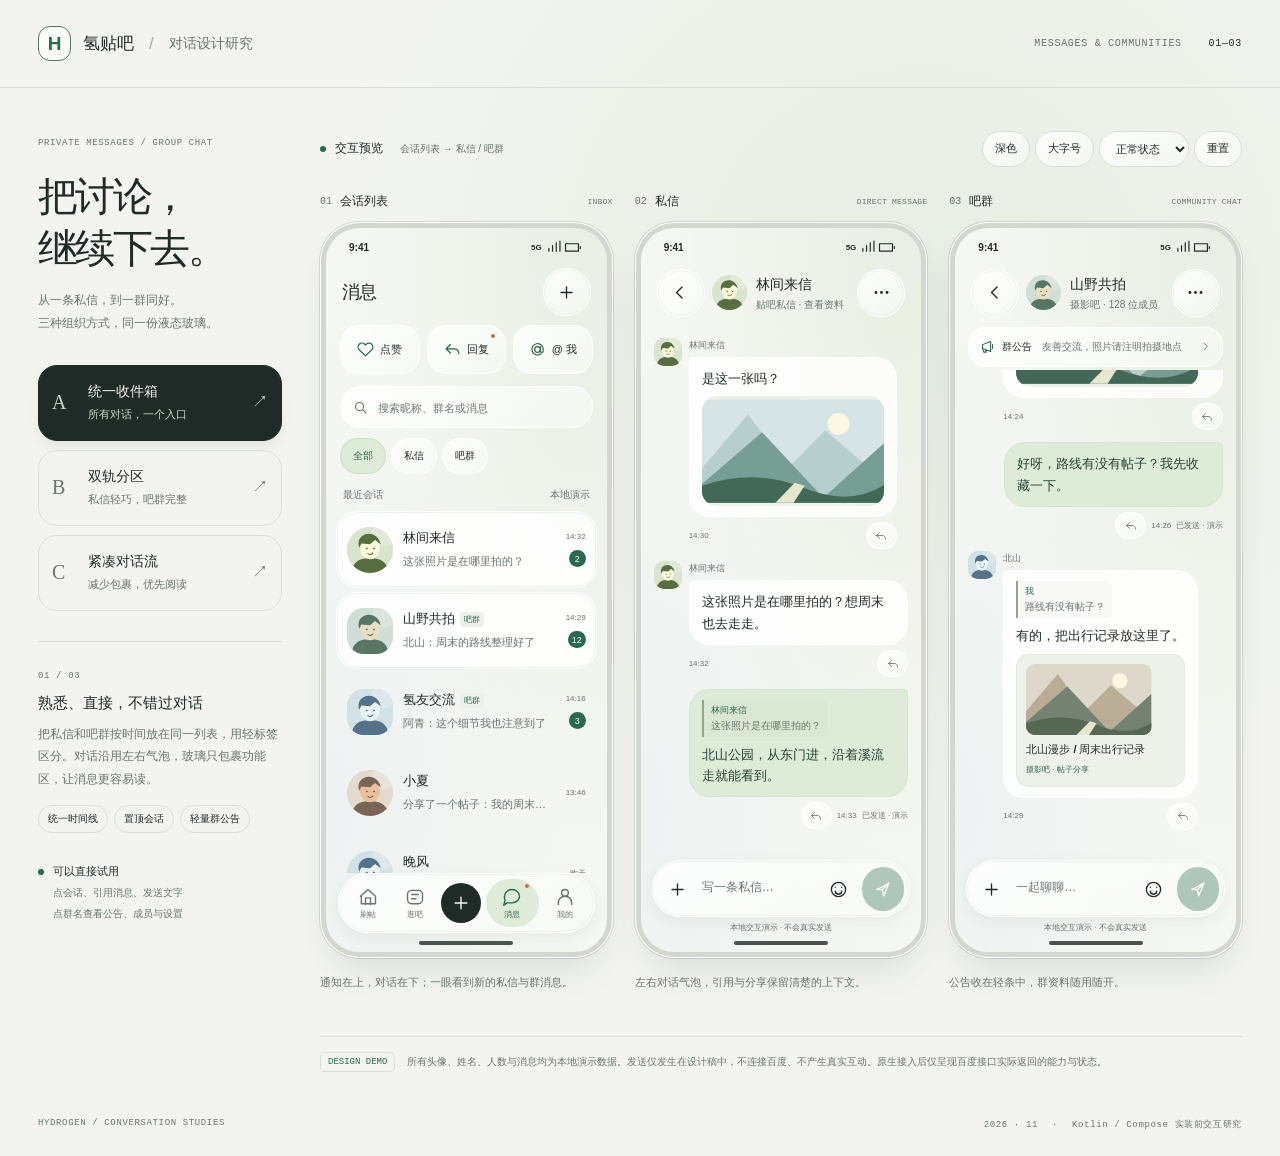
<file: design/chat-concepts/index.html>
<!doctype html>
<html lang="zh-CN">
<head>
  <meta charset="utf-8">
  <meta name="viewport" content="width=device-width, initial-scale=1, viewport-fit=cover">
  <meta name="color-scheme" content="light dark">
  <title>氢贴吧 · 私信与吧群设计稿</title>
  <link rel="stylesheet" href="style.css">
</head>
<body data-start-concept="a">
  <header class="masthead"><a href="#a" class="brand"><span class="brand-mark">H</span>氢贴吧 <span class="brand-divider">/</span><span class="brand-caption">对话设计研究</span></a><span class="edition">MESSAGES & COMMUNITIES <b>01—03</b></span></header>
  <main class="studio">
    <aside class="directions">
      <span class="eyebrow">PRIVATE MESSAGES / GROUP CHAT</span>
      <h1>把讨论，<br>继续下去。</h1>
      <p class="intro">从一条私信，到一群同好。<br>三种组织方式，同一份液态玻璃。</p>
      <nav class="concept-picker" aria-label="选择设计方案">
        <button data-concept="a" class="concept selected" aria-pressed="true"><span class="concept-index">A</span><span><strong>统一收件箱</strong><small>所有对话，一个入口</small></span><span class="arrow">↗</span></button>
        <button data-concept="b" class="concept" aria-pressed="false"><span class="concept-index">B</span><span><strong>双轨分区</strong><small>私信轻巧，吧群完整</small></span><span class="arrow">↗</span></button>
        <button data-concept="c" class="concept" aria-pressed="false"><span class="concept-index">C</span><span><strong>紧凑对话流</strong><small>减少包裹，优先阅读</small></span><span class="arrow">↗</span></button>
      </nav>
      <section class="design-note" aria-live="polite"><span id="noteIndex" class="eyebrow">01 / 03</span><h2 id="noteTitle"></h2><p id="noteBody"></p><div class="tags" id="noteTags"></div></section>
      <div class="try-note"><span class="tiny-dot"></span><p>可以直接试用<br><small>点会话、引用消息、发送文字<br>点群名查看公告、成员与设置</small></p></div>
    </aside>
    <section class="workbench" aria-label="三屏交互预览">
      <div class="preview-toolbar"><div><span class="live-dot"></span><strong>交互预览</strong><span class="desktop-hint">会话列表 → 私信 / 吧群</span></div><div class="preview-options"><button id="themeToggle" class="tool-button" aria-pressed="false">深色</button><button id="fontToggle" class="tool-button" aria-pressed="false">大字号</button><label class="state-control"><span class="sr-only">演示状态</span><select id="stateSelect" aria-label="演示状态"><option value="normal">正常状态</option><option value="empty">空列表</option><option value="error">加载失败</option></select></label><button id="reset" class="tool-button">重置</button></div></div>
      <nav class="mobile-panes" aria-label="选择预览页面"><button data-pane="inbox" aria-pressed="true">会话列表</button><button data-pane="dm" aria-pressed="false">私信对话</button><button data-pane="group" aria-pressed="false">吧群聊天</button></nav>
      <div class="screens" id="screens" data-concept="a" data-active-pane="inbox">
        <article class="screen-column" data-column="inbox"><div class="screen-label"><span>01</span>会话列表 <small>INBOX</small></div><div class="device"><section class="phone" data-phone="inbox" aria-label="会话列表设计预览"></section></div><p class="screen-caption" id="captionInbox"></p></article>
        <article class="screen-column" data-column="dm"><div class="screen-label"><span>02</span>私信 <small>DIRECT MESSAGE</small></div><div class="device"><section class="phone" data-phone="dm" aria-label="私信对话设计预览"></section></div><p class="screen-caption" id="captionDm"></p></article>
        <article class="screen-column" data-column="group"><div class="screen-label"><span>03</span>吧群 <small>COMMUNITY CHAT</small></div><div class="device"><section class="phone" data-phone="group" aria-label="吧群聊天设计预览"></section></div><p class="screen-caption" id="captionGroup"></p></article>
      </div>
      <div class="prototype-footnote"><span class="demo-label">DESIGN DEMO</span><p>所有头像、姓名、人数与消息均为本地演示数据。发送仅发生在设计稿中，不连接百度、不产生真实互动。原生接入后仅呈现百度接口实际返回的能力与状态。</p></div>
    </section>
  </main>
  <footer class="page-footer"><span>HYDROGEN / CONVERSATION STUDIES</span><span>2026 · 11 <span class="footer-dot">·</span> Kotlin / Compose 实装前交互研究</span></footer>
  <script src="app.js"></script>
</body>
</html>
</file>
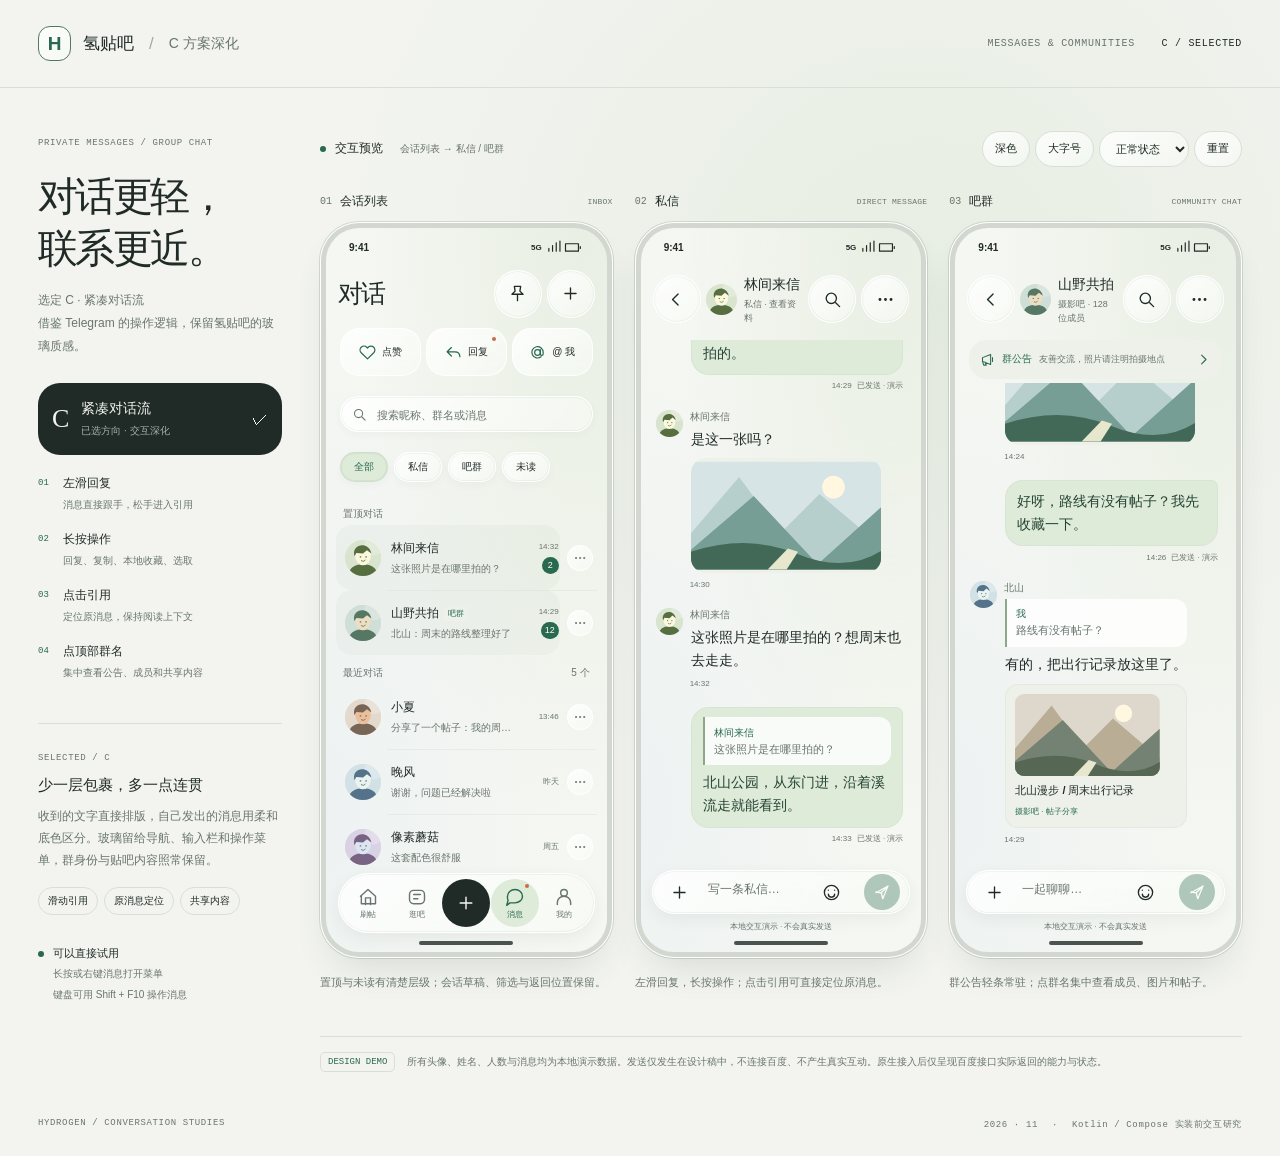
<file: design/chat-selected/index.html>
<!doctype html>
<html lang="zh-CN">
<head>
  <meta charset="utf-8">
  <meta name="viewport" content="width=device-width, initial-scale=1, viewport-fit=cover">
  <meta name="color-scheme" content="light dark">
  <title>氢贴吧 · C 方案深化</title>
  <link rel="stylesheet" href="base.css">
  <link rel="stylesheet" href="refinements.css">
</head>
<body data-start-concept="c">
  <header class="masthead"><a href="#c" class="brand"><span class="brand-mark">H</span>氢贴吧 <span class="brand-divider">/</span><span class="brand-caption">C 方案深化</span></a><span class="edition">MESSAGES & COMMUNITIES <b>C / SELECTED</b></span></header>
  <main class="studio">
    <aside class="directions">
      <span class="eyebrow">PRIVATE MESSAGES / GROUP CHAT</span>
      <h1>对话更轻，<br>联系更近。</h1>
      <p class="intro">选定 C · 紧凑对话流<br>借鉴 Telegram 的操作逻辑，保留氢贴吧的玻璃质感。</p>
      <div class="selected-direction"><span class="chosen-mark">C</span><div><strong>紧凑对话流</strong><small>已选方向 · 交互深化</small></div><span class="chosen-tick">✓</span></div>
      <ol class="interaction-guide"><li><strong>左滑回复</strong><span>消息直接跟手，松手进入引用</span></li><li><strong>长按操作</strong><span>回复、复制、本地收藏、选取</span></li><li><strong>点击引用</strong><span>定位原消息，保持阅读上下文</span></li><li><strong>点顶部群名</strong><span>集中查看公告、成员和共享内容</span></li></ol>
      <section class="design-note" aria-live="polite"><span id="noteIndex" class="eyebrow">SELECTED / C</span><h2 id="noteTitle"></h2><p id="noteBody"></p><div class="tags" id="noteTags"></div></section>
      <div class="try-note"><span class="tiny-dot"></span><p>可以直接试用<br><small>长按或右键消息打开菜单<br>键盘可用 Shift + F10 操作消息</small></p></div>
    </aside>
    <section class="workbench" aria-label="C 方案三屏交互预览">
      <div class="preview-toolbar"><div><span class="live-dot"></span><strong>交互预览</strong><span class="desktop-hint">会话列表 → 私信 / 吧群</span></div><div class="preview-options"><button id="themeToggle" class="tool-button" aria-pressed="false">深色</button><button id="fontToggle" class="tool-button" aria-pressed="false">大字号</button><label class="state-control"><span class="sr-only">演示状态</span><select id="stateSelect" aria-label="演示状态"><option value="normal">正常状态</option><option value="empty">空列表</option><option value="error">加载失败</option></select></label><button id="reset" class="tool-button">重置</button></div></div>
      <nav class="mobile-panes" aria-label="选择预览页面"><button data-pane="inbox" aria-pressed="true">会话列表</button><button data-pane="dm" aria-pressed="false">私信对话</button><button data-pane="group" aria-pressed="false">吧群聊天</button></nav>
      <div class="screens" id="screens" data-concept="c" data-active-pane="inbox">
        <article class="screen-column" data-column="inbox"><div class="screen-label"><span>01</span>会话列表 <small>INBOX</small></div><div class="device"><section class="phone" data-phone="inbox" aria-label="会话列表设计预览"></section></div><p class="screen-caption" id="captionInbox"></p></article>
        <article class="screen-column" data-column="dm"><div class="screen-label"><span>02</span>私信 <small>DIRECT MESSAGE</small></div><div class="device"><section class="phone" data-phone="dm" aria-label="私信对话设计预览"></section></div><p class="screen-caption" id="captionDm"></p></article>
        <article class="screen-column" data-column="group"><div class="screen-label"><span>03</span>吧群 <small>COMMUNITY CHAT</small></div><div class="device"><section class="phone" data-phone="group" aria-label="吧群聊天设计预览"></section></div><p class="screen-caption" id="captionGroup"></p></article>
      </div>
      <div class="prototype-footnote"><span class="demo-label">DESIGN DEMO</span><p>所有头像、姓名、人数与消息均为本地演示数据。发送仅发生在设计稿中，不连接百度、不产生真实互动。原生接入后仅呈现百度接口实际返回的能力与状态。</p></div>
    </section>
  </main>
  <footer class="page-footer"><span>HYDROGEN / CONVERSATION STUDIES</span><span>2026 · 11 <span class="footer-dot">·</span> Kotlin / Compose 实装前交互研究</span></footer>
  <script src="base.js"></script>
  <script src="refinements.js"></script>
</body>
</html>
</file>
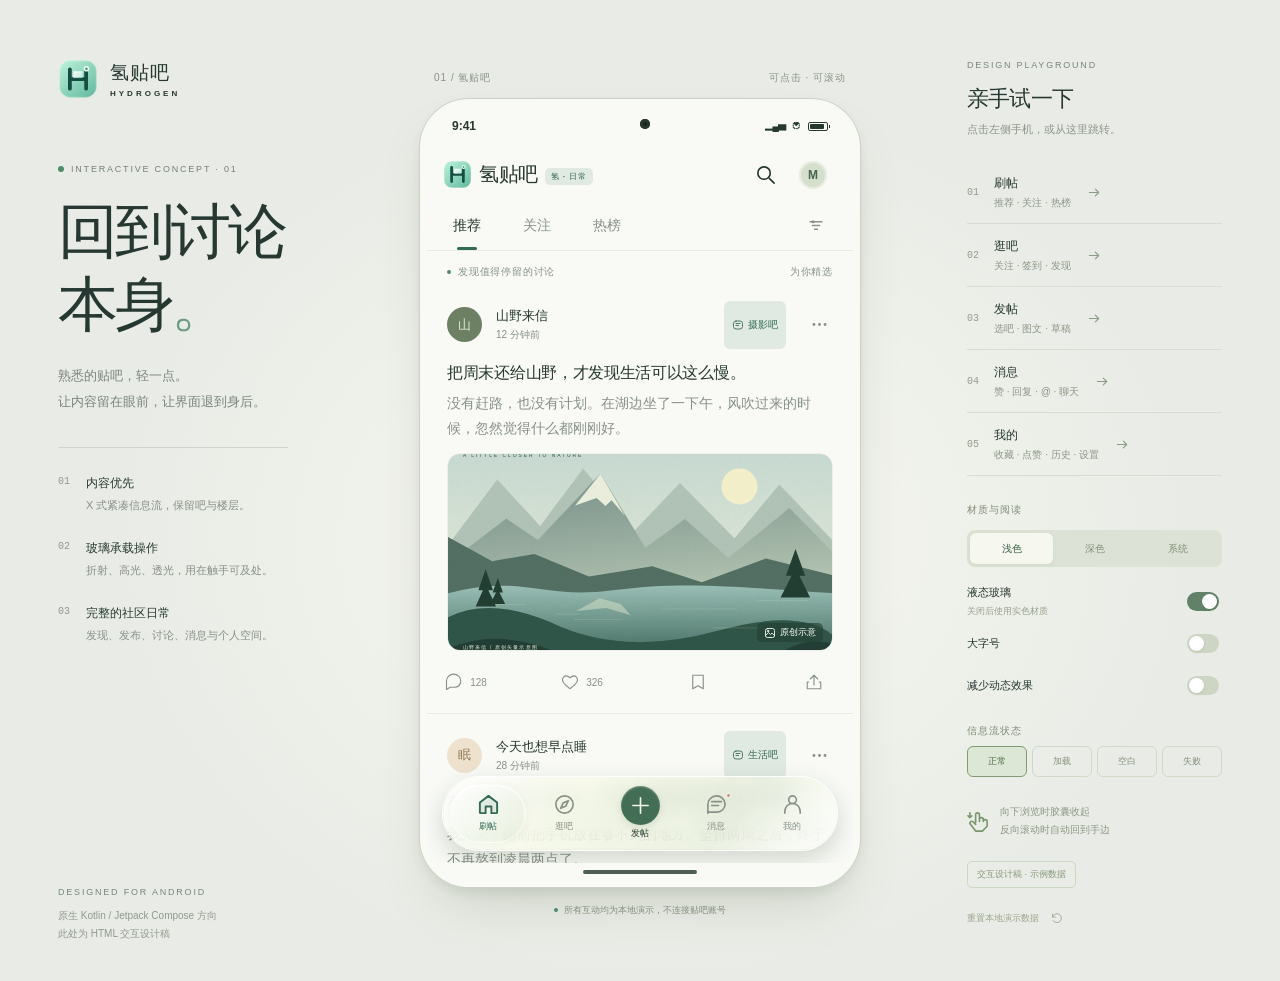
<file: design/prototype/index.html>
<!doctype html>
<html lang="zh-CN">
<head>
  <meta charset="UTF-8">
  <meta name="viewport" content="width=device-width,initial-scale=1,viewport-fit=cover,interactive-widget=resizes-content">
  <meta name="theme-color" content="#f4f6f2">
  <meta name="color-scheme" content="light dark">
  <title>氢贴吧 · Liquid Community / 交互设计稿</title>
  <link rel="icon" href="icon.svg" type="image/svg+xml">
  <link rel="stylesheet" href="style.css">
</head>
<body>
  <svg class="filter-defs" aria-hidden="true"><defs><filter id="dock-refraction" x="0" y="0" width="100%" height="100%" color-interpolation-filters="sRGB"><feImage result="lens" id="lens-map" preserveAspectRatio="none" width="100%" height="100%"/><feDisplacementMap in="SourceGraphic" in2="lens" scale="13" xChannelSelector="R" yChannelSelector="G"/></filter></defs></svg>
  <div class="studio">
    <aside class="intro">
      <a class="studio-brand" href="#" aria-label="氢贴吧设计稿首页"><img src="icon.svg" alt="" width="40" height="40"><span>氢贴吧<span class="brand-en">HYDROGEN</span></span></a>
      <div class="edition"><span class="live-dot"></span> INTERACTIVE CONCEPT · 01</div>
      <h1>回到讨论<br>本身<span class="accent">。</span></h1>
      <p class="intro-copy">熟悉的贴吧，轻一点。<br>让内容留在眼前，让界面退到身后。</p>
      <div class="intro-rule"></div>
      <div class="design-note"><span>01</span><div><strong>内容优先</strong><p>X 式紧凑信息流，保留吧与楼层。</p></div></div>
      <div class="design-note"><span>02</span><div><strong>玻璃承载操作</strong><p>折射、高光、透光，用在触手可及处。</p></div></div>
      <div class="design-note"><span>03</span><div><strong>完整的社区日常</strong><p>发现、发布、讨论、消息与个人空间。</p></div></div>
      <div class="intro-bottom"><span class="small-label">DESIGNED FOR ANDROID</span><p>原生 Kotlin / Jetpack Compose 方向<br>此处为 HTML 交互设计稿</p></div>
    </aside>

    <main class="preview-area" aria-label="氢贴吧交互预览">
      <div class="preview-caption"><span>01 / 氢贴吧</span><span>可点击 · 可滚动</span></div>
      <div class="phone" id="phone" data-theme="light">
        <div class="status-bar" aria-hidden="true"><b>9:41</b><span class="status-camera"></span><span class="status-signals">▂▄▆ <span class="wifi-mark">◔</span> <span class="battery"></span></span></div>
        <div class="app-body" id="app-body">
          <header class="app-header" id="app-header"></header>
          <div class="scroll-view" id="scroll-view" tabindex="-1"><div id="page-content"></div></div>
          <nav class="dock glass" id="dock" aria-label="主要导航">
            <div class="dock-lens" id="dock-lens" aria-hidden="true"></div>
            <button data-action="nav" data-page="feed" aria-label="刷帖"><span data-icon="home"></span><small>刷帖</small></button>
            <button data-action="nav" data-page="forums" aria-label="逛吧"><span data-icon="compass"></span><small>逛吧</small></button>
            <button class="compose-tab" data-action="compose" aria-label="发帖"><span class="compose-circle"><span data-icon="plus"></span></span><small>发帖</small></button>
            <button data-action="nav" data-page="messages" aria-label="消息"><span class="icon-badge"><span data-icon="message"></span><i id="nav-unread"></i></span><small>消息</small></button>
            <button data-action="nav" data-page="profile" aria-label="我的"><span data-icon="user"></span><small>我的</small></button>
          </nav>
          <div id="detail-bar" class="detail-bar glass" hidden></div>
          <div id="overlay-root"></div>
          <div class="toast glass" id="toast" role="status" aria-live="polite"></div>
        </div>
        <div class="home-indicator" aria-hidden="true"></div>
      </div>
      <div class="preview-foot"><span class="live-dot"></span><span>所有互动均为本地演示，不连接贴吧账号</span></div>
    </main>

    <aside class="review-panel">
      <div class="review-title"><span class="small-label">DESIGN PLAYGROUND</span><h2>亲手试一下</h2><p>点击左侧手机，或从这里跳转。</p></div>
      <div class="review-routes">
        <button data-action="nav" data-page="feed"><span class="route-no">01</span><span>刷帖<small>推荐 · 关注 · 热榜</small></span><span data-icon="arrow"></span></button>
        <button data-action="nav" data-page="forums"><span class="route-no">02</span><span>逛吧<small>关注 · 签到 · 发现</small></span><span data-icon="arrow"></span></button>
        <button data-action="compose"><span class="route-no">03</span><span>发帖<small>选吧 · 图文 · 草稿</small></span><span data-icon="arrow"></span></button>
        <button data-action="nav" data-page="messages"><span class="route-no">04</span><span>消息<small>赞 · 回复 · @ · 聊天</small></span><span data-icon="arrow"></span></button>
        <button data-action="nav" data-page="profile"><span class="route-no">05</span><span>我的<small>收藏 · 点赞 · 历史 · 设置</small></span><span data-icon="arrow"></span></button>
      </div>
      <div class="review-controls">
        <div class="control-heading">材质与阅读</div>
        <div class="segmented" aria-label="主题"><button data-action="theme" data-value="light" class="selected">浅色</button><button data-action="theme" data-value="dark">深色</button><button data-action="theme" data-value="system">系统</button></div>
        <label class="control-row"><span>液态玻璃<small>关闭后使用实色材质</small></span><input id="glass-control" data-setting="glass" type="checkbox" role="switch" checked></label>
        <label class="control-row"><span>大字号</span><input data-setting="large" type="checkbox" role="switch"></label>
        <label class="control-row"><span>减少动态效果</span><input data-setting="reduced" type="checkbox" role="switch"></label>
        <div class="control-heading state-heading">信息流状态</div>
        <div class="state-controls"><button data-action="state" data-value="normal" class="selected">正常</button><button data-action="state" data-value="loading">加载</button><button data-action="state" data-value="empty">空白</button><button data-action="state" data-value="error">失败</button></div>
      </div>
      <p class="gesture-tip"><span data-icon="gesture"></span><span>向下浏览时胶囊收起<br>反向滚动时自动回到手边</span></p>
      <div class="concept-tag">交互设计稿 · 示例数据</div>
      <button class="reset-button" data-action="reset">重置本地演示数据 <span data-icon="reset"></span></button>
    </aside>
  </div>
  <script src="app.js"></script>
</body>
</html>
</file>
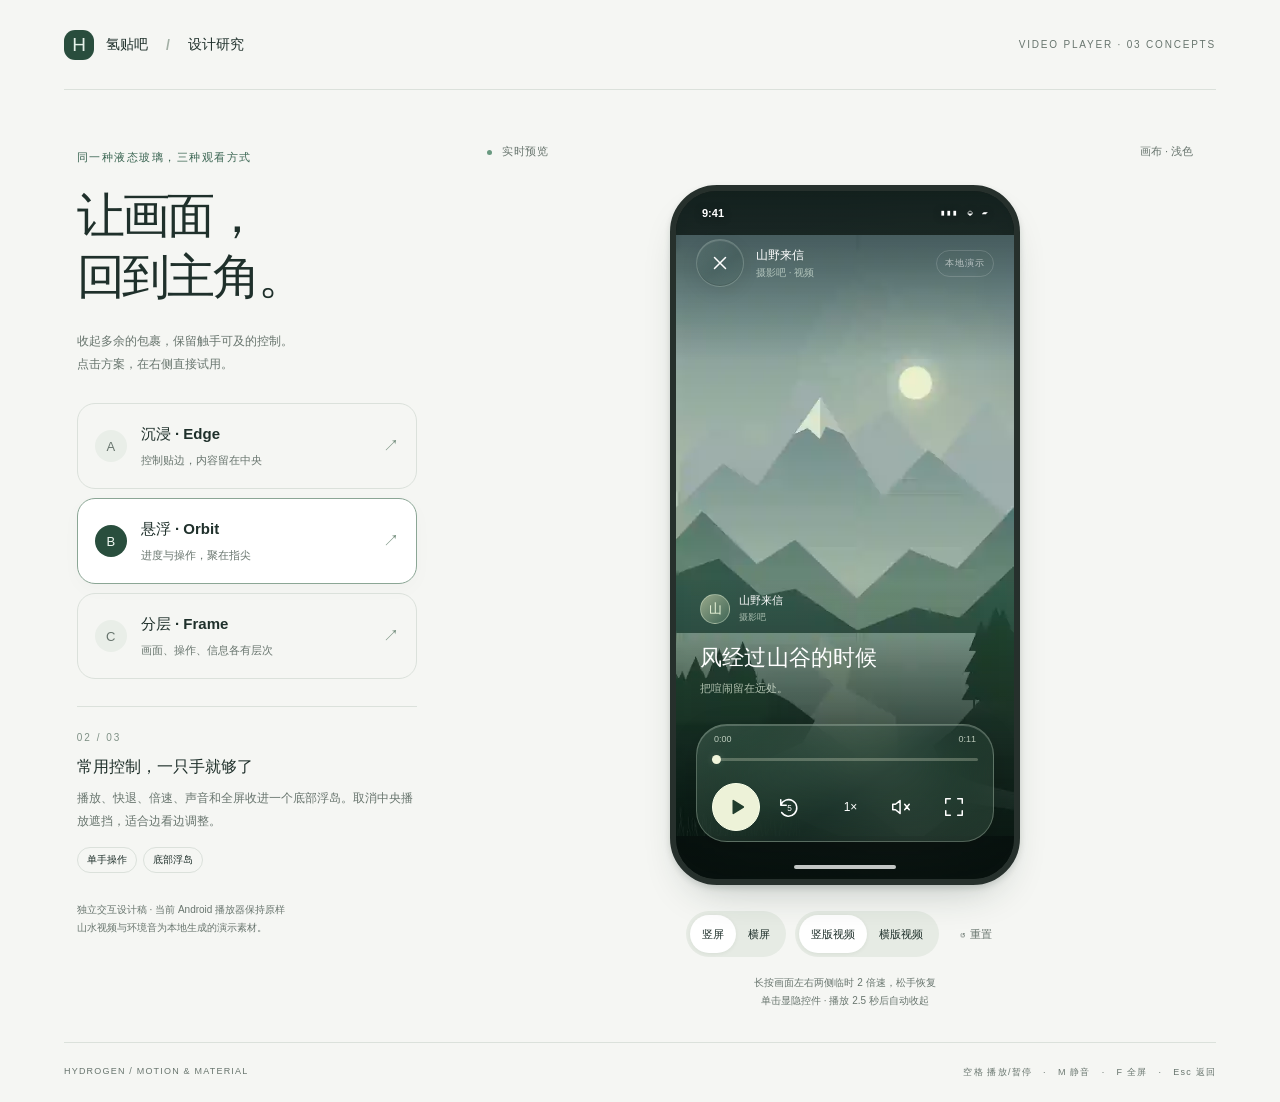
<file: design/video-player-concepts/index.html>
<!doctype html>
<html lang="zh-CN">
<head>
  <meta charset="utf-8"><meta name="viewport" content="width=device-width, initial-scale=1, viewport-fit=cover">
  <meta name="color-scheme" content="light dark">
  <title>氢贴吧 · 播放器设计研究</title>
  <link rel="stylesheet" href="style.css">
</head>
<body>
  <header class="masthead"><a href="#" class="brand" aria-label="氢贴吧播放器设计首页"><span class="brand-mark">H</span> 氢贴吧 <span class="slash">/</span> 设计研究</a><span class="edition">VIDEO PLAYER · 03 CONCEPTS</span></header>
  <main class="studio">
    <aside class="directions">
      <p class="eyebrow">同一种液态玻璃，三种观看方式</p>
      <h1>让画面，<br>回到主角。</h1>
      <p class="intro">收起多余的包裹，保留触手可及的控制。<br>点击方案，在右侧直接试用。</p>
      <nav class="concepts" aria-label="播放器设计方案">
        <button class="concept active" data-concept="a" aria-pressed="true"><span class="concept-letter">A</span><span><strong>沉浸 · Edge</strong><small>控制贴边，内容留在中央</small></span><span class="concept-arrow">↗</span></button>
        <button class="concept" data-concept="b" aria-pressed="false"><span class="concept-letter">B</span><span><strong>悬浮 · Orbit</strong><small>进度与操作，聚在指尖</small></span><span class="concept-arrow">↗</span></button>
        <button class="concept" data-concept="c" aria-pressed="false"><span class="concept-letter">C</span><span><strong>分层 · Frame</strong><small>画面、操作、信息各有层次</small></span><span class="concept-arrow">↗</span></button>
      </nav>
      <section class="design-note" aria-live="polite"><span class="note-index">01 / 03</span><h2 id="noteTitle">更接近 X 的轻量沉浸</h2><p id="noteBody">细进度线贴近底边；倍速、静音与全屏各自成组。玻璃只承托按钮，画面不被大块面板遮挡。</p><div class="tags" id="tags"><span>画面优先</span><span>轻量玻璃</span></div></section>
      <p class="scope">独立交互设计稿 · 当前 Android 播放器保持原样<br>山水视频与环境音为本地生成的演示素材。</p>
    </aside>
    <section class="preview-area" aria-label="交互预览">
      <div class="preview-heading"><span><i></i> 实时预览</span><button id="themeToggle" class="text-button" aria-pressed="false">画布 · 浅色</button></div>
      <div class="device-wrap">
        <div class="device" id="device" data-concept="a" data-layout="portrait" data-source="portrait">
          <div class="player" id="player" tabindex="0" role="region" aria-label="视频播放器，空格播放或暂停，左右键快退快进，Esc 退出">
            <div class="ambience" aria-hidden="true"></div>
            <div class="media-window"><video id="video" src="assets/portrait.webm" poster="assets/portrait.jpg" playsinline muted preload="auto"></video></div>
            <div class="shade top-shade" aria-hidden="true"></div><div class="shade bottom-shade" aria-hidden="true"></div>
            <button class="picture-tap" id="pictureTap" aria-label="隐藏播放控件" tabindex="-1"></button>
            <div class="status-bar" aria-hidden="true"><b>9:41</b><span>▮▮▮ &nbsp; ◒ &nbsp; ▰</span></div>
            <div class="controls top-controls"><button class="glass icon-button" data-action="close" aria-label="关闭视频" data-icon="close"></button><div class="top-label"><span>山野来信</span><small>摄影吧 · 视频</small></div><span class="media-label">本地演示</span></div>
            <div class="controls title-block"><div class="author"><span class="avatar">山</span><span>山野来信<small>摄影吧</small></span></div><h2>风经过山谷的时候</h2><p>把喧闹留在远处。</p></div>
            <button class="controls glass center-play icon-button" data-action="play" aria-label="播放" data-icon="play"></button>
            <div class="controls transport" id="transport">
              <div class="timeline"><div class="time-row"><span class="current-time">0:00</span><span class="duration">0:12</span></div><input id="seek" class="seek" type="range" min="0" max="12" step="0.01" value="0" aria-label="视频播放进度"><output id="seekPreview" class="seek-preview">0:00</output></div>
              <div class="command-row"><button class="glass icon-button dock-play" data-action="play" aria-label="播放" data-icon="play"></button><button class="glass icon-button skip-back" data-action="back" aria-label="后退 5 秒" data-icon="back"></button><div class="compact-time"><span class="current-time">0:00</span><span> / </span><span class="duration">0:12</span></div><span class="command-space"></span><button class="glass speed-button" id="speedButton" popovertarget="speedMenu" aria-label="播放倍速">1×</button><button class="glass icon-button" data-action="mute" aria-label="开启声音" aria-pressed="true" data-icon="muted"></button><button class="glass icon-button" data-action="fullscreen" aria-label="全屏播放" data-icon="fullscreen"></button></div>
            </div>
            <div class="controls frame-caption"><span>摄影吧</span><strong>风经过山谷的时候</strong><p>山野来信 · 把喧闹留在远处。</p></div>
            <div class="home-indicator" aria-hidden="true"></div>
            <div class="speed-menu" id="speedMenu" popover="auto" aria-label="选择播放倍速"><p>播放速度</p><div class="speed-options"><button data-speed="0.5">0.5×</button><button data-speed="1" aria-pressed="true">1×</button><button data-speed="1.25">1.25×</button><button data-speed="1.5">1.5×</button><button data-speed="2">2×</button></div></div>
            <div class="error-panel glass" id="errorPanel" hidden><strong>视频未能加载</strong><p>请将整个设计稿文件夹保留在一起。</p><button data-action="retry">重新加载</button></div>
            <div class="closed-panel" id="closedPanel" hidden><span class="closed-icon">H</span><h2>回到帖子</h2><p>风经过山谷的时候</p><button class="glass" data-action="reopen">重新打开视频</button><small>设计稿中的关闭状态</small></div>
            <output class="feedback glass" id="feedback" aria-live="polite"></output>
            <output class="hold-indicator glass" id="holdIndicator" aria-live="polite" hidden>⏩ 2× 倍速播放</output>
          </div>
        </div>
      </div>
      <div class="review-tools"><div class="segment" aria-label="设备方向"><button data-layout="portrait" class="selected" aria-pressed="true">竖屏</button><button data-layout="landscape" aria-pressed="false">横屏</button></div><div class="segment" aria-label="视频比例"><button data-source="portrait" class="selected" aria-pressed="true">竖版视频</button><button data-source="landscape" aria-pressed="false">横版视频</button></div><button id="reset" class="reset-button" aria-label="重置播放">↺ 重置</button></div>
      <p class="interaction-hint">长按画面左右两侧临时 2 倍速，松手恢复<br>单击显隐控件 · 播放 2.5 秒后自动收起</p>
    </section>
  </main>
  <footer class="page-footer"><span>HYDROGEN / MOTION & MATERIAL</span><span>空格 播放/暂停 &nbsp; · &nbsp; M 静音 &nbsp; · &nbsp; F 全屏 &nbsp; · &nbsp; Esc 返回</span></footer>
  <script src="app.js"></script>
</body></html>
</file>
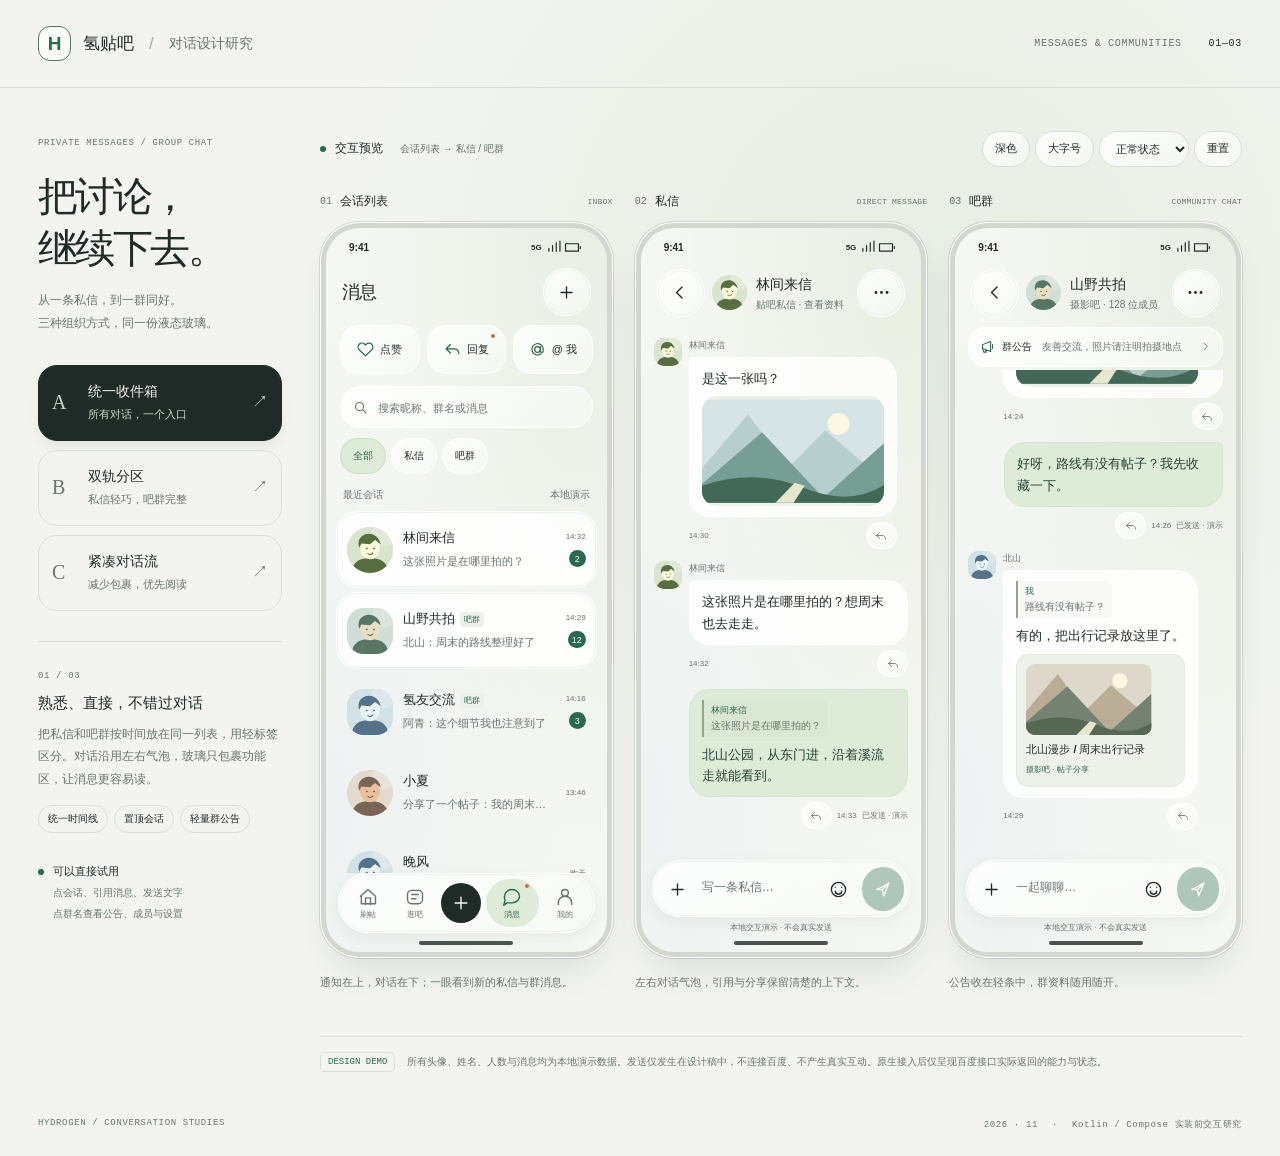
<file: design/chat-concepts/方案A-统一收件箱.html>
<!doctype html>
<html lang="zh-CN">
<head>
  <meta charset="utf-8">
  <meta name="viewport" content="width=device-width, initial-scale=1, viewport-fit=cover">
  <meta name="color-scheme" content="light dark">
  <title>氢贴吧 · 私信与吧群设计稿</title>
  <style>
@charset "UTF-8";
:root{color-scheme:light;--studio:#f3f4f0;--ink:#202b27;--muted:#69756e;--line:#d9dfd8;--accent:#28694f;--screen:#f5f7f2;--paper:#fff;--surface:#edf1e9;--bubble:rgba(255,255,255,.82);--out:#deebd8;--out-ink:#254335;--glass:linear-gradient(140deg,rgba(255,255,255,.86),rgba(247,251,245,.6));--glass-edge:rgba(255,255,255,.95);--shade:0 10px 26px #253a2920;--ease-out:cubic-bezier(.23,1,.32,1);font-family:"Segoe UI","Microsoft YaHei UI","PingFang SC",sans-serif;font-synthesis:none}
*{box-sizing:border-box}html{overscroll-behavior:none}body{margin:0;background:radial-gradient(ellipse at 72% 24%,#e7eee3 0,transparent 46%),var(--studio);color:var(--ink);min-width:320px}button,input,textarea,select{font:inherit;color:inherit}button,a,select{-webkit-tap-highlight-color:transparent;touch-action:manipulation}button,a[role=button]{user-select:none;-webkit-user-select:none;-webkit-touch-callout:none}button{cursor:pointer;border:0;background:none}button:disabled{cursor:default;opacity:.4}button:focus-visible,a:focus-visible,input:focus-visible,textarea:focus-visible,select:focus-visible{outline:2px solid var(--accent);outline-offset:3px}button{transition:transform 120ms var(--ease-out),background-color 120ms var(--ease-out)}button:active:not(:disabled){transform:scale(.97)}a{color:inherit;text-decoration:none}svg{width:22px;height:22px;display:block;flex:none;fill:none;stroke:currentColor;stroke-width:1.7;stroke-linecap:round;stroke-linejoin:round}h1,h2,h3,p{margin:0}button[hidden],[hidden]{display:none!important}.sr-only{position:absolute;width:1px;height:1px;overflow:hidden;clip-path:inset(50%)}
.masthead{height:88px;max-width:1720px;padding:0 38px;margin:auto;display:flex;align-items:center;justify-content:space-between;border-bottom:1px solid var(--line)}.brand{display:flex;gap:12px;align-items:center;font-weight:650;font-size:17px}.brand-mark{display:grid;place-items:center;width:33px;height:35px;border:1px solid #547762;border-radius:12px;font-size:19px;color:var(--accent);background:var(--glass)}.brand-divider{font-weight:300;color:#a2aaa4;margin:0 3px}.brand-caption{font-size:14px;font-weight:450;color:var(--muted)}.edition,.eyebrow,.page-footer,.screen-label small{font-family:Consolas,"SFMono-Regular",monospace;letter-spacing:.07em}.edition{font-size:10px;color:var(--muted)}.edition b{margin-left:20px;font-weight:500;color:var(--ink)}.studio{max-width:1720px;margin:auto;display:grid;grid-template-columns:244px minmax(0,1fr);gap:38px;padding:38px 38px 26px}.directions{padding-top:5px}.eyebrow{font-size:9px;line-height:1.7;color:var(--muted)}h1{font-size:40px;letter-spacing:-.065em;line-height:1.3;font-weight:600;margin:19px 0 15px}.intro{font-size:12px;color:var(--muted);line-height:1.9}.concept-picker{display:grid;gap:9px;margin:30px 0}.concept{width:100%;padding:16px 13px;display:flex;align-items:center;gap:13px;border:1px solid var(--line);border-radius:19px;text-align:left;min-height:76px}.concept-index{font:20px Georgia,serif;width:23px;color:var(--muted)}.concept strong{font-size:14px;font-weight:600;display:block}.concept small{display:block;font-size:11px;color:var(--muted);margin-top:6px}.concept .arrow{margin-left:auto;font-size:16px;color:var(--muted)}.concept.selected{background:var(--ink);border-color:var(--ink);color:var(--studio);box-shadow:0 6px 12px #142c1510}.concept.selected small,.concept.selected .concept-index,.concept.selected .arrow{color:#cad7c9}.design-note{border-top:1px solid var(--line);padding-top:22px}.design-note h2{font-size:15px;font-weight:600;margin:10px 0}.design-note p{font-size:12px;line-height:1.85;color:var(--muted)}.tags{display:flex;gap:6px;flex-wrap:wrap;margin-top:15px}.tags span{font-size:10px;padding:6px 9px;border:1px solid var(--line);border-radius:20px}.try-note{margin-top:28px;display:flex;gap:9px;align-items:start;font-size:11px;line-height:1.9}.try-note small{font-size:10px;color:var(--muted)}.tiny-dot,.live-dot{width:6px;height:6px;border-radius:50%;background:var(--accent);flex:none}.tiny-dot{margin-top:8px}.workbench{min-width:0}.preview-toolbar{min-height:45px;display:flex;align-items:center;justify-content:space-between;gap:12px;margin-bottom:22px;font-size:12px}.preview-toolbar>div{display:flex;align-items:center;gap:9px}.preview-toolbar strong{font-weight:550}.desktop-hint{font-size:10px;color:var(--muted);margin-left:8px}.preview-options{gap:5px!important}.tool-button,.state-control select{border:1px solid var(--line);border-radius:20px;min-height:36px;padding:0 12px;font-size:11px;background:var(--glass)}.tool-button[aria-pressed=true]{background:var(--out);color:var(--accent);border-color:#aec9b7}.state-control select{max-width:106px;cursor:pointer}.screens{display:grid;grid-template-columns:repeat(3,minmax(0,1fr));gap:22px}.screen-column{min-width:0}.screen-label{font-size:12px;display:flex;gap:8px;align-items:center;margin-bottom:12px}.screen-label>span{font-family:Consolas,monospace;font-size:10px;color:var(--muted)}.screen-label small{margin-left:auto;color:var(--muted);font-size:8px;letter-spacing:.03em}.device{background:#d2d8d0;padding:6px;border-radius:39px;box-shadow:0 20px 38px -15px #2e453b29,0 0 0 1px #50624d30,inset 0 0 0 1px #fff;max-width:382px;margin:auto}.phone{position:relative;background:var(--screen);height:724px;border-radius:33px;overflow:hidden;display:flex;flex-direction:column;font-size:13px;isolation:isolate;--ui-font:13px;--ui-title:18px}.phone:before{content:"";position:absolute;inset:0;z-index:-1;pointer-events:none;background:radial-gradient(ellipse at 90% 0%,#cdddc34f,transparent 60%),radial-gradient(ellipse at 0% 80%,#dce6f34d,transparent 60%)}.screen-caption{font-size:11px;color:var(--muted);line-height:1.8;max-width:355px;margin:15px auto 0;min-height:39px}.prototype-footnote{display:flex;align-items:start;gap:12px;border-top:1px solid var(--line);margin-top:24px;padding-top:15px;color:var(--muted);font-size:10px;line-height:1.9}.demo-label{white-space:nowrap;font:9px Consolas,monospace;border:1px solid var(--line);padding:4px 7px;border-radius:5px;color:var(--accent)}.page-footer{max-width:1720px;margin:auto;padding:20px 38px 25px;display:flex;justify-content:space-between;font-size:9px;color:var(--muted);gap:20px}.footer-dot{margin:0 8px}.mobile-panes{display:none}
/* Shared phone material. Blur belongs to floating controls, not each message. */
.glass{background:var(--glass);border:1px solid var(--glass-edge);box-shadow:inset 0 0 0 1px #68816a15,0 5px 16px #293c3210;backdrop-filter:blur(18px) saturate(1.25);-webkit-backdrop-filter:blur(18px) saturate(1.25)}.status{height:32px;flex:none;display:flex;justify-content:space-between;align-items:center;padding:8px 23px 2px;font-size:10px;font-weight:650}.status svg{width:37px;height:14px;stroke-width:1.3}.status-right{display:flex;gap:5px;align-items:center;font-size:8px}.home-indicator{height:4px;width:94px;border-radius:8px;background:var(--ink);opacity:.8;margin:8px auto 7px;flex:none}.phone-header{padding:8px 16px 9px;display:flex;align-items:center;gap:7px;min-height:59px;flex:none}.phone-header h2{font-size:var(--ui-title);font-weight:650;letter-spacing:-.04em}.header-spacer{flex:1}.icon-button{width:48px;height:48px;display:grid;place-items:center;flex:none;position:relative;border-radius:50%;background:var(--glass);border:1px solid var(--glass-edge);box-shadow:inset 0 0 0 1px #6e866817}.icon-button svg{width:19px;height:19px}.small-action{display:grid;place-items:center;min-width:48px;min-height:48px;border-radius:25px;background:var(--glass);border:1px solid var(--glass-edge);font-size:11px;flex:none}.back-button{margin-left:-6px}.chat-heading{min-width:0;flex:1;text-align:left;padding:5px 2px;min-height:48px}.chat-heading strong{font-size:calc(var(--ui-font) + 1px);display:block;white-space:nowrap;text-overflow:ellipsis;overflow:hidden;line-height:1.7}.chat-heading small{color:var(--muted);font-size:10px;display:block;line-height:1.6}.chat-avatar{width:35px;height:35px;border-radius:50%;overflow:hidden;flex:none}.avatar{display:block;width:46px;height:46px;flex:none;border-radius:17px;overflow:hidden;background:var(--surface);box-shadow:inset 0 0 0 1px #193d2310}.avatar svg,.chat-avatar svg{width:100%;height:100%;stroke:none}.avatar.round{border-radius:50%}.avatar.small{width:29px;height:29px;border-radius:10px}.avatar.large{width:62px;height:62px;border-radius:22px}.avatar-stack{display:flex;padding-left:4px;flex:none}.avatar-stack .avatar{width:23px;height:23px;border:2px solid var(--paper);border-radius:50%;margin-left:-4px}.scroll-area{min-height:0;overflow:auto;overscroll-behavior:contain;scrollbar-width:none;flex:1;padding-bottom:14px}.scroll-area::-webkit-scrollbar{display:none}.notice-row{display:grid;grid-template-columns:repeat(3,1fr);gap:7px;margin:0 14px 10px}.notice-tile{display:flex;align-items:center;justify-content:center;gap:6px;min-height:49px;border-radius:19px;background:var(--glass);border:1px solid var(--glass-edge);font-size:11px;position:relative}.notice-tile svg{width:17px;height:17px;color:var(--accent)}.notice-tile .dot{position:absolute;right:10px;top:8px;width:4px;height:4px;border-radius:50%;background:#ca6b48}.search-field{margin:2px 14px 10px;display:flex;align-items:center;gap:8px;background:var(--glass);border:1px solid var(--glass-edge);border-radius:25px;min-height:42px;padding:0 12px}.search-field svg{width:15px;height:15px;color:var(--muted)}.search-field input{background:none;border:0;outline:0;width:100%;min-width:0;font-size:16px;line-height:1.5}.search-field input::placeholder{font-size:11px;color:var(--muted)}.filter-row{display:flex;gap:5px;padding:0 14px 10px;flex-wrap:wrap}.filter-chip{font-size:10px;min-height:36px;padding:0 12px;border-radius:20px;background:var(--glass);border:1px solid var(--glass-edge)}.filter-chip.active{background:var(--out);color:var(--accent);border-color:#a6c2a54d;font-weight:600}.section-heading{padding:4px 17px 5px;display:flex;justify-content:space-between;color:var(--muted);font-size:10px}.section-heading button{font-size:10px;color:var(--accent);min-height:30px}.conversation{position:relative;display:flex;align-items:center;width:calc(100% - 20px);margin:4px 10px;padding:11px 10px;gap:10px;border:1px solid transparent;border-radius:22px;text-align:left;min-height:77px}.conversation.pinned{background:var(--bubble);border-color:var(--glass-edge)}.conversation.selected{box-shadow:inset 0 0 0 1px #2f785b18}.conversation-body{min-width:0;flex:1}.conversation-title{display:flex;gap:5px;align-items:center;min-width:0}.conversation-title strong{font-size:var(--ui-font);font-weight:600;white-space:nowrap;overflow:hidden;text-overflow:ellipsis}.conversation-title .group-tag{font-size:8px;background:var(--surface);border-radius:4px;padding:2px 4px;color:var(--accent);white-space:nowrap;flex:none}.conversation-preview{font-size:11px;color:var(--muted);margin-top:6px;line-height:1.5;white-space:nowrap;text-overflow:ellipsis;overflow:hidden}.conversation-right{align-self:stretch;display:flex;align-items:end;justify-content:center;flex-direction:column;gap:9px;flex:none;min-width:28px}.conversation-time{font-size:8px;color:var(--muted);font-variant-numeric:tabular-nums}.unread{min-width:17px;height:17px;background:var(--accent);color:#fff;border-radius:20px;font-size:9px;display:grid;place-items:center;padding:0 4px}.pin-mark svg{width:11px;height:11px;color:var(--muted)}.request-entry{display:flex;align-items:center;gap:10px;margin:11px 14px 2px;padding:11px 12px;background:var(--glass);border:1px solid var(--glass-edge);border-radius:20px;text-align:left;width:calc(100% - 28px);min-height:58px}.request-entry>svg{color:var(--muted);width:20px;height:20px}.request-entry strong{font-size:11px;display:block}.request-entry small{font-size:9px;color:var(--muted);display:block;margin-top:3px}.request-entry .unread{margin-left:auto;background:var(--surface);color:var(--muted)}.bottom-nav{margin:0 12px 0;padding:5px;display:flex;align-items:center;justify-content:space-around;border-radius:36px;flex:none}.bottom-nav button{min-width:42px;min-height:48px;font-size:8px;color:var(--muted);border-radius:29px;display:flex;align-items:center;justify-content:center;flex-direction:column;gap:2px;position:relative}.bottom-nav svg{width:20px;height:20px}.bottom-nav button.active{background:var(--out);color:var(--accent);min-width:53px}.bottom-nav .nav-plus{width:40px;min-width:40px;height:40px;min-height:40px;background:var(--ink);color:var(--screen);border-radius:50%}.bottom-nav .nav-dot{width:4px;height:4px;border-radius:50%;background:#ca6b48;position:absolute;top:5px;right:10px}.bubble-count{font-size:10px;padding:4px 8px;background:var(--out);color:var(--accent);border-radius:20px}
/* Conversations */
.chat-content{display:flex;flex-direction:column;gap:12px;padding:9px 13px 16px}.day-stamp{text-align:center;font-size:9px;color:var(--muted);padding:7px 0 2px;letter-spacing:.01em}.earlier-button{font-size:10px;color:var(--muted);display:block;margin:auto;border:1px solid var(--line);border-radius:20px;min-height:33px;padding:0 13px;background:var(--bubble)}.message{display:flex;gap:7px;align-items:flex-start;position:relative;min-width:0}.message .avatar{width:28px;height:28px;border-radius:10px}.message-body{max-width:calc(100% - 35px);min-width:0}.message-name{font-size:9px;color:var(--muted);display:flex;gap:5px;align-items:center;margin:1px 0 5px}.role-tag{font-size:7px;line-height:1.4;padding:1px 4px;background:#e5dfc9;color:#716338;border-radius:4px}.message-bubble{padding:10px 12px;background:var(--bubble);border:1px solid var(--glass-edge);border-radius:5px 21px 21px 21px;font-size:var(--ui-font);line-height:1.65;overflow-wrap:anywhere;position:relative;min-width:0}.message.me{justify-content:flex-end}.message.me .message-body{max-width:86%}.message.me .message-bubble{background:var(--out);color:var(--out-ink);border-color:#71995b12;border-radius:21px 5px 21px 21px}.message-time{font-size:8px;color:var(--muted);margin-top:5px;display:flex;align-items:center;gap:5px;line-height:1.5}.message.me .message-time{justify-content:end}.reply-action{margin-left:auto;display:grid;place-items:center;width:31px;height:27px;flex:none;color:var(--muted);border-radius:20px;background:var(--glass);border:1px solid var(--glass-edge)}.reply-action svg{width:12px;height:12px}.message.me .reply-action{margin-left:0;order:-1}.reply-quote{font-size:10px;line-height:1.6;border-left:2px solid #8ea78c;padding:3px 7px;margin-bottom:7px;color:var(--muted);background:#60755108;border-radius:0 6px 6px 0;display:block;max-width:100%;text-align:left}.reply-quote strong{display:block;font-size:9px;color:var(--accent);font-weight:550}.reply-quote span{display:-webkit-box;-webkit-line-clamp:2;-webkit-box-orient:vertical;overflow:hidden;overflow-wrap:anywhere}.post-share{display:flex;flex-direction:column;gap:6px;min-width:0;background:var(--surface);border-radius:13px;padding:9px;text-align:left;width:100%;border:1px solid #779b7e15}.post-share small{font-size:8px;color:var(--accent)}.post-share strong{font-size:11px;line-height:1.5;font-weight:550}.post-share p{font-size:9px;color:var(--muted);line-height:1.5}.post-share .post-cover{height:71px;overflow:hidden;border-radius:9px}.post-cover svg{width:100%;height:100%;stroke:none}.picture-message{padding:5px;overflow:hidden;max-width:182px}.picture-message button{width:100%;display:block;padding:0;border-radius:16px;overflow:hidden}.picture-message svg{width:100%;height:auto;aspect-ratio:1.65;stroke:none}.announcement{display:flex;gap:7px;align-items:center;text-align:left;margin:0 13px 3px;padding:8px 11px;background:var(--glass);border:1px solid var(--glass-edge);border-radius:18px;min-height:40px;flex:none;width:calc(100% - 26px)}.announcement svg{color:var(--accent);width:15px;height:15px}.announcement span{font-size:10px;line-height:1.5;color:var(--muted);overflow:hidden;white-space:nowrap;text-overflow:ellipsis;flex:1;min-width:0}.announcement b{font-weight:550;color:var(--ink)}.announcement .chevron{width:11px;height:11px}.unread-divider{display:flex;align-items:center;gap:10px;font-size:9px;color:var(--accent);margin:2px 0}.unread-divider:before,.unread-divider:after{content:"";height:1px;flex:1;background:#5d8b652b}.composer-wrap{padding:0 11px 0;flex:none}.composer{padding:5px;display:flex;align-items:end;gap:4px;border-radius:29px;min-height:57px}.composer>.icon-button{width:39px;height:44px;min-width:39px;border:0;background:none;box-shadow:none}.composer textarea{flex:1;width:0;min-width:0;resize:none;background:none;outline:0;border:0;font-size:16px;line-height:1.5;max-height:94px;min-height:42px;padding:9px 1px;scrollbar-width:none}.composer textarea::placeholder{color:var(--muted);font-size:12px}.send-button{min-width:42px;height:44px;flex:none;background:var(--accent);color:#fff;border-radius:24px;display:grid;place-items:center}.send-button svg{width:18px;height:18px}.send-button:disabled{opacity:.35}.composer-quote{background:var(--bubble);border:1px solid var(--glass-edge);border-radius:18px;padding:8px 9px;margin-bottom:5px;display:flex;gap:5px;align-items:center}.composer-quote>div{min-width:0;flex:1;font-size:10px;line-height:1.5}.composer-quote strong{color:var(--accent);font-size:9px;display:block}.composer-quote p{white-space:nowrap;overflow:hidden;text-overflow:ellipsis}.composer-quote button{min-width:35px;height:35px;display:grid;place-items:center;border-radius:50%;background:var(--surface)}.composer-quote svg{width:14px;height:14px}.composer-fineprint{text-align:center;font-size:8px;color:var(--muted);padding:5px 0 0}.send-failed{color:#ba5439}.retry-send{font-size:9px;min-height:28px;padding:0 9px;color:#a84932;background:#e8b9a322;border:1px solid #c984702a;border-radius:20px}.error-banner{display:flex;align-items:center;gap:6px;font-size:10px;color:#a94c34;background:#e4b8a01c;border:1px solid #b9715920;border-radius:17px;padding:6px 10px;margin:0 14px 7px;flex:none}.error-banner span{flex:1;line-height:1.6}.error-banner button{min-height:34px;padding:0 8px;border-radius:20px;background:var(--paper);font-size:10px}.empty-state{padding:58px 23px 40px;text-align:center;color:var(--muted)}.empty-state .empty-icon{display:grid;place-items:center;width:60px;height:60px;border:1px solid var(--glass-edge);background:var(--glass);border-radius:24px;margin:0 auto 17px;color:var(--accent)}.empty-state h3{font-size:14px;color:var(--ink);font-weight:550;margin-bottom:9px}.empty-state p{font-size:11px;line-height:1.8}.empty-state button{background:var(--out);color:var(--accent);font-size:11px;border-radius:22px;min-height:42px;padding:0 17px;margin-top:20px}
/* B: separate tracks and a layered composer */
[data-concept=b] .phone-header{padding-bottom:8px}.track-tabs{display:flex;margin:0 14px 11px;padding:4px;gap:4px;border-radius:23px;flex:none;background:var(--surface);border:1px solid #7c968514}.track-tabs button{flex:1;font-size:12px;min-height:39px;border-radius:20px;color:var(--muted)}.track-tabs button.active{background:var(--paper);color:var(--accent);box-shadow:0 3px 9px #294b2d0d;font-weight:600}.people-rail{display:flex;gap:15px;margin:0 15px 11px;padding:10px 12px;border-radius:23px;overflow:auto;scrollbar-width:none;background:var(--bubble);border:1px solid var(--glass-edge)}.people-rail button{display:flex;flex-direction:column;align-items:center;gap:5px;min-width:45px;font-size:8px;color:var(--muted);padding:0}.people-rail .avatar{width:38px;height:38px;border-radius:50%}.forum-label{display:flex;align-items:center;gap:6px;margin:8px 17px 7px;font-size:10px;color:var(--muted)}.forum-label .avatar{width:19px;height:19px;border-radius:7px}.room-card{display:flex;gap:9px;width:calc(100% - 28px);margin:6px 14px;padding:13px 10px;border-radius:23px;background:var(--bubble);border:1px solid var(--glass-edge);text-align:left;min-height:82px}.room-card .conversation-body{align-self:center}.room-card .conversation-right{align-self:auto}.room-card .conversation-preview{font-size:10px}.group-hero{margin:0 13px 10px;flex:none;padding:11px 12px;border-radius:24px;display:flex;gap:9px;align-items:center;background:var(--bubble);border:1px solid var(--glass-edge)}.group-hero .avatar{width:42px;height:42px}.group-hero h3{font-size:14px;line-height:1.6;white-space:nowrap;overflow:hidden;text-overflow:ellipsis}.group-hero p{font-size:9px;color:var(--muted);line-height:1.8}.group-hero .hero-copy{min-width:0;flex:1}.group-hero>button{min-width:34px;min-height:42px;border-radius:22px;background:var(--glass);display:grid;place-items:center}.group-hero>button svg{width:15px;height:15px}.group-tabs{display:flex;gap:5px;padding:0 14px 9px;flex:none}.group-tabs button{font-size:10px;min-height:34px;padding:0 12px;border-radius:20px;background:var(--glass);border:1px solid var(--glass-edge)}.group-tabs button.active{background:var(--out);color:var(--accent)}[data-concept=b] .composer{border-radius:25px;display:block;padding:8px 10px 5px}[data-concept=b] .composer textarea{width:100%;min-height:39px;display:block;padding:5px 3px}[data-concept=b] .composer-tools{display:flex;gap:2px;align-items:center;border-top:1px solid #71866e16;padding-top:3px}[data-concept=b] .composer-tools .icon-button{width:36px;height:37px;min-width:36px;border:0;box-shadow:none;background:none}[data-concept=b] .composer-tools .send-button{margin-left:auto;height:36px;min-width:48px;font-size:10px;display:flex;justify-content:center;gap:4px;padding:0 10px}[data-concept=b] .composer-tools .send-button svg{width:12px;height:12px}[data-concept=b] .composer-fineprint{display:none}[data-concept=b] .chat-content{gap:10px}[data-concept=b] .message-bubble{box-shadow:0 2px 8px #2f4e2a04;border-radius:17px}[data-concept=b] .message.me .message-bubble{border-radius:17px}
/* C: a denser inbox and readable, unboxed incoming conversation. */
[data-concept=c] .phone-header h2{font-size:26px;letter-spacing:-.08em}[data-concept=c] .notice-row{gap:5px;margin-bottom:12px}[data-concept=c] .notice-tile{min-height:40px;border-radius:19px;font-size:10px}.focus-card{margin:0 14px 12px;border-radius:25px;padding:13px 13px 11px;background:var(--out);border:1px solid #8ba98a24;display:block;width:calc(100% - 28px);text-align:left}.focus-top{display:flex;align-items:center;justify-content:space-between;font-size:8px;color:var(--accent);margin-bottom:10px;letter-spacing:.02em}.focus-card .focus-person{display:flex;gap:9px;align-items:center}.focus-card .avatar{width:39px;height:39px;border-radius:50%}.focus-card strong{font-size:var(--ui-font);font-weight:600;display:block}.focus-card p{font-size:11px;line-height:1.7;color:var(--out-ink);margin:10px 0 0}.focus-card .focus-arrow{width:27px;height:27px;border-radius:50%;display:grid;place-items:center;background:#fff8;margin-left:auto}.focus-arrow svg{width:14px;height:14px}[data-concept=c] .conversation{padding:8px 8px;margin:0 10px;min-height:65px;border-radius:16px;width:calc(100% - 20px)}[data-concept=c] .conversation .avatar{width:36px;height:36px;border-radius:50%}[data-concept=c] .conversation-title strong{font-size:12px}[data-concept=c] .conversation-preview{font-size:10px;margin-top:4px}[data-concept=c] .conversation.pinned{background:transparent;border-color:transparent}[data-concept=c] .conversation.selected{box-shadow:none;background:#6e9c7510}[data-concept=c] .conversation+.conversation:before{content:"";position:absolute;left:54px;right:10px;top:0;height:1px;background:#6b816719}[data-concept=c] .request-entry{margin-top:12px;min-height:47px;padding:8px 11px}[data-concept=c] .chat-content{gap:16px;padding:11px 15px 16px}[data-concept=c] .message-bubble{background:none;border:0;border-radius:0;padding:0 1px;line-height:1.75}[data-concept=c] .message-name{margin-bottom:4px}[data-concept=c] .message.me .message-bubble{background:var(--out);border:1px solid #8cab8a18;border-radius:17px;padding:9px 12px}[data-concept=c] .message .avatar{width:27px;height:27px;border-radius:50%}[data-concept=c] .message-body{max-width:calc(100% - 34px)}[data-concept=c] .message-time{margin-top:3px}[data-concept=c] .reply-quote{background:var(--bubble);border-radius:0 9px 9px 0;padding:6px 8px;margin:6px 0 0}[data-concept=c] .message.me .reply-quote{margin-top:0;margin-bottom:6px}.context-strip{display:flex;align-items:center;gap:7px;margin:0 14px 4px;padding:8px 11px;border-radius:18px;min-height:39px;width:calc(100% - 28px);background:var(--surface);text-align:left;font-size:9px;color:var(--muted)}.context-strip svg{width:15px;height:15px;color:var(--accent)}.context-strip strong{font-size:10px;color:var(--accent)}.context-strip span{flex:1;overflow:hidden;white-space:nowrap;text-overflow:ellipsis}
/* Phone-local menus and information sheets. */
.overlay{position:absolute;inset:0;background:#15221938;z-index:20;display:flex;align-items:end}.sheet{width:100%;max-height:82%;overflow:auto;overscroll-behavior:contain;border-radius:29px 29px 0 0;background:var(--paper);padding:9px 15px 15px;box-shadow:0 -8px 25px #142d2320;animation:sheet-in 220ms var(--ease-out);scrollbar-width:none}.sheet-handle{height:4px;width:31px;border-radius:8px;background:var(--line);margin:0 auto 9px}.sheet-header{display:flex;align-items:center;margin-bottom:13px;gap:8px}.sheet-header h3{font-size:16px;flex:1}.sheet-header .icon-button{width:37px;height:37px}.sheet-header .icon-button svg{width:16px;height:16px}.sheet p{font-size:12px;line-height:1.9;overflow-wrap:anywhere}.sheet .sheet-subtitle{font-size:10px;color:var(--muted);margin:8px 0 15px}.sheet-profile{display:flex;gap:12px;align-items:center;margin:6px 0 15px}.sheet-profile h3{font-size:16px;font-weight:600}.sheet-profile p{font-size:10px;color:var(--muted)}.detail-section{border:1px solid var(--line);border-radius:20px;padding:12px;margin:11px 0}.detail-section h4{font-size:10px;color:var(--muted);font-weight:500;margin:0 0 8px}.detail-section p{font-size:11px}.sheet-row{width:100%;display:flex;align-items:center;gap:8px;text-align:left;min-height:49px;padding:7px 8px;border-bottom:1px solid var(--line);font-size:12px}.sheet-row:last-child{border-bottom:0}.sheet-row>span:first-child{flex:1}.sheet-row .switch{width:33px;height:20px;border-radius:20px;background:var(--line);position:relative;flex:none}.sheet-row .switch:after{content:"";position:absolute;top:3px;left:3px;width:14px;height:14px;border-radius:50%;background:var(--paper)}.sheet-row .switch.on{background:var(--accent)}.sheet-row .switch.on:after{left:16px}.sheet-row small{font-size:10px;color:var(--muted)}.member-grid{display:grid;grid-template-columns:repeat(4,1fr);gap:13px 8px;margin:14px 0}.member-grid button{display:flex;flex-direction:column;align-items:center;gap:5px;font-size:9px;min-width:0}.member-grid .avatar{width:43px;height:43px;border-radius:16px}.member-grid span:last-child{width:100%;white-space:nowrap;text-overflow:ellipsis;overflow:hidden}.emoji-grid{display:grid;grid-template-columns:repeat(6,1fr);gap:4px}.emoji-grid button{font-size:23px;min-height:43px;border-radius:12px;background:var(--surface)}.attachment-grid{display:grid;grid-template-columns:repeat(3,1fr);gap:8px}.attachment-grid button{display:flex;flex-direction:column;align-items:center;gap:8px;background:var(--surface);border-radius:20px;min-height:81px;padding:16px 5px;font-size:10px}.attachment-grid svg{width:23px;height:23px;color:var(--accent)}.gallery{display:grid;grid-template-columns:repeat(2,minmax(0,1fr));gap:7px;padding:7px 13px}.gallery button{border-radius:18px;overflow:hidden;padding:0;background:var(--surface);min-height:100px}.gallery svg{width:100%;height:110px;stroke:none}.gallery p{font-size:9px;color:var(--muted);padding:9px}.toast{position:absolute;z-index:40;left:50%;bottom:96px;transform:translateX(-50%);padding:10px 15px;border-radius:23px;max-width:90%;width:max-content;font-size:11px;color:var(--ink);line-height:1.6;box-shadow:var(--shade);animation:toast-in 160ms var(--ease-out)}.danger{color:#b44e37}.group-room-summary{background:var(--bubble);border:1px solid var(--glass-edge);border-radius:22px;margin:9px 13px;padding:14px}.group-room-summary h3{font-size:14px}.group-room-summary p{font-size:11px;line-height:1.9;color:var(--muted);margin-top:7px}.new-contact{display:flex;align-items:center;gap:10px;min-height:63px;padding:7px;border-radius:18px;width:100%;text-align:left}.new-contact span:last-child{font-size:12px}.member-count{font:9px Consolas,monospace;color:var(--muted)}
@keyframes sheet-in{from{opacity:0;transform:translateY(15px)}to{opacity:1;transform:translateY(0)}}@keyframes toast-in{from{opacity:0;transform:translate(-50%,5px)}to{opacity:1;transform:translate(-50%,0)}}
/* Readability tools change type, not the touch targets. */
body.large-type .phone{--ui-font:16px;--ui-title:22px}body.large-type .conversation-title strong{font-size:15px}body.large-type .conversation-preview{font-size:13px}body.large-type .message-name,body.large-type .chat-heading small{font-size:11px}body.large-type .message-bubble{font-size:16px}body.large-type .composer textarea{font-size:18px}body.large-type .message-time{font-size:10px}body.large-type .conversation{min-height:86px}body.large-type .announcement span{font-size:12px}
body.dark{color-scheme:dark;--studio:#141b18;--ink:#e8eee7;--muted:#a0ada4;--line:#344139;--accent:#a9cfad;--screen:#19221d;--paper:#243129;--surface:#2b3a30;--bubble:rgba(47,63,53,.82);--out:#3a5140;--out-ink:#edf5e9;--glass:linear-gradient(145deg,rgba(48,64,53,.91),rgba(29,43,34,.72));--glass-edge:#829c8134;--shade:0 10px 26px #0005;background:radial-gradient(ellipse at 70% 22%,#293a2b 0,transparent 46%),var(--studio)}body.dark .device{background:#576359;box-shadow:0 20px 38px -15px #0009,0 0 0 1px #83957e40,inset 0 0 0 1px #71846d}body.dark .phone:before{opacity:.13}body.dark .concept.selected{background:#cedeca;color:#1a281d;border-color:#cedeca}body.dark .concept.selected small,body.dark .concept.selected .concept-index,body.dark .concept.selected .arrow{color:#536c56}body.dark .send-button{background:#b5d2ac;color:#1d3526}body.dark .unread{color:#1d3526;background:#b5d2ac}body.dark .bottom-nav .nav-plus{background:#bdcfb8;color:#213825}body.dark .focus-card .focus-arrow{background:#60725a80}body.dark .error-banner{color:#f1b59e}body.dark .role-tag{background:#554c2e;color:#e3d9ae}body.dark .send-failed,body.dark .retry-send,body.dark .danger{color:#f2b59e}body.dark .reply-quote{border-color:#9fba98}
@media(hover:hover) and (pointer:fine){.conversation:hover{background:#789c7810}.icon-button:hover,.small-action:hover,.filter-chip:hover,.notice-tile:hover{box-shadow:inset 0 0 0 1px #70966d45}.concept:not(.selected):hover{background:var(--paper)}.tool-button:hover{border-color:#85a187}}
@media(min-width:1650px){.studio{grid-template-columns:270px minmax(0,1fr);gap:50px}.phone{height:778px}.screens{gap:30px}h1{font-size:46px}}
@media(max-width:1279px){.studio{grid-template-columns:210px minmax(0,1fr);gap:24px;padding:28px 24px}.masthead{padding:0 24px}.screens{gap:13px}.device{padding:5px;border-radius:34px}.phone{border-radius:29px;height:703px}.phone-header{padding-inline:12px;gap:4px}.desktop-hint{display:none}.screen-label small{display:none}.conversation{gap:7px;padding:10px 6px}.conversation .avatar{width:38px;height:38px;border-radius:14px}.icon-button{width:43px;height:46px}.chat-avatar{width:29px;height:29px}.chat-heading strong{font-size:12px}.chat-heading small{font-size:9px}.preview-options{flex-wrap:wrap;justify-content:end}.tool-button,.state-control select{padding-inline:9px}.page-footer{padding-inline:24px}}
@media(max-width:1099px){.studio{grid-template-columns:230px minmax(0,1fr);gap:34px;max-width:880px;margin:auto}.screens{display:block}.screen-column{display:none}.screens[data-active-pane=inbox] [data-column=inbox],.screens[data-active-pane=dm] [data-column=dm],.screens[data-active-pane=group] [data-column=group]{display:block}.device{max-width:365px;padding:6px;border-radius:39px}.phone{height:735px;border-radius:33px}.screen-label{max-width:365px;margin:0 auto 12px}.screen-label small{display:block}.preview-toolbar{align-items:start;min-height:62px;gap:9px;flex-wrap:wrap;margin-bottom:10px}.preview-toolbar>div:first-child{min-height:32px}.preview-options{margin-left:auto}.mobile-panes{display:flex;gap:5px;border-radius:23px;border:1px solid var(--line);padding:4px;margin:0 auto 18px;max-width:365px}.mobile-panes button{min-height:37px;flex:1;font-size:11px;border-radius:20px;white-space:nowrap}.mobile-panes button[aria-pressed=true]{background:var(--ink);color:var(--screen)}.phone-header{padding-inline:16px;gap:7px}.icon-button{width:48px;height:48px}.conversation{padding:11px 10px;gap:10px}.conversation .avatar{width:46px;height:46px;border-radius:17px}.chat-avatar{width:35px;height:35px}.chat-heading strong{font-size:14px}.chat-heading small{font-size:10px}.prototype-footnote{max-width:365px;margin-inline:auto}.screen-caption{max-width:365px}}
@media(max-width:679px){.masthead{height:69px;padding:0 18px}.brand{font-size:15px;gap:8px}.brand-caption{font-size:11px}.brand-mark{width:29px;height:31px;border-radius:10px;font-size:17px}.edition{display:none}.studio{display:block;padding:23px 17px 10px;max-width:500px}.directions{padding:0}.directions>.eyebrow{font-size:8px}h1{font-size:30px;line-height:1.2;letter-spacing:-.06em;margin:12px 0}h1 br{display:none}.intro{font-size:11px;line-height:1.8}.intro br{display:none}.concept-picker{grid-template-columns:repeat(3,minmax(0,1fr));gap:6px;margin:20px 0 17px}.concept{min-height:70px;padding:11px 9px;display:block;border-radius:17px;position:relative}.concept-index{font-size:15px;display:inline-block;margin-bottom:4px}.concept strong{font-size:11px}.concept small{font-size:8px;line-height:1.5;margin-top:5px}.concept .arrow{position:absolute;right:9px;top:9px;font-size:12px}.design-note{padding-top:13px;margin-bottom:20px}.design-note>.eyebrow{display:none}.design-note h2{font-size:13px;margin:0 0 6px}.design-note p{font-size:11px;line-height:1.8}.tags{margin-top:10px}.tags span{font-size:9px;padding:4px 7px}.try-note{display:none}.preview-toolbar{min-height:35px;margin-bottom:13px;gap:5px}.preview-toolbar strong{font-size:11px}.preview-toolbar>div:first-child{gap:5px}.preview-options{gap:3px!important}.tool-button,.state-control select{font-size:10px;padding:0 8px;min-height:34px}.state-control select{max-width:88px}.mobile-panes{margin-bottom:14px}.screen-label{font-size:11px}.screen-label small{font-size:8px}.device{border-radius:35px;padding:5px;max-width:382px}.phone{height:min(746px,calc(100svh - 25px));min-height:600px;border-radius:30px}.screen-caption{margin-top:12px;font-size:10px}.prototype-footnote{margin-top:20px;gap:8px;font-size:9px}.demo-label{font-size:8px;padding:4px}.page-footer{padding:15px 17px 24px;font-size:7px;line-height:1.7}.page-footer span:last-child{display:none}}
@media(max-width:359px){.studio{padding-inline:10px}.masthead{padding-inline:12px}.brand-caption{font-size:10px}.concept{padding-inline:7px}.concept small{font-size:7px}.preview-toolbar{flex-wrap:wrap}.phone-header{padding-inline:12px;gap:4px}.icon-button{width:43px}.chat-avatar{width:29px;height:29px}.conversation{gap:7px;padding-inline:6px}.conversation .avatar{width:39px;height:39px}.notice-tile{gap:4px;font-size:10px}.notice-tile svg{width:15px}.filter-chip{padding-inline:10px}.screen-label small{display:none}.phone{height:690px}}
@media(prefers-reduced-motion:reduce){*,*:before,*:after{animation:none!important;transition:none!important;scroll-behavior:auto!important}button:active{transform:none!important}}
/* Content sizing and predictable media surfaces. */
.conversation-preview{display:block}.picture-message{display:block;width:182px;padding:0;margin-top:7px;border-radius:15px;max-width:100%;background:var(--surface)}.picture-preview{border-radius:20px;overflow:hidden;background:var(--surface)}.picture-preview svg{width:100%;height:auto;stroke:none;aspect-ratio:300/170}.message-bubble>.post-share{margin-top:8px}.composer-quote button{flex:none}.phone .chat-scroll{scroll-behavior:auto}.phone .sheet .picture-preview{margin-bottom:12px}

</style>
</head>
<body data-start-concept="a">
  <header class="masthead"><a href="#a" class="brand"><span class="brand-mark">H</span>氢贴吧 <span class="brand-divider">/</span><span class="brand-caption">对话设计研究</span></a><span class="edition">MESSAGES & COMMUNITIES <b>01—03</b></span></header>
  <main class="studio">
    <aside class="directions">
      <span class="eyebrow">PRIVATE MESSAGES / GROUP CHAT</span>
      <h1>把讨论，<br>继续下去。</h1>
      <p class="intro">从一条私信，到一群同好。<br>三种组织方式，同一份液态玻璃。</p>
      <nav class="concept-picker" aria-label="选择设计方案">
        <button data-concept="a" class="concept selected" aria-pressed="true"><span class="concept-index">A</span><span><strong>统一收件箱</strong><small>所有对话，一个入口</small></span><span class="arrow">↗</span></button>
        <button data-concept="b" class="concept" aria-pressed="false"><span class="concept-index">B</span><span><strong>双轨分区</strong><small>私信轻巧，吧群完整</small></span><span class="arrow">↗</span></button>
        <button data-concept="c" class="concept" aria-pressed="false"><span class="concept-index">C</span><span><strong>紧凑对话流</strong><small>减少包裹，优先阅读</small></span><span class="arrow">↗</span></button>
      </nav>
      <section class="design-note" aria-live="polite"><span id="noteIndex" class="eyebrow">01 / 03</span><h2 id="noteTitle"></h2><p id="noteBody"></p><div class="tags" id="noteTags"></div></section>
      <div class="try-note"><span class="tiny-dot"></span><p>可以直接试用<br><small>点会话、引用消息、发送文字<br>点群名查看公告、成员与设置</small></p></div>
    </aside>
    <section class="workbench" aria-label="三屏交互预览">
      <div class="preview-toolbar"><div><span class="live-dot"></span><strong>交互预览</strong><span class="desktop-hint">会话列表 → 私信 / 吧群</span></div><div class="preview-options"><button id="themeToggle" class="tool-button" aria-pressed="false">深色</button><button id="fontToggle" class="tool-button" aria-pressed="false">大字号</button><label class="state-control"><span class="sr-only">演示状态</span><select id="stateSelect" aria-label="演示状态"><option value="normal">正常状态</option><option value="empty">空列表</option><option value="error">加载失败</option></select></label><button id="reset" class="tool-button">重置</button></div></div>
      <nav class="mobile-panes" aria-label="选择预览页面"><button data-pane="inbox" aria-pressed="true">会话列表</button><button data-pane="dm" aria-pressed="false">私信对话</button><button data-pane="group" aria-pressed="false">吧群聊天</button></nav>
      <div class="screens" id="screens" data-concept="a" data-active-pane="inbox">
        <article class="screen-column" data-column="inbox"><div class="screen-label"><span>01</span>会话列表 <small>INBOX</small></div><div class="device"><section class="phone" data-phone="inbox" aria-label="会话列表设计预览"></section></div><p class="screen-caption" id="captionInbox"></p></article>
        <article class="screen-column" data-column="dm"><div class="screen-label"><span>02</span>私信 <small>DIRECT MESSAGE</small></div><div class="device"><section class="phone" data-phone="dm" aria-label="私信对话设计预览"></section></div><p class="screen-caption" id="captionDm"></p></article>
        <article class="screen-column" data-column="group"><div class="screen-label"><span>03</span>吧群 <small>COMMUNITY CHAT</small></div><div class="device"><section class="phone" data-phone="group" aria-label="吧群聊天设计预览"></section></div><p class="screen-caption" id="captionGroup"></p></article>
      </div>
      <div class="prototype-footnote"><span class="demo-label">DESIGN DEMO</span><p>所有头像、姓名、人数与消息均为本地演示数据。发送仅发生在设计稿中，不连接百度、不产生真实互动。原生接入后仅呈现百度接口实际返回的能力与状态。</p></div>
    </section>
  </main>
  <footer class="page-footer"><span>HYDROGEN / CONVERSATION STUDIES</span><span>2026 · 11 <span class="footer-dot">·</span> Kotlin / Compose 实装前交互研究</span></footer>
  <script>
/* Standalone interaction study. No network, persistence or real account actions. */
'use strict';
const $ = (q, root = document) => root.querySelector(q);
const $$ = (q, root = document) => [...root.querySelectorAll(q)];
const esc = v => String(v ?? '').replace(/[&<>"']/g, c => ({'&':'&amp;','<':'&lt;','>':'&gt;','"':'&quot;',"'":'&#39;'}[c]));
const paths = {
  back:'<path d="m14 5-7 7 7 7"/>', close:'<path d="m6 6 12 12M6 18 18 6"/>',
  more:'<circle cx="5" cy="12" r="1"/><circle cx="12" cy="12" r="1"/><circle cx="19" cy="12" r="1"/>',
  search:'<circle cx="10.5" cy="10.5" r="6.5"/><path d="m16 16 5 5"/>', plus:'<path d="M12 5v14M5 12h14"/>',
  heart:'<path d="M20.8 4.6a5.5 5.5 0 0 0-7.8 0L12 5.7l-1.1-1.1a5.5 5.5 0 0 0-7.8 7.8L12 21l8.8-8.6a5.5 5.5 0 0 0 0-7.8Z"/>',
  reply:'<path d="m9 5-6 6 6 6M3 11h11c4 0 7 2 7 7"/>', at:'<circle cx="12" cy="12" r="4"/><path d="M16 8v6a2 2 0 0 0 4 0v-2a8 8 0 1 0-3 6"/>',
  home:'<path d="m3 11 9-8 9 8v9H4v-9M9 21v-8h6v8"/>', forum:'<rect x="3" y="4" width="18" height="16" rx="5"/><path d="M8 9h8M8 14h5"/>',
  chat:'<path d="M21 11a9 8 0 0 1-9 8H6l-4 3 1.7-6A8 8 0 0 1 3 11a9 8 0 0 1 18 0Z"/>',
  user:'<circle cx="12" cy="7" r="4"/><path d="M4 21v-2a8 8 0 0 1 16 0v2"/>',
  send:'<path d="m4 13 16-9-7 17-2-8-7-1ZM11 13l9-9"/>', smile:'<circle cx="12" cy="12" r="9"/><path d="M8 14a4 4 0 0 0 8 0M8 9h.01M16 9h.01"/>',
  image:'<rect x="3" y="3" width="18" height="18" rx="4"/><circle cx="8" cy="8" r="1.5"/><path d="m3 17 5-5 4 4 4-6 5 7"/>',
  link:'<path d="m10 14 4-4M8 16l-2 2a4 4 0 0 1-5-6l5-5a4 4 0 0 1 6 0M16 8l2-2a4 4 0 0 1 5 6l-5 5a4 4 0 0 1-6 0" transform="translate(1 0) scale(.9)"/>',
  pin:'<path d="m8 3 8 0-1 6 4 4H5l4-4-1-6ZM12 13v8"/>', chevron:'<path d="m9 5 7 7-7 7"/>',
  bell:'<path d="M5 17h14l-2-3V9a5 5 0 0 0-10 0v5l-2 3ZM10 21h4"/>',
  people:'<circle cx="9" cy="8" r="3"/><path d="M3 21v-3a6 6 0 0 1 12 0v3M16 5a3 3 0 0 1 0 6M18 14a5 5 0 0 1 3 5v2"/>',
  announcement:'<path d="m4 9 13-5v16L4 15V9ZM4 15l2 6h4l-2-5M20 9v6"/>',
  check:'<path d="m5 12 4 4L19 6"/>', refresh:'<path d="M20 7v5h-5M4 17v-5h5M5 7a8 8 0 0 1 13-2l2 3M4 16l2 3a8 8 0 0 0 13-2"/>',
  request:'<rect x="3" y="5" width="18" height="15" rx="4"/><path d="m3 7 9 7 9-7"/>', arrow:'<path d="M5 12h14m-5-5 5 5-5 5"/>'
};
const icon = (name, cls='') => `<svg viewBox="0 0 24 24" aria-hidden="true" class="${cls}">${paths[name] || paths.chat}</svg>`;
const palette = [['#d9e4ce','#576e40','#fcf8de'],['#e3d9cd','#786556','#eabf9c'],['#d2e1e6','#54738a','#eaf3ee'],['#e8d2c9','#9c6252','#f7ead1'],['#d9d2e5','#796384','#dce6f1'],['#cfded6','#567764','#ecdec3']];
function portrait(seed=0){
  const [bg, fg, skin] = palette[Math.abs(seed)%palette.length];
  return `<svg viewBox="0 0 64 64" aria-hidden="true"><rect width="64" height="64" fill="${bg}"/><circle cx="51" cy="10" r="17" fill="#ffffff38"/><path d="M6 67q0-24 26-24t26 24" fill="${fg}"/><ellipse cx="32" cy="28" rx="14" ry="17" fill="${skin}"/><path d="M17 29C10 7 42 1 47 24l-8-6-7 6-12-1-3 6Z" fill="${fg}"/><path d="M27 30h1m9 0h1" stroke="${fg}" stroke-width="2" stroke-linecap="round"/><path d="M29 37q4 3 7-1" stroke="${fg}" stroke-width="1.5" fill="none"/></svg>`;
}
function landscape(kind=0){
  const cols = kind%2 ? ['#ded8cc','#baad95','#748273','#566754'] : ['#d7e4e5','#b6cfcd','#769e95','#426958'];
  return `<svg viewBox="0 0 300 170" role="img" aria-label="本地演示山景插画"><rect width="300" height="170" fill="${cols[0]}"/><circle cx="225" cy="40" r="18" fill="#fff7df"/><path d="m0 113 76-89 65 89 62-62 97 82v37H0Z" fill="${cols[1]}"/><path d="m0 139 99-85 101 108 100-90v98H0Z" fill="${cols[2]}"/><path d="M0 142q89-29 166 3t134-4v29H0Z" fill="${cols[3]}"/><path d="m121 170 32-33 16 5-18 28" fill="#e6e7cc"/></svg>`;
}
const avatar = (seed, cls='') => `<span class="avatar ${cls}">${portrait(seed)}</span>`;
const contacts = [
  {id:'lin',name:'林间来信',seed:0,preview:'这张照片是在哪里拍的？',time:'14:32',unread:2,pinned:true,type:'dm'},
  {id:'xia',name:'小夏',seed:1,preview:'分享了一个帖子：我的周末徒步记录',time:'13:46',unread:0,type:'dm'},
  {id:'wind',name:'晚风',seed:2,preview:'谢谢，问题已经解决啦',time:'昨天',unread:0,type:'dm'},
  {id:'pixel',name:'像素蘑菇',seed:4,preview:'这套配色很舒服',time:'周五',unread:0,type:'dm'},
  {id:'mountain',name:'山野共拍',seed:5,forum:'摄影吧',members:128,preview:'北山：周末的路线整理好了',time:'14:29',unread:12,pinned:true,type:'group'},
  {id:'hydrogen',name:'氢友交流',seed:2,forum:'Android吧',members:86,preview:'阿青：这个细节我也注意到了',time:'14:16',unread:3,type:'group'},
  {id:'book',name:'书页之间',seed:3,forum:'读书吧',members:64,preview:'木木：分享一下最近读到的这段话',time:'昨天',unread:0,type:'group'}
];
const requestPerson = {id:'orange',name:'橘子海',seed:3,preview:'想请教一下照片的调色思路',time:'刚刚',unread:0,type:'dm'};
const person = id => contacts.find(p=>p.id===id) || (id==='orange'?requestPerson:contacts[0]);
const design = {
  a:{title:'熟悉、直接，不错过对话',body:'把私信和吧群按时间放在同一列表，用轻标签区分。对话沿用左右气泡，玻璃只包裹功能区，让消息更容易读。',tags:['统一时间线','置顶会话','轻量群公告'],captions:['通知在上，对话在下；一眼看到新的私信与群消息。','左右对话气泡，引用与分享保留清楚的上下文。','公告收在轻条中，群资料随用随开。']},
  b:{title:'给私信与吧群各自的空间',body:'私信保留常用联系人，吧群按所属吧归类。群内提供聊天与图片入口，配合分层输入卡片，适合经常参与多个社区的人。',tags:['私信 / 吧群双轨','按吧归类','分层输入卡片'],captions:['私信与吧群分区；切换「吧群」查看按吧归类的群列表。','上层写内容，下层放附件与发送，长消息也从容。','群身份更明确；聊天、图片、资料三个入口各司其职。']},
  c:{title:'让文字成为对话的主体',body:'用更紧凑的列表承接频繁对话。收到的消息直接呈现头像、姓名与正文，减少重复气泡；引用可展开上下文，群聊仍按时间排列。',tags:['紧凑会话','正文少包裹','引用上下文'],captions:['继续上次讨论放在前面，其他会话保持紧凑。','收到的文字直接排版，自己发送的消息用柔和底色区分。','上下文入口不占大块空间，长讨论更连贯。']}
};
function initialMessages(id){
  if(person(id).type==='group') return [
    {id:'g1',name:'北山',seed:2,text:'周末的路线整理好了。从北门进，沿溪流走到观景台，大约两小时。',time:'14:22',role:'群主'},
    {id:'g2',name:'阿青',seed:1,text:'上次去拍到的光线，给大家参考一下。',kind:'image',time:'14:24'},
    {id:'g3',me:true,text:'好呀，路线有没有帖子？我先收藏一下。',time:'14:26',status:'sent'},
    {id:'g4',name:'北山',seed:2,text:'有的，把出行记录放这里了。',kind:'post',time:'14:29',quote:{name:'我',text:'路线有没有帖子？'}}
  ];
  return [
    {id:'d1',name:person(id).name,seed:person(id).seed,text:'看到了你在摄影吧发的照片，光线好舒服。',time:'14:28'},
    {id:'d2',me:true,text:'谢谢！是昨天傍晚路过山脚时拍的。',time:'14:29',status:'sent'},
    {id:'d3',name:person(id).name,seed:person(id).seed,text:'是这一张吗？',kind:'image',time:'14:30'},
    {id:'d4',name:person(id).name,seed:person(id).seed,text:'这张照片是在哪里拍的？想周末也去走走。',time:'14:32'},
    {id:'d5',me:true,text:'北山公园，从东门进，沿着溪流走就能看到。',time:'14:33',status:'sent',quote:{name:person(id).name,text:'这张照片是在哪里拍的？'}}
  ];
}
const fresh = () => ({filter:'all',track:'dm',query:'',dm:'lin',group:'mountain',groupTab:'chat',drafts:{},quotes:{},messages:{},earlier:{},muted:{},pins:{},accepted:false});
let scheme = /^[abc]$/.test(location.hash.slice(1)) ? location.hash.slice(1) : document.body.dataset.startConcept || 'a';
let models = {a:fresh(),b:fresh(),c:fresh()}, demoState='normal', pane='inbox', sheetReturnFocus=null, idCounter=0;
const model = () => models[scheme];
const currentId = which => which==='dm' ? model().dm : model().group;
const getMessages = id => model().messages[id] ||= initialMessages(id);
const phone = which => $(`[data-phone="${which}"]`);
const statusBar = () => `<div class="status"><span>9:41</span><span class="status-right">5G <svg viewBox="0 0 40 15" aria-hidden="true"><path d="M2 12V9m4 3V6m4 6V3m4 9V1M20 4h14v8H20zM36 7v2"/></svg></span></div>`;
const button = (action, label, glyph='more', extra='') => `<button type="button" class="icon-button" data-action="${action}" aria-label="${label}" ${extra}>${icon(glyph)}</button>`;
const notices = () => `<div class="notice-row">${[['heart','点赞'],['reply','回复'],['at','@ 我']].map(([i,t])=>`<button class="notice-tile" data-action="notice" data-label="${t}">${icon(i)}${t}${i==='reply'?'<span class="dot"></span>':''}</button>`).join('')}</div>`;
const nav = () => `<nav class="bottom-nav glass" aria-label="应用主导航">${[['home','刷帖'],['forum','逛吧'],['plus','发帖'],['chat','消息'],['user','我的']].map(([i,t])=>`<button data-action="nav" data-label="${t}" class="${i==='chat'?'active':i==='plus'?'nav-plus':''}" aria-label="${t}" ${i==='chat'?'aria-current="page"':''}>${icon(i)}${i==='plus'?'':`<span>${t}</span>`}${i==='chat'?'<i class="nav-dot"></i>':''}</button>`).join('')}</nav><div class="home-indicator"></div>`;
function conversation(p, room=false){
  const pinned = model().pins[p.id] ?? !!p.pinned;
  return `<button class="${room?'room-card':'conversation'} ${pinned?'pinned':''} ${[model().dm,model().group].includes(p.id)?'selected':''}" data-action="open" data-id="${p.id}">${avatar(p.seed,p.type==='dm'?'round':'')}<span class="conversation-body"><span class="conversation-title"><strong>${p.name}</strong>${p.type==='group'&&!room?'<span class="group-tag">吧群</span>':''}</span><span class="conversation-preview">${p.preview}</span></span><span class="conversation-right"><span class="conversation-time">${p.time}</span>${p.unread?`<span class="unread">${p.unread}</span>`:pinned?`<span class="pin-mark">${icon('pin')}</span>`:''}</span></button>`;
}
function inboxResults(){
  const m=model();
  if(demoState==='empty') return empty('还没有会话','以后收到的私信和加入的吧群会出现在这里。','查看演示会话','restore');
  if(demoState==='error') return empty('会话暂时没有加载出来','这里会保留重试入口，不把加载失败当作空列表。','重新加载','restore','refresh');
  const query = m.query.trim().toLowerCase();
  let list = [...contacts,...(m.accepted?[requestPerson]:[])].filter(p=>(m.filter==='all'||p.type===m.filter)&&(scheme!=='b'||p.type===m.track)&&`${p.name}${p.forum||''}${p.preview}`.toLowerCase().includes(query));
  if(!list.length) return empty('没有找到相关会话','换个昵称或吧名试试。','清除搜索','clear-search','search');
  if(scheme==='b'&&m.track==='group') return list.map(p=>`<div class="forum-label">${avatar(p.seed)}${p.forum}<span class="member-count">· 1 个群</span></div>${conversation(p,true)}`).join('');
  if(scheme==='a'&&!query&&m.filter==='all') list=[...(m.accepted?[requestPerson]:[]),list[0],list[4],list[5],list[1],list[2],list[3],list[6]].filter(Boolean);
  return `<div class="section-heading"><span>${scheme==='c'?'全部对话':scheme==='b'?'最近私信':'最近会话'}</span><span>本地演示</span></div>${list.map(p=>conversation(p)).join('')}`;
}
function empty(title,body,label,action,glyph='chat'){
  return `<div class="empty-state"><div class="empty-icon">${icon(glyph)}</div><h3>${title}</h3><p>${body}</p><button data-action="${action}">${label}</button></div>`;
}
function renderInbox(){
  const m=model();
  phone('inbox').innerHTML=statusBar()+`<header class="phone-header"><h2>${scheme==='c'?'对话':'消息'}</h2><span class="header-spacer"></span>${button('new','新建私信','plus')}</header>${notices()}`+
    (scheme==='b'?`<div class="track-tabs" aria-label="会话分类">${[['dm','私信'],['group','吧群']].map(([id,t])=>`<button data-action="track" data-id="${id}" class="${m.track===id?'active':''}" aria-pressed="${m.track===id}">${t}${id==='group'?' <span class="bubble-count">3</span>':''}</button>`).join('')}</div>`:'')+
    `<label class="search-field">${icon('search')}<input type="search" aria-label="搜索会话" placeholder="${scheme==='b'&&m.track==='group'?'搜索群名或所属吧':'搜索昵称、群名或消息'}" value="${esc(m.query)}"></label>`+
    (scheme!=='b'?`<div class="filter-row">${[['all','全部'],['dm','私信'],['group','吧群']].map(([id,t])=>`<button class="filter-chip ${m.filter===id?'active':''}" data-action="filter" data-id="${id}" aria-pressed="${m.filter===id}">${t}</button>`).join('')}</div>`:'')+
    `<div class="scroll-area" data-inbox-scroll>${scheme==='b'&&m.track==='dm'&&demoState==='normal'?`<div class="section-heading"><span>常用联系人</span></div><div class="people-rail">${contacts.filter(p=>p.type==='dm').map(p=>`<button data-action="open" data-id="${p.id}">${avatar(p.seed,'round')}<span>${p.name}</span></button>`).join('')}</div>`:''}${scheme==='c'&&demoState==='normal'?`<button class="focus-card" data-action="open" data-id="mountain"><span class="focus-top">继续上次讨论 <span>摄影吧 · 14:29</span></span><span class="focus-person">${avatar(5)}<strong>山野共拍</strong><span class="focus-arrow">${icon('arrow')}</span></span><p>北山：周末的路线整理好了，一起去吗？</p></button>`:''}<div data-results>${inboxResults()}</div>${demoState==='normal'?`<button class="request-entry" data-action="requests">${icon('request')}<span><strong>陌生人消息</strong><small>${m.accepted?'已接受此演示会话':'新的对话，先看看再决定'}</small></span><span class="unread">${m.accepted?'0':'1'}</span></button>`:''}</div>${nav()}`;
}
function messageHTML(msg,id){
  const text=esc(msg.text);
  return `<article class="message ${msg.me?'me':''}" data-message="${msg.id}">${msg.me?'':avatar(msg.seed)}<div class="message-body">${msg.me?'':`<div class="message-name">${esc(msg.name)}${msg.role?`<span class="role-tag">${esc(msg.role)}</span>`:''}</div>`}<div class="message-bubble">${msg.quote?`<button class="reply-quote" data-action="context" data-name="${esc(msg.quote.name)}" data-text="${esc(msg.quote.text)}"><strong>${esc(msg.quote.name)}</strong><span>${esc(msg.quote.text)}</span></button>`:''}<div>${text}</div>${msg.kind==='image'?`<button class="picture-message" data-action="picture" aria-label="查看演示图片">${landscape()}</button>`:msg.kind==='post'?`<button class="post-share" data-action="post"><span class="post-cover">${landscape(1)}</span><strong>北山漫步 / 周末出行记录</strong><small>摄影吧 · 帖子分享</small></button>`:''}</div><div class="message-time"><span>${esc(msg.time)}</span>${msg.me?`<span class="${msg.status==='failed'?'send-failed':''}">${msg.status==='sending'?'发送中…':msg.status==='failed'?'发送失败':'已发送 · 演示'}</span>${msg.status==='failed'?`<button class="retry-send" data-action="retry" data-message-id="${msg.id}">重试</button>`:''}`:''}<button class="reply-action" data-action="quote" data-message-id="${msg.id}" aria-label="引用${msg.me?'我的':esc(msg.name)+'的'}消息">${icon('reply')}</button></div></div></article>`;
}
function composer(which,id){
  const m=model(), quote=m.quotes[id], draft=m.drafts[id]||'';
  const quoteBlock=quote?`<div class="composer-quote"><div><strong>回复 ${esc(quote.name)}</strong><p>${esc(quote.text)}</p></div><button data-action="cancel-quote" aria-label="取消引用">${icon('close')}</button></div>`:'';
  const input=`<textarea rows="1" aria-label="${which==='dm'?'输入私信':'输入群消息'}" placeholder="${which==='dm'?'写一条私信…':'一起聊聊…'}" maxlength="4000">${esc(draft)}</textarea>`;
  const send=`<button class="send-button" type="submit" aria-label="发送演示消息" ${draft.trim()?'':'disabled'}>${scheme==='b'?'发送':''}${icon('send')}</button>`;
  return `<div class="composer-wrap">${quoteBlock}<form class="composer glass" data-compose="${which}">${scheme==='b'?`${input}<div class="composer-tools">${button('attachments','添加附件','plus')}${button('emoji','添加表情','smile')}${button('share-post','分享演示帖子','link')}${send}</div>`:`${button('attachments','添加附件','plus')}${input}${button('emoji','添加表情','smile')}${send}`}</form><div class="composer-fineprint">本地交互演示 · 不会真实发送</div></div>`;
}
function renderChat(which, scroll=true){
  const id=currentId(which), p=person(id), m=model(), group=which==='group';
  const title=scheme==='b'&&group?'吧群':p.name;
  const subtitle=group?`${p.forum} · ${p.members} 位成员`:scheme==='c'?'私信 · 查看资料':'贴吧私信 · 查看资料';
  let head=`<header class="phone-header">${button('back','返回会话列表','back')}<span class="chat-avatar">${portrait(p.seed)}</span><button class="chat-heading" data-action="details"><strong>${title}</strong><small>${subtitle}</small></button>${button('details',group?'查看群资料':'查看会话资料','more')}</header>`;
  if(group&&scheme==='b') head+=`<div class="group-hero">${avatar(p.seed)}<div class="hero-copy"><h3>${p.name}</h3><p>${p.forum} · ${p.members} 位成员</p></div><button data-action="details" aria-label="群成员">${icon('people')}</button></div><div class="group-tabs">${[['chat','聊天'],['images','图片'],['info','群资料']].map(([k,t])=>`<button data-action="group-tab" data-id="${k}" class="${m.groupTab===k?'active':''}" aria-pressed="${m.groupTab===k}">${t}</button>`).join('')}</div>`;
  if(group&&scheme==='a') head+=`<button class="announcement" data-action="announcement">${icon('announcement')}<span><b>群公告</b>　友善交流，照片请注明拍摄地点</span>${icon('chevron','chevron')}</button>`;
  if(group&&scheme==='c') head+=`<button class="context-strip" data-action="context" data-name="北山" data-text="周末北山徒步，集合地点与路线见群公告。">${icon('reply')}<strong>正在讨论</strong><span>周末徒步 · 查看上下文</span>${icon('chevron')}</button>`;
  let body;
  if(group&&scheme==='b'&&m.groupTab==='images') body=`<div class="scroll-area"><div class="gallery">${[0,1,2,3].map(i=>`<button data-action="picture">${landscape(i)}<p>群内图片 · 本地演示</p></button>`).join('')}</div></div>`;
  else if(group&&scheme==='b'&&m.groupTab==='info') body=`<div class="scroll-area"><div class="group-room-summary"><h3>${p.name}</h3><p>来自 ${p.forum} 的同好交流空间。<br>这里保留群身份与公告，不用聊天消息承载所有导航。</p><button class="sheet-row" data-action="announcement"><span>群公告</span>${icon('chevron')}</button><button class="sheet-row" data-action="details"><span>成员与群设置</span>${icon('chevron')}</button></div></div>`;
  else body=`${demoState==='error'?'<div class="error-banner"><span>连接中断，已加载的消息仍可阅读</span><button data-action="restore">重试</button></div>':''}<div class="scroll-area chat-scroll"><div class="chat-content">${demoState==='empty'?empty(group?'群聊还很安静':'从一句问候开始',group?'这里会按时间显示新的群消息。':'发送第一条消息，开启你们的对话。','载入演示消息','restore'): `<button class="earlier-button" data-action="earlier">${m.earlier[id]?'更早消息已加载':'查看更早消息'}</button><div class="day-stamp">今天 · 14:28</div>${getMessages(id).map(msg=>messageHTML(msg,id)).join('')}`}</div></div>`;
  phone(which).innerHTML=statusBar()+head+body+composer(which,id)+'<div class="home-indicator"></div>';
  if(scroll) scrollBottom(which);
}
function scrollBottom(which){ const sc=$('.chat-scroll',phone(which));if(sc) sc.scrollTop=sc.scrollHeight; }
function updatePane(){ $('#screens').dataset.activePane=pane;$$('[data-pane]').forEach(b=>b.setAttribute('aria-pressed',String(b.dataset.pane===pane))); }
function render(){
  $('#screens').dataset.concept=scheme;
  $$('[data-concept].concept').forEach(b=>{b.classList.toggle('selected',b.dataset.concept===scheme);b.setAttribute('aria-pressed',String(b.dataset.concept===scheme));});
  const d=design[scheme];$('#noteIndex').textContent=`0${'abc'.indexOf(scheme)+1} / 03`;$('#noteTitle').textContent=d.title;$('#noteBody').textContent=d.body;$('#noteTags').innerHTML=d.tags.map(t=>`<span>${t}</span>`).join('');
  ['Inbox','Dm','Group'].forEach((s,i)=>$('#caption'+s).textContent=d.captions[i]);
  renderInbox();renderChat('dm');renderChat('group');updatePane();
}
function toast(which,text){const root=phone(which);$('.toast',root)?.remove();const el=document.createElement('div');el.className='toast glass';el.role='status';el.textContent=text;root.append(el);setTimeout(()=>el.remove(),2400);}
function closeSheet(){const active=$('.overlay');if(!active)return;active.remove();if(sheetReturnFocus?.isConnected)sheetReturnFocus.focus();}
function openSheet(which,title,content){
  closeSheet();sheetReturnFocus=document.activeElement;
  const overlay=document.createElement('div');overlay.className='overlay';overlay.innerHTML=`<section class="sheet" role="dialog" aria-modal="true" aria-label="${esc(title)}" tabindex="-1"><div class="sheet-handle"></div><div class="sheet-header"><h3>${esc(title)}</h3>${button('close-sheet','关闭','close')}</div>${content}</section>`;
  overlay.addEventListener('click',e=>{if(e.target===overlay)closeSheet();});
  phone(which).append(overlay);$('.sheet',overlay).focus();
}
function details(which){
  const p=person(currentId(which)),m=model();
  const profile=`<div class="sheet-profile">${avatar(p.seed,'large')}<div><h3>${p.name}</h3><p>${p.type==='group'?`${p.forum} · ${p.members} 位成员`:'贴吧账号 · 私信资料'}</p></div></div>`;
  openSheet(which,p.type==='group'?'群资料':'会话资料',profile+(p.type==='group'?`<button class="sheet-row" data-action="announcement"><span>群公告</span>${icon('chevron')}</button><div class="member-grid">${['北山','阿青','林间来信','晚风'].map((name,i)=>`<button data-action="member" data-name="${name}">${avatar(i)}<span>${name}</span></button>`).join('')}</div>`:`<div class="detail-section"><h4>来自共同的兴趣</h4><p>摄影吧 · 这里展示接口可提供的账号资料。</p></div>`)+
    `<button class="sheet-row" data-action="toggle-pin"><span>置顶会话</span><span class="switch ${(m.pins[p.id]??!!p.pinned)?'on':''}" role="switch" aria-checked="${m.pins[p.id]??!!p.pinned}"></span></button><button class="sheet-row" data-action="toggle-mute"><span>消息免打扰</span><span class="switch ${m.muted[p.id]?'on':''}" role="switch" aria-checked="${!!m.muted[p.id]}"></span></button><p class="sheet-subtitle">头像、人数与开关均用于设计演示；真实客户端以百度接口支持为准。</p>`);
}
function send(which,kind){
  const m=model(),id=currentId(which),draft=(m.drafts[id]||'').trim();
  if(!draft&&!kind)return;
  const msg={id:'local-'+(++idCounter),me:true,text:draft||(kind==='image'?'分享一张照片':'分享一个帖子'),kind,time:new Date().toLocaleTimeString('zh-CN',{hour:'2-digit',minute:'2-digit',hour12:false}),status:'sending',quote:m.quotes[id]};
  if(demoState==='empty') {demoState='normal';$('#stateSelect').value='normal';m.messages[id]=[];renderInbox();}
  getMessages(id).push(msg);m.drafts[id]='';delete m.quotes[id];renderChat(which);if(!kind)$('textarea',phone(which))?.focus();
  const failed=demoState==='error';
  setTimeout(()=>{msg.status=failed?'failed':'sent';if(model()===m&&currentId(which)===id)renderChat(which);},650);
}
document.addEventListener('input',e=>{
  const root=e.target.closest('[data-phone]');if(!root)return;
  const which=root.dataset.phone;
  if(e.target.matches('input[type=search]')){model().query=e.target.value;$('[data-results]',root).innerHTML=inboxResults();}
  if(e.target.matches('textarea')){model().drafts[currentId(which)]=e.target.value;$('.send-button',root).disabled=!e.target.value.trim();e.target.style.height='auto';e.target.style.height=Math.min(e.target.scrollHeight,94)+'px';}
});
document.addEventListener('submit',e=>{const form=e.target.closest('[data-compose]');if(form){e.preventDefault();send(form.dataset.compose);}});
document.addEventListener('click',e=>{
  const concept=e.target.closest('button.concept');if(concept){scheme=concept.dataset.concept;history.replaceState(null,'','#'+scheme);render();return;}
  const paneButton=e.target.closest('[data-pane]');if(paneButton){pane=paneButton.dataset.pane;updatePane();return;}
  const b=e.target.closest('[data-action]');if(!b)return;
  const which=b.closest('[data-phone]')?.dataset.phone||'inbox',a=b.dataset.action,m=model(),id=which==='inbox'?null:currentId(which);
  if(a==='close-sheet'){closeSheet();return;}
  if(a==='open'){const p=person(b.dataset.id);m[p.type==='dm'?'dm':'group']=p.id;if(p.type==='group')m.groupTab='chat';pane=p.type==='dm'?'dm':'group';renderInbox();renderChat(pane);updatePane();return;}
  if(a==='back'){pane='inbox';updatePane();toast(which,'已返回会话列表');return;}
  if(a==='filter'||a==='track'){m[a]=b.dataset.id;renderInbox();return;}
  if(a==='restore'){demoState='normal';$('#stateSelect').value='normal';render();toast(which,'演示数据已加载');return;}
  if(a==='clear-search'){m.query='';renderInbox();return;}
  if(a==='nav'){toast('inbox',b.dataset.label==='消息'?'当前正在预览消息页':`${b.dataset.label}属于其他页面，本稿预览消息功能`);return;}
  if(a==='details'){details(which);return;}
  if(a==='announcement'){openSheet(which,'群公告','<div class="detail-section"><h4>北山 · 11 月 14 日</h4><p>欢迎来到山野共拍！分享照片时，请尽量注明拍摄地点。讨论友善，尊重不同观点。周末徒步请量力而行，具体集合安排在群内确认。</p></div><p class="sheet-subtitle">本地演示公告 · 实装时读取百度返回内容。</p>');return;}
  if(a==='group-tab'){m.groupTab=b.dataset.id;renderChat('group');return;}
  if(a==='toggle-pin'||a==='toggle-mute'){const store=a==='toggle-pin'?m.pins:m.muted;store[id]=!(store[id]??(a==='toggle-pin'&&!!person(id).pinned));details(which);renderInbox();return;}
  if(a==='quote'){const msg=getMessages(id).find(x=>x.id===b.dataset.messageId);m.quotes[id]={name:msg.me?'我':msg.name,text:msg.text};renderChat(which,false);$('textarea',phone(which)).focus();return;}
  if(a==='cancel-quote'){delete m.quotes[id];renderChat(which,false);$('textarea',phone(which)).focus();return;}
  if(a==='context'){openSheet(which,'相关对话',`<div class="detail-section"><h4>${esc(b.dataset.name)}</h4><p>${esc(b.dataset.text)}</p></div><p class="sheet-subtitle">引用消息展开后，保留当前会话的位置。</p>`);return;}
  if(a==='earlier'){if(m.earlier[id]){toast(which,'已展示这份设计稿的全部演示消息');return;}const sc=$('.chat-scroll',phone(which)),height=sc.scrollHeight;getMessages(id).unshift({id:'old-'+id,name:which==='group'?'北山':person(id).name,seed:2,text:'昨天聊到的路线，今天终于整理好啦。',time:'昨天 19:48'});m.earlier[id]=true;renderChat(which,false);const next=$('.chat-scroll',phone(which));next.scrollTop=next.scrollHeight-height;return;}
  if(a==='retry'){const msg=getMessages(id).find(x=>x.id===b.dataset.messageId);msg.status='sending';renderChat(which);setTimeout(()=>{msg.status='sent';if(m===model()&&currentId(which)===id){renderChat(which);toast(which,'重试成功 · 仅本地演示');}},550);return;}
  if(a==='emoji'){openSheet(which,'添加表情',`<div class="emoji-grid">${['🙂','😊','👍','✨','🌿','📷','❤️','🎉','🤔','👀','🙌','☀️','😄','🥹','🌈','🍃','💬','👌'].map(t=>`<button data-action="insert-emoji" data-value="${t}" aria-label="插入 ${t}">${t}</button>`).join('')}</div><p class="sheet-subtitle">布局示例；原生版本使用贴吧表情资源。</p>`);return;}
  if(a==='insert-emoji'){m.drafts[id]=(m.drafts[id]||'')+b.dataset.value;closeSheet();renderChat(which,false);$('textarea',phone(which)).focus();return;}
  if(a==='attachments'){openSheet(which,'添加到对话',`<div class="attachment-grid"><button data-action="send-image">${icon('image')}演示图片</button><button data-action="share-post">${icon('link')}演示帖子</button><button data-action="emoji">${icon('smile')}表情</button></div><p class="sheet-subtitle">这里仅插入本地示例，不访问照片、不上传文件。</p>`);return;}
  if(a==='send-image'||a==='share-post'){closeSheet();send(which,a==='send-image'?'image':'post');return;}
  if(a==='picture'){openSheet(which,'图片预览',`<div class="picture-preview">${landscape()}</div><p class="sheet-subtitle">本地矢量示例图 · 展示图片在聊天中的查看入口。</p>`);return;}
  if(a==='post'){openSheet(which,'分享的帖子',`<div class="picture-preview">${landscape(1)}</div><div class="detail-section"><h4>摄影吧 · 本地帖子示例</h4><p>北山漫步 / 周末出行记录</p><p>从东门沿溪流慢慢走，傍晚的光线正好。</p></div>`);return;}
  if(a==='new'){openSheet('inbox','新建私信',`<p class="sheet-subtitle">选择一位演示联系人，开始对话。</p>${contacts.filter(p=>p.type==='dm').map(p=>`<button class="new-contact" data-action="open" data-id="${p.id}">${avatar(p.seed,'round')}<span>${p.name}</span></button>`).join('')}`);return;}
  if(a==='requests'){openSheet('inbox','陌生人消息',`<div class="sheet-profile">${avatar(3)}<div><h3>橘子海</h3><p>来自摄影吧 · 本地演示</p></div></div><div class="detail-section"><p>你好！想请教一下照片的调色思路，方便交流吗？</p></div><button class="sheet-row" data-action="accept"><span>${m.accepted?'查看已接受的演示会话':'接受并查看对话'}</span>${icon('chevron')}</button><p class="sheet-subtitle">接受仅改变本地稿状态，不发送真实回复。</p>`);return;}
  if(a==='accept'){m.accepted=true;m.dm='orange';m.messages.orange ||= [{id:'request-orange',name:'橘子海',seed:3,text:'你好！想请教一下照片的调色思路，方便交流吗？',time:'刚刚'}];closeSheet();pane='dm';renderInbox();renderChat('dm');updatePane();toast('dm','已接受 · 示例会话已打开');return;}
  if(a==='member'){openSheet(which,'成员资料',`<div class="sheet-profile">${avatar(1)}<div><h3>${esc(b.dataset.name)}</h3><p>摄影吧 · 群成员</p></div></div><p class="sheet-subtitle">成员资料以百度接口实际可提供的内容为准。</p><button class="sheet-row" data-action="open" data-id="lin"><span>查看私信布局</span>${icon('chevron')}</button>`);return;}
  if(a==='notice'){openSheet('inbox',b.dataset.label,`<div class="detail-section"><h4>今天 · 本地通知示例</h4><p>林间来信${b.dataset.label==='点赞'?'赞了你的帖子':b.dataset.label==='回复'?'回复我：这张照片的光线真好。':'在讨论中提到了你。'}</p></div><p class="sheet-subtitle">保留现有消息通知入口，本稿重点展示私信和吧群。</p>`);}
});
$('#themeToggle').addEventListener('click',e=>{const on=document.body.classList.toggle('dark');e.currentTarget.setAttribute('aria-pressed',String(on));e.currentTarget.textContent=on?'浅色':'深色';});
$('#fontToggle').addEventListener('click',e=>{const on=document.body.classList.toggle('large-type');e.currentTarget.setAttribute('aria-pressed',String(on));});
$('#stateSelect').addEventListener('change',e=>{demoState=e.target.value;render();});
$('#reset').addEventListener('click',()=>{models={a:fresh(),b:fresh(),c:fresh()};demoState='normal';pane='inbox';$('#stateSelect').value='normal';render();});
document.addEventListener('keydown',e=>{
  if(e.key==='Escape')closeSheet();
  if(e.key==='Enter'&&(e.ctrlKey||e.metaKey)&&e.target.matches('textarea')){e.preventDefault();send(e.target.closest('[data-phone]').dataset.phone);}
  const overlay=$('.overlay');if(e.key==='Tab'&&overlay){const list=$$('button:not([disabled]),input,textarea,[tabindex="0"]',overlay),first=list[0],last=list.at(-1);if(e.shiftKey&&(document.activeElement===first||document.activeElement===$('.sheet',overlay))){e.preventDefault();last?.focus();}else if(!e.shiftKey&&document.activeElement===last){e.preventDefault();first?.focus();}}
});
window.addEventListener('hashchange',()=>{const c=location.hash.slice(1);if(/^[abc]$/.test(c)){scheme=c;render();}});
render();

</script>
</body>
</html>
</file>
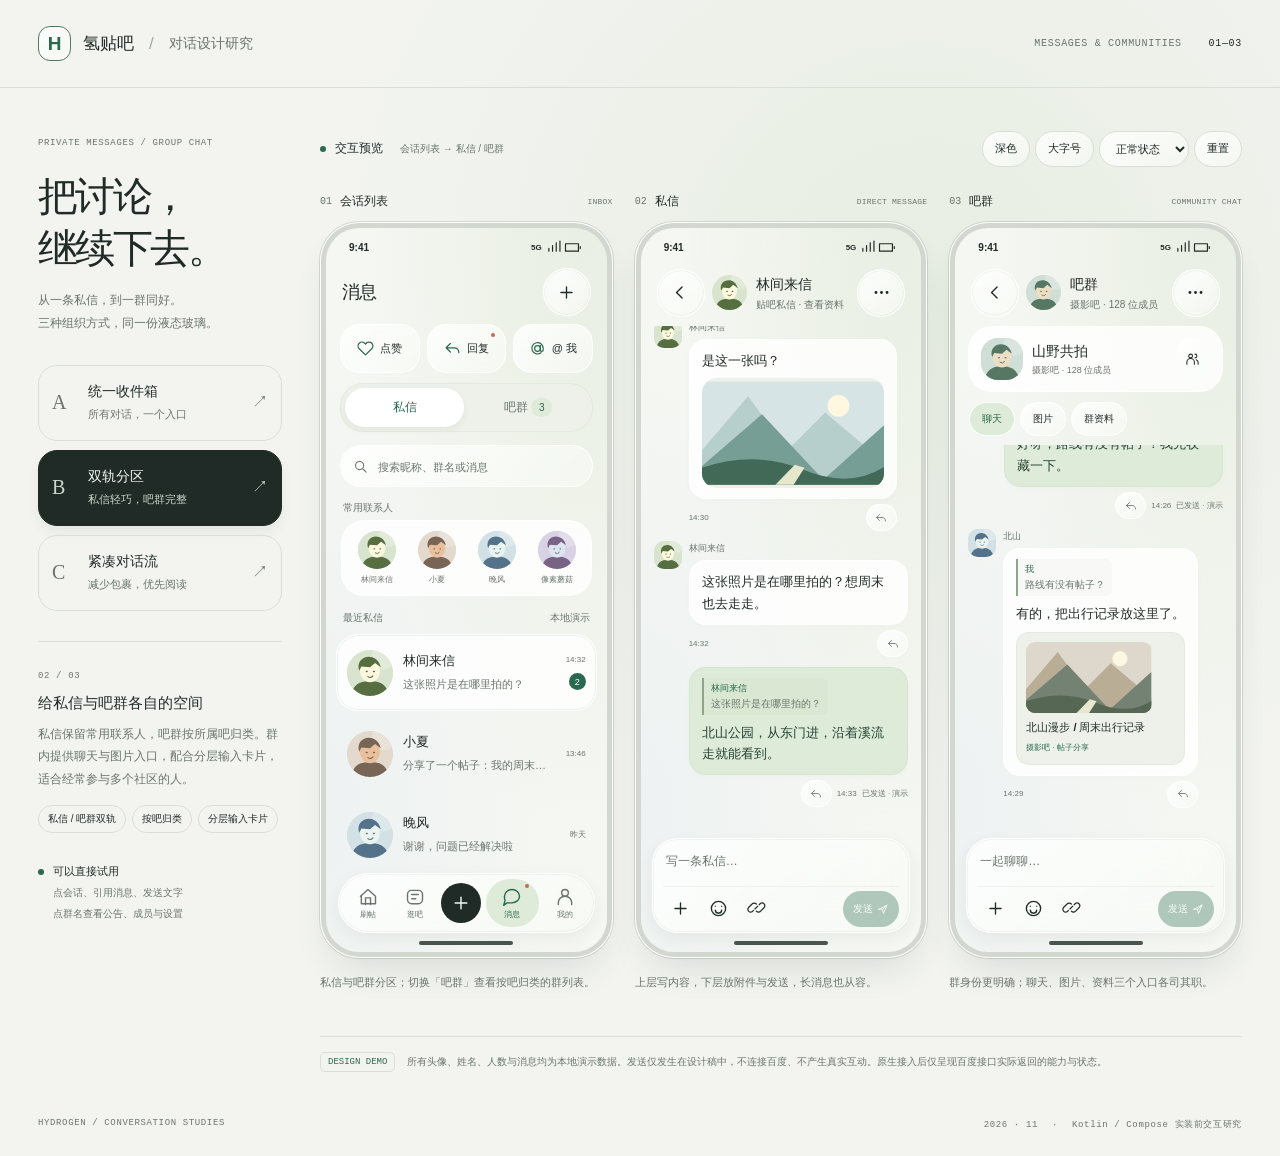
<file: design/chat-concepts/方案B-双轨分区.html>
<!doctype html>
<html lang="zh-CN">
<head>
  <meta charset="utf-8">
  <meta name="viewport" content="width=device-width, initial-scale=1, viewport-fit=cover">
  <meta name="color-scheme" content="light dark">
  <title>氢贴吧 · 私信与吧群设计稿</title>
  <style>
@charset "UTF-8";
:root{color-scheme:light;--studio:#f3f4f0;--ink:#202b27;--muted:#69756e;--line:#d9dfd8;--accent:#28694f;--screen:#f5f7f2;--paper:#fff;--surface:#edf1e9;--bubble:rgba(255,255,255,.82);--out:#deebd8;--out-ink:#254335;--glass:linear-gradient(140deg,rgba(255,255,255,.86),rgba(247,251,245,.6));--glass-edge:rgba(255,255,255,.95);--shade:0 10px 26px #253a2920;--ease-out:cubic-bezier(.23,1,.32,1);font-family:"Segoe UI","Microsoft YaHei UI","PingFang SC",sans-serif;font-synthesis:none}
*{box-sizing:border-box}html{overscroll-behavior:none}body{margin:0;background:radial-gradient(ellipse at 72% 24%,#e7eee3 0,transparent 46%),var(--studio);color:var(--ink);min-width:320px}button,input,textarea,select{font:inherit;color:inherit}button,a,select{-webkit-tap-highlight-color:transparent;touch-action:manipulation}button,a[role=button]{user-select:none;-webkit-user-select:none;-webkit-touch-callout:none}button{cursor:pointer;border:0;background:none}button:disabled{cursor:default;opacity:.4}button:focus-visible,a:focus-visible,input:focus-visible,textarea:focus-visible,select:focus-visible{outline:2px solid var(--accent);outline-offset:3px}button{transition:transform 120ms var(--ease-out),background-color 120ms var(--ease-out)}button:active:not(:disabled){transform:scale(.97)}a{color:inherit;text-decoration:none}svg{width:22px;height:22px;display:block;flex:none;fill:none;stroke:currentColor;stroke-width:1.7;stroke-linecap:round;stroke-linejoin:round}h1,h2,h3,p{margin:0}button[hidden],[hidden]{display:none!important}.sr-only{position:absolute;width:1px;height:1px;overflow:hidden;clip-path:inset(50%)}
.masthead{height:88px;max-width:1720px;padding:0 38px;margin:auto;display:flex;align-items:center;justify-content:space-between;border-bottom:1px solid var(--line)}.brand{display:flex;gap:12px;align-items:center;font-weight:650;font-size:17px}.brand-mark{display:grid;place-items:center;width:33px;height:35px;border:1px solid #547762;border-radius:12px;font-size:19px;color:var(--accent);background:var(--glass)}.brand-divider{font-weight:300;color:#a2aaa4;margin:0 3px}.brand-caption{font-size:14px;font-weight:450;color:var(--muted)}.edition,.eyebrow,.page-footer,.screen-label small{font-family:Consolas,"SFMono-Regular",monospace;letter-spacing:.07em}.edition{font-size:10px;color:var(--muted)}.edition b{margin-left:20px;font-weight:500;color:var(--ink)}.studio{max-width:1720px;margin:auto;display:grid;grid-template-columns:244px minmax(0,1fr);gap:38px;padding:38px 38px 26px}.directions{padding-top:5px}.eyebrow{font-size:9px;line-height:1.7;color:var(--muted)}h1{font-size:40px;letter-spacing:-.065em;line-height:1.3;font-weight:600;margin:19px 0 15px}.intro{font-size:12px;color:var(--muted);line-height:1.9}.concept-picker{display:grid;gap:9px;margin:30px 0}.concept{width:100%;padding:16px 13px;display:flex;align-items:center;gap:13px;border:1px solid var(--line);border-radius:19px;text-align:left;min-height:76px}.concept-index{font:20px Georgia,serif;width:23px;color:var(--muted)}.concept strong{font-size:14px;font-weight:600;display:block}.concept small{display:block;font-size:11px;color:var(--muted);margin-top:6px}.concept .arrow{margin-left:auto;font-size:16px;color:var(--muted)}.concept.selected{background:var(--ink);border-color:var(--ink);color:var(--studio);box-shadow:0 6px 12px #142c1510}.concept.selected small,.concept.selected .concept-index,.concept.selected .arrow{color:#cad7c9}.design-note{border-top:1px solid var(--line);padding-top:22px}.design-note h2{font-size:15px;font-weight:600;margin:10px 0}.design-note p{font-size:12px;line-height:1.85;color:var(--muted)}.tags{display:flex;gap:6px;flex-wrap:wrap;margin-top:15px}.tags span{font-size:10px;padding:6px 9px;border:1px solid var(--line);border-radius:20px}.try-note{margin-top:28px;display:flex;gap:9px;align-items:start;font-size:11px;line-height:1.9}.try-note small{font-size:10px;color:var(--muted)}.tiny-dot,.live-dot{width:6px;height:6px;border-radius:50%;background:var(--accent);flex:none}.tiny-dot{margin-top:8px}.workbench{min-width:0}.preview-toolbar{min-height:45px;display:flex;align-items:center;justify-content:space-between;gap:12px;margin-bottom:22px;font-size:12px}.preview-toolbar>div{display:flex;align-items:center;gap:9px}.preview-toolbar strong{font-weight:550}.desktop-hint{font-size:10px;color:var(--muted);margin-left:8px}.preview-options{gap:5px!important}.tool-button,.state-control select{border:1px solid var(--line);border-radius:20px;min-height:36px;padding:0 12px;font-size:11px;background:var(--glass)}.tool-button[aria-pressed=true]{background:var(--out);color:var(--accent);border-color:#aec9b7}.state-control select{max-width:106px;cursor:pointer}.screens{display:grid;grid-template-columns:repeat(3,minmax(0,1fr));gap:22px}.screen-column{min-width:0}.screen-label{font-size:12px;display:flex;gap:8px;align-items:center;margin-bottom:12px}.screen-label>span{font-family:Consolas,monospace;font-size:10px;color:var(--muted)}.screen-label small{margin-left:auto;color:var(--muted);font-size:8px;letter-spacing:.03em}.device{background:#d2d8d0;padding:6px;border-radius:39px;box-shadow:0 20px 38px -15px #2e453b29,0 0 0 1px #50624d30,inset 0 0 0 1px #fff;max-width:382px;margin:auto}.phone{position:relative;background:var(--screen);height:724px;border-radius:33px;overflow:hidden;display:flex;flex-direction:column;font-size:13px;isolation:isolate;--ui-font:13px;--ui-title:18px}.phone:before{content:"";position:absolute;inset:0;z-index:-1;pointer-events:none;background:radial-gradient(ellipse at 90% 0%,#cdddc34f,transparent 60%),radial-gradient(ellipse at 0% 80%,#dce6f34d,transparent 60%)}.screen-caption{font-size:11px;color:var(--muted);line-height:1.8;max-width:355px;margin:15px auto 0;min-height:39px}.prototype-footnote{display:flex;align-items:start;gap:12px;border-top:1px solid var(--line);margin-top:24px;padding-top:15px;color:var(--muted);font-size:10px;line-height:1.9}.demo-label{white-space:nowrap;font:9px Consolas,monospace;border:1px solid var(--line);padding:4px 7px;border-radius:5px;color:var(--accent)}.page-footer{max-width:1720px;margin:auto;padding:20px 38px 25px;display:flex;justify-content:space-between;font-size:9px;color:var(--muted);gap:20px}.footer-dot{margin:0 8px}.mobile-panes{display:none}
/* Shared phone material. Blur belongs to floating controls, not each message. */
.glass{background:var(--glass);border:1px solid var(--glass-edge);box-shadow:inset 0 0 0 1px #68816a15,0 5px 16px #293c3210;backdrop-filter:blur(18px) saturate(1.25);-webkit-backdrop-filter:blur(18px) saturate(1.25)}.status{height:32px;flex:none;display:flex;justify-content:space-between;align-items:center;padding:8px 23px 2px;font-size:10px;font-weight:650}.status svg{width:37px;height:14px;stroke-width:1.3}.status-right{display:flex;gap:5px;align-items:center;font-size:8px}.home-indicator{height:4px;width:94px;border-radius:8px;background:var(--ink);opacity:.8;margin:8px auto 7px;flex:none}.phone-header{padding:8px 16px 9px;display:flex;align-items:center;gap:7px;min-height:59px;flex:none}.phone-header h2{font-size:var(--ui-title);font-weight:650;letter-spacing:-.04em}.header-spacer{flex:1}.icon-button{width:48px;height:48px;display:grid;place-items:center;flex:none;position:relative;border-radius:50%;background:var(--glass);border:1px solid var(--glass-edge);box-shadow:inset 0 0 0 1px #6e866817}.icon-button svg{width:19px;height:19px}.small-action{display:grid;place-items:center;min-width:48px;min-height:48px;border-radius:25px;background:var(--glass);border:1px solid var(--glass-edge);font-size:11px;flex:none}.back-button{margin-left:-6px}.chat-heading{min-width:0;flex:1;text-align:left;padding:5px 2px;min-height:48px}.chat-heading strong{font-size:calc(var(--ui-font) + 1px);display:block;white-space:nowrap;text-overflow:ellipsis;overflow:hidden;line-height:1.7}.chat-heading small{color:var(--muted);font-size:10px;display:block;line-height:1.6}.chat-avatar{width:35px;height:35px;border-radius:50%;overflow:hidden;flex:none}.avatar{display:block;width:46px;height:46px;flex:none;border-radius:17px;overflow:hidden;background:var(--surface);box-shadow:inset 0 0 0 1px #193d2310}.avatar svg,.chat-avatar svg{width:100%;height:100%;stroke:none}.avatar.round{border-radius:50%}.avatar.small{width:29px;height:29px;border-radius:10px}.avatar.large{width:62px;height:62px;border-radius:22px}.avatar-stack{display:flex;padding-left:4px;flex:none}.avatar-stack .avatar{width:23px;height:23px;border:2px solid var(--paper);border-radius:50%;margin-left:-4px}.scroll-area{min-height:0;overflow:auto;overscroll-behavior:contain;scrollbar-width:none;flex:1;padding-bottom:14px}.scroll-area::-webkit-scrollbar{display:none}.notice-row{display:grid;grid-template-columns:repeat(3,1fr);gap:7px;margin:0 14px 10px}.notice-tile{display:flex;align-items:center;justify-content:center;gap:6px;min-height:49px;border-radius:19px;background:var(--glass);border:1px solid var(--glass-edge);font-size:11px;position:relative}.notice-tile svg{width:17px;height:17px;color:var(--accent)}.notice-tile .dot{position:absolute;right:10px;top:8px;width:4px;height:4px;border-radius:50%;background:#ca6b48}.search-field{margin:2px 14px 10px;display:flex;align-items:center;gap:8px;background:var(--glass);border:1px solid var(--glass-edge);border-radius:25px;min-height:42px;padding:0 12px}.search-field svg{width:15px;height:15px;color:var(--muted)}.search-field input{background:none;border:0;outline:0;width:100%;min-width:0;font-size:16px;line-height:1.5}.search-field input::placeholder{font-size:11px;color:var(--muted)}.filter-row{display:flex;gap:5px;padding:0 14px 10px;flex-wrap:wrap}.filter-chip{font-size:10px;min-height:36px;padding:0 12px;border-radius:20px;background:var(--glass);border:1px solid var(--glass-edge)}.filter-chip.active{background:var(--out);color:var(--accent);border-color:#a6c2a54d;font-weight:600}.section-heading{padding:4px 17px 5px;display:flex;justify-content:space-between;color:var(--muted);font-size:10px}.section-heading button{font-size:10px;color:var(--accent);min-height:30px}.conversation{position:relative;display:flex;align-items:center;width:calc(100% - 20px);margin:4px 10px;padding:11px 10px;gap:10px;border:1px solid transparent;border-radius:22px;text-align:left;min-height:77px}.conversation.pinned{background:var(--bubble);border-color:var(--glass-edge)}.conversation.selected{box-shadow:inset 0 0 0 1px #2f785b18}.conversation-body{min-width:0;flex:1}.conversation-title{display:flex;gap:5px;align-items:center;min-width:0}.conversation-title strong{font-size:var(--ui-font);font-weight:600;white-space:nowrap;overflow:hidden;text-overflow:ellipsis}.conversation-title .group-tag{font-size:8px;background:var(--surface);border-radius:4px;padding:2px 4px;color:var(--accent);white-space:nowrap;flex:none}.conversation-preview{font-size:11px;color:var(--muted);margin-top:6px;line-height:1.5;white-space:nowrap;text-overflow:ellipsis;overflow:hidden}.conversation-right{align-self:stretch;display:flex;align-items:end;justify-content:center;flex-direction:column;gap:9px;flex:none;min-width:28px}.conversation-time{font-size:8px;color:var(--muted);font-variant-numeric:tabular-nums}.unread{min-width:17px;height:17px;background:var(--accent);color:#fff;border-radius:20px;font-size:9px;display:grid;place-items:center;padding:0 4px}.pin-mark svg{width:11px;height:11px;color:var(--muted)}.request-entry{display:flex;align-items:center;gap:10px;margin:11px 14px 2px;padding:11px 12px;background:var(--glass);border:1px solid var(--glass-edge);border-radius:20px;text-align:left;width:calc(100% - 28px);min-height:58px}.request-entry>svg{color:var(--muted);width:20px;height:20px}.request-entry strong{font-size:11px;display:block}.request-entry small{font-size:9px;color:var(--muted);display:block;margin-top:3px}.request-entry .unread{margin-left:auto;background:var(--surface);color:var(--muted)}.bottom-nav{margin:0 12px 0;padding:5px;display:flex;align-items:center;justify-content:space-around;border-radius:36px;flex:none}.bottom-nav button{min-width:42px;min-height:48px;font-size:8px;color:var(--muted);border-radius:29px;display:flex;align-items:center;justify-content:center;flex-direction:column;gap:2px;position:relative}.bottom-nav svg{width:20px;height:20px}.bottom-nav button.active{background:var(--out);color:var(--accent);min-width:53px}.bottom-nav .nav-plus{width:40px;min-width:40px;height:40px;min-height:40px;background:var(--ink);color:var(--screen);border-radius:50%}.bottom-nav .nav-dot{width:4px;height:4px;border-radius:50%;background:#ca6b48;position:absolute;top:5px;right:10px}.bubble-count{font-size:10px;padding:4px 8px;background:var(--out);color:var(--accent);border-radius:20px}
/* Conversations */
.chat-content{display:flex;flex-direction:column;gap:12px;padding:9px 13px 16px}.day-stamp{text-align:center;font-size:9px;color:var(--muted);padding:7px 0 2px;letter-spacing:.01em}.earlier-button{font-size:10px;color:var(--muted);display:block;margin:auto;border:1px solid var(--line);border-radius:20px;min-height:33px;padding:0 13px;background:var(--bubble)}.message{display:flex;gap:7px;align-items:flex-start;position:relative;min-width:0}.message .avatar{width:28px;height:28px;border-radius:10px}.message-body{max-width:calc(100% - 35px);min-width:0}.message-name{font-size:9px;color:var(--muted);display:flex;gap:5px;align-items:center;margin:1px 0 5px}.role-tag{font-size:7px;line-height:1.4;padding:1px 4px;background:#e5dfc9;color:#716338;border-radius:4px}.message-bubble{padding:10px 12px;background:var(--bubble);border:1px solid var(--glass-edge);border-radius:5px 21px 21px 21px;font-size:var(--ui-font);line-height:1.65;overflow-wrap:anywhere;position:relative;min-width:0}.message.me{justify-content:flex-end}.message.me .message-body{max-width:86%}.message.me .message-bubble{background:var(--out);color:var(--out-ink);border-color:#71995b12;border-radius:21px 5px 21px 21px}.message-time{font-size:8px;color:var(--muted);margin-top:5px;display:flex;align-items:center;gap:5px;line-height:1.5}.message.me .message-time{justify-content:end}.reply-action{margin-left:auto;display:grid;place-items:center;width:31px;height:27px;flex:none;color:var(--muted);border-radius:20px;background:var(--glass);border:1px solid var(--glass-edge)}.reply-action svg{width:12px;height:12px}.message.me .reply-action{margin-left:0;order:-1}.reply-quote{font-size:10px;line-height:1.6;border-left:2px solid #8ea78c;padding:3px 7px;margin-bottom:7px;color:var(--muted);background:#60755108;border-radius:0 6px 6px 0;display:block;max-width:100%;text-align:left}.reply-quote strong{display:block;font-size:9px;color:var(--accent);font-weight:550}.reply-quote span{display:-webkit-box;-webkit-line-clamp:2;-webkit-box-orient:vertical;overflow:hidden;overflow-wrap:anywhere}.post-share{display:flex;flex-direction:column;gap:6px;min-width:0;background:var(--surface);border-radius:13px;padding:9px;text-align:left;width:100%;border:1px solid #779b7e15}.post-share small{font-size:8px;color:var(--accent)}.post-share strong{font-size:11px;line-height:1.5;font-weight:550}.post-share p{font-size:9px;color:var(--muted);line-height:1.5}.post-share .post-cover{height:71px;overflow:hidden;border-radius:9px}.post-cover svg{width:100%;height:100%;stroke:none}.picture-message{padding:5px;overflow:hidden;max-width:182px}.picture-message button{width:100%;display:block;padding:0;border-radius:16px;overflow:hidden}.picture-message svg{width:100%;height:auto;aspect-ratio:1.65;stroke:none}.announcement{display:flex;gap:7px;align-items:center;text-align:left;margin:0 13px 3px;padding:8px 11px;background:var(--glass);border:1px solid var(--glass-edge);border-radius:18px;min-height:40px;flex:none;width:calc(100% - 26px)}.announcement svg{color:var(--accent);width:15px;height:15px}.announcement span{font-size:10px;line-height:1.5;color:var(--muted);overflow:hidden;white-space:nowrap;text-overflow:ellipsis;flex:1;min-width:0}.announcement b{font-weight:550;color:var(--ink)}.announcement .chevron{width:11px;height:11px}.unread-divider{display:flex;align-items:center;gap:10px;font-size:9px;color:var(--accent);margin:2px 0}.unread-divider:before,.unread-divider:after{content:"";height:1px;flex:1;background:#5d8b652b}.composer-wrap{padding:0 11px 0;flex:none}.composer{padding:5px;display:flex;align-items:end;gap:4px;border-radius:29px;min-height:57px}.composer>.icon-button{width:39px;height:44px;min-width:39px;border:0;background:none;box-shadow:none}.composer textarea{flex:1;width:0;min-width:0;resize:none;background:none;outline:0;border:0;font-size:16px;line-height:1.5;max-height:94px;min-height:42px;padding:9px 1px;scrollbar-width:none}.composer textarea::placeholder{color:var(--muted);font-size:12px}.send-button{min-width:42px;height:44px;flex:none;background:var(--accent);color:#fff;border-radius:24px;display:grid;place-items:center}.send-button svg{width:18px;height:18px}.send-button:disabled{opacity:.35}.composer-quote{background:var(--bubble);border:1px solid var(--glass-edge);border-radius:18px;padding:8px 9px;margin-bottom:5px;display:flex;gap:5px;align-items:center}.composer-quote>div{min-width:0;flex:1;font-size:10px;line-height:1.5}.composer-quote strong{color:var(--accent);font-size:9px;display:block}.composer-quote p{white-space:nowrap;overflow:hidden;text-overflow:ellipsis}.composer-quote button{min-width:35px;height:35px;display:grid;place-items:center;border-radius:50%;background:var(--surface)}.composer-quote svg{width:14px;height:14px}.composer-fineprint{text-align:center;font-size:8px;color:var(--muted);padding:5px 0 0}.send-failed{color:#ba5439}.retry-send{font-size:9px;min-height:28px;padding:0 9px;color:#a84932;background:#e8b9a322;border:1px solid #c984702a;border-radius:20px}.error-banner{display:flex;align-items:center;gap:6px;font-size:10px;color:#a94c34;background:#e4b8a01c;border:1px solid #b9715920;border-radius:17px;padding:6px 10px;margin:0 14px 7px;flex:none}.error-banner span{flex:1;line-height:1.6}.error-banner button{min-height:34px;padding:0 8px;border-radius:20px;background:var(--paper);font-size:10px}.empty-state{padding:58px 23px 40px;text-align:center;color:var(--muted)}.empty-state .empty-icon{display:grid;place-items:center;width:60px;height:60px;border:1px solid var(--glass-edge);background:var(--glass);border-radius:24px;margin:0 auto 17px;color:var(--accent)}.empty-state h3{font-size:14px;color:var(--ink);font-weight:550;margin-bottom:9px}.empty-state p{font-size:11px;line-height:1.8}.empty-state button{background:var(--out);color:var(--accent);font-size:11px;border-radius:22px;min-height:42px;padding:0 17px;margin-top:20px}
/* B: separate tracks and a layered composer */
[data-concept=b] .phone-header{padding-bottom:8px}.track-tabs{display:flex;margin:0 14px 11px;padding:4px;gap:4px;border-radius:23px;flex:none;background:var(--surface);border:1px solid #7c968514}.track-tabs button{flex:1;font-size:12px;min-height:39px;border-radius:20px;color:var(--muted)}.track-tabs button.active{background:var(--paper);color:var(--accent);box-shadow:0 3px 9px #294b2d0d;font-weight:600}.people-rail{display:flex;gap:15px;margin:0 15px 11px;padding:10px 12px;border-radius:23px;overflow:auto;scrollbar-width:none;background:var(--bubble);border:1px solid var(--glass-edge)}.people-rail button{display:flex;flex-direction:column;align-items:center;gap:5px;min-width:45px;font-size:8px;color:var(--muted);padding:0}.people-rail .avatar{width:38px;height:38px;border-radius:50%}.forum-label{display:flex;align-items:center;gap:6px;margin:8px 17px 7px;font-size:10px;color:var(--muted)}.forum-label .avatar{width:19px;height:19px;border-radius:7px}.room-card{display:flex;gap:9px;width:calc(100% - 28px);margin:6px 14px;padding:13px 10px;border-radius:23px;background:var(--bubble);border:1px solid var(--glass-edge);text-align:left;min-height:82px}.room-card .conversation-body{align-self:center}.room-card .conversation-right{align-self:auto}.room-card .conversation-preview{font-size:10px}.group-hero{margin:0 13px 10px;flex:none;padding:11px 12px;border-radius:24px;display:flex;gap:9px;align-items:center;background:var(--bubble);border:1px solid var(--glass-edge)}.group-hero .avatar{width:42px;height:42px}.group-hero h3{font-size:14px;line-height:1.6;white-space:nowrap;overflow:hidden;text-overflow:ellipsis}.group-hero p{font-size:9px;color:var(--muted);line-height:1.8}.group-hero .hero-copy{min-width:0;flex:1}.group-hero>button{min-width:34px;min-height:42px;border-radius:22px;background:var(--glass);display:grid;place-items:center}.group-hero>button svg{width:15px;height:15px}.group-tabs{display:flex;gap:5px;padding:0 14px 9px;flex:none}.group-tabs button{font-size:10px;min-height:34px;padding:0 12px;border-radius:20px;background:var(--glass);border:1px solid var(--glass-edge)}.group-tabs button.active{background:var(--out);color:var(--accent)}[data-concept=b] .composer{border-radius:25px;display:block;padding:8px 10px 5px}[data-concept=b] .composer textarea{width:100%;min-height:39px;display:block;padding:5px 3px}[data-concept=b] .composer-tools{display:flex;gap:2px;align-items:center;border-top:1px solid #71866e16;padding-top:3px}[data-concept=b] .composer-tools .icon-button{width:36px;height:37px;min-width:36px;border:0;box-shadow:none;background:none}[data-concept=b] .composer-tools .send-button{margin-left:auto;height:36px;min-width:48px;font-size:10px;display:flex;justify-content:center;gap:4px;padding:0 10px}[data-concept=b] .composer-tools .send-button svg{width:12px;height:12px}[data-concept=b] .composer-fineprint{display:none}[data-concept=b] .chat-content{gap:10px}[data-concept=b] .message-bubble{box-shadow:0 2px 8px #2f4e2a04;border-radius:17px}[data-concept=b] .message.me .message-bubble{border-radius:17px}
/* C: a denser inbox and readable, unboxed incoming conversation. */
[data-concept=c] .phone-header h2{font-size:26px;letter-spacing:-.08em}[data-concept=c] .notice-row{gap:5px;margin-bottom:12px}[data-concept=c] .notice-tile{min-height:40px;border-radius:19px;font-size:10px}.focus-card{margin:0 14px 12px;border-radius:25px;padding:13px 13px 11px;background:var(--out);border:1px solid #8ba98a24;display:block;width:calc(100% - 28px);text-align:left}.focus-top{display:flex;align-items:center;justify-content:space-between;font-size:8px;color:var(--accent);margin-bottom:10px;letter-spacing:.02em}.focus-card .focus-person{display:flex;gap:9px;align-items:center}.focus-card .avatar{width:39px;height:39px;border-radius:50%}.focus-card strong{font-size:var(--ui-font);font-weight:600;display:block}.focus-card p{font-size:11px;line-height:1.7;color:var(--out-ink);margin:10px 0 0}.focus-card .focus-arrow{width:27px;height:27px;border-radius:50%;display:grid;place-items:center;background:#fff8;margin-left:auto}.focus-arrow svg{width:14px;height:14px}[data-concept=c] .conversation{padding:8px 8px;margin:0 10px;min-height:65px;border-radius:16px;width:calc(100% - 20px)}[data-concept=c] .conversation .avatar{width:36px;height:36px;border-radius:50%}[data-concept=c] .conversation-title strong{font-size:12px}[data-concept=c] .conversation-preview{font-size:10px;margin-top:4px}[data-concept=c] .conversation.pinned{background:transparent;border-color:transparent}[data-concept=c] .conversation.selected{box-shadow:none;background:#6e9c7510}[data-concept=c] .conversation+.conversation:before{content:"";position:absolute;left:54px;right:10px;top:0;height:1px;background:#6b816719}[data-concept=c] .request-entry{margin-top:12px;min-height:47px;padding:8px 11px}[data-concept=c] .chat-content{gap:16px;padding:11px 15px 16px}[data-concept=c] .message-bubble{background:none;border:0;border-radius:0;padding:0 1px;line-height:1.75}[data-concept=c] .message-name{margin-bottom:4px}[data-concept=c] .message.me .message-bubble{background:var(--out);border:1px solid #8cab8a18;border-radius:17px;padding:9px 12px}[data-concept=c] .message .avatar{width:27px;height:27px;border-radius:50%}[data-concept=c] .message-body{max-width:calc(100% - 34px)}[data-concept=c] .message-time{margin-top:3px}[data-concept=c] .reply-quote{background:var(--bubble);border-radius:0 9px 9px 0;padding:6px 8px;margin:6px 0 0}[data-concept=c] .message.me .reply-quote{margin-top:0;margin-bottom:6px}.context-strip{display:flex;align-items:center;gap:7px;margin:0 14px 4px;padding:8px 11px;border-radius:18px;min-height:39px;width:calc(100% - 28px);background:var(--surface);text-align:left;font-size:9px;color:var(--muted)}.context-strip svg{width:15px;height:15px;color:var(--accent)}.context-strip strong{font-size:10px;color:var(--accent)}.context-strip span{flex:1;overflow:hidden;white-space:nowrap;text-overflow:ellipsis}
/* Phone-local menus and information sheets. */
.overlay{position:absolute;inset:0;background:#15221938;z-index:20;display:flex;align-items:end}.sheet{width:100%;max-height:82%;overflow:auto;overscroll-behavior:contain;border-radius:29px 29px 0 0;background:var(--paper);padding:9px 15px 15px;box-shadow:0 -8px 25px #142d2320;animation:sheet-in 220ms var(--ease-out);scrollbar-width:none}.sheet-handle{height:4px;width:31px;border-radius:8px;background:var(--line);margin:0 auto 9px}.sheet-header{display:flex;align-items:center;margin-bottom:13px;gap:8px}.sheet-header h3{font-size:16px;flex:1}.sheet-header .icon-button{width:37px;height:37px}.sheet-header .icon-button svg{width:16px;height:16px}.sheet p{font-size:12px;line-height:1.9;overflow-wrap:anywhere}.sheet .sheet-subtitle{font-size:10px;color:var(--muted);margin:8px 0 15px}.sheet-profile{display:flex;gap:12px;align-items:center;margin:6px 0 15px}.sheet-profile h3{font-size:16px;font-weight:600}.sheet-profile p{font-size:10px;color:var(--muted)}.detail-section{border:1px solid var(--line);border-radius:20px;padding:12px;margin:11px 0}.detail-section h4{font-size:10px;color:var(--muted);font-weight:500;margin:0 0 8px}.detail-section p{font-size:11px}.sheet-row{width:100%;display:flex;align-items:center;gap:8px;text-align:left;min-height:49px;padding:7px 8px;border-bottom:1px solid var(--line);font-size:12px}.sheet-row:last-child{border-bottom:0}.sheet-row>span:first-child{flex:1}.sheet-row .switch{width:33px;height:20px;border-radius:20px;background:var(--line);position:relative;flex:none}.sheet-row .switch:after{content:"";position:absolute;top:3px;left:3px;width:14px;height:14px;border-radius:50%;background:var(--paper)}.sheet-row .switch.on{background:var(--accent)}.sheet-row .switch.on:after{left:16px}.sheet-row small{font-size:10px;color:var(--muted)}.member-grid{display:grid;grid-template-columns:repeat(4,1fr);gap:13px 8px;margin:14px 0}.member-grid button{display:flex;flex-direction:column;align-items:center;gap:5px;font-size:9px;min-width:0}.member-grid .avatar{width:43px;height:43px;border-radius:16px}.member-grid span:last-child{width:100%;white-space:nowrap;text-overflow:ellipsis;overflow:hidden}.emoji-grid{display:grid;grid-template-columns:repeat(6,1fr);gap:4px}.emoji-grid button{font-size:23px;min-height:43px;border-radius:12px;background:var(--surface)}.attachment-grid{display:grid;grid-template-columns:repeat(3,1fr);gap:8px}.attachment-grid button{display:flex;flex-direction:column;align-items:center;gap:8px;background:var(--surface);border-radius:20px;min-height:81px;padding:16px 5px;font-size:10px}.attachment-grid svg{width:23px;height:23px;color:var(--accent)}.gallery{display:grid;grid-template-columns:repeat(2,minmax(0,1fr));gap:7px;padding:7px 13px}.gallery button{border-radius:18px;overflow:hidden;padding:0;background:var(--surface);min-height:100px}.gallery svg{width:100%;height:110px;stroke:none}.gallery p{font-size:9px;color:var(--muted);padding:9px}.toast{position:absolute;z-index:40;left:50%;bottom:96px;transform:translateX(-50%);padding:10px 15px;border-radius:23px;max-width:90%;width:max-content;font-size:11px;color:var(--ink);line-height:1.6;box-shadow:var(--shade);animation:toast-in 160ms var(--ease-out)}.danger{color:#b44e37}.group-room-summary{background:var(--bubble);border:1px solid var(--glass-edge);border-radius:22px;margin:9px 13px;padding:14px}.group-room-summary h3{font-size:14px}.group-room-summary p{font-size:11px;line-height:1.9;color:var(--muted);margin-top:7px}.new-contact{display:flex;align-items:center;gap:10px;min-height:63px;padding:7px;border-radius:18px;width:100%;text-align:left}.new-contact span:last-child{font-size:12px}.member-count{font:9px Consolas,monospace;color:var(--muted)}
@keyframes sheet-in{from{opacity:0;transform:translateY(15px)}to{opacity:1;transform:translateY(0)}}@keyframes toast-in{from{opacity:0;transform:translate(-50%,5px)}to{opacity:1;transform:translate(-50%,0)}}
/* Readability tools change type, not the touch targets. */
body.large-type .phone{--ui-font:16px;--ui-title:22px}body.large-type .conversation-title strong{font-size:15px}body.large-type .conversation-preview{font-size:13px}body.large-type .message-name,body.large-type .chat-heading small{font-size:11px}body.large-type .message-bubble{font-size:16px}body.large-type .composer textarea{font-size:18px}body.large-type .message-time{font-size:10px}body.large-type .conversation{min-height:86px}body.large-type .announcement span{font-size:12px}
body.dark{color-scheme:dark;--studio:#141b18;--ink:#e8eee7;--muted:#a0ada4;--line:#344139;--accent:#a9cfad;--screen:#19221d;--paper:#243129;--surface:#2b3a30;--bubble:rgba(47,63,53,.82);--out:#3a5140;--out-ink:#edf5e9;--glass:linear-gradient(145deg,rgba(48,64,53,.91),rgba(29,43,34,.72));--glass-edge:#829c8134;--shade:0 10px 26px #0005;background:radial-gradient(ellipse at 70% 22%,#293a2b 0,transparent 46%),var(--studio)}body.dark .device{background:#576359;box-shadow:0 20px 38px -15px #0009,0 0 0 1px #83957e40,inset 0 0 0 1px #71846d}body.dark .phone:before{opacity:.13}body.dark .concept.selected{background:#cedeca;color:#1a281d;border-color:#cedeca}body.dark .concept.selected small,body.dark .concept.selected .concept-index,body.dark .concept.selected .arrow{color:#536c56}body.dark .send-button{background:#b5d2ac;color:#1d3526}body.dark .unread{color:#1d3526;background:#b5d2ac}body.dark .bottom-nav .nav-plus{background:#bdcfb8;color:#213825}body.dark .focus-card .focus-arrow{background:#60725a80}body.dark .error-banner{color:#f1b59e}body.dark .role-tag{background:#554c2e;color:#e3d9ae}body.dark .send-failed,body.dark .retry-send,body.dark .danger{color:#f2b59e}body.dark .reply-quote{border-color:#9fba98}
@media(hover:hover) and (pointer:fine){.conversation:hover{background:#789c7810}.icon-button:hover,.small-action:hover,.filter-chip:hover,.notice-tile:hover{box-shadow:inset 0 0 0 1px #70966d45}.concept:not(.selected):hover{background:var(--paper)}.tool-button:hover{border-color:#85a187}}
@media(min-width:1650px){.studio{grid-template-columns:270px minmax(0,1fr);gap:50px}.phone{height:778px}.screens{gap:30px}h1{font-size:46px}}
@media(max-width:1279px){.studio{grid-template-columns:210px minmax(0,1fr);gap:24px;padding:28px 24px}.masthead{padding:0 24px}.screens{gap:13px}.device{padding:5px;border-radius:34px}.phone{border-radius:29px;height:703px}.phone-header{padding-inline:12px;gap:4px}.desktop-hint{display:none}.screen-label small{display:none}.conversation{gap:7px;padding:10px 6px}.conversation .avatar{width:38px;height:38px;border-radius:14px}.icon-button{width:43px;height:46px}.chat-avatar{width:29px;height:29px}.chat-heading strong{font-size:12px}.chat-heading small{font-size:9px}.preview-options{flex-wrap:wrap;justify-content:end}.tool-button,.state-control select{padding-inline:9px}.page-footer{padding-inline:24px}}
@media(max-width:1099px){.studio{grid-template-columns:230px minmax(0,1fr);gap:34px;max-width:880px;margin:auto}.screens{display:block}.screen-column{display:none}.screens[data-active-pane=inbox] [data-column=inbox],.screens[data-active-pane=dm] [data-column=dm],.screens[data-active-pane=group] [data-column=group]{display:block}.device{max-width:365px;padding:6px;border-radius:39px}.phone{height:735px;border-radius:33px}.screen-label{max-width:365px;margin:0 auto 12px}.screen-label small{display:block}.preview-toolbar{align-items:start;min-height:62px;gap:9px;flex-wrap:wrap;margin-bottom:10px}.preview-toolbar>div:first-child{min-height:32px}.preview-options{margin-left:auto}.mobile-panes{display:flex;gap:5px;border-radius:23px;border:1px solid var(--line);padding:4px;margin:0 auto 18px;max-width:365px}.mobile-panes button{min-height:37px;flex:1;font-size:11px;border-radius:20px;white-space:nowrap}.mobile-panes button[aria-pressed=true]{background:var(--ink);color:var(--screen)}.phone-header{padding-inline:16px;gap:7px}.icon-button{width:48px;height:48px}.conversation{padding:11px 10px;gap:10px}.conversation .avatar{width:46px;height:46px;border-radius:17px}.chat-avatar{width:35px;height:35px}.chat-heading strong{font-size:14px}.chat-heading small{font-size:10px}.prototype-footnote{max-width:365px;margin-inline:auto}.screen-caption{max-width:365px}}
@media(max-width:679px){.masthead{height:69px;padding:0 18px}.brand{font-size:15px;gap:8px}.brand-caption{font-size:11px}.brand-mark{width:29px;height:31px;border-radius:10px;font-size:17px}.edition{display:none}.studio{display:block;padding:23px 17px 10px;max-width:500px}.directions{padding:0}.directions>.eyebrow{font-size:8px}h1{font-size:30px;line-height:1.2;letter-spacing:-.06em;margin:12px 0}h1 br{display:none}.intro{font-size:11px;line-height:1.8}.intro br{display:none}.concept-picker{grid-template-columns:repeat(3,minmax(0,1fr));gap:6px;margin:20px 0 17px}.concept{min-height:70px;padding:11px 9px;display:block;border-radius:17px;position:relative}.concept-index{font-size:15px;display:inline-block;margin-bottom:4px}.concept strong{font-size:11px}.concept small{font-size:8px;line-height:1.5;margin-top:5px}.concept .arrow{position:absolute;right:9px;top:9px;font-size:12px}.design-note{padding-top:13px;margin-bottom:20px}.design-note>.eyebrow{display:none}.design-note h2{font-size:13px;margin:0 0 6px}.design-note p{font-size:11px;line-height:1.8}.tags{margin-top:10px}.tags span{font-size:9px;padding:4px 7px}.try-note{display:none}.preview-toolbar{min-height:35px;margin-bottom:13px;gap:5px}.preview-toolbar strong{font-size:11px}.preview-toolbar>div:first-child{gap:5px}.preview-options{gap:3px!important}.tool-button,.state-control select{font-size:10px;padding:0 8px;min-height:34px}.state-control select{max-width:88px}.mobile-panes{margin-bottom:14px}.screen-label{font-size:11px}.screen-label small{font-size:8px}.device{border-radius:35px;padding:5px;max-width:382px}.phone{height:min(746px,calc(100svh - 25px));min-height:600px;border-radius:30px}.screen-caption{margin-top:12px;font-size:10px}.prototype-footnote{margin-top:20px;gap:8px;font-size:9px}.demo-label{font-size:8px;padding:4px}.page-footer{padding:15px 17px 24px;font-size:7px;line-height:1.7}.page-footer span:last-child{display:none}}
@media(max-width:359px){.studio{padding-inline:10px}.masthead{padding-inline:12px}.brand-caption{font-size:10px}.concept{padding-inline:7px}.concept small{font-size:7px}.preview-toolbar{flex-wrap:wrap}.phone-header{padding-inline:12px;gap:4px}.icon-button{width:43px}.chat-avatar{width:29px;height:29px}.conversation{gap:7px;padding-inline:6px}.conversation .avatar{width:39px;height:39px}.notice-tile{gap:4px;font-size:10px}.notice-tile svg{width:15px}.filter-chip{padding-inline:10px}.screen-label small{display:none}.phone{height:690px}}
@media(prefers-reduced-motion:reduce){*,*:before,*:after{animation:none!important;transition:none!important;scroll-behavior:auto!important}button:active{transform:none!important}}
/* Content sizing and predictable media surfaces. */
.conversation-preview{display:block}.picture-message{display:block;width:182px;padding:0;margin-top:7px;border-radius:15px;max-width:100%;background:var(--surface)}.picture-preview{border-radius:20px;overflow:hidden;background:var(--surface)}.picture-preview svg{width:100%;height:auto;stroke:none;aspect-ratio:300/170}.message-bubble>.post-share{margin-top:8px}.composer-quote button{flex:none}.phone .chat-scroll{scroll-behavior:auto}.phone .sheet .picture-preview{margin-bottom:12px}

</style>
</head>
<body data-start-concept="b">
  <header class="masthead"><a href="#a" class="brand"><span class="brand-mark">H</span>氢贴吧 <span class="brand-divider">/</span><span class="brand-caption">对话设计研究</span></a><span class="edition">MESSAGES & COMMUNITIES <b>01—03</b></span></header>
  <main class="studio">
    <aside class="directions">
      <span class="eyebrow">PRIVATE MESSAGES / GROUP CHAT</span>
      <h1>把讨论，<br>继续下去。</h1>
      <p class="intro">从一条私信，到一群同好。<br>三种组织方式，同一份液态玻璃。</p>
      <nav class="concept-picker" aria-label="选择设计方案">
        <button data-concept="a" class="concept selected" aria-pressed="true"><span class="concept-index">A</span><span><strong>统一收件箱</strong><small>所有对话，一个入口</small></span><span class="arrow">↗</span></button>
        <button data-concept="b" class="concept" aria-pressed="false"><span class="concept-index">B</span><span><strong>双轨分区</strong><small>私信轻巧，吧群完整</small></span><span class="arrow">↗</span></button>
        <button data-concept="c" class="concept" aria-pressed="false"><span class="concept-index">C</span><span><strong>紧凑对话流</strong><small>减少包裹，优先阅读</small></span><span class="arrow">↗</span></button>
      </nav>
      <section class="design-note" aria-live="polite"><span id="noteIndex" class="eyebrow">01 / 03</span><h2 id="noteTitle"></h2><p id="noteBody"></p><div class="tags" id="noteTags"></div></section>
      <div class="try-note"><span class="tiny-dot"></span><p>可以直接试用<br><small>点会话、引用消息、发送文字<br>点群名查看公告、成员与设置</small></p></div>
    </aside>
    <section class="workbench" aria-label="三屏交互预览">
      <div class="preview-toolbar"><div><span class="live-dot"></span><strong>交互预览</strong><span class="desktop-hint">会话列表 → 私信 / 吧群</span></div><div class="preview-options"><button id="themeToggle" class="tool-button" aria-pressed="false">深色</button><button id="fontToggle" class="tool-button" aria-pressed="false">大字号</button><label class="state-control"><span class="sr-only">演示状态</span><select id="stateSelect" aria-label="演示状态"><option value="normal">正常状态</option><option value="empty">空列表</option><option value="error">加载失败</option></select></label><button id="reset" class="tool-button">重置</button></div></div>
      <nav class="mobile-panes" aria-label="选择预览页面"><button data-pane="inbox" aria-pressed="true">会话列表</button><button data-pane="dm" aria-pressed="false">私信对话</button><button data-pane="group" aria-pressed="false">吧群聊天</button></nav>
      <div class="screens" id="screens" data-concept="a" data-active-pane="inbox">
        <article class="screen-column" data-column="inbox"><div class="screen-label"><span>01</span>会话列表 <small>INBOX</small></div><div class="device"><section class="phone" data-phone="inbox" aria-label="会话列表设计预览"></section></div><p class="screen-caption" id="captionInbox"></p></article>
        <article class="screen-column" data-column="dm"><div class="screen-label"><span>02</span>私信 <small>DIRECT MESSAGE</small></div><div class="device"><section class="phone" data-phone="dm" aria-label="私信对话设计预览"></section></div><p class="screen-caption" id="captionDm"></p></article>
        <article class="screen-column" data-column="group"><div class="screen-label"><span>03</span>吧群 <small>COMMUNITY CHAT</small></div><div class="device"><section class="phone" data-phone="group" aria-label="吧群聊天设计预览"></section></div><p class="screen-caption" id="captionGroup"></p></article>
      </div>
      <div class="prototype-footnote"><span class="demo-label">DESIGN DEMO</span><p>所有头像、姓名、人数与消息均为本地演示数据。发送仅发生在设计稿中，不连接百度、不产生真实互动。原生接入后仅呈现百度接口实际返回的能力与状态。</p></div>
    </section>
  </main>
  <footer class="page-footer"><span>HYDROGEN / CONVERSATION STUDIES</span><span>2026 · 11 <span class="footer-dot">·</span> Kotlin / Compose 实装前交互研究</span></footer>
  <script>
/* Standalone interaction study. No network, persistence or real account actions. */
'use strict';
const $ = (q, root = document) => root.querySelector(q);
const $$ = (q, root = document) => [...root.querySelectorAll(q)];
const esc = v => String(v ?? '').replace(/[&<>"']/g, c => ({'&':'&amp;','<':'&lt;','>':'&gt;','"':'&quot;',"'":'&#39;'}[c]));
const paths = {
  back:'<path d="m14 5-7 7 7 7"/>', close:'<path d="m6 6 12 12M6 18 18 6"/>',
  more:'<circle cx="5" cy="12" r="1"/><circle cx="12" cy="12" r="1"/><circle cx="19" cy="12" r="1"/>',
  search:'<circle cx="10.5" cy="10.5" r="6.5"/><path d="m16 16 5 5"/>', plus:'<path d="M12 5v14M5 12h14"/>',
  heart:'<path d="M20.8 4.6a5.5 5.5 0 0 0-7.8 0L12 5.7l-1.1-1.1a5.5 5.5 0 0 0-7.8 7.8L12 21l8.8-8.6a5.5 5.5 0 0 0 0-7.8Z"/>',
  reply:'<path d="m9 5-6 6 6 6M3 11h11c4 0 7 2 7 7"/>', at:'<circle cx="12" cy="12" r="4"/><path d="M16 8v6a2 2 0 0 0 4 0v-2a8 8 0 1 0-3 6"/>',
  home:'<path d="m3 11 9-8 9 8v9H4v-9M9 21v-8h6v8"/>', forum:'<rect x="3" y="4" width="18" height="16" rx="5"/><path d="M8 9h8M8 14h5"/>',
  chat:'<path d="M21 11a9 8 0 0 1-9 8H6l-4 3 1.7-6A8 8 0 0 1 3 11a9 8 0 0 1 18 0Z"/>',
  user:'<circle cx="12" cy="7" r="4"/><path d="M4 21v-2a8 8 0 0 1 16 0v2"/>',
  send:'<path d="m4 13 16-9-7 17-2-8-7-1ZM11 13l9-9"/>', smile:'<circle cx="12" cy="12" r="9"/><path d="M8 14a4 4 0 0 0 8 0M8 9h.01M16 9h.01"/>',
  image:'<rect x="3" y="3" width="18" height="18" rx="4"/><circle cx="8" cy="8" r="1.5"/><path d="m3 17 5-5 4 4 4-6 5 7"/>',
  link:'<path d="m10 14 4-4M8 16l-2 2a4 4 0 0 1-5-6l5-5a4 4 0 0 1 6 0M16 8l2-2a4 4 0 0 1 5 6l-5 5a4 4 0 0 1-6 0" transform="translate(1 0) scale(.9)"/>',
  pin:'<path d="m8 3 8 0-1 6 4 4H5l4-4-1-6ZM12 13v8"/>', chevron:'<path d="m9 5 7 7-7 7"/>',
  bell:'<path d="M5 17h14l-2-3V9a5 5 0 0 0-10 0v5l-2 3ZM10 21h4"/>',
  people:'<circle cx="9" cy="8" r="3"/><path d="M3 21v-3a6 6 0 0 1 12 0v3M16 5a3 3 0 0 1 0 6M18 14a5 5 0 0 1 3 5v2"/>',
  announcement:'<path d="m4 9 13-5v16L4 15V9ZM4 15l2 6h4l-2-5M20 9v6"/>',
  check:'<path d="m5 12 4 4L19 6"/>', refresh:'<path d="M20 7v5h-5M4 17v-5h5M5 7a8 8 0 0 1 13-2l2 3M4 16l2 3a8 8 0 0 0 13-2"/>',
  request:'<rect x="3" y="5" width="18" height="15" rx="4"/><path d="m3 7 9 7 9-7"/>', arrow:'<path d="M5 12h14m-5-5 5 5-5 5"/>'
};
const icon = (name, cls='') => `<svg viewBox="0 0 24 24" aria-hidden="true" class="${cls}">${paths[name] || paths.chat}</svg>`;
const palette = [['#d9e4ce','#576e40','#fcf8de'],['#e3d9cd','#786556','#eabf9c'],['#d2e1e6','#54738a','#eaf3ee'],['#e8d2c9','#9c6252','#f7ead1'],['#d9d2e5','#796384','#dce6f1'],['#cfded6','#567764','#ecdec3']];
function portrait(seed=0){
  const [bg, fg, skin] = palette[Math.abs(seed)%palette.length];
  return `<svg viewBox="0 0 64 64" aria-hidden="true"><rect width="64" height="64" fill="${bg}"/><circle cx="51" cy="10" r="17" fill="#ffffff38"/><path d="M6 67q0-24 26-24t26 24" fill="${fg}"/><ellipse cx="32" cy="28" rx="14" ry="17" fill="${skin}"/><path d="M17 29C10 7 42 1 47 24l-8-6-7 6-12-1-3 6Z" fill="${fg}"/><path d="M27 30h1m9 0h1" stroke="${fg}" stroke-width="2" stroke-linecap="round"/><path d="M29 37q4 3 7-1" stroke="${fg}" stroke-width="1.5" fill="none"/></svg>`;
}
function landscape(kind=0){
  const cols = kind%2 ? ['#ded8cc','#baad95','#748273','#566754'] : ['#d7e4e5','#b6cfcd','#769e95','#426958'];
  return `<svg viewBox="0 0 300 170" role="img" aria-label="本地演示山景插画"><rect width="300" height="170" fill="${cols[0]}"/><circle cx="225" cy="40" r="18" fill="#fff7df"/><path d="m0 113 76-89 65 89 62-62 97 82v37H0Z" fill="${cols[1]}"/><path d="m0 139 99-85 101 108 100-90v98H0Z" fill="${cols[2]}"/><path d="M0 142q89-29 166 3t134-4v29H0Z" fill="${cols[3]}"/><path d="m121 170 32-33 16 5-18 28" fill="#e6e7cc"/></svg>`;
}
const avatar = (seed, cls='') => `<span class="avatar ${cls}">${portrait(seed)}</span>`;
const contacts = [
  {id:'lin',name:'林间来信',seed:0,preview:'这张照片是在哪里拍的？',time:'14:32',unread:2,pinned:true,type:'dm'},
  {id:'xia',name:'小夏',seed:1,preview:'分享了一个帖子：我的周末徒步记录',time:'13:46',unread:0,type:'dm'},
  {id:'wind',name:'晚风',seed:2,preview:'谢谢，问题已经解决啦',time:'昨天',unread:0,type:'dm'},
  {id:'pixel',name:'像素蘑菇',seed:4,preview:'这套配色很舒服',time:'周五',unread:0,type:'dm'},
  {id:'mountain',name:'山野共拍',seed:5,forum:'摄影吧',members:128,preview:'北山：周末的路线整理好了',time:'14:29',unread:12,pinned:true,type:'group'},
  {id:'hydrogen',name:'氢友交流',seed:2,forum:'Android吧',members:86,preview:'阿青：这个细节我也注意到了',time:'14:16',unread:3,type:'group'},
  {id:'book',name:'书页之间',seed:3,forum:'读书吧',members:64,preview:'木木：分享一下最近读到的这段话',time:'昨天',unread:0,type:'group'}
];
const requestPerson = {id:'orange',name:'橘子海',seed:3,preview:'想请教一下照片的调色思路',time:'刚刚',unread:0,type:'dm'};
const person = id => contacts.find(p=>p.id===id) || (id==='orange'?requestPerson:contacts[0]);
const design = {
  a:{title:'熟悉、直接，不错过对话',body:'把私信和吧群按时间放在同一列表，用轻标签区分。对话沿用左右气泡，玻璃只包裹功能区，让消息更容易读。',tags:['统一时间线','置顶会话','轻量群公告'],captions:['通知在上，对话在下；一眼看到新的私信与群消息。','左右对话气泡，引用与分享保留清楚的上下文。','公告收在轻条中，群资料随用随开。']},
  b:{title:'给私信与吧群各自的空间',body:'私信保留常用联系人，吧群按所属吧归类。群内提供聊天与图片入口，配合分层输入卡片，适合经常参与多个社区的人。',tags:['私信 / 吧群双轨','按吧归类','分层输入卡片'],captions:['私信与吧群分区；切换「吧群」查看按吧归类的群列表。','上层写内容，下层放附件与发送，长消息也从容。','群身份更明确；聊天、图片、资料三个入口各司其职。']},
  c:{title:'让文字成为对话的主体',body:'用更紧凑的列表承接频繁对话。收到的消息直接呈现头像、姓名与正文，减少重复气泡；引用可展开上下文，群聊仍按时间排列。',tags:['紧凑会话','正文少包裹','引用上下文'],captions:['继续上次讨论放在前面，其他会话保持紧凑。','收到的文字直接排版，自己发送的消息用柔和底色区分。','上下文入口不占大块空间，长讨论更连贯。']}
};
function initialMessages(id){
  if(person(id).type==='group') return [
    {id:'g1',name:'北山',seed:2,text:'周末的路线整理好了。从北门进，沿溪流走到观景台，大约两小时。',time:'14:22',role:'群主'},
    {id:'g2',name:'阿青',seed:1,text:'上次去拍到的光线，给大家参考一下。',kind:'image',time:'14:24'},
    {id:'g3',me:true,text:'好呀，路线有没有帖子？我先收藏一下。',time:'14:26',status:'sent'},
    {id:'g4',name:'北山',seed:2,text:'有的，把出行记录放这里了。',kind:'post',time:'14:29',quote:{name:'我',text:'路线有没有帖子？'}}
  ];
  return [
    {id:'d1',name:person(id).name,seed:person(id).seed,text:'看到了你在摄影吧发的照片，光线好舒服。',time:'14:28'},
    {id:'d2',me:true,text:'谢谢！是昨天傍晚路过山脚时拍的。',time:'14:29',status:'sent'},
    {id:'d3',name:person(id).name,seed:person(id).seed,text:'是这一张吗？',kind:'image',time:'14:30'},
    {id:'d4',name:person(id).name,seed:person(id).seed,text:'这张照片是在哪里拍的？想周末也去走走。',time:'14:32'},
    {id:'d5',me:true,text:'北山公园，从东门进，沿着溪流走就能看到。',time:'14:33',status:'sent',quote:{name:person(id).name,text:'这张照片是在哪里拍的？'}}
  ];
}
const fresh = () => ({filter:'all',track:'dm',query:'',dm:'lin',group:'mountain',groupTab:'chat',drafts:{},quotes:{},messages:{},earlier:{},muted:{},pins:{},accepted:false});
let scheme = /^[abc]$/.test(location.hash.slice(1)) ? location.hash.slice(1) : document.body.dataset.startConcept || 'a';
let models = {a:fresh(),b:fresh(),c:fresh()}, demoState='normal', pane='inbox', sheetReturnFocus=null, idCounter=0;
const model = () => models[scheme];
const currentId = which => which==='dm' ? model().dm : model().group;
const getMessages = id => model().messages[id] ||= initialMessages(id);
const phone = which => $(`[data-phone="${which}"]`);
const statusBar = () => `<div class="status"><span>9:41</span><span class="status-right">5G <svg viewBox="0 0 40 15" aria-hidden="true"><path d="M2 12V9m4 3V6m4 6V3m4 9V1M20 4h14v8H20zM36 7v2"/></svg></span></div>`;
const button = (action, label, glyph='more', extra='') => `<button type="button" class="icon-button" data-action="${action}" aria-label="${label}" ${extra}>${icon(glyph)}</button>`;
const notices = () => `<div class="notice-row">${[['heart','点赞'],['reply','回复'],['at','@ 我']].map(([i,t])=>`<button class="notice-tile" data-action="notice" data-label="${t}">${icon(i)}${t}${i==='reply'?'<span class="dot"></span>':''}</button>`).join('')}</div>`;
const nav = () => `<nav class="bottom-nav glass" aria-label="应用主导航">${[['home','刷帖'],['forum','逛吧'],['plus','发帖'],['chat','消息'],['user','我的']].map(([i,t])=>`<button data-action="nav" data-label="${t}" class="${i==='chat'?'active':i==='plus'?'nav-plus':''}" aria-label="${t}" ${i==='chat'?'aria-current="page"':''}>${icon(i)}${i==='plus'?'':`<span>${t}</span>`}${i==='chat'?'<i class="nav-dot"></i>':''}</button>`).join('')}</nav><div class="home-indicator"></div>`;
function conversation(p, room=false){
  const pinned = model().pins[p.id] ?? !!p.pinned;
  return `<button class="${room?'room-card':'conversation'} ${pinned?'pinned':''} ${[model().dm,model().group].includes(p.id)?'selected':''}" data-action="open" data-id="${p.id}">${avatar(p.seed,p.type==='dm'?'round':'')}<span class="conversation-body"><span class="conversation-title"><strong>${p.name}</strong>${p.type==='group'&&!room?'<span class="group-tag">吧群</span>':''}</span><span class="conversation-preview">${p.preview}</span></span><span class="conversation-right"><span class="conversation-time">${p.time}</span>${p.unread?`<span class="unread">${p.unread}</span>`:pinned?`<span class="pin-mark">${icon('pin')}</span>`:''}</span></button>`;
}
function inboxResults(){
  const m=model();
  if(demoState==='empty') return empty('还没有会话','以后收到的私信和加入的吧群会出现在这里。','查看演示会话','restore');
  if(demoState==='error') return empty('会话暂时没有加载出来','这里会保留重试入口，不把加载失败当作空列表。','重新加载','restore','refresh');
  const query = m.query.trim().toLowerCase();
  let list = [...contacts,...(m.accepted?[requestPerson]:[])].filter(p=>(m.filter==='all'||p.type===m.filter)&&(scheme!=='b'||p.type===m.track)&&`${p.name}${p.forum||''}${p.preview}`.toLowerCase().includes(query));
  if(!list.length) return empty('没有找到相关会话','换个昵称或吧名试试。','清除搜索','clear-search','search');
  if(scheme==='b'&&m.track==='group') return list.map(p=>`<div class="forum-label">${avatar(p.seed)}${p.forum}<span class="member-count">· 1 个群</span></div>${conversation(p,true)}`).join('');
  if(scheme==='a'&&!query&&m.filter==='all') list=[...(m.accepted?[requestPerson]:[]),list[0],list[4],list[5],list[1],list[2],list[3],list[6]].filter(Boolean);
  return `<div class="section-heading"><span>${scheme==='c'?'全部对话':scheme==='b'?'最近私信':'最近会话'}</span><span>本地演示</span></div>${list.map(p=>conversation(p)).join('')}`;
}
function empty(title,body,label,action,glyph='chat'){
  return `<div class="empty-state"><div class="empty-icon">${icon(glyph)}</div><h3>${title}</h3><p>${body}</p><button data-action="${action}">${label}</button></div>`;
}
function renderInbox(){
  const m=model();
  phone('inbox').innerHTML=statusBar()+`<header class="phone-header"><h2>${scheme==='c'?'对话':'消息'}</h2><span class="header-spacer"></span>${button('new','新建私信','plus')}</header>${notices()}`+
    (scheme==='b'?`<div class="track-tabs" aria-label="会话分类">${[['dm','私信'],['group','吧群']].map(([id,t])=>`<button data-action="track" data-id="${id}" class="${m.track===id?'active':''}" aria-pressed="${m.track===id}">${t}${id==='group'?' <span class="bubble-count">3</span>':''}</button>`).join('')}</div>`:'')+
    `<label class="search-field">${icon('search')}<input type="search" aria-label="搜索会话" placeholder="${scheme==='b'&&m.track==='group'?'搜索群名或所属吧':'搜索昵称、群名或消息'}" value="${esc(m.query)}"></label>`+
    (scheme!=='b'?`<div class="filter-row">${[['all','全部'],['dm','私信'],['group','吧群']].map(([id,t])=>`<button class="filter-chip ${m.filter===id?'active':''}" data-action="filter" data-id="${id}" aria-pressed="${m.filter===id}">${t}</button>`).join('')}</div>`:'')+
    `<div class="scroll-area" data-inbox-scroll>${scheme==='b'&&m.track==='dm'&&demoState==='normal'?`<div class="section-heading"><span>常用联系人</span></div><div class="people-rail">${contacts.filter(p=>p.type==='dm').map(p=>`<button data-action="open" data-id="${p.id}">${avatar(p.seed,'round')}<span>${p.name}</span></button>`).join('')}</div>`:''}${scheme==='c'&&demoState==='normal'?`<button class="focus-card" data-action="open" data-id="mountain"><span class="focus-top">继续上次讨论 <span>摄影吧 · 14:29</span></span><span class="focus-person">${avatar(5)}<strong>山野共拍</strong><span class="focus-arrow">${icon('arrow')}</span></span><p>北山：周末的路线整理好了，一起去吗？</p></button>`:''}<div data-results>${inboxResults()}</div>${demoState==='normal'?`<button class="request-entry" data-action="requests">${icon('request')}<span><strong>陌生人消息</strong><small>${m.accepted?'已接受此演示会话':'新的对话，先看看再决定'}</small></span><span class="unread">${m.accepted?'0':'1'}</span></button>`:''}</div>${nav()}`;
}
function messageHTML(msg,id){
  const text=esc(msg.text);
  return `<article class="message ${msg.me?'me':''}" data-message="${msg.id}">${msg.me?'':avatar(msg.seed)}<div class="message-body">${msg.me?'':`<div class="message-name">${esc(msg.name)}${msg.role?`<span class="role-tag">${esc(msg.role)}</span>`:''}</div>`}<div class="message-bubble">${msg.quote?`<button class="reply-quote" data-action="context" data-name="${esc(msg.quote.name)}" data-text="${esc(msg.quote.text)}"><strong>${esc(msg.quote.name)}</strong><span>${esc(msg.quote.text)}</span></button>`:''}<div>${text}</div>${msg.kind==='image'?`<button class="picture-message" data-action="picture" aria-label="查看演示图片">${landscape()}</button>`:msg.kind==='post'?`<button class="post-share" data-action="post"><span class="post-cover">${landscape(1)}</span><strong>北山漫步 / 周末出行记录</strong><small>摄影吧 · 帖子分享</small></button>`:''}</div><div class="message-time"><span>${esc(msg.time)}</span>${msg.me?`<span class="${msg.status==='failed'?'send-failed':''}">${msg.status==='sending'?'发送中…':msg.status==='failed'?'发送失败':'已发送 · 演示'}</span>${msg.status==='failed'?`<button class="retry-send" data-action="retry" data-message-id="${msg.id}">重试</button>`:''}`:''}<button class="reply-action" data-action="quote" data-message-id="${msg.id}" aria-label="引用${msg.me?'我的':esc(msg.name)+'的'}消息">${icon('reply')}</button></div></div></article>`;
}
function composer(which,id){
  const m=model(), quote=m.quotes[id], draft=m.drafts[id]||'';
  const quoteBlock=quote?`<div class="composer-quote"><div><strong>回复 ${esc(quote.name)}</strong><p>${esc(quote.text)}</p></div><button data-action="cancel-quote" aria-label="取消引用">${icon('close')}</button></div>`:'';
  const input=`<textarea rows="1" aria-label="${which==='dm'?'输入私信':'输入群消息'}" placeholder="${which==='dm'?'写一条私信…':'一起聊聊…'}" maxlength="4000">${esc(draft)}</textarea>`;
  const send=`<button class="send-button" type="submit" aria-label="发送演示消息" ${draft.trim()?'':'disabled'}>${scheme==='b'?'发送':''}${icon('send')}</button>`;
  return `<div class="composer-wrap">${quoteBlock}<form class="composer glass" data-compose="${which}">${scheme==='b'?`${input}<div class="composer-tools">${button('attachments','添加附件','plus')}${button('emoji','添加表情','smile')}${button('share-post','分享演示帖子','link')}${send}</div>`:`${button('attachments','添加附件','plus')}${input}${button('emoji','添加表情','smile')}${send}`}</form><div class="composer-fineprint">本地交互演示 · 不会真实发送</div></div>`;
}
function renderChat(which, scroll=true){
  const id=currentId(which), p=person(id), m=model(), group=which==='group';
  const title=scheme==='b'&&group?'吧群':p.name;
  const subtitle=group?`${p.forum} · ${p.members} 位成员`:scheme==='c'?'私信 · 查看资料':'贴吧私信 · 查看资料';
  let head=`<header class="phone-header">${button('back','返回会话列表','back')}<span class="chat-avatar">${portrait(p.seed)}</span><button class="chat-heading" data-action="details"><strong>${title}</strong><small>${subtitle}</small></button>${button('details',group?'查看群资料':'查看会话资料','more')}</header>`;
  if(group&&scheme==='b') head+=`<div class="group-hero">${avatar(p.seed)}<div class="hero-copy"><h3>${p.name}</h3><p>${p.forum} · ${p.members} 位成员</p></div><button data-action="details" aria-label="群成员">${icon('people')}</button></div><div class="group-tabs">${[['chat','聊天'],['images','图片'],['info','群资料']].map(([k,t])=>`<button data-action="group-tab" data-id="${k}" class="${m.groupTab===k?'active':''}" aria-pressed="${m.groupTab===k}">${t}</button>`).join('')}</div>`;
  if(group&&scheme==='a') head+=`<button class="announcement" data-action="announcement">${icon('announcement')}<span><b>群公告</b>　友善交流，照片请注明拍摄地点</span>${icon('chevron','chevron')}</button>`;
  if(group&&scheme==='c') head+=`<button class="context-strip" data-action="context" data-name="北山" data-text="周末北山徒步，集合地点与路线见群公告。">${icon('reply')}<strong>正在讨论</strong><span>周末徒步 · 查看上下文</span>${icon('chevron')}</button>`;
  let body;
  if(group&&scheme==='b'&&m.groupTab==='images') body=`<div class="scroll-area"><div class="gallery">${[0,1,2,3].map(i=>`<button data-action="picture">${landscape(i)}<p>群内图片 · 本地演示</p></button>`).join('')}</div></div>`;
  else if(group&&scheme==='b'&&m.groupTab==='info') body=`<div class="scroll-area"><div class="group-room-summary"><h3>${p.name}</h3><p>来自 ${p.forum} 的同好交流空间。<br>这里保留群身份与公告，不用聊天消息承载所有导航。</p><button class="sheet-row" data-action="announcement"><span>群公告</span>${icon('chevron')}</button><button class="sheet-row" data-action="details"><span>成员与群设置</span>${icon('chevron')}</button></div></div>`;
  else body=`${demoState==='error'?'<div class="error-banner"><span>连接中断，已加载的消息仍可阅读</span><button data-action="restore">重试</button></div>':''}<div class="scroll-area chat-scroll"><div class="chat-content">${demoState==='empty'?empty(group?'群聊还很安静':'从一句问候开始',group?'这里会按时间显示新的群消息。':'发送第一条消息，开启你们的对话。','载入演示消息','restore'): `<button class="earlier-button" data-action="earlier">${m.earlier[id]?'更早消息已加载':'查看更早消息'}</button><div class="day-stamp">今天 · 14:28</div>${getMessages(id).map(msg=>messageHTML(msg,id)).join('')}`}</div></div>`;
  phone(which).innerHTML=statusBar()+head+body+composer(which,id)+'<div class="home-indicator"></div>';
  if(scroll) scrollBottom(which);
}
function scrollBottom(which){ const sc=$('.chat-scroll',phone(which));if(sc) sc.scrollTop=sc.scrollHeight; }
function updatePane(){ $('#screens').dataset.activePane=pane;$$('[data-pane]').forEach(b=>b.setAttribute('aria-pressed',String(b.dataset.pane===pane))); }
function render(){
  $('#screens').dataset.concept=scheme;
  $$('[data-concept].concept').forEach(b=>{b.classList.toggle('selected',b.dataset.concept===scheme);b.setAttribute('aria-pressed',String(b.dataset.concept===scheme));});
  const d=design[scheme];$('#noteIndex').textContent=`0${'abc'.indexOf(scheme)+1} / 03`;$('#noteTitle').textContent=d.title;$('#noteBody').textContent=d.body;$('#noteTags').innerHTML=d.tags.map(t=>`<span>${t}</span>`).join('');
  ['Inbox','Dm','Group'].forEach((s,i)=>$('#caption'+s).textContent=d.captions[i]);
  renderInbox();renderChat('dm');renderChat('group');updatePane();
}
function toast(which,text){const root=phone(which);$('.toast',root)?.remove();const el=document.createElement('div');el.className='toast glass';el.role='status';el.textContent=text;root.append(el);setTimeout(()=>el.remove(),2400);}
function closeSheet(){const active=$('.overlay');if(!active)return;active.remove();if(sheetReturnFocus?.isConnected)sheetReturnFocus.focus();}
function openSheet(which,title,content){
  closeSheet();sheetReturnFocus=document.activeElement;
  const overlay=document.createElement('div');overlay.className='overlay';overlay.innerHTML=`<section class="sheet" role="dialog" aria-modal="true" aria-label="${esc(title)}" tabindex="-1"><div class="sheet-handle"></div><div class="sheet-header"><h3>${esc(title)}</h3>${button('close-sheet','关闭','close')}</div>${content}</section>`;
  overlay.addEventListener('click',e=>{if(e.target===overlay)closeSheet();});
  phone(which).append(overlay);$('.sheet',overlay).focus();
}
function details(which){
  const p=person(currentId(which)),m=model();
  const profile=`<div class="sheet-profile">${avatar(p.seed,'large')}<div><h3>${p.name}</h3><p>${p.type==='group'?`${p.forum} · ${p.members} 位成员`:'贴吧账号 · 私信资料'}</p></div></div>`;
  openSheet(which,p.type==='group'?'群资料':'会话资料',profile+(p.type==='group'?`<button class="sheet-row" data-action="announcement"><span>群公告</span>${icon('chevron')}</button><div class="member-grid">${['北山','阿青','林间来信','晚风'].map((name,i)=>`<button data-action="member" data-name="${name}">${avatar(i)}<span>${name}</span></button>`).join('')}</div>`:`<div class="detail-section"><h4>来自共同的兴趣</h4><p>摄影吧 · 这里展示接口可提供的账号资料。</p></div>`)+
    `<button class="sheet-row" data-action="toggle-pin"><span>置顶会话</span><span class="switch ${(m.pins[p.id]??!!p.pinned)?'on':''}" role="switch" aria-checked="${m.pins[p.id]??!!p.pinned}"></span></button><button class="sheet-row" data-action="toggle-mute"><span>消息免打扰</span><span class="switch ${m.muted[p.id]?'on':''}" role="switch" aria-checked="${!!m.muted[p.id]}"></span></button><p class="sheet-subtitle">头像、人数与开关均用于设计演示；真实客户端以百度接口支持为准。</p>`);
}
function send(which,kind){
  const m=model(),id=currentId(which),draft=(m.drafts[id]||'').trim();
  if(!draft&&!kind)return;
  const msg={id:'local-'+(++idCounter),me:true,text:draft||(kind==='image'?'分享一张照片':'分享一个帖子'),kind,time:new Date().toLocaleTimeString('zh-CN',{hour:'2-digit',minute:'2-digit',hour12:false}),status:'sending',quote:m.quotes[id]};
  if(demoState==='empty') {demoState='normal';$('#stateSelect').value='normal';m.messages[id]=[];renderInbox();}
  getMessages(id).push(msg);m.drafts[id]='';delete m.quotes[id];renderChat(which);if(!kind)$('textarea',phone(which))?.focus();
  const failed=demoState==='error';
  setTimeout(()=>{msg.status=failed?'failed':'sent';if(model()===m&&currentId(which)===id)renderChat(which);},650);
}
document.addEventListener('input',e=>{
  const root=e.target.closest('[data-phone]');if(!root)return;
  const which=root.dataset.phone;
  if(e.target.matches('input[type=search]')){model().query=e.target.value;$('[data-results]',root).innerHTML=inboxResults();}
  if(e.target.matches('textarea')){model().drafts[currentId(which)]=e.target.value;$('.send-button',root).disabled=!e.target.value.trim();e.target.style.height='auto';e.target.style.height=Math.min(e.target.scrollHeight,94)+'px';}
});
document.addEventListener('submit',e=>{const form=e.target.closest('[data-compose]');if(form){e.preventDefault();send(form.dataset.compose);}});
document.addEventListener('click',e=>{
  const concept=e.target.closest('button.concept');if(concept){scheme=concept.dataset.concept;history.replaceState(null,'','#'+scheme);render();return;}
  const paneButton=e.target.closest('[data-pane]');if(paneButton){pane=paneButton.dataset.pane;updatePane();return;}
  const b=e.target.closest('[data-action]');if(!b)return;
  const which=b.closest('[data-phone]')?.dataset.phone||'inbox',a=b.dataset.action,m=model(),id=which==='inbox'?null:currentId(which);
  if(a==='close-sheet'){closeSheet();return;}
  if(a==='open'){const p=person(b.dataset.id);m[p.type==='dm'?'dm':'group']=p.id;if(p.type==='group')m.groupTab='chat';pane=p.type==='dm'?'dm':'group';renderInbox();renderChat(pane);updatePane();return;}
  if(a==='back'){pane='inbox';updatePane();toast(which,'已返回会话列表');return;}
  if(a==='filter'||a==='track'){m[a]=b.dataset.id;renderInbox();return;}
  if(a==='restore'){demoState='normal';$('#stateSelect').value='normal';render();toast(which,'演示数据已加载');return;}
  if(a==='clear-search'){m.query='';renderInbox();return;}
  if(a==='nav'){toast('inbox',b.dataset.label==='消息'?'当前正在预览消息页':`${b.dataset.label}属于其他页面，本稿预览消息功能`);return;}
  if(a==='details'){details(which);return;}
  if(a==='announcement'){openSheet(which,'群公告','<div class="detail-section"><h4>北山 · 11 月 14 日</h4><p>欢迎来到山野共拍！分享照片时，请尽量注明拍摄地点。讨论友善，尊重不同观点。周末徒步请量力而行，具体集合安排在群内确认。</p></div><p class="sheet-subtitle">本地演示公告 · 实装时读取百度返回内容。</p>');return;}
  if(a==='group-tab'){m.groupTab=b.dataset.id;renderChat('group');return;}
  if(a==='toggle-pin'||a==='toggle-mute'){const store=a==='toggle-pin'?m.pins:m.muted;store[id]=!(store[id]??(a==='toggle-pin'&&!!person(id).pinned));details(which);renderInbox();return;}
  if(a==='quote'){const msg=getMessages(id).find(x=>x.id===b.dataset.messageId);m.quotes[id]={name:msg.me?'我':msg.name,text:msg.text};renderChat(which,false);$('textarea',phone(which)).focus();return;}
  if(a==='cancel-quote'){delete m.quotes[id];renderChat(which,false);$('textarea',phone(which)).focus();return;}
  if(a==='context'){openSheet(which,'相关对话',`<div class="detail-section"><h4>${esc(b.dataset.name)}</h4><p>${esc(b.dataset.text)}</p></div><p class="sheet-subtitle">引用消息展开后，保留当前会话的位置。</p>`);return;}
  if(a==='earlier'){if(m.earlier[id]){toast(which,'已展示这份设计稿的全部演示消息');return;}const sc=$('.chat-scroll',phone(which)),height=sc.scrollHeight;getMessages(id).unshift({id:'old-'+id,name:which==='group'?'北山':person(id).name,seed:2,text:'昨天聊到的路线，今天终于整理好啦。',time:'昨天 19:48'});m.earlier[id]=true;renderChat(which,false);const next=$('.chat-scroll',phone(which));next.scrollTop=next.scrollHeight-height;return;}
  if(a==='retry'){const msg=getMessages(id).find(x=>x.id===b.dataset.messageId);msg.status='sending';renderChat(which);setTimeout(()=>{msg.status='sent';if(m===model()&&currentId(which)===id){renderChat(which);toast(which,'重试成功 · 仅本地演示');}},550);return;}
  if(a==='emoji'){openSheet(which,'添加表情',`<div class="emoji-grid">${['🙂','😊','👍','✨','🌿','📷','❤️','🎉','🤔','👀','🙌','☀️','😄','🥹','🌈','🍃','💬','👌'].map(t=>`<button data-action="insert-emoji" data-value="${t}" aria-label="插入 ${t}">${t}</button>`).join('')}</div><p class="sheet-subtitle">布局示例；原生版本使用贴吧表情资源。</p>`);return;}
  if(a==='insert-emoji'){m.drafts[id]=(m.drafts[id]||'')+b.dataset.value;closeSheet();renderChat(which,false);$('textarea',phone(which)).focus();return;}
  if(a==='attachments'){openSheet(which,'添加到对话',`<div class="attachment-grid"><button data-action="send-image">${icon('image')}演示图片</button><button data-action="share-post">${icon('link')}演示帖子</button><button data-action="emoji">${icon('smile')}表情</button></div><p class="sheet-subtitle">这里仅插入本地示例，不访问照片、不上传文件。</p>`);return;}
  if(a==='send-image'||a==='share-post'){closeSheet();send(which,a==='send-image'?'image':'post');return;}
  if(a==='picture'){openSheet(which,'图片预览',`<div class="picture-preview">${landscape()}</div><p class="sheet-subtitle">本地矢量示例图 · 展示图片在聊天中的查看入口。</p>`);return;}
  if(a==='post'){openSheet(which,'分享的帖子',`<div class="picture-preview">${landscape(1)}</div><div class="detail-section"><h4>摄影吧 · 本地帖子示例</h4><p>北山漫步 / 周末出行记录</p><p>从东门沿溪流慢慢走，傍晚的光线正好。</p></div>`);return;}
  if(a==='new'){openSheet('inbox','新建私信',`<p class="sheet-subtitle">选择一位演示联系人，开始对话。</p>${contacts.filter(p=>p.type==='dm').map(p=>`<button class="new-contact" data-action="open" data-id="${p.id}">${avatar(p.seed,'round')}<span>${p.name}</span></button>`).join('')}`);return;}
  if(a==='requests'){openSheet('inbox','陌生人消息',`<div class="sheet-profile">${avatar(3)}<div><h3>橘子海</h3><p>来自摄影吧 · 本地演示</p></div></div><div class="detail-section"><p>你好！想请教一下照片的调色思路，方便交流吗？</p></div><button class="sheet-row" data-action="accept"><span>${m.accepted?'查看已接受的演示会话':'接受并查看对话'}</span>${icon('chevron')}</button><p class="sheet-subtitle">接受仅改变本地稿状态，不发送真实回复。</p>`);return;}
  if(a==='accept'){m.accepted=true;m.dm='orange';m.messages.orange ||= [{id:'request-orange',name:'橘子海',seed:3,text:'你好！想请教一下照片的调色思路，方便交流吗？',time:'刚刚'}];closeSheet();pane='dm';renderInbox();renderChat('dm');updatePane();toast('dm','已接受 · 示例会话已打开');return;}
  if(a==='member'){openSheet(which,'成员资料',`<div class="sheet-profile">${avatar(1)}<div><h3>${esc(b.dataset.name)}</h3><p>摄影吧 · 群成员</p></div></div><p class="sheet-subtitle">成员资料以百度接口实际可提供的内容为准。</p><button class="sheet-row" data-action="open" data-id="lin"><span>查看私信布局</span>${icon('chevron')}</button>`);return;}
  if(a==='notice'){openSheet('inbox',b.dataset.label,`<div class="detail-section"><h4>今天 · 本地通知示例</h4><p>林间来信${b.dataset.label==='点赞'?'赞了你的帖子':b.dataset.label==='回复'?'回复我：这张照片的光线真好。':'在讨论中提到了你。'}</p></div><p class="sheet-subtitle">保留现有消息通知入口，本稿重点展示私信和吧群。</p>`);}
});
$('#themeToggle').addEventListener('click',e=>{const on=document.body.classList.toggle('dark');e.currentTarget.setAttribute('aria-pressed',String(on));e.currentTarget.textContent=on?'浅色':'深色';});
$('#fontToggle').addEventListener('click',e=>{const on=document.body.classList.toggle('large-type');e.currentTarget.setAttribute('aria-pressed',String(on));});
$('#stateSelect').addEventListener('change',e=>{demoState=e.target.value;render();});
$('#reset').addEventListener('click',()=>{models={a:fresh(),b:fresh(),c:fresh()};demoState='normal';pane='inbox';$('#stateSelect').value='normal';render();});
document.addEventListener('keydown',e=>{
  if(e.key==='Escape')closeSheet();
  if(e.key==='Enter'&&(e.ctrlKey||e.metaKey)&&e.target.matches('textarea')){e.preventDefault();send(e.target.closest('[data-phone]').dataset.phone);}
  const overlay=$('.overlay');if(e.key==='Tab'&&overlay){const list=$$('button:not([disabled]),input,textarea,[tabindex="0"]',overlay),first=list[0],last=list.at(-1);if(e.shiftKey&&(document.activeElement===first||document.activeElement===$('.sheet',overlay))){e.preventDefault();last?.focus();}else if(!e.shiftKey&&document.activeElement===last){e.preventDefault();first?.focus();}}
});
window.addEventListener('hashchange',()=>{const c=location.hash.slice(1);if(/^[abc]$/.test(c)){scheme=c;render();}});
render();

</script>
</body>
</html>
</file>
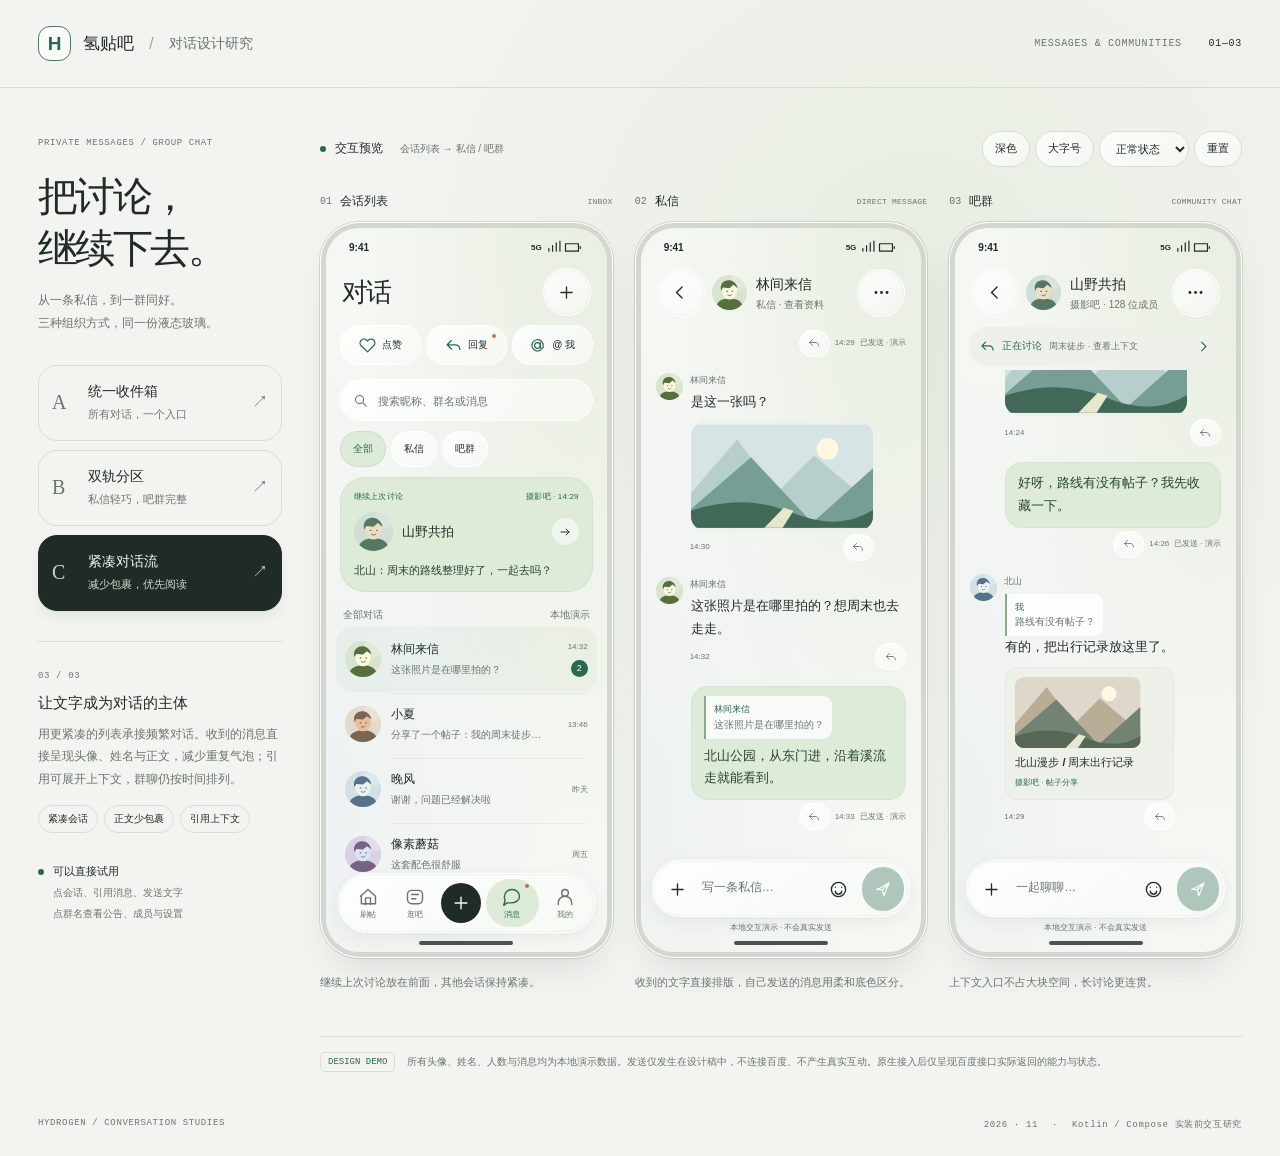
<file: design/chat-concepts/方案C-紧凑对话流.html>
<!doctype html>
<html lang="zh-CN">
<head>
  <meta charset="utf-8">
  <meta name="viewport" content="width=device-width, initial-scale=1, viewport-fit=cover">
  <meta name="color-scheme" content="light dark">
  <title>氢贴吧 · 私信与吧群设计稿</title>
  <style>
@charset "UTF-8";
:root{color-scheme:light;--studio:#f3f4f0;--ink:#202b27;--muted:#69756e;--line:#d9dfd8;--accent:#28694f;--screen:#f5f7f2;--paper:#fff;--surface:#edf1e9;--bubble:rgba(255,255,255,.82);--out:#deebd8;--out-ink:#254335;--glass:linear-gradient(140deg,rgba(255,255,255,.86),rgba(247,251,245,.6));--glass-edge:rgba(255,255,255,.95);--shade:0 10px 26px #253a2920;--ease-out:cubic-bezier(.23,1,.32,1);font-family:"Segoe UI","Microsoft YaHei UI","PingFang SC",sans-serif;font-synthesis:none}
*{box-sizing:border-box}html{overscroll-behavior:none}body{margin:0;background:radial-gradient(ellipse at 72% 24%,#e7eee3 0,transparent 46%),var(--studio);color:var(--ink);min-width:320px}button,input,textarea,select{font:inherit;color:inherit}button,a,select{-webkit-tap-highlight-color:transparent;touch-action:manipulation}button,a[role=button]{user-select:none;-webkit-user-select:none;-webkit-touch-callout:none}button{cursor:pointer;border:0;background:none}button:disabled{cursor:default;opacity:.4}button:focus-visible,a:focus-visible,input:focus-visible,textarea:focus-visible,select:focus-visible{outline:2px solid var(--accent);outline-offset:3px}button{transition:transform 120ms var(--ease-out),background-color 120ms var(--ease-out)}button:active:not(:disabled){transform:scale(.97)}a{color:inherit;text-decoration:none}svg{width:22px;height:22px;display:block;flex:none;fill:none;stroke:currentColor;stroke-width:1.7;stroke-linecap:round;stroke-linejoin:round}h1,h2,h3,p{margin:0}button[hidden],[hidden]{display:none!important}.sr-only{position:absolute;width:1px;height:1px;overflow:hidden;clip-path:inset(50%)}
.masthead{height:88px;max-width:1720px;padding:0 38px;margin:auto;display:flex;align-items:center;justify-content:space-between;border-bottom:1px solid var(--line)}.brand{display:flex;gap:12px;align-items:center;font-weight:650;font-size:17px}.brand-mark{display:grid;place-items:center;width:33px;height:35px;border:1px solid #547762;border-radius:12px;font-size:19px;color:var(--accent);background:var(--glass)}.brand-divider{font-weight:300;color:#a2aaa4;margin:0 3px}.brand-caption{font-size:14px;font-weight:450;color:var(--muted)}.edition,.eyebrow,.page-footer,.screen-label small{font-family:Consolas,"SFMono-Regular",monospace;letter-spacing:.07em}.edition{font-size:10px;color:var(--muted)}.edition b{margin-left:20px;font-weight:500;color:var(--ink)}.studio{max-width:1720px;margin:auto;display:grid;grid-template-columns:244px minmax(0,1fr);gap:38px;padding:38px 38px 26px}.directions{padding-top:5px}.eyebrow{font-size:9px;line-height:1.7;color:var(--muted)}h1{font-size:40px;letter-spacing:-.065em;line-height:1.3;font-weight:600;margin:19px 0 15px}.intro{font-size:12px;color:var(--muted);line-height:1.9}.concept-picker{display:grid;gap:9px;margin:30px 0}.concept{width:100%;padding:16px 13px;display:flex;align-items:center;gap:13px;border:1px solid var(--line);border-radius:19px;text-align:left;min-height:76px}.concept-index{font:20px Georgia,serif;width:23px;color:var(--muted)}.concept strong{font-size:14px;font-weight:600;display:block}.concept small{display:block;font-size:11px;color:var(--muted);margin-top:6px}.concept .arrow{margin-left:auto;font-size:16px;color:var(--muted)}.concept.selected{background:var(--ink);border-color:var(--ink);color:var(--studio);box-shadow:0 6px 12px #142c1510}.concept.selected small,.concept.selected .concept-index,.concept.selected .arrow{color:#cad7c9}.design-note{border-top:1px solid var(--line);padding-top:22px}.design-note h2{font-size:15px;font-weight:600;margin:10px 0}.design-note p{font-size:12px;line-height:1.85;color:var(--muted)}.tags{display:flex;gap:6px;flex-wrap:wrap;margin-top:15px}.tags span{font-size:10px;padding:6px 9px;border:1px solid var(--line);border-radius:20px}.try-note{margin-top:28px;display:flex;gap:9px;align-items:start;font-size:11px;line-height:1.9}.try-note small{font-size:10px;color:var(--muted)}.tiny-dot,.live-dot{width:6px;height:6px;border-radius:50%;background:var(--accent);flex:none}.tiny-dot{margin-top:8px}.workbench{min-width:0}.preview-toolbar{min-height:45px;display:flex;align-items:center;justify-content:space-between;gap:12px;margin-bottom:22px;font-size:12px}.preview-toolbar>div{display:flex;align-items:center;gap:9px}.preview-toolbar strong{font-weight:550}.desktop-hint{font-size:10px;color:var(--muted);margin-left:8px}.preview-options{gap:5px!important}.tool-button,.state-control select{border:1px solid var(--line);border-radius:20px;min-height:36px;padding:0 12px;font-size:11px;background:var(--glass)}.tool-button[aria-pressed=true]{background:var(--out);color:var(--accent);border-color:#aec9b7}.state-control select{max-width:106px;cursor:pointer}.screens{display:grid;grid-template-columns:repeat(3,minmax(0,1fr));gap:22px}.screen-column{min-width:0}.screen-label{font-size:12px;display:flex;gap:8px;align-items:center;margin-bottom:12px}.screen-label>span{font-family:Consolas,monospace;font-size:10px;color:var(--muted)}.screen-label small{margin-left:auto;color:var(--muted);font-size:8px;letter-spacing:.03em}.device{background:#d2d8d0;padding:6px;border-radius:39px;box-shadow:0 20px 38px -15px #2e453b29,0 0 0 1px #50624d30,inset 0 0 0 1px #fff;max-width:382px;margin:auto}.phone{position:relative;background:var(--screen);height:724px;border-radius:33px;overflow:hidden;display:flex;flex-direction:column;font-size:13px;isolation:isolate;--ui-font:13px;--ui-title:18px}.phone:before{content:"";position:absolute;inset:0;z-index:-1;pointer-events:none;background:radial-gradient(ellipse at 90% 0%,#cdddc34f,transparent 60%),radial-gradient(ellipse at 0% 80%,#dce6f34d,transparent 60%)}.screen-caption{font-size:11px;color:var(--muted);line-height:1.8;max-width:355px;margin:15px auto 0;min-height:39px}.prototype-footnote{display:flex;align-items:start;gap:12px;border-top:1px solid var(--line);margin-top:24px;padding-top:15px;color:var(--muted);font-size:10px;line-height:1.9}.demo-label{white-space:nowrap;font:9px Consolas,monospace;border:1px solid var(--line);padding:4px 7px;border-radius:5px;color:var(--accent)}.page-footer{max-width:1720px;margin:auto;padding:20px 38px 25px;display:flex;justify-content:space-between;font-size:9px;color:var(--muted);gap:20px}.footer-dot{margin:0 8px}.mobile-panes{display:none}
/* Shared phone material. Blur belongs to floating controls, not each message. */
.glass{background:var(--glass);border:1px solid var(--glass-edge);box-shadow:inset 0 0 0 1px #68816a15,0 5px 16px #293c3210;backdrop-filter:blur(18px) saturate(1.25);-webkit-backdrop-filter:blur(18px) saturate(1.25)}.status{height:32px;flex:none;display:flex;justify-content:space-between;align-items:center;padding:8px 23px 2px;font-size:10px;font-weight:650}.status svg{width:37px;height:14px;stroke-width:1.3}.status-right{display:flex;gap:5px;align-items:center;font-size:8px}.home-indicator{height:4px;width:94px;border-radius:8px;background:var(--ink);opacity:.8;margin:8px auto 7px;flex:none}.phone-header{padding:8px 16px 9px;display:flex;align-items:center;gap:7px;min-height:59px;flex:none}.phone-header h2{font-size:var(--ui-title);font-weight:650;letter-spacing:-.04em}.header-spacer{flex:1}.icon-button{width:48px;height:48px;display:grid;place-items:center;flex:none;position:relative;border-radius:50%;background:var(--glass);border:1px solid var(--glass-edge);box-shadow:inset 0 0 0 1px #6e866817}.icon-button svg{width:19px;height:19px}.small-action{display:grid;place-items:center;min-width:48px;min-height:48px;border-radius:25px;background:var(--glass);border:1px solid var(--glass-edge);font-size:11px;flex:none}.back-button{margin-left:-6px}.chat-heading{min-width:0;flex:1;text-align:left;padding:5px 2px;min-height:48px}.chat-heading strong{font-size:calc(var(--ui-font) + 1px);display:block;white-space:nowrap;text-overflow:ellipsis;overflow:hidden;line-height:1.7}.chat-heading small{color:var(--muted);font-size:10px;display:block;line-height:1.6}.chat-avatar{width:35px;height:35px;border-radius:50%;overflow:hidden;flex:none}.avatar{display:block;width:46px;height:46px;flex:none;border-radius:17px;overflow:hidden;background:var(--surface);box-shadow:inset 0 0 0 1px #193d2310}.avatar svg,.chat-avatar svg{width:100%;height:100%;stroke:none}.avatar.round{border-radius:50%}.avatar.small{width:29px;height:29px;border-radius:10px}.avatar.large{width:62px;height:62px;border-radius:22px}.avatar-stack{display:flex;padding-left:4px;flex:none}.avatar-stack .avatar{width:23px;height:23px;border:2px solid var(--paper);border-radius:50%;margin-left:-4px}.scroll-area{min-height:0;overflow:auto;overscroll-behavior:contain;scrollbar-width:none;flex:1;padding-bottom:14px}.scroll-area::-webkit-scrollbar{display:none}.notice-row{display:grid;grid-template-columns:repeat(3,1fr);gap:7px;margin:0 14px 10px}.notice-tile{display:flex;align-items:center;justify-content:center;gap:6px;min-height:49px;border-radius:19px;background:var(--glass);border:1px solid var(--glass-edge);font-size:11px;position:relative}.notice-tile svg{width:17px;height:17px;color:var(--accent)}.notice-tile .dot{position:absolute;right:10px;top:8px;width:4px;height:4px;border-radius:50%;background:#ca6b48}.search-field{margin:2px 14px 10px;display:flex;align-items:center;gap:8px;background:var(--glass);border:1px solid var(--glass-edge);border-radius:25px;min-height:42px;padding:0 12px}.search-field svg{width:15px;height:15px;color:var(--muted)}.search-field input{background:none;border:0;outline:0;width:100%;min-width:0;font-size:16px;line-height:1.5}.search-field input::placeholder{font-size:11px;color:var(--muted)}.filter-row{display:flex;gap:5px;padding:0 14px 10px;flex-wrap:wrap}.filter-chip{font-size:10px;min-height:36px;padding:0 12px;border-radius:20px;background:var(--glass);border:1px solid var(--glass-edge)}.filter-chip.active{background:var(--out);color:var(--accent);border-color:#a6c2a54d;font-weight:600}.section-heading{padding:4px 17px 5px;display:flex;justify-content:space-between;color:var(--muted);font-size:10px}.section-heading button{font-size:10px;color:var(--accent);min-height:30px}.conversation{position:relative;display:flex;align-items:center;width:calc(100% - 20px);margin:4px 10px;padding:11px 10px;gap:10px;border:1px solid transparent;border-radius:22px;text-align:left;min-height:77px}.conversation.pinned{background:var(--bubble);border-color:var(--glass-edge)}.conversation.selected{box-shadow:inset 0 0 0 1px #2f785b18}.conversation-body{min-width:0;flex:1}.conversation-title{display:flex;gap:5px;align-items:center;min-width:0}.conversation-title strong{font-size:var(--ui-font);font-weight:600;white-space:nowrap;overflow:hidden;text-overflow:ellipsis}.conversation-title .group-tag{font-size:8px;background:var(--surface);border-radius:4px;padding:2px 4px;color:var(--accent);white-space:nowrap;flex:none}.conversation-preview{font-size:11px;color:var(--muted);margin-top:6px;line-height:1.5;white-space:nowrap;text-overflow:ellipsis;overflow:hidden}.conversation-right{align-self:stretch;display:flex;align-items:end;justify-content:center;flex-direction:column;gap:9px;flex:none;min-width:28px}.conversation-time{font-size:8px;color:var(--muted);font-variant-numeric:tabular-nums}.unread{min-width:17px;height:17px;background:var(--accent);color:#fff;border-radius:20px;font-size:9px;display:grid;place-items:center;padding:0 4px}.pin-mark svg{width:11px;height:11px;color:var(--muted)}.request-entry{display:flex;align-items:center;gap:10px;margin:11px 14px 2px;padding:11px 12px;background:var(--glass);border:1px solid var(--glass-edge);border-radius:20px;text-align:left;width:calc(100% - 28px);min-height:58px}.request-entry>svg{color:var(--muted);width:20px;height:20px}.request-entry strong{font-size:11px;display:block}.request-entry small{font-size:9px;color:var(--muted);display:block;margin-top:3px}.request-entry .unread{margin-left:auto;background:var(--surface);color:var(--muted)}.bottom-nav{margin:0 12px 0;padding:5px;display:flex;align-items:center;justify-content:space-around;border-radius:36px;flex:none}.bottom-nav button{min-width:42px;min-height:48px;font-size:8px;color:var(--muted);border-radius:29px;display:flex;align-items:center;justify-content:center;flex-direction:column;gap:2px;position:relative}.bottom-nav svg{width:20px;height:20px}.bottom-nav button.active{background:var(--out);color:var(--accent);min-width:53px}.bottom-nav .nav-plus{width:40px;min-width:40px;height:40px;min-height:40px;background:var(--ink);color:var(--screen);border-radius:50%}.bottom-nav .nav-dot{width:4px;height:4px;border-radius:50%;background:#ca6b48;position:absolute;top:5px;right:10px}.bubble-count{font-size:10px;padding:4px 8px;background:var(--out);color:var(--accent);border-radius:20px}
/* Conversations */
.chat-content{display:flex;flex-direction:column;gap:12px;padding:9px 13px 16px}.day-stamp{text-align:center;font-size:9px;color:var(--muted);padding:7px 0 2px;letter-spacing:.01em}.earlier-button{font-size:10px;color:var(--muted);display:block;margin:auto;border:1px solid var(--line);border-radius:20px;min-height:33px;padding:0 13px;background:var(--bubble)}.message{display:flex;gap:7px;align-items:flex-start;position:relative;min-width:0}.message .avatar{width:28px;height:28px;border-radius:10px}.message-body{max-width:calc(100% - 35px);min-width:0}.message-name{font-size:9px;color:var(--muted);display:flex;gap:5px;align-items:center;margin:1px 0 5px}.role-tag{font-size:7px;line-height:1.4;padding:1px 4px;background:#e5dfc9;color:#716338;border-radius:4px}.message-bubble{padding:10px 12px;background:var(--bubble);border:1px solid var(--glass-edge);border-radius:5px 21px 21px 21px;font-size:var(--ui-font);line-height:1.65;overflow-wrap:anywhere;position:relative;min-width:0}.message.me{justify-content:flex-end}.message.me .message-body{max-width:86%}.message.me .message-bubble{background:var(--out);color:var(--out-ink);border-color:#71995b12;border-radius:21px 5px 21px 21px}.message-time{font-size:8px;color:var(--muted);margin-top:5px;display:flex;align-items:center;gap:5px;line-height:1.5}.message.me .message-time{justify-content:end}.reply-action{margin-left:auto;display:grid;place-items:center;width:31px;height:27px;flex:none;color:var(--muted);border-radius:20px;background:var(--glass);border:1px solid var(--glass-edge)}.reply-action svg{width:12px;height:12px}.message.me .reply-action{margin-left:0;order:-1}.reply-quote{font-size:10px;line-height:1.6;border-left:2px solid #8ea78c;padding:3px 7px;margin-bottom:7px;color:var(--muted);background:#60755108;border-radius:0 6px 6px 0;display:block;max-width:100%;text-align:left}.reply-quote strong{display:block;font-size:9px;color:var(--accent);font-weight:550}.reply-quote span{display:-webkit-box;-webkit-line-clamp:2;-webkit-box-orient:vertical;overflow:hidden;overflow-wrap:anywhere}.post-share{display:flex;flex-direction:column;gap:6px;min-width:0;background:var(--surface);border-radius:13px;padding:9px;text-align:left;width:100%;border:1px solid #779b7e15}.post-share small{font-size:8px;color:var(--accent)}.post-share strong{font-size:11px;line-height:1.5;font-weight:550}.post-share p{font-size:9px;color:var(--muted);line-height:1.5}.post-share .post-cover{height:71px;overflow:hidden;border-radius:9px}.post-cover svg{width:100%;height:100%;stroke:none}.picture-message{padding:5px;overflow:hidden;max-width:182px}.picture-message button{width:100%;display:block;padding:0;border-radius:16px;overflow:hidden}.picture-message svg{width:100%;height:auto;aspect-ratio:1.65;stroke:none}.announcement{display:flex;gap:7px;align-items:center;text-align:left;margin:0 13px 3px;padding:8px 11px;background:var(--glass);border:1px solid var(--glass-edge);border-radius:18px;min-height:40px;flex:none;width:calc(100% - 26px)}.announcement svg{color:var(--accent);width:15px;height:15px}.announcement span{font-size:10px;line-height:1.5;color:var(--muted);overflow:hidden;white-space:nowrap;text-overflow:ellipsis;flex:1;min-width:0}.announcement b{font-weight:550;color:var(--ink)}.announcement .chevron{width:11px;height:11px}.unread-divider{display:flex;align-items:center;gap:10px;font-size:9px;color:var(--accent);margin:2px 0}.unread-divider:before,.unread-divider:after{content:"";height:1px;flex:1;background:#5d8b652b}.composer-wrap{padding:0 11px 0;flex:none}.composer{padding:5px;display:flex;align-items:end;gap:4px;border-radius:29px;min-height:57px}.composer>.icon-button{width:39px;height:44px;min-width:39px;border:0;background:none;box-shadow:none}.composer textarea{flex:1;width:0;min-width:0;resize:none;background:none;outline:0;border:0;font-size:16px;line-height:1.5;max-height:94px;min-height:42px;padding:9px 1px;scrollbar-width:none}.composer textarea::placeholder{color:var(--muted);font-size:12px}.send-button{min-width:42px;height:44px;flex:none;background:var(--accent);color:#fff;border-radius:24px;display:grid;place-items:center}.send-button svg{width:18px;height:18px}.send-button:disabled{opacity:.35}.composer-quote{background:var(--bubble);border:1px solid var(--glass-edge);border-radius:18px;padding:8px 9px;margin-bottom:5px;display:flex;gap:5px;align-items:center}.composer-quote>div{min-width:0;flex:1;font-size:10px;line-height:1.5}.composer-quote strong{color:var(--accent);font-size:9px;display:block}.composer-quote p{white-space:nowrap;overflow:hidden;text-overflow:ellipsis}.composer-quote button{min-width:35px;height:35px;display:grid;place-items:center;border-radius:50%;background:var(--surface)}.composer-quote svg{width:14px;height:14px}.composer-fineprint{text-align:center;font-size:8px;color:var(--muted);padding:5px 0 0}.send-failed{color:#ba5439}.retry-send{font-size:9px;min-height:28px;padding:0 9px;color:#a84932;background:#e8b9a322;border:1px solid #c984702a;border-radius:20px}.error-banner{display:flex;align-items:center;gap:6px;font-size:10px;color:#a94c34;background:#e4b8a01c;border:1px solid #b9715920;border-radius:17px;padding:6px 10px;margin:0 14px 7px;flex:none}.error-banner span{flex:1;line-height:1.6}.error-banner button{min-height:34px;padding:0 8px;border-radius:20px;background:var(--paper);font-size:10px}.empty-state{padding:58px 23px 40px;text-align:center;color:var(--muted)}.empty-state .empty-icon{display:grid;place-items:center;width:60px;height:60px;border:1px solid var(--glass-edge);background:var(--glass);border-radius:24px;margin:0 auto 17px;color:var(--accent)}.empty-state h3{font-size:14px;color:var(--ink);font-weight:550;margin-bottom:9px}.empty-state p{font-size:11px;line-height:1.8}.empty-state button{background:var(--out);color:var(--accent);font-size:11px;border-radius:22px;min-height:42px;padding:0 17px;margin-top:20px}
/* B: separate tracks and a layered composer */
[data-concept=b] .phone-header{padding-bottom:8px}.track-tabs{display:flex;margin:0 14px 11px;padding:4px;gap:4px;border-radius:23px;flex:none;background:var(--surface);border:1px solid #7c968514}.track-tabs button{flex:1;font-size:12px;min-height:39px;border-radius:20px;color:var(--muted)}.track-tabs button.active{background:var(--paper);color:var(--accent);box-shadow:0 3px 9px #294b2d0d;font-weight:600}.people-rail{display:flex;gap:15px;margin:0 15px 11px;padding:10px 12px;border-radius:23px;overflow:auto;scrollbar-width:none;background:var(--bubble);border:1px solid var(--glass-edge)}.people-rail button{display:flex;flex-direction:column;align-items:center;gap:5px;min-width:45px;font-size:8px;color:var(--muted);padding:0}.people-rail .avatar{width:38px;height:38px;border-radius:50%}.forum-label{display:flex;align-items:center;gap:6px;margin:8px 17px 7px;font-size:10px;color:var(--muted)}.forum-label .avatar{width:19px;height:19px;border-radius:7px}.room-card{display:flex;gap:9px;width:calc(100% - 28px);margin:6px 14px;padding:13px 10px;border-radius:23px;background:var(--bubble);border:1px solid var(--glass-edge);text-align:left;min-height:82px}.room-card .conversation-body{align-self:center}.room-card .conversation-right{align-self:auto}.room-card .conversation-preview{font-size:10px}.group-hero{margin:0 13px 10px;flex:none;padding:11px 12px;border-radius:24px;display:flex;gap:9px;align-items:center;background:var(--bubble);border:1px solid var(--glass-edge)}.group-hero .avatar{width:42px;height:42px}.group-hero h3{font-size:14px;line-height:1.6;white-space:nowrap;overflow:hidden;text-overflow:ellipsis}.group-hero p{font-size:9px;color:var(--muted);line-height:1.8}.group-hero .hero-copy{min-width:0;flex:1}.group-hero>button{min-width:34px;min-height:42px;border-radius:22px;background:var(--glass);display:grid;place-items:center}.group-hero>button svg{width:15px;height:15px}.group-tabs{display:flex;gap:5px;padding:0 14px 9px;flex:none}.group-tabs button{font-size:10px;min-height:34px;padding:0 12px;border-radius:20px;background:var(--glass);border:1px solid var(--glass-edge)}.group-tabs button.active{background:var(--out);color:var(--accent)}[data-concept=b] .composer{border-radius:25px;display:block;padding:8px 10px 5px}[data-concept=b] .composer textarea{width:100%;min-height:39px;display:block;padding:5px 3px}[data-concept=b] .composer-tools{display:flex;gap:2px;align-items:center;border-top:1px solid #71866e16;padding-top:3px}[data-concept=b] .composer-tools .icon-button{width:36px;height:37px;min-width:36px;border:0;box-shadow:none;background:none}[data-concept=b] .composer-tools .send-button{margin-left:auto;height:36px;min-width:48px;font-size:10px;display:flex;justify-content:center;gap:4px;padding:0 10px}[data-concept=b] .composer-tools .send-button svg{width:12px;height:12px}[data-concept=b] .composer-fineprint{display:none}[data-concept=b] .chat-content{gap:10px}[data-concept=b] .message-bubble{box-shadow:0 2px 8px #2f4e2a04;border-radius:17px}[data-concept=b] .message.me .message-bubble{border-radius:17px}
/* C: a denser inbox and readable, unboxed incoming conversation. */
[data-concept=c] .phone-header h2{font-size:26px;letter-spacing:-.08em}[data-concept=c] .notice-row{gap:5px;margin-bottom:12px}[data-concept=c] .notice-tile{min-height:40px;border-radius:19px;font-size:10px}.focus-card{margin:0 14px 12px;border-radius:25px;padding:13px 13px 11px;background:var(--out);border:1px solid #8ba98a24;display:block;width:calc(100% - 28px);text-align:left}.focus-top{display:flex;align-items:center;justify-content:space-between;font-size:8px;color:var(--accent);margin-bottom:10px;letter-spacing:.02em}.focus-card .focus-person{display:flex;gap:9px;align-items:center}.focus-card .avatar{width:39px;height:39px;border-radius:50%}.focus-card strong{font-size:var(--ui-font);font-weight:600;display:block}.focus-card p{font-size:11px;line-height:1.7;color:var(--out-ink);margin:10px 0 0}.focus-card .focus-arrow{width:27px;height:27px;border-radius:50%;display:grid;place-items:center;background:#fff8;margin-left:auto}.focus-arrow svg{width:14px;height:14px}[data-concept=c] .conversation{padding:8px 8px;margin:0 10px;min-height:65px;border-radius:16px;width:calc(100% - 20px)}[data-concept=c] .conversation .avatar{width:36px;height:36px;border-radius:50%}[data-concept=c] .conversation-title strong{font-size:12px}[data-concept=c] .conversation-preview{font-size:10px;margin-top:4px}[data-concept=c] .conversation.pinned{background:transparent;border-color:transparent}[data-concept=c] .conversation.selected{box-shadow:none;background:#6e9c7510}[data-concept=c] .conversation+.conversation:before{content:"";position:absolute;left:54px;right:10px;top:0;height:1px;background:#6b816719}[data-concept=c] .request-entry{margin-top:12px;min-height:47px;padding:8px 11px}[data-concept=c] .chat-content{gap:16px;padding:11px 15px 16px}[data-concept=c] .message-bubble{background:none;border:0;border-radius:0;padding:0 1px;line-height:1.75}[data-concept=c] .message-name{margin-bottom:4px}[data-concept=c] .message.me .message-bubble{background:var(--out);border:1px solid #8cab8a18;border-radius:17px;padding:9px 12px}[data-concept=c] .message .avatar{width:27px;height:27px;border-radius:50%}[data-concept=c] .message-body{max-width:calc(100% - 34px)}[data-concept=c] .message-time{margin-top:3px}[data-concept=c] .reply-quote{background:var(--bubble);border-radius:0 9px 9px 0;padding:6px 8px;margin:6px 0 0}[data-concept=c] .message.me .reply-quote{margin-top:0;margin-bottom:6px}.context-strip{display:flex;align-items:center;gap:7px;margin:0 14px 4px;padding:8px 11px;border-radius:18px;min-height:39px;width:calc(100% - 28px);background:var(--surface);text-align:left;font-size:9px;color:var(--muted)}.context-strip svg{width:15px;height:15px;color:var(--accent)}.context-strip strong{font-size:10px;color:var(--accent)}.context-strip span{flex:1;overflow:hidden;white-space:nowrap;text-overflow:ellipsis}
/* Phone-local menus and information sheets. */
.overlay{position:absolute;inset:0;background:#15221938;z-index:20;display:flex;align-items:end}.sheet{width:100%;max-height:82%;overflow:auto;overscroll-behavior:contain;border-radius:29px 29px 0 0;background:var(--paper);padding:9px 15px 15px;box-shadow:0 -8px 25px #142d2320;animation:sheet-in 220ms var(--ease-out);scrollbar-width:none}.sheet-handle{height:4px;width:31px;border-radius:8px;background:var(--line);margin:0 auto 9px}.sheet-header{display:flex;align-items:center;margin-bottom:13px;gap:8px}.sheet-header h3{font-size:16px;flex:1}.sheet-header .icon-button{width:37px;height:37px}.sheet-header .icon-button svg{width:16px;height:16px}.sheet p{font-size:12px;line-height:1.9;overflow-wrap:anywhere}.sheet .sheet-subtitle{font-size:10px;color:var(--muted);margin:8px 0 15px}.sheet-profile{display:flex;gap:12px;align-items:center;margin:6px 0 15px}.sheet-profile h3{font-size:16px;font-weight:600}.sheet-profile p{font-size:10px;color:var(--muted)}.detail-section{border:1px solid var(--line);border-radius:20px;padding:12px;margin:11px 0}.detail-section h4{font-size:10px;color:var(--muted);font-weight:500;margin:0 0 8px}.detail-section p{font-size:11px}.sheet-row{width:100%;display:flex;align-items:center;gap:8px;text-align:left;min-height:49px;padding:7px 8px;border-bottom:1px solid var(--line);font-size:12px}.sheet-row:last-child{border-bottom:0}.sheet-row>span:first-child{flex:1}.sheet-row .switch{width:33px;height:20px;border-radius:20px;background:var(--line);position:relative;flex:none}.sheet-row .switch:after{content:"";position:absolute;top:3px;left:3px;width:14px;height:14px;border-radius:50%;background:var(--paper)}.sheet-row .switch.on{background:var(--accent)}.sheet-row .switch.on:after{left:16px}.sheet-row small{font-size:10px;color:var(--muted)}.member-grid{display:grid;grid-template-columns:repeat(4,1fr);gap:13px 8px;margin:14px 0}.member-grid button{display:flex;flex-direction:column;align-items:center;gap:5px;font-size:9px;min-width:0}.member-grid .avatar{width:43px;height:43px;border-radius:16px}.member-grid span:last-child{width:100%;white-space:nowrap;text-overflow:ellipsis;overflow:hidden}.emoji-grid{display:grid;grid-template-columns:repeat(6,1fr);gap:4px}.emoji-grid button{font-size:23px;min-height:43px;border-radius:12px;background:var(--surface)}.attachment-grid{display:grid;grid-template-columns:repeat(3,1fr);gap:8px}.attachment-grid button{display:flex;flex-direction:column;align-items:center;gap:8px;background:var(--surface);border-radius:20px;min-height:81px;padding:16px 5px;font-size:10px}.attachment-grid svg{width:23px;height:23px;color:var(--accent)}.gallery{display:grid;grid-template-columns:repeat(2,minmax(0,1fr));gap:7px;padding:7px 13px}.gallery button{border-radius:18px;overflow:hidden;padding:0;background:var(--surface);min-height:100px}.gallery svg{width:100%;height:110px;stroke:none}.gallery p{font-size:9px;color:var(--muted);padding:9px}.toast{position:absolute;z-index:40;left:50%;bottom:96px;transform:translateX(-50%);padding:10px 15px;border-radius:23px;max-width:90%;width:max-content;font-size:11px;color:var(--ink);line-height:1.6;box-shadow:var(--shade);animation:toast-in 160ms var(--ease-out)}.danger{color:#b44e37}.group-room-summary{background:var(--bubble);border:1px solid var(--glass-edge);border-radius:22px;margin:9px 13px;padding:14px}.group-room-summary h3{font-size:14px}.group-room-summary p{font-size:11px;line-height:1.9;color:var(--muted);margin-top:7px}.new-contact{display:flex;align-items:center;gap:10px;min-height:63px;padding:7px;border-radius:18px;width:100%;text-align:left}.new-contact span:last-child{font-size:12px}.member-count{font:9px Consolas,monospace;color:var(--muted)}
@keyframes sheet-in{from{opacity:0;transform:translateY(15px)}to{opacity:1;transform:translateY(0)}}@keyframes toast-in{from{opacity:0;transform:translate(-50%,5px)}to{opacity:1;transform:translate(-50%,0)}}
/* Readability tools change type, not the touch targets. */
body.large-type .phone{--ui-font:16px;--ui-title:22px}body.large-type .conversation-title strong{font-size:15px}body.large-type .conversation-preview{font-size:13px}body.large-type .message-name,body.large-type .chat-heading small{font-size:11px}body.large-type .message-bubble{font-size:16px}body.large-type .composer textarea{font-size:18px}body.large-type .message-time{font-size:10px}body.large-type .conversation{min-height:86px}body.large-type .announcement span{font-size:12px}
body.dark{color-scheme:dark;--studio:#141b18;--ink:#e8eee7;--muted:#a0ada4;--line:#344139;--accent:#a9cfad;--screen:#19221d;--paper:#243129;--surface:#2b3a30;--bubble:rgba(47,63,53,.82);--out:#3a5140;--out-ink:#edf5e9;--glass:linear-gradient(145deg,rgba(48,64,53,.91),rgba(29,43,34,.72));--glass-edge:#829c8134;--shade:0 10px 26px #0005;background:radial-gradient(ellipse at 70% 22%,#293a2b 0,transparent 46%),var(--studio)}body.dark .device{background:#576359;box-shadow:0 20px 38px -15px #0009,0 0 0 1px #83957e40,inset 0 0 0 1px #71846d}body.dark .phone:before{opacity:.13}body.dark .concept.selected{background:#cedeca;color:#1a281d;border-color:#cedeca}body.dark .concept.selected small,body.dark .concept.selected .concept-index,body.dark .concept.selected .arrow{color:#536c56}body.dark .send-button{background:#b5d2ac;color:#1d3526}body.dark .unread{color:#1d3526;background:#b5d2ac}body.dark .bottom-nav .nav-plus{background:#bdcfb8;color:#213825}body.dark .focus-card .focus-arrow{background:#60725a80}body.dark .error-banner{color:#f1b59e}body.dark .role-tag{background:#554c2e;color:#e3d9ae}body.dark .send-failed,body.dark .retry-send,body.dark .danger{color:#f2b59e}body.dark .reply-quote{border-color:#9fba98}
@media(hover:hover) and (pointer:fine){.conversation:hover{background:#789c7810}.icon-button:hover,.small-action:hover,.filter-chip:hover,.notice-tile:hover{box-shadow:inset 0 0 0 1px #70966d45}.concept:not(.selected):hover{background:var(--paper)}.tool-button:hover{border-color:#85a187}}
@media(min-width:1650px){.studio{grid-template-columns:270px minmax(0,1fr);gap:50px}.phone{height:778px}.screens{gap:30px}h1{font-size:46px}}
@media(max-width:1279px){.studio{grid-template-columns:210px minmax(0,1fr);gap:24px;padding:28px 24px}.masthead{padding:0 24px}.screens{gap:13px}.device{padding:5px;border-radius:34px}.phone{border-radius:29px;height:703px}.phone-header{padding-inline:12px;gap:4px}.desktop-hint{display:none}.screen-label small{display:none}.conversation{gap:7px;padding:10px 6px}.conversation .avatar{width:38px;height:38px;border-radius:14px}.icon-button{width:43px;height:46px}.chat-avatar{width:29px;height:29px}.chat-heading strong{font-size:12px}.chat-heading small{font-size:9px}.preview-options{flex-wrap:wrap;justify-content:end}.tool-button,.state-control select{padding-inline:9px}.page-footer{padding-inline:24px}}
@media(max-width:1099px){.studio{grid-template-columns:230px minmax(0,1fr);gap:34px;max-width:880px;margin:auto}.screens{display:block}.screen-column{display:none}.screens[data-active-pane=inbox] [data-column=inbox],.screens[data-active-pane=dm] [data-column=dm],.screens[data-active-pane=group] [data-column=group]{display:block}.device{max-width:365px;padding:6px;border-radius:39px}.phone{height:735px;border-radius:33px}.screen-label{max-width:365px;margin:0 auto 12px}.screen-label small{display:block}.preview-toolbar{align-items:start;min-height:62px;gap:9px;flex-wrap:wrap;margin-bottom:10px}.preview-toolbar>div:first-child{min-height:32px}.preview-options{margin-left:auto}.mobile-panes{display:flex;gap:5px;border-radius:23px;border:1px solid var(--line);padding:4px;margin:0 auto 18px;max-width:365px}.mobile-panes button{min-height:37px;flex:1;font-size:11px;border-radius:20px;white-space:nowrap}.mobile-panes button[aria-pressed=true]{background:var(--ink);color:var(--screen)}.phone-header{padding-inline:16px;gap:7px}.icon-button{width:48px;height:48px}.conversation{padding:11px 10px;gap:10px}.conversation .avatar{width:46px;height:46px;border-radius:17px}.chat-avatar{width:35px;height:35px}.chat-heading strong{font-size:14px}.chat-heading small{font-size:10px}.prototype-footnote{max-width:365px;margin-inline:auto}.screen-caption{max-width:365px}}
@media(max-width:679px){.masthead{height:69px;padding:0 18px}.brand{font-size:15px;gap:8px}.brand-caption{font-size:11px}.brand-mark{width:29px;height:31px;border-radius:10px;font-size:17px}.edition{display:none}.studio{display:block;padding:23px 17px 10px;max-width:500px}.directions{padding:0}.directions>.eyebrow{font-size:8px}h1{font-size:30px;line-height:1.2;letter-spacing:-.06em;margin:12px 0}h1 br{display:none}.intro{font-size:11px;line-height:1.8}.intro br{display:none}.concept-picker{grid-template-columns:repeat(3,minmax(0,1fr));gap:6px;margin:20px 0 17px}.concept{min-height:70px;padding:11px 9px;display:block;border-radius:17px;position:relative}.concept-index{font-size:15px;display:inline-block;margin-bottom:4px}.concept strong{font-size:11px}.concept small{font-size:8px;line-height:1.5;margin-top:5px}.concept .arrow{position:absolute;right:9px;top:9px;font-size:12px}.design-note{padding-top:13px;margin-bottom:20px}.design-note>.eyebrow{display:none}.design-note h2{font-size:13px;margin:0 0 6px}.design-note p{font-size:11px;line-height:1.8}.tags{margin-top:10px}.tags span{font-size:9px;padding:4px 7px}.try-note{display:none}.preview-toolbar{min-height:35px;margin-bottom:13px;gap:5px}.preview-toolbar strong{font-size:11px}.preview-toolbar>div:first-child{gap:5px}.preview-options{gap:3px!important}.tool-button,.state-control select{font-size:10px;padding:0 8px;min-height:34px}.state-control select{max-width:88px}.mobile-panes{margin-bottom:14px}.screen-label{font-size:11px}.screen-label small{font-size:8px}.device{border-radius:35px;padding:5px;max-width:382px}.phone{height:min(746px,calc(100svh - 25px));min-height:600px;border-radius:30px}.screen-caption{margin-top:12px;font-size:10px}.prototype-footnote{margin-top:20px;gap:8px;font-size:9px}.demo-label{font-size:8px;padding:4px}.page-footer{padding:15px 17px 24px;font-size:7px;line-height:1.7}.page-footer span:last-child{display:none}}
@media(max-width:359px){.studio{padding-inline:10px}.masthead{padding-inline:12px}.brand-caption{font-size:10px}.concept{padding-inline:7px}.concept small{font-size:7px}.preview-toolbar{flex-wrap:wrap}.phone-header{padding-inline:12px;gap:4px}.icon-button{width:43px}.chat-avatar{width:29px;height:29px}.conversation{gap:7px;padding-inline:6px}.conversation .avatar{width:39px;height:39px}.notice-tile{gap:4px;font-size:10px}.notice-tile svg{width:15px}.filter-chip{padding-inline:10px}.screen-label small{display:none}.phone{height:690px}}
@media(prefers-reduced-motion:reduce){*,*:before,*:after{animation:none!important;transition:none!important;scroll-behavior:auto!important}button:active{transform:none!important}}
/* Content sizing and predictable media surfaces. */
.conversation-preview{display:block}.picture-message{display:block;width:182px;padding:0;margin-top:7px;border-radius:15px;max-width:100%;background:var(--surface)}.picture-preview{border-radius:20px;overflow:hidden;background:var(--surface)}.picture-preview svg{width:100%;height:auto;stroke:none;aspect-ratio:300/170}.message-bubble>.post-share{margin-top:8px}.composer-quote button{flex:none}.phone .chat-scroll{scroll-behavior:auto}.phone .sheet .picture-preview{margin-bottom:12px}

</style>
</head>
<body data-start-concept="c">
  <header class="masthead"><a href="#a" class="brand"><span class="brand-mark">H</span>氢贴吧 <span class="brand-divider">/</span><span class="brand-caption">对话设计研究</span></a><span class="edition">MESSAGES & COMMUNITIES <b>01—03</b></span></header>
  <main class="studio">
    <aside class="directions">
      <span class="eyebrow">PRIVATE MESSAGES / GROUP CHAT</span>
      <h1>把讨论，<br>继续下去。</h1>
      <p class="intro">从一条私信，到一群同好。<br>三种组织方式，同一份液态玻璃。</p>
      <nav class="concept-picker" aria-label="选择设计方案">
        <button data-concept="a" class="concept selected" aria-pressed="true"><span class="concept-index">A</span><span><strong>统一收件箱</strong><small>所有对话，一个入口</small></span><span class="arrow">↗</span></button>
        <button data-concept="b" class="concept" aria-pressed="false"><span class="concept-index">B</span><span><strong>双轨分区</strong><small>私信轻巧，吧群完整</small></span><span class="arrow">↗</span></button>
        <button data-concept="c" class="concept" aria-pressed="false"><span class="concept-index">C</span><span><strong>紧凑对话流</strong><small>减少包裹，优先阅读</small></span><span class="arrow">↗</span></button>
      </nav>
      <section class="design-note" aria-live="polite"><span id="noteIndex" class="eyebrow">01 / 03</span><h2 id="noteTitle"></h2><p id="noteBody"></p><div class="tags" id="noteTags"></div></section>
      <div class="try-note"><span class="tiny-dot"></span><p>可以直接试用<br><small>点会话、引用消息、发送文字<br>点群名查看公告、成员与设置</small></p></div>
    </aside>
    <section class="workbench" aria-label="三屏交互预览">
      <div class="preview-toolbar"><div><span class="live-dot"></span><strong>交互预览</strong><span class="desktop-hint">会话列表 → 私信 / 吧群</span></div><div class="preview-options"><button id="themeToggle" class="tool-button" aria-pressed="false">深色</button><button id="fontToggle" class="tool-button" aria-pressed="false">大字号</button><label class="state-control"><span class="sr-only">演示状态</span><select id="stateSelect" aria-label="演示状态"><option value="normal">正常状态</option><option value="empty">空列表</option><option value="error">加载失败</option></select></label><button id="reset" class="tool-button">重置</button></div></div>
      <nav class="mobile-panes" aria-label="选择预览页面"><button data-pane="inbox" aria-pressed="true">会话列表</button><button data-pane="dm" aria-pressed="false">私信对话</button><button data-pane="group" aria-pressed="false">吧群聊天</button></nav>
      <div class="screens" id="screens" data-concept="a" data-active-pane="inbox">
        <article class="screen-column" data-column="inbox"><div class="screen-label"><span>01</span>会话列表 <small>INBOX</small></div><div class="device"><section class="phone" data-phone="inbox" aria-label="会话列表设计预览"></section></div><p class="screen-caption" id="captionInbox"></p></article>
        <article class="screen-column" data-column="dm"><div class="screen-label"><span>02</span>私信 <small>DIRECT MESSAGE</small></div><div class="device"><section class="phone" data-phone="dm" aria-label="私信对话设计预览"></section></div><p class="screen-caption" id="captionDm"></p></article>
        <article class="screen-column" data-column="group"><div class="screen-label"><span>03</span>吧群 <small>COMMUNITY CHAT</small></div><div class="device"><section class="phone" data-phone="group" aria-label="吧群聊天设计预览"></section></div><p class="screen-caption" id="captionGroup"></p></article>
      </div>
      <div class="prototype-footnote"><span class="demo-label">DESIGN DEMO</span><p>所有头像、姓名、人数与消息均为本地演示数据。发送仅发生在设计稿中，不连接百度、不产生真实互动。原生接入后仅呈现百度接口实际返回的能力与状态。</p></div>
    </section>
  </main>
  <footer class="page-footer"><span>HYDROGEN / CONVERSATION STUDIES</span><span>2026 · 11 <span class="footer-dot">·</span> Kotlin / Compose 实装前交互研究</span></footer>
  <script>
/* Standalone interaction study. No network, persistence or real account actions. */
'use strict';
const $ = (q, root = document) => root.querySelector(q);
const $$ = (q, root = document) => [...root.querySelectorAll(q)];
const esc = v => String(v ?? '').replace(/[&<>"']/g, c => ({'&':'&amp;','<':'&lt;','>':'&gt;','"':'&quot;',"'":'&#39;'}[c]));
const paths = {
  back:'<path d="m14 5-7 7 7 7"/>', close:'<path d="m6 6 12 12M6 18 18 6"/>',
  more:'<circle cx="5" cy="12" r="1"/><circle cx="12" cy="12" r="1"/><circle cx="19" cy="12" r="1"/>',
  search:'<circle cx="10.5" cy="10.5" r="6.5"/><path d="m16 16 5 5"/>', plus:'<path d="M12 5v14M5 12h14"/>',
  heart:'<path d="M20.8 4.6a5.5 5.5 0 0 0-7.8 0L12 5.7l-1.1-1.1a5.5 5.5 0 0 0-7.8 7.8L12 21l8.8-8.6a5.5 5.5 0 0 0 0-7.8Z"/>',
  reply:'<path d="m9 5-6 6 6 6M3 11h11c4 0 7 2 7 7"/>', at:'<circle cx="12" cy="12" r="4"/><path d="M16 8v6a2 2 0 0 0 4 0v-2a8 8 0 1 0-3 6"/>',
  home:'<path d="m3 11 9-8 9 8v9H4v-9M9 21v-8h6v8"/>', forum:'<rect x="3" y="4" width="18" height="16" rx="5"/><path d="M8 9h8M8 14h5"/>',
  chat:'<path d="M21 11a9 8 0 0 1-9 8H6l-4 3 1.7-6A8 8 0 0 1 3 11a9 8 0 0 1 18 0Z"/>',
  user:'<circle cx="12" cy="7" r="4"/><path d="M4 21v-2a8 8 0 0 1 16 0v2"/>',
  send:'<path d="m4 13 16-9-7 17-2-8-7-1ZM11 13l9-9"/>', smile:'<circle cx="12" cy="12" r="9"/><path d="M8 14a4 4 0 0 0 8 0M8 9h.01M16 9h.01"/>',
  image:'<rect x="3" y="3" width="18" height="18" rx="4"/><circle cx="8" cy="8" r="1.5"/><path d="m3 17 5-5 4 4 4-6 5 7"/>',
  link:'<path d="m10 14 4-4M8 16l-2 2a4 4 0 0 1-5-6l5-5a4 4 0 0 1 6 0M16 8l2-2a4 4 0 0 1 5 6l-5 5a4 4 0 0 1-6 0" transform="translate(1 0) scale(.9)"/>',
  pin:'<path d="m8 3 8 0-1 6 4 4H5l4-4-1-6ZM12 13v8"/>', chevron:'<path d="m9 5 7 7-7 7"/>',
  bell:'<path d="M5 17h14l-2-3V9a5 5 0 0 0-10 0v5l-2 3ZM10 21h4"/>',
  people:'<circle cx="9" cy="8" r="3"/><path d="M3 21v-3a6 6 0 0 1 12 0v3M16 5a3 3 0 0 1 0 6M18 14a5 5 0 0 1 3 5v2"/>',
  announcement:'<path d="m4 9 13-5v16L4 15V9ZM4 15l2 6h4l-2-5M20 9v6"/>',
  check:'<path d="m5 12 4 4L19 6"/>', refresh:'<path d="M20 7v5h-5M4 17v-5h5M5 7a8 8 0 0 1 13-2l2 3M4 16l2 3a8 8 0 0 0 13-2"/>',
  request:'<rect x="3" y="5" width="18" height="15" rx="4"/><path d="m3 7 9 7 9-7"/>', arrow:'<path d="M5 12h14m-5-5 5 5-5 5"/>'
};
const icon = (name, cls='') => `<svg viewBox="0 0 24 24" aria-hidden="true" class="${cls}">${paths[name] || paths.chat}</svg>`;
const palette = [['#d9e4ce','#576e40','#fcf8de'],['#e3d9cd','#786556','#eabf9c'],['#d2e1e6','#54738a','#eaf3ee'],['#e8d2c9','#9c6252','#f7ead1'],['#d9d2e5','#796384','#dce6f1'],['#cfded6','#567764','#ecdec3']];
function portrait(seed=0){
  const [bg, fg, skin] = palette[Math.abs(seed)%palette.length];
  return `<svg viewBox="0 0 64 64" aria-hidden="true"><rect width="64" height="64" fill="${bg}"/><circle cx="51" cy="10" r="17" fill="#ffffff38"/><path d="M6 67q0-24 26-24t26 24" fill="${fg}"/><ellipse cx="32" cy="28" rx="14" ry="17" fill="${skin}"/><path d="M17 29C10 7 42 1 47 24l-8-6-7 6-12-1-3 6Z" fill="${fg}"/><path d="M27 30h1m9 0h1" stroke="${fg}" stroke-width="2" stroke-linecap="round"/><path d="M29 37q4 3 7-1" stroke="${fg}" stroke-width="1.5" fill="none"/></svg>`;
}
function landscape(kind=0){
  const cols = kind%2 ? ['#ded8cc','#baad95','#748273','#566754'] : ['#d7e4e5','#b6cfcd','#769e95','#426958'];
  return `<svg viewBox="0 0 300 170" role="img" aria-label="本地演示山景插画"><rect width="300" height="170" fill="${cols[0]}"/><circle cx="225" cy="40" r="18" fill="#fff7df"/><path d="m0 113 76-89 65 89 62-62 97 82v37H0Z" fill="${cols[1]}"/><path d="m0 139 99-85 101 108 100-90v98H0Z" fill="${cols[2]}"/><path d="M0 142q89-29 166 3t134-4v29H0Z" fill="${cols[3]}"/><path d="m121 170 32-33 16 5-18 28" fill="#e6e7cc"/></svg>`;
}
const avatar = (seed, cls='') => `<span class="avatar ${cls}">${portrait(seed)}</span>`;
const contacts = [
  {id:'lin',name:'林间来信',seed:0,preview:'这张照片是在哪里拍的？',time:'14:32',unread:2,pinned:true,type:'dm'},
  {id:'xia',name:'小夏',seed:1,preview:'分享了一个帖子：我的周末徒步记录',time:'13:46',unread:0,type:'dm'},
  {id:'wind',name:'晚风',seed:2,preview:'谢谢，问题已经解决啦',time:'昨天',unread:0,type:'dm'},
  {id:'pixel',name:'像素蘑菇',seed:4,preview:'这套配色很舒服',time:'周五',unread:0,type:'dm'},
  {id:'mountain',name:'山野共拍',seed:5,forum:'摄影吧',members:128,preview:'北山：周末的路线整理好了',time:'14:29',unread:12,pinned:true,type:'group'},
  {id:'hydrogen',name:'氢友交流',seed:2,forum:'Android吧',members:86,preview:'阿青：这个细节我也注意到了',time:'14:16',unread:3,type:'group'},
  {id:'book',name:'书页之间',seed:3,forum:'读书吧',members:64,preview:'木木：分享一下最近读到的这段话',time:'昨天',unread:0,type:'group'}
];
const requestPerson = {id:'orange',name:'橘子海',seed:3,preview:'想请教一下照片的调色思路',time:'刚刚',unread:0,type:'dm'};
const person = id => contacts.find(p=>p.id===id) || (id==='orange'?requestPerson:contacts[0]);
const design = {
  a:{title:'熟悉、直接，不错过对话',body:'把私信和吧群按时间放在同一列表，用轻标签区分。对话沿用左右气泡，玻璃只包裹功能区，让消息更容易读。',tags:['统一时间线','置顶会话','轻量群公告'],captions:['通知在上，对话在下；一眼看到新的私信与群消息。','左右对话气泡，引用与分享保留清楚的上下文。','公告收在轻条中，群资料随用随开。']},
  b:{title:'给私信与吧群各自的空间',body:'私信保留常用联系人，吧群按所属吧归类。群内提供聊天与图片入口，配合分层输入卡片，适合经常参与多个社区的人。',tags:['私信 / 吧群双轨','按吧归类','分层输入卡片'],captions:['私信与吧群分区；切换「吧群」查看按吧归类的群列表。','上层写内容，下层放附件与发送，长消息也从容。','群身份更明确；聊天、图片、资料三个入口各司其职。']},
  c:{title:'让文字成为对话的主体',body:'用更紧凑的列表承接频繁对话。收到的消息直接呈现头像、姓名与正文，减少重复气泡；引用可展开上下文，群聊仍按时间排列。',tags:['紧凑会话','正文少包裹','引用上下文'],captions:['继续上次讨论放在前面，其他会话保持紧凑。','收到的文字直接排版，自己发送的消息用柔和底色区分。','上下文入口不占大块空间，长讨论更连贯。']}
};
function initialMessages(id){
  if(person(id).type==='group') return [
    {id:'g1',name:'北山',seed:2,text:'周末的路线整理好了。从北门进，沿溪流走到观景台，大约两小时。',time:'14:22',role:'群主'},
    {id:'g2',name:'阿青',seed:1,text:'上次去拍到的光线，给大家参考一下。',kind:'image',time:'14:24'},
    {id:'g3',me:true,text:'好呀，路线有没有帖子？我先收藏一下。',time:'14:26',status:'sent'},
    {id:'g4',name:'北山',seed:2,text:'有的，把出行记录放这里了。',kind:'post',time:'14:29',quote:{name:'我',text:'路线有没有帖子？'}}
  ];
  return [
    {id:'d1',name:person(id).name,seed:person(id).seed,text:'看到了你在摄影吧发的照片，光线好舒服。',time:'14:28'},
    {id:'d2',me:true,text:'谢谢！是昨天傍晚路过山脚时拍的。',time:'14:29',status:'sent'},
    {id:'d3',name:person(id).name,seed:person(id).seed,text:'是这一张吗？',kind:'image',time:'14:30'},
    {id:'d4',name:person(id).name,seed:person(id).seed,text:'这张照片是在哪里拍的？想周末也去走走。',time:'14:32'},
    {id:'d5',me:true,text:'北山公园，从东门进，沿着溪流走就能看到。',time:'14:33',status:'sent',quote:{name:person(id).name,text:'这张照片是在哪里拍的？'}}
  ];
}
const fresh = () => ({filter:'all',track:'dm',query:'',dm:'lin',group:'mountain',groupTab:'chat',drafts:{},quotes:{},messages:{},earlier:{},muted:{},pins:{},accepted:false});
let scheme = /^[abc]$/.test(location.hash.slice(1)) ? location.hash.slice(1) : document.body.dataset.startConcept || 'a';
let models = {a:fresh(),b:fresh(),c:fresh()}, demoState='normal', pane='inbox', sheetReturnFocus=null, idCounter=0;
const model = () => models[scheme];
const currentId = which => which==='dm' ? model().dm : model().group;
const getMessages = id => model().messages[id] ||= initialMessages(id);
const phone = which => $(`[data-phone="${which}"]`);
const statusBar = () => `<div class="status"><span>9:41</span><span class="status-right">5G <svg viewBox="0 0 40 15" aria-hidden="true"><path d="M2 12V9m4 3V6m4 6V3m4 9V1M20 4h14v8H20zM36 7v2"/></svg></span></div>`;
const button = (action, label, glyph='more', extra='') => `<button type="button" class="icon-button" data-action="${action}" aria-label="${label}" ${extra}>${icon(glyph)}</button>`;
const notices = () => `<div class="notice-row">${[['heart','点赞'],['reply','回复'],['at','@ 我']].map(([i,t])=>`<button class="notice-tile" data-action="notice" data-label="${t}">${icon(i)}${t}${i==='reply'?'<span class="dot"></span>':''}</button>`).join('')}</div>`;
const nav = () => `<nav class="bottom-nav glass" aria-label="应用主导航">${[['home','刷帖'],['forum','逛吧'],['plus','发帖'],['chat','消息'],['user','我的']].map(([i,t])=>`<button data-action="nav" data-label="${t}" class="${i==='chat'?'active':i==='plus'?'nav-plus':''}" aria-label="${t}" ${i==='chat'?'aria-current="page"':''}>${icon(i)}${i==='plus'?'':`<span>${t}</span>`}${i==='chat'?'<i class="nav-dot"></i>':''}</button>`).join('')}</nav><div class="home-indicator"></div>`;
function conversation(p, room=false){
  const pinned = model().pins[p.id] ?? !!p.pinned;
  return `<button class="${room?'room-card':'conversation'} ${pinned?'pinned':''} ${[model().dm,model().group].includes(p.id)?'selected':''}" data-action="open" data-id="${p.id}">${avatar(p.seed,p.type==='dm'?'round':'')}<span class="conversation-body"><span class="conversation-title"><strong>${p.name}</strong>${p.type==='group'&&!room?'<span class="group-tag">吧群</span>':''}</span><span class="conversation-preview">${p.preview}</span></span><span class="conversation-right"><span class="conversation-time">${p.time}</span>${p.unread?`<span class="unread">${p.unread}</span>`:pinned?`<span class="pin-mark">${icon('pin')}</span>`:''}</span></button>`;
}
function inboxResults(){
  const m=model();
  if(demoState==='empty') return empty('还没有会话','以后收到的私信和加入的吧群会出现在这里。','查看演示会话','restore');
  if(demoState==='error') return empty('会话暂时没有加载出来','这里会保留重试入口，不把加载失败当作空列表。','重新加载','restore','refresh');
  const query = m.query.trim().toLowerCase();
  let list = [...contacts,...(m.accepted?[requestPerson]:[])].filter(p=>(m.filter==='all'||p.type===m.filter)&&(scheme!=='b'||p.type===m.track)&&`${p.name}${p.forum||''}${p.preview}`.toLowerCase().includes(query));
  if(!list.length) return empty('没有找到相关会话','换个昵称或吧名试试。','清除搜索','clear-search','search');
  if(scheme==='b'&&m.track==='group') return list.map(p=>`<div class="forum-label">${avatar(p.seed)}${p.forum}<span class="member-count">· 1 个群</span></div>${conversation(p,true)}`).join('');
  if(scheme==='a'&&!query&&m.filter==='all') list=[...(m.accepted?[requestPerson]:[]),list[0],list[4],list[5],list[1],list[2],list[3],list[6]].filter(Boolean);
  return `<div class="section-heading"><span>${scheme==='c'?'全部对话':scheme==='b'?'最近私信':'最近会话'}</span><span>本地演示</span></div>${list.map(p=>conversation(p)).join('')}`;
}
function empty(title,body,label,action,glyph='chat'){
  return `<div class="empty-state"><div class="empty-icon">${icon(glyph)}</div><h3>${title}</h3><p>${body}</p><button data-action="${action}">${label}</button></div>`;
}
function renderInbox(){
  const m=model();
  phone('inbox').innerHTML=statusBar()+`<header class="phone-header"><h2>${scheme==='c'?'对话':'消息'}</h2><span class="header-spacer"></span>${button('new','新建私信','plus')}</header>${notices()}`+
    (scheme==='b'?`<div class="track-tabs" aria-label="会话分类">${[['dm','私信'],['group','吧群']].map(([id,t])=>`<button data-action="track" data-id="${id}" class="${m.track===id?'active':''}" aria-pressed="${m.track===id}">${t}${id==='group'?' <span class="bubble-count">3</span>':''}</button>`).join('')}</div>`:'')+
    `<label class="search-field">${icon('search')}<input type="search" aria-label="搜索会话" placeholder="${scheme==='b'&&m.track==='group'?'搜索群名或所属吧':'搜索昵称、群名或消息'}" value="${esc(m.query)}"></label>`+
    (scheme!=='b'?`<div class="filter-row">${[['all','全部'],['dm','私信'],['group','吧群']].map(([id,t])=>`<button class="filter-chip ${m.filter===id?'active':''}" data-action="filter" data-id="${id}" aria-pressed="${m.filter===id}">${t}</button>`).join('')}</div>`:'')+
    `<div class="scroll-area" data-inbox-scroll>${scheme==='b'&&m.track==='dm'&&demoState==='normal'?`<div class="section-heading"><span>常用联系人</span></div><div class="people-rail">${contacts.filter(p=>p.type==='dm').map(p=>`<button data-action="open" data-id="${p.id}">${avatar(p.seed,'round')}<span>${p.name}</span></button>`).join('')}</div>`:''}${scheme==='c'&&demoState==='normal'?`<button class="focus-card" data-action="open" data-id="mountain"><span class="focus-top">继续上次讨论 <span>摄影吧 · 14:29</span></span><span class="focus-person">${avatar(5)}<strong>山野共拍</strong><span class="focus-arrow">${icon('arrow')}</span></span><p>北山：周末的路线整理好了，一起去吗？</p></button>`:''}<div data-results>${inboxResults()}</div>${demoState==='normal'?`<button class="request-entry" data-action="requests">${icon('request')}<span><strong>陌生人消息</strong><small>${m.accepted?'已接受此演示会话':'新的对话，先看看再决定'}</small></span><span class="unread">${m.accepted?'0':'1'}</span></button>`:''}</div>${nav()}`;
}
function messageHTML(msg,id){
  const text=esc(msg.text);
  return `<article class="message ${msg.me?'me':''}" data-message="${msg.id}">${msg.me?'':avatar(msg.seed)}<div class="message-body">${msg.me?'':`<div class="message-name">${esc(msg.name)}${msg.role?`<span class="role-tag">${esc(msg.role)}</span>`:''}</div>`}<div class="message-bubble">${msg.quote?`<button class="reply-quote" data-action="context" data-name="${esc(msg.quote.name)}" data-text="${esc(msg.quote.text)}"><strong>${esc(msg.quote.name)}</strong><span>${esc(msg.quote.text)}</span></button>`:''}<div>${text}</div>${msg.kind==='image'?`<button class="picture-message" data-action="picture" aria-label="查看演示图片">${landscape()}</button>`:msg.kind==='post'?`<button class="post-share" data-action="post"><span class="post-cover">${landscape(1)}</span><strong>北山漫步 / 周末出行记录</strong><small>摄影吧 · 帖子分享</small></button>`:''}</div><div class="message-time"><span>${esc(msg.time)}</span>${msg.me?`<span class="${msg.status==='failed'?'send-failed':''}">${msg.status==='sending'?'发送中…':msg.status==='failed'?'发送失败':'已发送 · 演示'}</span>${msg.status==='failed'?`<button class="retry-send" data-action="retry" data-message-id="${msg.id}">重试</button>`:''}`:''}<button class="reply-action" data-action="quote" data-message-id="${msg.id}" aria-label="引用${msg.me?'我的':esc(msg.name)+'的'}消息">${icon('reply')}</button></div></div></article>`;
}
function composer(which,id){
  const m=model(), quote=m.quotes[id], draft=m.drafts[id]||'';
  const quoteBlock=quote?`<div class="composer-quote"><div><strong>回复 ${esc(quote.name)}</strong><p>${esc(quote.text)}</p></div><button data-action="cancel-quote" aria-label="取消引用">${icon('close')}</button></div>`:'';
  const input=`<textarea rows="1" aria-label="${which==='dm'?'输入私信':'输入群消息'}" placeholder="${which==='dm'?'写一条私信…':'一起聊聊…'}" maxlength="4000">${esc(draft)}</textarea>`;
  const send=`<button class="send-button" type="submit" aria-label="发送演示消息" ${draft.trim()?'':'disabled'}>${scheme==='b'?'发送':''}${icon('send')}</button>`;
  return `<div class="composer-wrap">${quoteBlock}<form class="composer glass" data-compose="${which}">${scheme==='b'?`${input}<div class="composer-tools">${button('attachments','添加附件','plus')}${button('emoji','添加表情','smile')}${button('share-post','分享演示帖子','link')}${send}</div>`:`${button('attachments','添加附件','plus')}${input}${button('emoji','添加表情','smile')}${send}`}</form><div class="composer-fineprint">本地交互演示 · 不会真实发送</div></div>`;
}
function renderChat(which, scroll=true){
  const id=currentId(which), p=person(id), m=model(), group=which==='group';
  const title=scheme==='b'&&group?'吧群':p.name;
  const subtitle=group?`${p.forum} · ${p.members} 位成员`:scheme==='c'?'私信 · 查看资料':'贴吧私信 · 查看资料';
  let head=`<header class="phone-header">${button('back','返回会话列表','back')}<span class="chat-avatar">${portrait(p.seed)}</span><button class="chat-heading" data-action="details"><strong>${title}</strong><small>${subtitle}</small></button>${button('details',group?'查看群资料':'查看会话资料','more')}</header>`;
  if(group&&scheme==='b') head+=`<div class="group-hero">${avatar(p.seed)}<div class="hero-copy"><h3>${p.name}</h3><p>${p.forum} · ${p.members} 位成员</p></div><button data-action="details" aria-label="群成员">${icon('people')}</button></div><div class="group-tabs">${[['chat','聊天'],['images','图片'],['info','群资料']].map(([k,t])=>`<button data-action="group-tab" data-id="${k}" class="${m.groupTab===k?'active':''}" aria-pressed="${m.groupTab===k}">${t}</button>`).join('')}</div>`;
  if(group&&scheme==='a') head+=`<button class="announcement" data-action="announcement">${icon('announcement')}<span><b>群公告</b>　友善交流，照片请注明拍摄地点</span>${icon('chevron','chevron')}</button>`;
  if(group&&scheme==='c') head+=`<button class="context-strip" data-action="context" data-name="北山" data-text="周末北山徒步，集合地点与路线见群公告。">${icon('reply')}<strong>正在讨论</strong><span>周末徒步 · 查看上下文</span>${icon('chevron')}</button>`;
  let body;
  if(group&&scheme==='b'&&m.groupTab==='images') body=`<div class="scroll-area"><div class="gallery">${[0,1,2,3].map(i=>`<button data-action="picture">${landscape(i)}<p>群内图片 · 本地演示</p></button>`).join('')}</div></div>`;
  else if(group&&scheme==='b'&&m.groupTab==='info') body=`<div class="scroll-area"><div class="group-room-summary"><h3>${p.name}</h3><p>来自 ${p.forum} 的同好交流空间。<br>这里保留群身份与公告，不用聊天消息承载所有导航。</p><button class="sheet-row" data-action="announcement"><span>群公告</span>${icon('chevron')}</button><button class="sheet-row" data-action="details"><span>成员与群设置</span>${icon('chevron')}</button></div></div>`;
  else body=`${demoState==='error'?'<div class="error-banner"><span>连接中断，已加载的消息仍可阅读</span><button data-action="restore">重试</button></div>':''}<div class="scroll-area chat-scroll"><div class="chat-content">${demoState==='empty'?empty(group?'群聊还很安静':'从一句问候开始',group?'这里会按时间显示新的群消息。':'发送第一条消息，开启你们的对话。','载入演示消息','restore'): `<button class="earlier-button" data-action="earlier">${m.earlier[id]?'更早消息已加载':'查看更早消息'}</button><div class="day-stamp">今天 · 14:28</div>${getMessages(id).map(msg=>messageHTML(msg,id)).join('')}`}</div></div>`;
  phone(which).innerHTML=statusBar()+head+body+composer(which,id)+'<div class="home-indicator"></div>';
  if(scroll) scrollBottom(which);
}
function scrollBottom(which){ const sc=$('.chat-scroll',phone(which));if(sc) sc.scrollTop=sc.scrollHeight; }
function updatePane(){ $('#screens').dataset.activePane=pane;$$('[data-pane]').forEach(b=>b.setAttribute('aria-pressed',String(b.dataset.pane===pane))); }
function render(){
  $('#screens').dataset.concept=scheme;
  $$('[data-concept].concept').forEach(b=>{b.classList.toggle('selected',b.dataset.concept===scheme);b.setAttribute('aria-pressed',String(b.dataset.concept===scheme));});
  const d=design[scheme];$('#noteIndex').textContent=`0${'abc'.indexOf(scheme)+1} / 03`;$('#noteTitle').textContent=d.title;$('#noteBody').textContent=d.body;$('#noteTags').innerHTML=d.tags.map(t=>`<span>${t}</span>`).join('');
  ['Inbox','Dm','Group'].forEach((s,i)=>$('#caption'+s).textContent=d.captions[i]);
  renderInbox();renderChat('dm');renderChat('group');updatePane();
}
function toast(which,text){const root=phone(which);$('.toast',root)?.remove();const el=document.createElement('div');el.className='toast glass';el.role='status';el.textContent=text;root.append(el);setTimeout(()=>el.remove(),2400);}
function closeSheet(){const active=$('.overlay');if(!active)return;active.remove();if(sheetReturnFocus?.isConnected)sheetReturnFocus.focus();}
function openSheet(which,title,content){
  closeSheet();sheetReturnFocus=document.activeElement;
  const overlay=document.createElement('div');overlay.className='overlay';overlay.innerHTML=`<section class="sheet" role="dialog" aria-modal="true" aria-label="${esc(title)}" tabindex="-1"><div class="sheet-handle"></div><div class="sheet-header"><h3>${esc(title)}</h3>${button('close-sheet','关闭','close')}</div>${content}</section>`;
  overlay.addEventListener('click',e=>{if(e.target===overlay)closeSheet();});
  phone(which).append(overlay);$('.sheet',overlay).focus();
}
function details(which){
  const p=person(currentId(which)),m=model();
  const profile=`<div class="sheet-profile">${avatar(p.seed,'large')}<div><h3>${p.name}</h3><p>${p.type==='group'?`${p.forum} · ${p.members} 位成员`:'贴吧账号 · 私信资料'}</p></div></div>`;
  openSheet(which,p.type==='group'?'群资料':'会话资料',profile+(p.type==='group'?`<button class="sheet-row" data-action="announcement"><span>群公告</span>${icon('chevron')}</button><div class="member-grid">${['北山','阿青','林间来信','晚风'].map((name,i)=>`<button data-action="member" data-name="${name}">${avatar(i)}<span>${name}</span></button>`).join('')}</div>`:`<div class="detail-section"><h4>来自共同的兴趣</h4><p>摄影吧 · 这里展示接口可提供的账号资料。</p></div>`)+
    `<button class="sheet-row" data-action="toggle-pin"><span>置顶会话</span><span class="switch ${(m.pins[p.id]??!!p.pinned)?'on':''}" role="switch" aria-checked="${m.pins[p.id]??!!p.pinned}"></span></button><button class="sheet-row" data-action="toggle-mute"><span>消息免打扰</span><span class="switch ${m.muted[p.id]?'on':''}" role="switch" aria-checked="${!!m.muted[p.id]}"></span></button><p class="sheet-subtitle">头像、人数与开关均用于设计演示；真实客户端以百度接口支持为准。</p>`);
}
function send(which,kind){
  const m=model(),id=currentId(which),draft=(m.drafts[id]||'').trim();
  if(!draft&&!kind)return;
  const msg={id:'local-'+(++idCounter),me:true,text:draft||(kind==='image'?'分享一张照片':'分享一个帖子'),kind,time:new Date().toLocaleTimeString('zh-CN',{hour:'2-digit',minute:'2-digit',hour12:false}),status:'sending',quote:m.quotes[id]};
  if(demoState==='empty') {demoState='normal';$('#stateSelect').value='normal';m.messages[id]=[];renderInbox();}
  getMessages(id).push(msg);m.drafts[id]='';delete m.quotes[id];renderChat(which);if(!kind)$('textarea',phone(which))?.focus();
  const failed=demoState==='error';
  setTimeout(()=>{msg.status=failed?'failed':'sent';if(model()===m&&currentId(which)===id)renderChat(which);},650);
}
document.addEventListener('input',e=>{
  const root=e.target.closest('[data-phone]');if(!root)return;
  const which=root.dataset.phone;
  if(e.target.matches('input[type=search]')){model().query=e.target.value;$('[data-results]',root).innerHTML=inboxResults();}
  if(e.target.matches('textarea')){model().drafts[currentId(which)]=e.target.value;$('.send-button',root).disabled=!e.target.value.trim();e.target.style.height='auto';e.target.style.height=Math.min(e.target.scrollHeight,94)+'px';}
});
document.addEventListener('submit',e=>{const form=e.target.closest('[data-compose]');if(form){e.preventDefault();send(form.dataset.compose);}});
document.addEventListener('click',e=>{
  const concept=e.target.closest('button.concept');if(concept){scheme=concept.dataset.concept;history.replaceState(null,'','#'+scheme);render();return;}
  const paneButton=e.target.closest('[data-pane]');if(paneButton){pane=paneButton.dataset.pane;updatePane();return;}
  const b=e.target.closest('[data-action]');if(!b)return;
  const which=b.closest('[data-phone]')?.dataset.phone||'inbox',a=b.dataset.action,m=model(),id=which==='inbox'?null:currentId(which);
  if(a==='close-sheet'){closeSheet();return;}
  if(a==='open'){const p=person(b.dataset.id);m[p.type==='dm'?'dm':'group']=p.id;if(p.type==='group')m.groupTab='chat';pane=p.type==='dm'?'dm':'group';renderInbox();renderChat(pane);updatePane();return;}
  if(a==='back'){pane='inbox';updatePane();toast(which,'已返回会话列表');return;}
  if(a==='filter'||a==='track'){m[a]=b.dataset.id;renderInbox();return;}
  if(a==='restore'){demoState='normal';$('#stateSelect').value='normal';render();toast(which,'演示数据已加载');return;}
  if(a==='clear-search'){m.query='';renderInbox();return;}
  if(a==='nav'){toast('inbox',b.dataset.label==='消息'?'当前正在预览消息页':`${b.dataset.label}属于其他页面，本稿预览消息功能`);return;}
  if(a==='details'){details(which);return;}
  if(a==='announcement'){openSheet(which,'群公告','<div class="detail-section"><h4>北山 · 11 月 14 日</h4><p>欢迎来到山野共拍！分享照片时，请尽量注明拍摄地点。讨论友善，尊重不同观点。周末徒步请量力而行，具体集合安排在群内确认。</p></div><p class="sheet-subtitle">本地演示公告 · 实装时读取百度返回内容。</p>');return;}
  if(a==='group-tab'){m.groupTab=b.dataset.id;renderChat('group');return;}
  if(a==='toggle-pin'||a==='toggle-mute'){const store=a==='toggle-pin'?m.pins:m.muted;store[id]=!(store[id]??(a==='toggle-pin'&&!!person(id).pinned));details(which);renderInbox();return;}
  if(a==='quote'){const msg=getMessages(id).find(x=>x.id===b.dataset.messageId);m.quotes[id]={name:msg.me?'我':msg.name,text:msg.text};renderChat(which,false);$('textarea',phone(which)).focus();return;}
  if(a==='cancel-quote'){delete m.quotes[id];renderChat(which,false);$('textarea',phone(which)).focus();return;}
  if(a==='context'){openSheet(which,'相关对话',`<div class="detail-section"><h4>${esc(b.dataset.name)}</h4><p>${esc(b.dataset.text)}</p></div><p class="sheet-subtitle">引用消息展开后，保留当前会话的位置。</p>`);return;}
  if(a==='earlier'){if(m.earlier[id]){toast(which,'已展示这份设计稿的全部演示消息');return;}const sc=$('.chat-scroll',phone(which)),height=sc.scrollHeight;getMessages(id).unshift({id:'old-'+id,name:which==='group'?'北山':person(id).name,seed:2,text:'昨天聊到的路线，今天终于整理好啦。',time:'昨天 19:48'});m.earlier[id]=true;renderChat(which,false);const next=$('.chat-scroll',phone(which));next.scrollTop=next.scrollHeight-height;return;}
  if(a==='retry'){const msg=getMessages(id).find(x=>x.id===b.dataset.messageId);msg.status='sending';renderChat(which);setTimeout(()=>{msg.status='sent';if(m===model()&&currentId(which)===id){renderChat(which);toast(which,'重试成功 · 仅本地演示');}},550);return;}
  if(a==='emoji'){openSheet(which,'添加表情',`<div class="emoji-grid">${['🙂','😊','👍','✨','🌿','📷','❤️','🎉','🤔','👀','🙌','☀️','😄','🥹','🌈','🍃','💬','👌'].map(t=>`<button data-action="insert-emoji" data-value="${t}" aria-label="插入 ${t}">${t}</button>`).join('')}</div><p class="sheet-subtitle">布局示例；原生版本使用贴吧表情资源。</p>`);return;}
  if(a==='insert-emoji'){m.drafts[id]=(m.drafts[id]||'')+b.dataset.value;closeSheet();renderChat(which,false);$('textarea',phone(which)).focus();return;}
  if(a==='attachments'){openSheet(which,'添加到对话',`<div class="attachment-grid"><button data-action="send-image">${icon('image')}演示图片</button><button data-action="share-post">${icon('link')}演示帖子</button><button data-action="emoji">${icon('smile')}表情</button></div><p class="sheet-subtitle">这里仅插入本地示例，不访问照片、不上传文件。</p>`);return;}
  if(a==='send-image'||a==='share-post'){closeSheet();send(which,a==='send-image'?'image':'post');return;}
  if(a==='picture'){openSheet(which,'图片预览',`<div class="picture-preview">${landscape()}</div><p class="sheet-subtitle">本地矢量示例图 · 展示图片在聊天中的查看入口。</p>`);return;}
  if(a==='post'){openSheet(which,'分享的帖子',`<div class="picture-preview">${landscape(1)}</div><div class="detail-section"><h4>摄影吧 · 本地帖子示例</h4><p>北山漫步 / 周末出行记录</p><p>从东门沿溪流慢慢走，傍晚的光线正好。</p></div>`);return;}
  if(a==='new'){openSheet('inbox','新建私信',`<p class="sheet-subtitle">选择一位演示联系人，开始对话。</p>${contacts.filter(p=>p.type==='dm').map(p=>`<button class="new-contact" data-action="open" data-id="${p.id}">${avatar(p.seed,'round')}<span>${p.name}</span></button>`).join('')}`);return;}
  if(a==='requests'){openSheet('inbox','陌生人消息',`<div class="sheet-profile">${avatar(3)}<div><h3>橘子海</h3><p>来自摄影吧 · 本地演示</p></div></div><div class="detail-section"><p>你好！想请教一下照片的调色思路，方便交流吗？</p></div><button class="sheet-row" data-action="accept"><span>${m.accepted?'查看已接受的演示会话':'接受并查看对话'}</span>${icon('chevron')}</button><p class="sheet-subtitle">接受仅改变本地稿状态，不发送真实回复。</p>`);return;}
  if(a==='accept'){m.accepted=true;m.dm='orange';m.messages.orange ||= [{id:'request-orange',name:'橘子海',seed:3,text:'你好！想请教一下照片的调色思路，方便交流吗？',time:'刚刚'}];closeSheet();pane='dm';renderInbox();renderChat('dm');updatePane();toast('dm','已接受 · 示例会话已打开');return;}
  if(a==='member'){openSheet(which,'成员资料',`<div class="sheet-profile">${avatar(1)}<div><h3>${esc(b.dataset.name)}</h3><p>摄影吧 · 群成员</p></div></div><p class="sheet-subtitle">成员资料以百度接口实际可提供的内容为准。</p><button class="sheet-row" data-action="open" data-id="lin"><span>查看私信布局</span>${icon('chevron')}</button>`);return;}
  if(a==='notice'){openSheet('inbox',b.dataset.label,`<div class="detail-section"><h4>今天 · 本地通知示例</h4><p>林间来信${b.dataset.label==='点赞'?'赞了你的帖子':b.dataset.label==='回复'?'回复我：这张照片的光线真好。':'在讨论中提到了你。'}</p></div><p class="sheet-subtitle">保留现有消息通知入口，本稿重点展示私信和吧群。</p>`);}
});
$('#themeToggle').addEventListener('click',e=>{const on=document.body.classList.toggle('dark');e.currentTarget.setAttribute('aria-pressed',String(on));e.currentTarget.textContent=on?'浅色':'深色';});
$('#fontToggle').addEventListener('click',e=>{const on=document.body.classList.toggle('large-type');e.currentTarget.setAttribute('aria-pressed',String(on));});
$('#stateSelect').addEventListener('change',e=>{demoState=e.target.value;render();});
$('#reset').addEventListener('click',()=>{models={a:fresh(),b:fresh(),c:fresh()};demoState='normal';pane='inbox';$('#stateSelect').value='normal';render();});
document.addEventListener('keydown',e=>{
  if(e.key==='Escape')closeSheet();
  if(e.key==='Enter'&&(e.ctrlKey||e.metaKey)&&e.target.matches('textarea')){e.preventDefault();send(e.target.closest('[data-phone]').dataset.phone);}
  const overlay=$('.overlay');if(e.key==='Tab'&&overlay){const list=$$('button:not([disabled]),input,textarea,[tabindex="0"]',overlay),first=list[0],last=list.at(-1);if(e.shiftKey&&(document.activeElement===first||document.activeElement===$('.sheet',overlay))){e.preventDefault();last?.focus();}else if(!e.shiftKey&&document.activeElement===last){e.preventDefault();first?.focus();}}
});
window.addEventListener('hashchange',()=>{const c=location.hash.slice(1);if(/^[abc]$/.test(c)){scheme=c;render();}});
render();

</script>
</body>
</html>
</file>
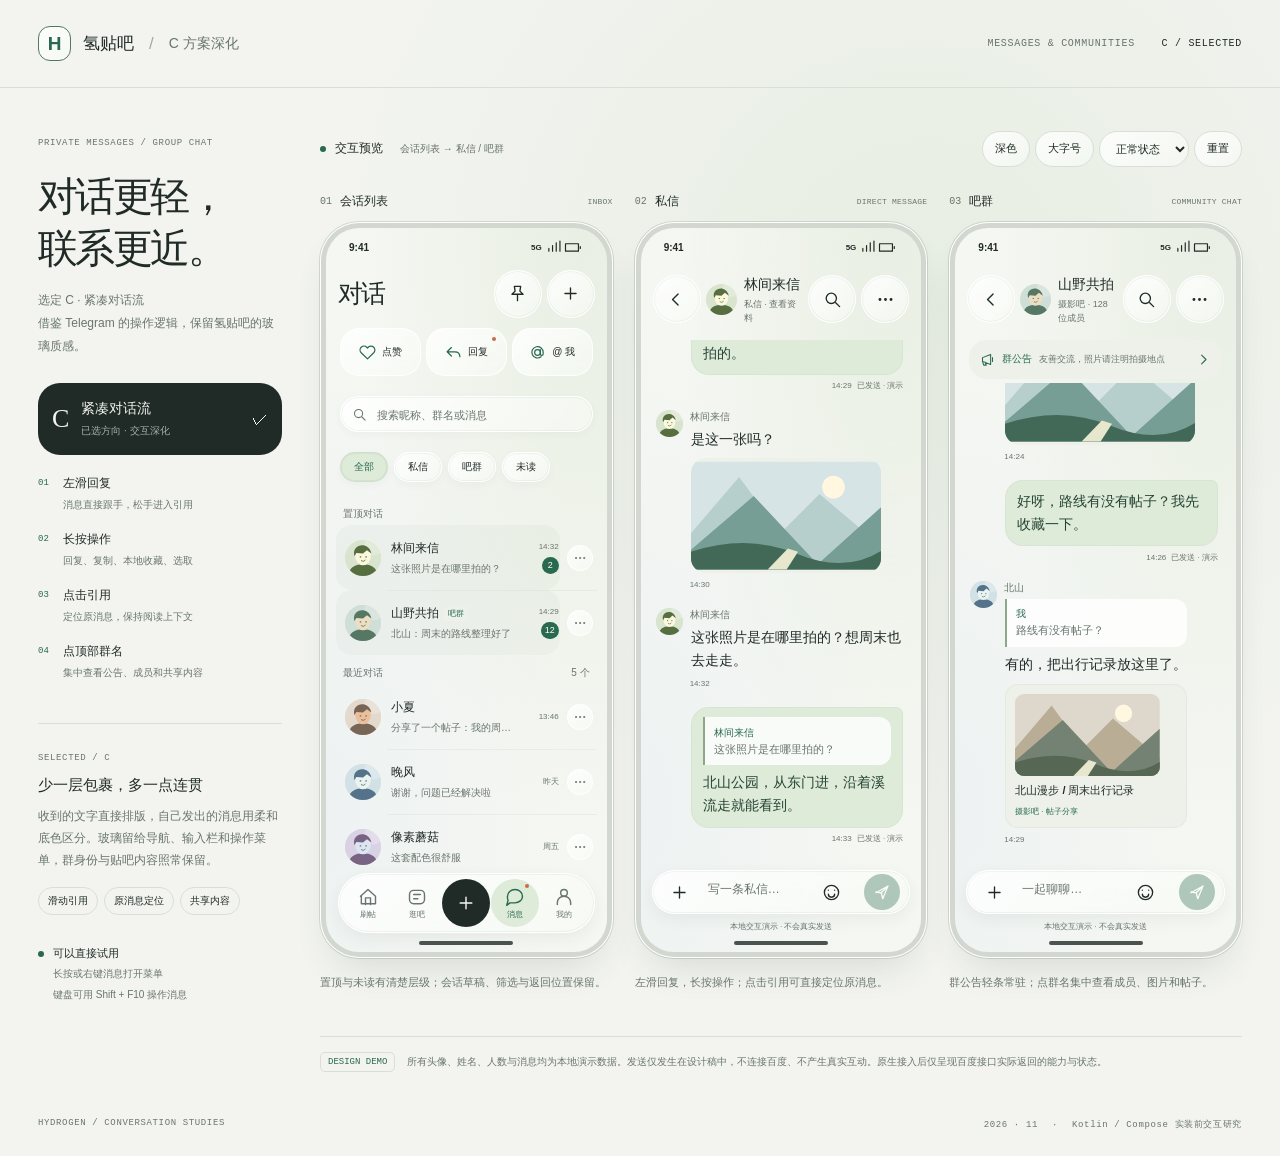
<file: design/chat-selected/氢贴吧-私信与吧群-C方案深化.html>
<!doctype html>
<html lang="zh-CN">
<head>
  <meta charset="utf-8">
  <meta name="viewport" content="width=device-width, initial-scale=1, viewport-fit=cover">
  <meta name="color-scheme" content="light dark">
  <title>氢贴吧 · C 方案深化</title>
  <style>
@charset "UTF-8";
:root{color-scheme:light;--studio:#f3f4f0;--ink:#202b27;--muted:#69756e;--line:#d9dfd8;--accent:#28694f;--screen:#f5f7f2;--paper:#fff;--surface:#edf1e9;--bubble:rgba(255,255,255,.82);--out:#deebd8;--out-ink:#254335;--glass:linear-gradient(140deg,rgba(255,255,255,.86),rgba(247,251,245,.6));--glass-edge:rgba(255,255,255,.95);--shade:0 10px 26px #253a2920;--ease-out:cubic-bezier(.23,1,.32,1);font-family:"Segoe UI","Microsoft YaHei UI","PingFang SC",sans-serif;font-synthesis:none}
*{box-sizing:border-box}html{overscroll-behavior:none}body{margin:0;background:radial-gradient(ellipse at 72% 24%,#e7eee3 0,transparent 46%),var(--studio);color:var(--ink);min-width:320px}button,input,textarea,select{font:inherit;color:inherit}button,a,select{-webkit-tap-highlight-color:transparent;touch-action:manipulation}button,a[role=button]{user-select:none;-webkit-user-select:none;-webkit-touch-callout:none}button{cursor:pointer;border:0;background:none}button:disabled{cursor:default;opacity:.4}button:focus-visible,a:focus-visible,input:focus-visible,textarea:focus-visible,select:focus-visible{outline:2px solid var(--accent);outline-offset:3px}button{transition:transform 120ms var(--ease-out),background-color 120ms var(--ease-out)}button:active:not(:disabled){transform:scale(.97)}a{color:inherit;text-decoration:none}svg{width:22px;height:22px;display:block;flex:none;fill:none;stroke:currentColor;stroke-width:1.7;stroke-linecap:round;stroke-linejoin:round}h1,h2,h3,p{margin:0}button[hidden],[hidden]{display:none!important}.sr-only{position:absolute;width:1px;height:1px;overflow:hidden;clip-path:inset(50%)}
.masthead{height:88px;max-width:1720px;padding:0 38px;margin:auto;display:flex;align-items:center;justify-content:space-between;border-bottom:1px solid var(--line)}.brand{display:flex;gap:12px;align-items:center;font-weight:650;font-size:17px}.brand-mark{display:grid;place-items:center;width:33px;height:35px;border:1px solid #547762;border-radius:12px;font-size:19px;color:var(--accent);background:var(--glass)}.brand-divider{font-weight:300;color:#a2aaa4;margin:0 3px}.brand-caption{font-size:14px;font-weight:450;color:var(--muted)}.edition,.eyebrow,.page-footer,.screen-label small{font-family:Consolas,"SFMono-Regular",monospace;letter-spacing:.07em}.edition{font-size:10px;color:var(--muted)}.edition b{margin-left:20px;font-weight:500;color:var(--ink)}.studio{max-width:1720px;margin:auto;display:grid;grid-template-columns:244px minmax(0,1fr);gap:38px;padding:38px 38px 26px}.directions{padding-top:5px}.eyebrow{font-size:9px;line-height:1.7;color:var(--muted)}h1{font-size:40px;letter-spacing:-.065em;line-height:1.3;font-weight:600;margin:19px 0 15px}.intro{font-size:12px;color:var(--muted);line-height:1.9}.concept-picker{display:grid;gap:9px;margin:30px 0}.concept{width:100%;padding:16px 13px;display:flex;align-items:center;gap:13px;border:1px solid var(--line);border-radius:19px;text-align:left;min-height:76px}.concept-index{font:20px Georgia,serif;width:23px;color:var(--muted)}.concept strong{font-size:14px;font-weight:600;display:block}.concept small{display:block;font-size:11px;color:var(--muted);margin-top:6px}.concept .arrow{margin-left:auto;font-size:16px;color:var(--muted)}.concept.selected{background:var(--ink);border-color:var(--ink);color:var(--studio);box-shadow:0 6px 12px #142c1510}.concept.selected small,.concept.selected .concept-index,.concept.selected .arrow{color:#cad7c9}.design-note{border-top:1px solid var(--line);padding-top:22px}.design-note h2{font-size:15px;font-weight:600;margin:10px 0}.design-note p{font-size:12px;line-height:1.85;color:var(--muted)}.tags{display:flex;gap:6px;flex-wrap:wrap;margin-top:15px}.tags span{font-size:10px;padding:6px 9px;border:1px solid var(--line);border-radius:20px}.try-note{margin-top:28px;display:flex;gap:9px;align-items:start;font-size:11px;line-height:1.9}.try-note small{font-size:10px;color:var(--muted)}.tiny-dot,.live-dot{width:6px;height:6px;border-radius:50%;background:var(--accent);flex:none}.tiny-dot{margin-top:8px}.workbench{min-width:0}.preview-toolbar{min-height:45px;display:flex;align-items:center;justify-content:space-between;gap:12px;margin-bottom:22px;font-size:12px}.preview-toolbar>div{display:flex;align-items:center;gap:9px}.preview-toolbar strong{font-weight:550}.desktop-hint{font-size:10px;color:var(--muted);margin-left:8px}.preview-options{gap:5px!important}.tool-button,.state-control select{border:1px solid var(--line);border-radius:20px;min-height:36px;padding:0 12px;font-size:11px;background:var(--glass)}.tool-button[aria-pressed=true]{background:var(--out);color:var(--accent);border-color:#aec9b7}.state-control select{max-width:106px;cursor:pointer}.screens{display:grid;grid-template-columns:repeat(3,minmax(0,1fr));gap:22px}.screen-column{min-width:0}.screen-label{font-size:12px;display:flex;gap:8px;align-items:center;margin-bottom:12px}.screen-label>span{font-family:Consolas,monospace;font-size:10px;color:var(--muted)}.screen-label small{margin-left:auto;color:var(--muted);font-size:8px;letter-spacing:.03em}.device{background:#d2d8d0;padding:6px;border-radius:39px;box-shadow:0 20px 38px -15px #2e453b29,0 0 0 1px #50624d30,inset 0 0 0 1px #fff;max-width:382px;margin:auto}.phone{position:relative;background:var(--screen);height:724px;border-radius:33px;overflow:hidden;display:flex;flex-direction:column;font-size:13px;isolation:isolate;--ui-font:13px;--ui-title:18px}.phone:before{content:"";position:absolute;inset:0;z-index:-1;pointer-events:none;background:radial-gradient(ellipse at 90% 0%,#cdddc34f,transparent 60%),radial-gradient(ellipse at 0% 80%,#dce6f34d,transparent 60%)}.screen-caption{font-size:11px;color:var(--muted);line-height:1.8;max-width:355px;margin:15px auto 0;min-height:39px}.prototype-footnote{display:flex;align-items:start;gap:12px;border-top:1px solid var(--line);margin-top:24px;padding-top:15px;color:var(--muted);font-size:10px;line-height:1.9}.demo-label{white-space:nowrap;font:9px Consolas,monospace;border:1px solid var(--line);padding:4px 7px;border-radius:5px;color:var(--accent)}.page-footer{max-width:1720px;margin:auto;padding:20px 38px 25px;display:flex;justify-content:space-between;font-size:9px;color:var(--muted);gap:20px}.footer-dot{margin:0 8px}.mobile-panes{display:none}
/* Shared phone material. Blur belongs to floating controls, not each message. */
.glass{background:var(--glass);border:1px solid var(--glass-edge);box-shadow:inset 0 0 0 1px #68816a15,0 5px 16px #293c3210;backdrop-filter:blur(18px) saturate(1.25);-webkit-backdrop-filter:blur(18px) saturate(1.25)}.status{height:32px;flex:none;display:flex;justify-content:space-between;align-items:center;padding:8px 23px 2px;font-size:10px;font-weight:650}.status svg{width:37px;height:14px;stroke-width:1.3}.status-right{display:flex;gap:5px;align-items:center;font-size:8px}.home-indicator{height:4px;width:94px;border-radius:8px;background:var(--ink);opacity:.8;margin:8px auto 7px;flex:none}.phone-header{padding:8px 16px 9px;display:flex;align-items:center;gap:7px;min-height:59px;flex:none}.phone-header h2{font-size:var(--ui-title);font-weight:650;letter-spacing:-.04em}.header-spacer{flex:1}.icon-button{width:48px;height:48px;display:grid;place-items:center;flex:none;position:relative;border-radius:50%;background:var(--glass);border:1px solid var(--glass-edge);box-shadow:inset 0 0 0 1px #6e866817}.icon-button svg{width:19px;height:19px}.small-action{display:grid;place-items:center;min-width:48px;min-height:48px;border-radius:25px;background:var(--glass);border:1px solid var(--glass-edge);font-size:11px;flex:none}.back-button{margin-left:-6px}.chat-heading{min-width:0;flex:1;text-align:left;padding:5px 2px;min-height:48px}.chat-heading strong{font-size:calc(var(--ui-font) + 1px);display:block;white-space:nowrap;text-overflow:ellipsis;overflow:hidden;line-height:1.7}.chat-heading small{color:var(--muted);font-size:10px;display:block;line-height:1.6}.chat-avatar{width:35px;height:35px;border-radius:50%;overflow:hidden;flex:none}.avatar{display:block;width:46px;height:46px;flex:none;border-radius:17px;overflow:hidden;background:var(--surface);box-shadow:inset 0 0 0 1px #193d2310}.avatar svg,.chat-avatar svg{width:100%;height:100%;stroke:none}.avatar.round{border-radius:50%}.avatar.small{width:29px;height:29px;border-radius:10px}.avatar.large{width:62px;height:62px;border-radius:22px}.avatar-stack{display:flex;padding-left:4px;flex:none}.avatar-stack .avatar{width:23px;height:23px;border:2px solid var(--paper);border-radius:50%;margin-left:-4px}.scroll-area{min-height:0;overflow:auto;overscroll-behavior:contain;scrollbar-width:none;flex:1;padding-bottom:14px}.scroll-area::-webkit-scrollbar{display:none}.notice-row{display:grid;grid-template-columns:repeat(3,1fr);gap:7px;margin:0 14px 10px}.notice-tile{display:flex;align-items:center;justify-content:center;gap:6px;min-height:49px;border-radius:19px;background:var(--glass);border:1px solid var(--glass-edge);font-size:11px;position:relative}.notice-tile svg{width:17px;height:17px;color:var(--accent)}.notice-tile .dot{position:absolute;right:10px;top:8px;width:4px;height:4px;border-radius:50%;background:#ca6b48}.search-field{margin:2px 14px 10px;display:flex;align-items:center;gap:8px;background:var(--glass);border:1px solid var(--glass-edge);border-radius:25px;min-height:42px;padding:0 12px}.search-field svg{width:15px;height:15px;color:var(--muted)}.search-field input{background:none;border:0;outline:0;width:100%;min-width:0;font-size:16px;line-height:1.5}.search-field input::placeholder{font-size:11px;color:var(--muted)}.filter-row{display:flex;gap:5px;padding:0 14px 10px;flex-wrap:wrap}.filter-chip{font-size:10px;min-height:36px;padding:0 12px;border-radius:20px;background:var(--glass);border:1px solid var(--glass-edge)}.filter-chip.active{background:var(--out);color:var(--accent);border-color:#a6c2a54d;font-weight:600}.section-heading{padding:4px 17px 5px;display:flex;justify-content:space-between;color:var(--muted);font-size:10px}.section-heading button{font-size:10px;color:var(--accent);min-height:30px}.conversation{position:relative;display:flex;align-items:center;width:calc(100% - 20px);margin:4px 10px;padding:11px 10px;gap:10px;border:1px solid transparent;border-radius:22px;text-align:left;min-height:77px}.conversation.pinned{background:var(--bubble);border-color:var(--glass-edge)}.conversation.selected{box-shadow:inset 0 0 0 1px #2f785b18}.conversation-body{min-width:0;flex:1}.conversation-title{display:flex;gap:5px;align-items:center;min-width:0}.conversation-title strong{font-size:var(--ui-font);font-weight:600;white-space:nowrap;overflow:hidden;text-overflow:ellipsis}.conversation-title .group-tag{font-size:8px;background:var(--surface);border-radius:4px;padding:2px 4px;color:var(--accent);white-space:nowrap;flex:none}.conversation-preview{font-size:11px;color:var(--muted);margin-top:6px;line-height:1.5;white-space:nowrap;text-overflow:ellipsis;overflow:hidden}.conversation-right{align-self:stretch;display:flex;align-items:end;justify-content:center;flex-direction:column;gap:9px;flex:none;min-width:28px}.conversation-time{font-size:8px;color:var(--muted);font-variant-numeric:tabular-nums}.unread{min-width:17px;height:17px;background:var(--accent);color:#fff;border-radius:20px;font-size:9px;display:grid;place-items:center;padding:0 4px}.pin-mark svg{width:11px;height:11px;color:var(--muted)}.request-entry{display:flex;align-items:center;gap:10px;margin:11px 14px 2px;padding:11px 12px;background:var(--glass);border:1px solid var(--glass-edge);border-radius:20px;text-align:left;width:calc(100% - 28px);min-height:58px}.request-entry>svg{color:var(--muted);width:20px;height:20px}.request-entry strong{font-size:11px;display:block}.request-entry small{font-size:9px;color:var(--muted);display:block;margin-top:3px}.request-entry .unread{margin-left:auto;background:var(--surface);color:var(--muted)}.bottom-nav{margin:0 12px 0;padding:5px;display:flex;align-items:center;justify-content:space-around;border-radius:36px;flex:none}.bottom-nav button{min-width:42px;min-height:48px;font-size:8px;color:var(--muted);border-radius:29px;display:flex;align-items:center;justify-content:center;flex-direction:column;gap:2px;position:relative}.bottom-nav svg{width:20px;height:20px}.bottom-nav button.active{background:var(--out);color:var(--accent);min-width:53px}.bottom-nav .nav-plus{width:40px;min-width:40px;height:40px;min-height:40px;background:var(--ink);color:var(--screen);border-radius:50%}.bottom-nav .nav-dot{width:4px;height:4px;border-radius:50%;background:#ca6b48;position:absolute;top:5px;right:10px}.bubble-count{font-size:10px;padding:4px 8px;background:var(--out);color:var(--accent);border-radius:20px}
/* Conversations */
.chat-content{display:flex;flex-direction:column;gap:12px;padding:9px 13px 16px}.day-stamp{text-align:center;font-size:9px;color:var(--muted);padding:7px 0 2px;letter-spacing:.01em}.earlier-button{font-size:10px;color:var(--muted);display:block;margin:auto;border:1px solid var(--line);border-radius:20px;min-height:33px;padding:0 13px;background:var(--bubble)}.message{display:flex;gap:7px;align-items:flex-start;position:relative;min-width:0}.message .avatar{width:28px;height:28px;border-radius:10px}.message-body{max-width:calc(100% - 35px);min-width:0}.message-name{font-size:9px;color:var(--muted);display:flex;gap:5px;align-items:center;margin:1px 0 5px}.role-tag{font-size:7px;line-height:1.4;padding:1px 4px;background:#e5dfc9;color:#716338;border-radius:4px}.message-bubble{padding:10px 12px;background:var(--bubble);border:1px solid var(--glass-edge);border-radius:5px 21px 21px 21px;font-size:var(--ui-font);line-height:1.65;overflow-wrap:anywhere;position:relative;min-width:0}.message.me{justify-content:flex-end}.message.me .message-body{max-width:86%}.message.me .message-bubble{background:var(--out);color:var(--out-ink);border-color:#71995b12;border-radius:21px 5px 21px 21px}.message-time{font-size:8px;color:var(--muted);margin-top:5px;display:flex;align-items:center;gap:5px;line-height:1.5}.message.me .message-time{justify-content:end}.reply-action{margin-left:auto;display:grid;place-items:center;width:31px;height:27px;flex:none;color:var(--muted);border-radius:20px;background:var(--glass);border:1px solid var(--glass-edge)}.reply-action svg{width:12px;height:12px}.message.me .reply-action{margin-left:0;order:-1}.reply-quote{font-size:10px;line-height:1.6;border-left:2px solid #8ea78c;padding:3px 7px;margin-bottom:7px;color:var(--muted);background:#60755108;border-radius:0 6px 6px 0;display:block;max-width:100%;text-align:left}.reply-quote strong{display:block;font-size:9px;color:var(--accent);font-weight:550}.reply-quote span{display:-webkit-box;-webkit-line-clamp:2;-webkit-box-orient:vertical;overflow:hidden;overflow-wrap:anywhere}.post-share{display:flex;flex-direction:column;gap:6px;min-width:0;background:var(--surface);border-radius:13px;padding:9px;text-align:left;width:100%;border:1px solid #779b7e15}.post-share small{font-size:8px;color:var(--accent)}.post-share strong{font-size:11px;line-height:1.5;font-weight:550}.post-share p{font-size:9px;color:var(--muted);line-height:1.5}.post-share .post-cover{height:71px;overflow:hidden;border-radius:9px}.post-cover svg{width:100%;height:100%;stroke:none}.picture-message{padding:5px;overflow:hidden;max-width:182px}.picture-message button{width:100%;display:block;padding:0;border-radius:16px;overflow:hidden}.picture-message svg{width:100%;height:auto;aspect-ratio:1.65;stroke:none}.announcement{display:flex;gap:7px;align-items:center;text-align:left;margin:0 13px 3px;padding:8px 11px;background:var(--glass);border:1px solid var(--glass-edge);border-radius:18px;min-height:40px;flex:none;width:calc(100% - 26px)}.announcement svg{color:var(--accent);width:15px;height:15px}.announcement span{font-size:10px;line-height:1.5;color:var(--muted);overflow:hidden;white-space:nowrap;text-overflow:ellipsis;flex:1;min-width:0}.announcement b{font-weight:550;color:var(--ink)}.announcement .chevron{width:11px;height:11px}.unread-divider{display:flex;align-items:center;gap:10px;font-size:9px;color:var(--accent);margin:2px 0}.unread-divider:before,.unread-divider:after{content:"";height:1px;flex:1;background:#5d8b652b}.composer-wrap{padding:0 11px 0;flex:none}.composer{padding:5px;display:flex;align-items:end;gap:4px;border-radius:29px;min-height:57px}.composer>.icon-button{width:39px;height:44px;min-width:39px;border:0;background:none;box-shadow:none}.composer textarea{flex:1;width:0;min-width:0;resize:none;background:none;outline:0;border:0;font-size:16px;line-height:1.5;max-height:94px;min-height:42px;padding:9px 1px;scrollbar-width:none}.composer textarea::placeholder{color:var(--muted);font-size:12px}.send-button{min-width:42px;height:44px;flex:none;background:var(--accent);color:#fff;border-radius:24px;display:grid;place-items:center}.send-button svg{width:18px;height:18px}.send-button:disabled{opacity:.35}.composer-quote{background:var(--bubble);border:1px solid var(--glass-edge);border-radius:18px;padding:8px 9px;margin-bottom:5px;display:flex;gap:5px;align-items:center}.composer-quote>div{min-width:0;flex:1;font-size:10px;line-height:1.5}.composer-quote strong{color:var(--accent);font-size:9px;display:block}.composer-quote p{white-space:nowrap;overflow:hidden;text-overflow:ellipsis}.composer-quote button{min-width:35px;height:35px;display:grid;place-items:center;border-radius:50%;background:var(--surface)}.composer-quote svg{width:14px;height:14px}.composer-fineprint{text-align:center;font-size:8px;color:var(--muted);padding:5px 0 0}.send-failed{color:#ba5439}.retry-send{font-size:9px;min-height:28px;padding:0 9px;color:#a84932;background:#e8b9a322;border:1px solid #c984702a;border-radius:20px}.error-banner{display:flex;align-items:center;gap:6px;font-size:10px;color:#a94c34;background:#e4b8a01c;border:1px solid #b9715920;border-radius:17px;padding:6px 10px;margin:0 14px 7px;flex:none}.error-banner span{flex:1;line-height:1.6}.error-banner button{min-height:34px;padding:0 8px;border-radius:20px;background:var(--paper);font-size:10px}.empty-state{padding:58px 23px 40px;text-align:center;color:var(--muted)}.empty-state .empty-icon{display:grid;place-items:center;width:60px;height:60px;border:1px solid var(--glass-edge);background:var(--glass);border-radius:24px;margin:0 auto 17px;color:var(--accent)}.empty-state h3{font-size:14px;color:var(--ink);font-weight:550;margin-bottom:9px}.empty-state p{font-size:11px;line-height:1.8}.empty-state button{background:var(--out);color:var(--accent);font-size:11px;border-radius:22px;min-height:42px;padding:0 17px;margin-top:20px}
/* B: separate tracks and a layered composer */
[data-concept=b] .phone-header{padding-bottom:8px}.track-tabs{display:flex;margin:0 14px 11px;padding:4px;gap:4px;border-radius:23px;flex:none;background:var(--surface);border:1px solid #7c968514}.track-tabs button{flex:1;font-size:12px;min-height:39px;border-radius:20px;color:var(--muted)}.track-tabs button.active{background:var(--paper);color:var(--accent);box-shadow:0 3px 9px #294b2d0d;font-weight:600}.people-rail{display:flex;gap:15px;margin:0 15px 11px;padding:10px 12px;border-radius:23px;overflow:auto;scrollbar-width:none;background:var(--bubble);border:1px solid var(--glass-edge)}.people-rail button{display:flex;flex-direction:column;align-items:center;gap:5px;min-width:45px;font-size:8px;color:var(--muted);padding:0}.people-rail .avatar{width:38px;height:38px;border-radius:50%}.forum-label{display:flex;align-items:center;gap:6px;margin:8px 17px 7px;font-size:10px;color:var(--muted)}.forum-label .avatar{width:19px;height:19px;border-radius:7px}.room-card{display:flex;gap:9px;width:calc(100% - 28px);margin:6px 14px;padding:13px 10px;border-radius:23px;background:var(--bubble);border:1px solid var(--glass-edge);text-align:left;min-height:82px}.room-card .conversation-body{align-self:center}.room-card .conversation-right{align-self:auto}.room-card .conversation-preview{font-size:10px}.group-hero{margin:0 13px 10px;flex:none;padding:11px 12px;border-radius:24px;display:flex;gap:9px;align-items:center;background:var(--bubble);border:1px solid var(--glass-edge)}.group-hero .avatar{width:42px;height:42px}.group-hero h3{font-size:14px;line-height:1.6;white-space:nowrap;overflow:hidden;text-overflow:ellipsis}.group-hero p{font-size:9px;color:var(--muted);line-height:1.8}.group-hero .hero-copy{min-width:0;flex:1}.group-hero>button{min-width:34px;min-height:42px;border-radius:22px;background:var(--glass);display:grid;place-items:center}.group-hero>button svg{width:15px;height:15px}.group-tabs{display:flex;gap:5px;padding:0 14px 9px;flex:none}.group-tabs button{font-size:10px;min-height:34px;padding:0 12px;border-radius:20px;background:var(--glass);border:1px solid var(--glass-edge)}.group-tabs button.active{background:var(--out);color:var(--accent)}[data-concept=b] .composer{border-radius:25px;display:block;padding:8px 10px 5px}[data-concept=b] .composer textarea{width:100%;min-height:39px;display:block;padding:5px 3px}[data-concept=b] .composer-tools{display:flex;gap:2px;align-items:center;border-top:1px solid #71866e16;padding-top:3px}[data-concept=b] .composer-tools .icon-button{width:36px;height:37px;min-width:36px;border:0;box-shadow:none;background:none}[data-concept=b] .composer-tools .send-button{margin-left:auto;height:36px;min-width:48px;font-size:10px;display:flex;justify-content:center;gap:4px;padding:0 10px}[data-concept=b] .composer-tools .send-button svg{width:12px;height:12px}[data-concept=b] .composer-fineprint{display:none}[data-concept=b] .chat-content{gap:10px}[data-concept=b] .message-bubble{box-shadow:0 2px 8px #2f4e2a04;border-radius:17px}[data-concept=b] .message.me .message-bubble{border-radius:17px}
/* C: a denser inbox and readable, unboxed incoming conversation. */
[data-concept=c] .phone-header h2{font-size:26px;letter-spacing:-.08em}[data-concept=c] .notice-row{gap:5px;margin-bottom:12px}[data-concept=c] .notice-tile{min-height:40px;border-radius:19px;font-size:10px}.focus-card{margin:0 14px 12px;border-radius:25px;padding:13px 13px 11px;background:var(--out);border:1px solid #8ba98a24;display:block;width:calc(100% - 28px);text-align:left}.focus-top{display:flex;align-items:center;justify-content:space-between;font-size:8px;color:var(--accent);margin-bottom:10px;letter-spacing:.02em}.focus-card .focus-person{display:flex;gap:9px;align-items:center}.focus-card .avatar{width:39px;height:39px;border-radius:50%}.focus-card strong{font-size:var(--ui-font);font-weight:600;display:block}.focus-card p{font-size:11px;line-height:1.7;color:var(--out-ink);margin:10px 0 0}.focus-card .focus-arrow{width:27px;height:27px;border-radius:50%;display:grid;place-items:center;background:#fff8;margin-left:auto}.focus-arrow svg{width:14px;height:14px}[data-concept=c] .conversation{padding:8px 8px;margin:0 10px;min-height:65px;border-radius:16px;width:calc(100% - 20px)}[data-concept=c] .conversation .avatar{width:36px;height:36px;border-radius:50%}[data-concept=c] .conversation-title strong{font-size:12px}[data-concept=c] .conversation-preview{font-size:10px;margin-top:4px}[data-concept=c] .conversation.pinned{background:transparent;border-color:transparent}[data-concept=c] .conversation.selected{box-shadow:none;background:#6e9c7510}[data-concept=c] .conversation+.conversation:before{content:"";position:absolute;left:54px;right:10px;top:0;height:1px;background:#6b816719}[data-concept=c] .request-entry{margin-top:12px;min-height:47px;padding:8px 11px}[data-concept=c] .chat-content{gap:16px;padding:11px 15px 16px}[data-concept=c] .message-bubble{background:none;border:0;border-radius:0;padding:0 1px;line-height:1.75}[data-concept=c] .message-name{margin-bottom:4px}[data-concept=c] .message.me .message-bubble{background:var(--out);border:1px solid #8cab8a18;border-radius:17px;padding:9px 12px}[data-concept=c] .message .avatar{width:27px;height:27px;border-radius:50%}[data-concept=c] .message-body{max-width:calc(100% - 34px)}[data-concept=c] .message-time{margin-top:3px}[data-concept=c] .reply-quote{background:var(--bubble);border-radius:0 9px 9px 0;padding:6px 8px;margin:6px 0 0}[data-concept=c] .message.me .reply-quote{margin-top:0;margin-bottom:6px}.context-strip{display:flex;align-items:center;gap:7px;margin:0 14px 4px;padding:8px 11px;border-radius:18px;min-height:39px;width:calc(100% - 28px);background:var(--surface);text-align:left;font-size:9px;color:var(--muted)}.context-strip svg{width:15px;height:15px;color:var(--accent)}.context-strip strong{font-size:10px;color:var(--accent)}.context-strip span{flex:1;overflow:hidden;white-space:nowrap;text-overflow:ellipsis}
/* Phone-local menus and information sheets. */
.overlay{position:absolute;inset:0;background:#15221938;z-index:20;display:flex;align-items:end}.sheet{width:100%;max-height:82%;overflow:auto;overscroll-behavior:contain;border-radius:29px 29px 0 0;background:var(--paper);padding:9px 15px 15px;box-shadow:0 -8px 25px #142d2320;animation:sheet-in 220ms var(--ease-out);scrollbar-width:none}.sheet-handle{height:4px;width:31px;border-radius:8px;background:var(--line);margin:0 auto 9px}.sheet-header{display:flex;align-items:center;margin-bottom:13px;gap:8px}.sheet-header h3{font-size:16px;flex:1}.sheet-header .icon-button{width:37px;height:37px}.sheet-header .icon-button svg{width:16px;height:16px}.sheet p{font-size:12px;line-height:1.9;overflow-wrap:anywhere}.sheet .sheet-subtitle{font-size:10px;color:var(--muted);margin:8px 0 15px}.sheet-profile{display:flex;gap:12px;align-items:center;margin:6px 0 15px}.sheet-profile h3{font-size:16px;font-weight:600}.sheet-profile p{font-size:10px;color:var(--muted)}.detail-section{border:1px solid var(--line);border-radius:20px;padding:12px;margin:11px 0}.detail-section h4{font-size:10px;color:var(--muted);font-weight:500;margin:0 0 8px}.detail-section p{font-size:11px}.sheet-row{width:100%;display:flex;align-items:center;gap:8px;text-align:left;min-height:49px;padding:7px 8px;border-bottom:1px solid var(--line);font-size:12px}.sheet-row:last-child{border-bottom:0}.sheet-row>span:first-child{flex:1}.sheet-row .switch{width:33px;height:20px;border-radius:20px;background:var(--line);position:relative;flex:none}.sheet-row .switch:after{content:"";position:absolute;top:3px;left:3px;width:14px;height:14px;border-radius:50%;background:var(--paper)}.sheet-row .switch.on{background:var(--accent)}.sheet-row .switch.on:after{left:16px}.sheet-row small{font-size:10px;color:var(--muted)}.member-grid{display:grid;grid-template-columns:repeat(4,1fr);gap:13px 8px;margin:14px 0}.member-grid button{display:flex;flex-direction:column;align-items:center;gap:5px;font-size:9px;min-width:0}.member-grid .avatar{width:43px;height:43px;border-radius:16px}.member-grid span:last-child{width:100%;white-space:nowrap;text-overflow:ellipsis;overflow:hidden}.emoji-grid{display:grid;grid-template-columns:repeat(6,1fr);gap:4px}.emoji-grid button{font-size:23px;min-height:43px;border-radius:12px;background:var(--surface)}.attachment-grid{display:grid;grid-template-columns:repeat(3,1fr);gap:8px}.attachment-grid button{display:flex;flex-direction:column;align-items:center;gap:8px;background:var(--surface);border-radius:20px;min-height:81px;padding:16px 5px;font-size:10px}.attachment-grid svg{width:23px;height:23px;color:var(--accent)}.gallery{display:grid;grid-template-columns:repeat(2,minmax(0,1fr));gap:7px;padding:7px 13px}.gallery button{border-radius:18px;overflow:hidden;padding:0;background:var(--surface);min-height:100px}.gallery svg{width:100%;height:110px;stroke:none}.gallery p{font-size:9px;color:var(--muted);padding:9px}.toast{position:absolute;z-index:40;left:50%;bottom:96px;transform:translateX(-50%);padding:10px 15px;border-radius:23px;max-width:90%;width:max-content;font-size:11px;color:var(--ink);line-height:1.6;box-shadow:var(--shade);animation:toast-in 160ms var(--ease-out)}.danger{color:#b44e37}.group-room-summary{background:var(--bubble);border:1px solid var(--glass-edge);border-radius:22px;margin:9px 13px;padding:14px}.group-room-summary h3{font-size:14px}.group-room-summary p{font-size:11px;line-height:1.9;color:var(--muted);margin-top:7px}.new-contact{display:flex;align-items:center;gap:10px;min-height:63px;padding:7px;border-radius:18px;width:100%;text-align:left}.new-contact span:last-child{font-size:12px}.member-count{font:9px Consolas,monospace;color:var(--muted)}
@keyframes sheet-in{from{opacity:0;transform:translateY(15px)}to{opacity:1;transform:translateY(0)}}@keyframes toast-in{from{opacity:0;transform:translate(-50%,5px)}to{opacity:1;transform:translate(-50%,0)}}
/* Readability tools change type, not the touch targets. */
body.large-type .phone{--ui-font:16px;--ui-title:22px}body.large-type .conversation-title strong{font-size:15px}body.large-type .conversation-preview{font-size:13px}body.large-type .message-name,body.large-type .chat-heading small{font-size:11px}body.large-type .message-bubble{font-size:16px}body.large-type .composer textarea{font-size:18px}body.large-type .message-time{font-size:10px}body.large-type .conversation{min-height:86px}body.large-type .announcement span{font-size:12px}
body.dark{color-scheme:dark;--studio:#141b18;--ink:#e8eee7;--muted:#a0ada4;--line:#344139;--accent:#a9cfad;--screen:#19221d;--paper:#243129;--surface:#2b3a30;--bubble:rgba(47,63,53,.82);--out:#3a5140;--out-ink:#edf5e9;--glass:linear-gradient(145deg,rgba(48,64,53,.91),rgba(29,43,34,.72));--glass-edge:#829c8134;--shade:0 10px 26px #0005;background:radial-gradient(ellipse at 70% 22%,#293a2b 0,transparent 46%),var(--studio)}body.dark .device{background:#576359;box-shadow:0 20px 38px -15px #0009,0 0 0 1px #83957e40,inset 0 0 0 1px #71846d}body.dark .phone:before{opacity:.13}body.dark .concept.selected{background:#cedeca;color:#1a281d;border-color:#cedeca}body.dark .concept.selected small,body.dark .concept.selected .concept-index,body.dark .concept.selected .arrow{color:#536c56}body.dark .send-button{background:#b5d2ac;color:#1d3526}body.dark .unread{color:#1d3526;background:#b5d2ac}body.dark .bottom-nav .nav-plus{background:#bdcfb8;color:#213825}body.dark .focus-card .focus-arrow{background:#60725a80}body.dark .error-banner{color:#f1b59e}body.dark .role-tag{background:#554c2e;color:#e3d9ae}body.dark .send-failed,body.dark .retry-send,body.dark .danger{color:#f2b59e}body.dark .reply-quote{border-color:#9fba98}
@media(hover:hover) and (pointer:fine){.conversation:hover{background:#789c7810}.icon-button:hover,.small-action:hover,.filter-chip:hover,.notice-tile:hover{box-shadow:inset 0 0 0 1px #70966d45}.concept:not(.selected):hover{background:var(--paper)}.tool-button:hover{border-color:#85a187}}
@media(min-width:1650px){.studio{grid-template-columns:270px minmax(0,1fr);gap:50px}.phone{height:778px}.screens{gap:30px}h1{font-size:46px}}
@media(max-width:1279px){.studio{grid-template-columns:210px minmax(0,1fr);gap:24px;padding:28px 24px}.masthead{padding:0 24px}.screens{gap:13px}.device{padding:5px;border-radius:34px}.phone{border-radius:29px;height:703px}.phone-header{padding-inline:12px;gap:4px}.desktop-hint{display:none}.screen-label small{display:none}.conversation{gap:7px;padding:10px 6px}.conversation .avatar{width:38px;height:38px;border-radius:14px}.icon-button{width:43px;height:46px}.chat-avatar{width:29px;height:29px}.chat-heading strong{font-size:12px}.chat-heading small{font-size:9px}.preview-options{flex-wrap:wrap;justify-content:end}.tool-button,.state-control select{padding-inline:9px}.page-footer{padding-inline:24px}}
@media(max-width:1099px){.studio{grid-template-columns:230px minmax(0,1fr);gap:34px;max-width:880px;margin:auto}.screens{display:block}.screen-column{display:none}.screens[data-active-pane=inbox] [data-column=inbox],.screens[data-active-pane=dm] [data-column=dm],.screens[data-active-pane=group] [data-column=group]{display:block}.device{max-width:365px;padding:6px;border-radius:39px}.phone{height:735px;border-radius:33px}.screen-label{max-width:365px;margin:0 auto 12px}.screen-label small{display:block}.preview-toolbar{align-items:start;min-height:62px;gap:9px;flex-wrap:wrap;margin-bottom:10px}.preview-toolbar>div:first-child{min-height:32px}.preview-options{margin-left:auto}.mobile-panes{display:flex;gap:5px;border-radius:23px;border:1px solid var(--line);padding:4px;margin:0 auto 18px;max-width:365px}.mobile-panes button{min-height:37px;flex:1;font-size:11px;border-radius:20px;white-space:nowrap}.mobile-panes button[aria-pressed=true]{background:var(--ink);color:var(--screen)}.phone-header{padding-inline:16px;gap:7px}.icon-button{width:48px;height:48px}.conversation{padding:11px 10px;gap:10px}.conversation .avatar{width:46px;height:46px;border-radius:17px}.chat-avatar{width:35px;height:35px}.chat-heading strong{font-size:14px}.chat-heading small{font-size:10px}.prototype-footnote{max-width:365px;margin-inline:auto}.screen-caption{max-width:365px}}
@media(max-width:679px){.masthead{height:69px;padding:0 18px}.brand{font-size:15px;gap:8px}.brand-caption{font-size:11px}.brand-mark{width:29px;height:31px;border-radius:10px;font-size:17px}.edition{display:none}.studio{display:block;padding:23px 17px 10px;max-width:500px}.directions{padding:0}.directions>.eyebrow{font-size:8px}h1{font-size:30px;line-height:1.2;letter-spacing:-.06em;margin:12px 0}h1 br{display:none}.intro{font-size:11px;line-height:1.8}.intro br{display:none}.concept-picker{grid-template-columns:repeat(3,minmax(0,1fr));gap:6px;margin:20px 0 17px}.concept{min-height:70px;padding:11px 9px;display:block;border-radius:17px;position:relative}.concept-index{font-size:15px;display:inline-block;margin-bottom:4px}.concept strong{font-size:11px}.concept small{font-size:8px;line-height:1.5;margin-top:5px}.concept .arrow{position:absolute;right:9px;top:9px;font-size:12px}.design-note{padding-top:13px;margin-bottom:20px}.design-note>.eyebrow{display:none}.design-note h2{font-size:13px;margin:0 0 6px}.design-note p{font-size:11px;line-height:1.8}.tags{margin-top:10px}.tags span{font-size:9px;padding:4px 7px}.try-note{display:none}.preview-toolbar{min-height:35px;margin-bottom:13px;gap:5px}.preview-toolbar strong{font-size:11px}.preview-toolbar>div:first-child{gap:5px}.preview-options{gap:3px!important}.tool-button,.state-control select{font-size:10px;padding:0 8px;min-height:34px}.state-control select{max-width:88px}.mobile-panes{margin-bottom:14px}.screen-label{font-size:11px}.screen-label small{font-size:8px}.device{border-radius:35px;padding:5px;max-width:382px}.phone{height:min(746px,calc(100svh - 25px));min-height:600px;border-radius:30px}.screen-caption{margin-top:12px;font-size:10px}.prototype-footnote{margin-top:20px;gap:8px;font-size:9px}.demo-label{font-size:8px;padding:4px}.page-footer{padding:15px 17px 24px;font-size:7px;line-height:1.7}.page-footer span:last-child{display:none}}
@media(max-width:359px){.studio{padding-inline:10px}.masthead{padding-inline:12px}.brand-caption{font-size:10px}.concept{padding-inline:7px}.concept small{font-size:7px}.preview-toolbar{flex-wrap:wrap}.phone-header{padding-inline:12px;gap:4px}.icon-button{width:43px}.chat-avatar{width:29px;height:29px}.conversation{gap:7px;padding-inline:6px}.conversation .avatar{width:39px;height:39px}.notice-tile{gap:4px;font-size:10px}.notice-tile svg{width:15px}.filter-chip{padding-inline:10px}.screen-label small{display:none}.phone{height:690px}}
@media(prefers-reduced-motion:reduce){*,*:before,*:after{animation:none!important;transition:none!important;scroll-behavior:auto!important}button:active{transform:none!important}}
/* Content sizing and predictable media surfaces. */
.conversation-preview{display:block}.picture-message{display:block;width:182px;padding:0;margin-top:7px;border-radius:15px;max-width:100%;background:var(--surface)}.picture-preview{border-radius:20px;overflow:hidden;background:var(--surface)}.picture-preview svg{width:100%;height:auto;stroke:none;aspect-ratio:300/170}.message-bubble>.post-share{margin-top:8px}.composer-quote button{flex:none}.phone .chat-scroll{scroll-behavior:auto}.phone .sheet .picture-preview{margin-bottom:12px}

</style>
  <style>
/* C selected: compact typography, readable content, glass for functional layers. */
.selected-direction{display:flex;align-items:center;gap:12px;border-radius:22px;padding:17px 14px;margin:25px 0 20px;background:var(--ink);color:var(--studio)}.chosen-mark{font:26px Georgia,serif}.selected-direction strong{font-size:14px;display:block}.selected-direction small{font-size:10px;display:block;margin-top:6px;opacity:.65}.chosen-tick{margin-left:auto}.interaction-guide{list-style:none;margin:0 0 24px;padding:0;counter-reset:steps}.interaction-guide li{counter-increment:steps;position:relative;padding:0 0 17px 25px}.interaction-guide li:before{content:'0' counter(steps);font:9px Consolas,monospace;color:var(--accent);position:absolute;left:0;top:3px}.interaction-guide strong{font-size:12px;display:block;font-weight:600}.interaction-guide span{font-size:10px;line-height:1.8;color:var(--muted);display:block;margin-top:4px}
.conversation-item{position:relative;padding-right:37px;margin:0 10px}.conversation-item .conversation{width:100%;margin:0!important;padding-right:0!important}.conversation-options{position:absolute;right:-7px;top:50%;transform:translateY(-50%);width:48px;height:56px;display:grid;place-items:center;border-radius:22px;color:var(--muted)}.conversation-options svg{width:14px;height:14px;padding:5px;box-sizing:content-box;border:1px solid var(--glass-edge);background:var(--glass);border-radius:15px}.conversation-options:active{transform:translateY(-50%) scale(.96)!important}.conversation-preview.has-draft{color:var(--accent);font-style:italic}.conversation-item .conversation-right{position:relative;gap:6px}.mute-mark{position:absolute;right:0;top:0}.mute-mark svg{width:9px;height:9px}.mute-mark+.conversation-time{padding-top:8px}.section-heading{margin-top:7px;padding-block:4px}.conversation-item+.conversation-item:before{content:'';position:absolute;left:51px;right:0;top:0;height:1px;background:#75887914}.conversation.selected{background:#73917b0b!important}
[data-concept=c] .phone-header{gap:5px;padding-inline:12px;min-height:68px}[data-concept=c] .phone-header .icon-button{width:48px;height:48px}[data-concept=c] .phone-header .chat-avatar{width:31px;height:31px}[data-concept=c] .chat-heading strong{font-size:14px}[data-concept=c] .chat-heading small{font-size:9px}[data-concept=c] .phone-header h2{font-size:25px}
[data-concept=c] .chat-content{gap:17px;padding-top:15px}[data-concept=c] .message{touch-action:pan-y pinch-zoom;min-height:49px;outline-offset:3px;border-radius:13px}[data-concept=c] .message-body{padding-right:3px}[data-concept=c] .message-name{margin:0 0 4px;font-size:10px;font-weight:500}[data-concept=c] .message-bubble{font-size:14px;line-height:1.65}[data-concept=c] .message-time{font-size:8px;min-height:13px;margin-top:5px;gap:5px}[data-concept=c] .message.me .message-bubble{padding:9px 11px;max-width:100%;border-radius:18px 7px 18px 18px}[data-concept=c] .message.me .message-body{max-width:86%}[data-concept=c] .reply-quote{margin:0 0 6px;font-size:11px;min-height:48px;width:100%;padding:6px 9px;border-radius:0 12px 12px 0}[data-concept=c] .reply-quote strong{font-size:10px}[data-concept=c] .picture-message{max-width:190px;width:100%;border-radius:15px}[data-concept=c] .post-share{max-width:210px}[data-concept=c] .post-share .post-cover{height:82px}
.swipe-cue{position:absolute;right:-39px;top:8px;width:30px;height:30px;display:grid;place-items:center;opacity:0;background:var(--out);color:var(--accent);border-radius:50%;pointer-events:none}.swipe-cue svg{width:16px;height:16px}.is-swiping{user-select:none;-webkit-user-select:none;will-change:transform}.message-located{background:#7eaa6929;box-shadow:0 0 0 6px #7eaa691a}.message.is-selected{background:#6d9c6e26;box-shadow:0 0 0 5px #6d9c6e18}.message.is-selected:after{content:'✓';position:absolute;right:0;top:1px;width:19px;height:19px;display:grid;place-items:center;background:var(--accent);color:var(--paper);border-radius:50%;font-size:10px}
.latest-button{position:absolute;z-index:5;right:15px;width:48px;height:48px;display:grid;place-items:center;border-radius:50%;box-shadow:var(--shade);color:var(--accent)}.latest-button svg{width:19px;height:19px;transform:rotate(-90deg)}.chat-search{margin:0 13px 8px;padding:5px 9px 2px;border-radius:23px;flex:none}.chat-search label{display:flex;align-items:center;gap:8px;padding-inline:4px}.chat-search label svg{width:17px;height:17px;color:var(--accent)}.chat-search input{width:100%;min-width:0;min-height:42px;font-size:16px;background:none;border:0;outline:0}.chat-search input::placeholder{font-size:11px}.search-navigation{display:flex;align-items:center;gap:0}.search-results{flex:1;min-width:0;font-size:9px;color:var(--muted)}.search-navigation button{display:grid;place-items:center;min-width:48px;height:48px;font-size:17px;border-radius:20px}.search-navigation svg{width:16px;height:16px}.message mark{color:var(--ink);background:#dfbb5966;border-radius:3px;padding-inline:1px}.selection-bar{display:flex;align-items:center;gap:6px;margin:0 13px 7px;border-radius:24px;padding:0 4px;min-height:49px;flex:none}.selection-bar button{display:grid;place-items:center;width:48px;height:48px;border-radius:50%}.selection-bar svg{width:19px;height:19px}.selection-bar strong{flex:1;font-size:12px;font-weight:550}
.menu-message{border-left:2px solid var(--accent);padding:7px 10px;background:var(--surface);border-radius:0 15px 15px 0;margin-bottom:14px}.menu-message>span{font-size:10px;color:var(--accent)}.menu-message p{font-size:12px!important;display:-webkit-box;-webkit-line-clamp:3;-webkit-box-orient:vertical;overflow:hidden}.message-action-grid{display:grid;grid-template-columns:repeat(2,minmax(0,1fr));gap:7px}.message-action-grid button{min-height:57px;padding:8px 12px;display:flex;align-items:center;gap:9px;border-radius:20px;background:var(--glass);border:1px solid var(--glass-edge);font-size:11px}.message-action-grid svg{width:18px;height:18px;color:var(--accent)}.shared-tabs{display:flex;gap:5px;margin-bottom:13px;position:sticky;top:0;background:var(--paper);padding-block:4px;z-index:1}.shared-tabs button{min-height:48px;flex:1;border-radius:23px;background:var(--glass);border:1px solid var(--glass-edge);font-size:12px}.shared-tabs button.active{background:var(--out);color:var(--accent)}.shared-gallery{display:grid;grid-template-columns:repeat(2,minmax(0,1fr));gap:8px}.shared-gallery button{padding:0;border-radius:17px;background:var(--surface);overflow:hidden}.shared-gallery svg{width:100%;height:auto;aspect-ratio:1;object-fit:cover;stroke:none}.shared-gallery span{display:block;font-size:9px;color:var(--muted);padding:8px}.shared-post{display:flex;align-items:center;gap:9px;border-radius:20px;background:var(--surface);width:100%;padding:13px;text-align:left;min-height:70px}.shared-post>svg{width:18px;height:18px;color:var(--accent)}.shared-post>span{min-width:0;flex:1}.shared-post strong{font-size:12px;line-height:1.6;display:block}.shared-post small{display:block;font-size:9px;line-height:1.6;color:var(--muted);margin-top:4px}.copy-fallback{width:100%;min-height:110px;resize:vertical;border:1px solid var(--line);border-radius:18px;padding:12px;background:var(--surface);font-size:16px}.sheet{background:var(--glass);backdrop-filter:blur(24px) saturate(1.25);border:1px solid var(--glass-edge);border-bottom:0}.sheet .sheet-header .icon-button{width:48px;height:48px}.sheet .sheet-row{min-height:52px}.member-grid button{min-height:65px}.member-grid .avatar{width:43px;height:43px}.sheet-subtitle{padding-bottom:5px}
body.large-type [data-concept=c] .message-bubble{font-size:17px}body.large-type [data-concept=c] .chat-heading strong{font-size:16px}body.large-type .conversation-item .conversation{min-height:82px}body.dark .message mark{background:#967d3d;color:#fff}body.dark .selected-direction{background:#cbdcc8;color:#213425}
@media(max-width:679px){.selected-direction{margin:17px 0;padding:13px 14px}.interaction-guide{display:grid;grid-template-columns:repeat(2,minmax(0,1fr));gap:9px 10px;margin-bottom:15px}.interaction-guide li{padding-bottom:2px}.interaction-guide strong{font-size:11px}.interaction-guide span{font-size:9px}.selected-direction strong{font-size:13px}[data-concept=c] .phone-header{padding-inline:11px;gap:4px}[data-concept=c] .chat-heading strong{font-size:13px}[data-concept=c] .chat-heading small{font-size:9px}.conversation-item{padding-right:34px}.conversation-options{right:-9px}}
@media(max-width:359px){[data-concept=c] .phone-header{padding-inline:8px;gap:2px}[data-concept=c] .phone-header .chat-avatar{display:none}[data-concept=c] .chat-heading strong{font-size:13px}.conversation-title strong{font-size:11px!important}.conversation-item .conversation{gap:6px!important}.conversation-item .avatar{width:33px!important;height:33px!important}.group-tag{font-size:7px!important}.conversation-options{right:-8px}.chat-content{padding-inline:12px!important}}
.saved-message{display:block;width:100%;text-align:left;padding:12px 14px;border-radius:19px;background:var(--surface);margin:8px 0;min-height:70px}.saved-message strong{display:block;color:var(--accent);font-size:11px}.saved-message span{display:block;font-size:12px;line-height:1.7;margin:6px 0;overflow-wrap:anywhere}.saved-message small{font-size:9px;color:var(--muted)}
/* Small visual icons retain separate, real 48px click targets. */
.phone .filter-chip,.phone .notice-tile,.phone .earlier-button,.phone .search-field{min-height:48px}.phone .bottom-nav button{min-width:48px;min-height:48px}.phone .bottom-nav .nav-plus{width:48px;height:48px}.phone .composer>.icon-button{width:48px;min-width:48px;height:48px}.phone .send-button{min-width:48px;height:48px}.phone .composer-quote button{width:48px;min-width:48px;height:48px}.phone .emoji-grid button{min-height:48px}.phone .retry-send{min-height:48px}.phone .attachment-grid button{min-height:86px}
@media(max-width:359px){.phone .emoji-grid{grid-template-columns:repeat(4,minmax(0,1fr))}.phone .filter-chip{padding-inline:11px}.phone .conversation-title strong{font-size:12px!important}}

/* Flatter painted capsules inside the existing, non-overlapping touch areas. */
.phone .search-field,.phone .filter-chip,.phone .earlier-button,.phone .composer{position:relative;isolation:isolate;background:transparent;border:0;box-shadow:none;backdrop-filter:none;-webkit-backdrop-filter:none}
.phone .search-field:before,.phone .filter-chip:before,.phone .earlier-button:before,.phone .composer:before{content:"";position:absolute;z-index:-1;pointer-events:none;background:var(--glass);border:1px solid var(--glass-edge);box-shadow:inset 0 0 0 1px #68816a15,0 3px 10px #293c3209;backdrop-filter:blur(18px) saturate(1.25);-webkit-backdrop-filter:blur(18px) saturate(1.25)}
.phone .search-field{border-radius:19px;margin-bottom:5px}
.phone .search-field:before{inset:6px 0;border-radius:19px}
.phone .filter-row{gap:6px;padding-bottom:5px}
.phone .filter-chip{border-radius:16px;padding-inline:14px}
.phone .filter-chip:before{inset:9px 0;border-radius:16px}
.phone .filter-chip.active:before{background:var(--out);border-color:#8ead932e}
.phone .earlier-button{border-radius:16px;padding-inline:15px}
.phone .earlier-button:before{inset:9px 0;border-radius:16px}
.phone .composer{min-height:56px;padding:4px;gap:3px;border-radius:23px}
.phone .composer:before{inset:6px 0;border-radius:23px;box-shadow:inset 0 0 0 1px #68816a15,0 5px 16px #293c3210}
.phone .composer textarea{min-height:48px;padding:12px 1px}
.phone .composer .send-button{position:relative;isolation:isolate;background:transparent;color:#fff;border-radius:50%;box-shadow:none}
.phone .composer .send-button:before{content:"";position:absolute;inset:6px;z-index:-1;pointer-events:none;border-radius:50%;background:var(--accent)}
.phone .composer-fineprint{padding-top:1px;line-height:1.5}
body.dark .phone .composer .send-button{color:#1d3526}
body.dark .phone .composer .send-button:before{background:#b5d2ac}

</style>
</head>
<body data-start-concept="c">
  <header class="masthead"><a href="#c" class="brand"><span class="brand-mark">H</span>氢贴吧 <span class="brand-divider">/</span><span class="brand-caption">C 方案深化</span></a><span class="edition">MESSAGES & COMMUNITIES <b>C / SELECTED</b></span></header>
  <main class="studio">
    <aside class="directions">
      <span class="eyebrow">PRIVATE MESSAGES / GROUP CHAT</span>
      <h1>对话更轻，<br>联系更近。</h1>
      <p class="intro">选定 C · 紧凑对话流<br>借鉴 Telegram 的操作逻辑，保留氢贴吧的玻璃质感。</p>
      <div class="selected-direction"><span class="chosen-mark">C</span><div><strong>紧凑对话流</strong><small>已选方向 · 交互深化</small></div><span class="chosen-tick">✓</span></div>
      <ol class="interaction-guide"><li><strong>左滑回复</strong><span>消息直接跟手，松手进入引用</span></li><li><strong>长按操作</strong><span>回复、复制、本地收藏、选取</span></li><li><strong>点击引用</strong><span>定位原消息，保持阅读上下文</span></li><li><strong>点顶部群名</strong><span>集中查看公告、成员和共享内容</span></li></ol>
      <section class="design-note" aria-live="polite"><span id="noteIndex" class="eyebrow">SELECTED / C</span><h2 id="noteTitle"></h2><p id="noteBody"></p><div class="tags" id="noteTags"></div></section>
      <div class="try-note"><span class="tiny-dot"></span><p>可以直接试用<br><small>长按或右键消息打开菜单<br>键盘可用 Shift + F10 操作消息</small></p></div>
    </aside>
    <section class="workbench" aria-label="C 方案三屏交互预览">
      <div class="preview-toolbar"><div><span class="live-dot"></span><strong>交互预览</strong><span class="desktop-hint">会话列表 → 私信 / 吧群</span></div><div class="preview-options"><button id="themeToggle" class="tool-button" aria-pressed="false">深色</button><button id="fontToggle" class="tool-button" aria-pressed="false">大字号</button><label class="state-control"><span class="sr-only">演示状态</span><select id="stateSelect" aria-label="演示状态"><option value="normal">正常状态</option><option value="empty">空列表</option><option value="error">加载失败</option></select></label><button id="reset" class="tool-button">重置</button></div></div>
      <nav class="mobile-panes" aria-label="选择预览页面"><button data-pane="inbox" aria-pressed="true">会话列表</button><button data-pane="dm" aria-pressed="false">私信对话</button><button data-pane="group" aria-pressed="false">吧群聊天</button></nav>
      <div class="screens" id="screens" data-concept="c" data-active-pane="inbox">
        <article class="screen-column" data-column="inbox"><div class="screen-label"><span>01</span>会话列表 <small>INBOX</small></div><div class="device"><section class="phone" data-phone="inbox" aria-label="会话列表设计预览"></section></div><p class="screen-caption" id="captionInbox"></p></article>
        <article class="screen-column" data-column="dm"><div class="screen-label"><span>02</span>私信 <small>DIRECT MESSAGE</small></div><div class="device"><section class="phone" data-phone="dm" aria-label="私信对话设计预览"></section></div><p class="screen-caption" id="captionDm"></p></article>
        <article class="screen-column" data-column="group"><div class="screen-label"><span>03</span>吧群 <small>COMMUNITY CHAT</small></div><div class="device"><section class="phone" data-phone="group" aria-label="吧群聊天设计预览"></section></div><p class="screen-caption" id="captionGroup"></p></article>
      </div>
      <div class="prototype-footnote"><span class="demo-label">DESIGN DEMO</span><p>所有头像、姓名、人数与消息均为本地演示数据。发送仅发生在设计稿中，不连接百度、不产生真实互动。原生接入后仅呈现百度接口实际返回的能力与状态。</p></div>
    </section>
  </main>
  <footer class="page-footer"><span>HYDROGEN / CONVERSATION STUDIES</span><span>2026 · 11 <span class="footer-dot">·</span> Kotlin / Compose 实装前交互研究</span></footer>
  <script>
/* Standalone interaction study. No network, persistence or real account actions. */
'use strict';
const $ = (q, root = document) => root.querySelector(q);
const $$ = (q, root = document) => [...root.querySelectorAll(q)];
const esc = v => String(v ?? '').replace(/[&<>"']/g, c => ({'&':'&amp;','<':'&lt;','>':'&gt;','"':'&quot;',"'":'&#39;'}[c]));
const paths = {
  back:'<path d="m14 5-7 7 7 7"/>', close:'<path d="m6 6 12 12M6 18 18 6"/>',
  more:'<circle cx="5" cy="12" r="1"/><circle cx="12" cy="12" r="1"/><circle cx="19" cy="12" r="1"/>',
  search:'<circle cx="10.5" cy="10.5" r="6.5"/><path d="m16 16 5 5"/>', plus:'<path d="M12 5v14M5 12h14"/>',
  heart:'<path d="M20.8 4.6a5.5 5.5 0 0 0-7.8 0L12 5.7l-1.1-1.1a5.5 5.5 0 0 0-7.8 7.8L12 21l8.8-8.6a5.5 5.5 0 0 0 0-7.8Z"/>',
  reply:'<path d="m9 5-6 6 6 6M3 11h11c4 0 7 2 7 7"/>', at:'<circle cx="12" cy="12" r="4"/><path d="M16 8v6a2 2 0 0 0 4 0v-2a8 8 0 1 0-3 6"/>',
  home:'<path d="m3 11 9-8 9 8v9H4v-9M9 21v-8h6v8"/>', forum:'<rect x="3" y="4" width="18" height="16" rx="5"/><path d="M8 9h8M8 14h5"/>',
  chat:'<path d="M21 11a9 8 0 0 1-9 8H6l-4 3 1.7-6A8 8 0 0 1 3 11a9 8 0 0 1 18 0Z"/>',
  user:'<circle cx="12" cy="7" r="4"/><path d="M4 21v-2a8 8 0 0 1 16 0v2"/>',
  send:'<path d="m4 13 16-9-7 17-2-8-7-1ZM11 13l9-9"/>', smile:'<circle cx="12" cy="12" r="9"/><path d="M8 14a4 4 0 0 0 8 0M8 9h.01M16 9h.01"/>',
  image:'<rect x="3" y="3" width="18" height="18" rx="4"/><circle cx="8" cy="8" r="1.5"/><path d="m3 17 5-5 4 4 4-6 5 7"/>',
  link:'<path d="m10 14 4-4M8 16l-2 2a4 4 0 0 1-5-6l5-5a4 4 0 0 1 6 0M16 8l2-2a4 4 0 0 1 5 6l-5 5a4 4 0 0 1-6 0" transform="translate(1 0) scale(.9)"/>',
  pin:'<path d="m8 3 8 0-1 6 4 4H5l4-4-1-6ZM12 13v8"/>', chevron:'<path d="m9 5 7 7-7 7"/>',
  bell:'<path d="M5 17h14l-2-3V9a5 5 0 0 0-10 0v5l-2 3ZM10 21h4"/>',
  people:'<circle cx="9" cy="8" r="3"/><path d="M3 21v-3a6 6 0 0 1 12 0v3M16 5a3 3 0 0 1 0 6M18 14a5 5 0 0 1 3 5v2"/>',
  announcement:'<path d="m4 9 13-5v16L4 15V9ZM4 15l2 6h4l-2-5M20 9v6"/>',
  check:'<path d="m5 12 4 4L19 6"/>', refresh:'<path d="M20 7v5h-5M4 17v-5h5M5 7a8 8 0 0 1 13-2l2 3M4 16l2 3a8 8 0 0 0 13-2"/>',
  request:'<rect x="3" y="5" width="18" height="15" rx="4"/><path d="m3 7 9 7 9-7"/>', arrow:'<path d="M5 12h14m-5-5 5 5-5 5"/>'
};
const icon = (name, cls='') => `<svg viewBox="0 0 24 24" aria-hidden="true" class="${cls}">${paths[name] || paths.chat}</svg>`;
const palette = [['#d9e4ce','#576e40','#fcf8de'],['#e3d9cd','#786556','#eabf9c'],['#d2e1e6','#54738a','#eaf3ee'],['#e8d2c9','#9c6252','#f7ead1'],['#d9d2e5','#796384','#dce6f1'],['#cfded6','#567764','#ecdec3']];
function portrait(seed=0){
  const [bg, fg, skin] = palette[Math.abs(seed)%palette.length];
  return `<svg viewBox="0 0 64 64" aria-hidden="true"><rect width="64" height="64" fill="${bg}"/><circle cx="51" cy="10" r="17" fill="#ffffff38"/><path d="M6 67q0-24 26-24t26 24" fill="${fg}"/><ellipse cx="32" cy="28" rx="14" ry="17" fill="${skin}"/><path d="M17 29C10 7 42 1 47 24l-8-6-7 6-12-1-3 6Z" fill="${fg}"/><path d="M27 30h1m9 0h1" stroke="${fg}" stroke-width="2" stroke-linecap="round"/><path d="M29 37q4 3 7-1" stroke="${fg}" stroke-width="1.5" fill="none"/></svg>`;
}
function landscape(kind=0){
  const cols = kind%2 ? ['#ded8cc','#baad95','#748273','#566754'] : ['#d7e4e5','#b6cfcd','#769e95','#426958'];
  return `<svg viewBox="0 0 300 170" role="img" aria-label="本地演示山景插画"><rect width="300" height="170" fill="${cols[0]}"/><circle cx="225" cy="40" r="18" fill="#fff7df"/><path d="m0 113 76-89 65 89 62-62 97 82v37H0Z" fill="${cols[1]}"/><path d="m0 139 99-85 101 108 100-90v98H0Z" fill="${cols[2]}"/><path d="M0 142q89-29 166 3t134-4v29H0Z" fill="${cols[3]}"/><path d="m121 170 32-33 16 5-18 28" fill="#e6e7cc"/></svg>`;
}
const avatar = (seed, cls='') => `<span class="avatar ${cls}">${portrait(seed)}</span>`;
const contacts = [
  {id:'lin',name:'林间来信',seed:0,preview:'这张照片是在哪里拍的？',time:'14:32',unread:2,pinned:true,type:'dm'},
  {id:'xia',name:'小夏',seed:1,preview:'分享了一个帖子：我的周末徒步记录',time:'13:46',unread:0,type:'dm'},
  {id:'wind',name:'晚风',seed:2,preview:'谢谢，问题已经解决啦',time:'昨天',unread:0,type:'dm'},
  {id:'pixel',name:'像素蘑菇',seed:4,preview:'这套配色很舒服',time:'周五',unread:0,type:'dm'},
  {id:'mountain',name:'山野共拍',seed:5,forum:'摄影吧',members:128,preview:'北山：周末的路线整理好了',time:'14:29',unread:12,pinned:true,type:'group'},
  {id:'hydrogen',name:'氢友交流',seed:2,forum:'Android吧',members:86,preview:'阿青：这个细节我也注意到了',time:'14:16',unread:3,type:'group'},
  {id:'book',name:'书页之间',seed:3,forum:'读书吧',members:64,preview:'木木：分享一下最近读到的这段话',time:'昨天',unread:0,type:'group'}
];
const requestPerson = {id:'orange',name:'橘子海',seed:3,preview:'想请教一下照片的调色思路',time:'刚刚',unread:0,type:'dm'};
const person = id => contacts.find(p=>p.id===id) || (id==='orange'?requestPerson:contacts[0]);
const design = {
  a:{title:'熟悉、直接，不错过对话',body:'把私信和吧群按时间放在同一列表，用轻标签区分。对话沿用左右气泡，玻璃只包裹功能区，让消息更容易读。',tags:['统一时间线','置顶会话','轻量群公告'],captions:['通知在上，对话在下；一眼看到新的私信与群消息。','左右对话气泡，引用与分享保留清楚的上下文。','公告收在轻条中，群资料随用随开。']},
  b:{title:'给私信与吧群各自的空间',body:'私信保留常用联系人，吧群按所属吧归类。群内提供聊天与图片入口，配合分层输入卡片，适合经常参与多个社区的人。',tags:['私信 / 吧群双轨','按吧归类','分层输入卡片'],captions:['私信与吧群分区；切换「吧群」查看按吧归类的群列表。','上层写内容，下层放附件与发送，长消息也从容。','群身份更明确；聊天、图片、资料三个入口各司其职。']},
  c:{title:'让文字成为对话的主体',body:'用更紧凑的列表承接频繁对话。收到的消息直接呈现头像、姓名与正文，减少重复气泡；引用可展开上下文，群聊仍按时间排列。',tags:['紧凑会话','正文少包裹','引用上下文'],captions:['继续上次讨论放在前面，其他会话保持紧凑。','收到的文字直接排版，自己发送的消息用柔和底色区分。','上下文入口不占大块空间，长讨论更连贯。']}
};
function initialMessages(id){
  if(person(id).type==='group') return [
    {id:'g1',name:'北山',seed:2,text:'周末的路线整理好了。从北门进，沿溪流走到观景台，大约两小时。',time:'14:22',role:'群主'},
    {id:'g2',name:'阿青',seed:1,text:'上次去拍到的光线，给大家参考一下。',kind:'image',time:'14:24'},
    {id:'g3',me:true,text:'好呀，路线有没有帖子？我先收藏一下。',time:'14:26',status:'sent'},
    {id:'g4',name:'北山',seed:2,text:'有的，把出行记录放这里了。',kind:'post',time:'14:29',quote:{name:'我',text:'路线有没有帖子？'}}
  ];
  return [
    {id:'d1',name:person(id).name,seed:person(id).seed,text:'看到了你在摄影吧发的照片，光线好舒服。',time:'14:28'},
    {id:'d2',me:true,text:'谢谢！是昨天傍晚路过山脚时拍的。',time:'14:29',status:'sent'},
    {id:'d3',name:person(id).name,seed:person(id).seed,text:'是这一张吗？',kind:'image',time:'14:30'},
    {id:'d4',name:person(id).name,seed:person(id).seed,text:'这张照片是在哪里拍的？想周末也去走走。',time:'14:32'},
    {id:'d5',me:true,text:'北山公园，从东门进，沿着溪流走就能看到。',time:'14:33',status:'sent',quote:{name:person(id).name,text:'这张照片是在哪里拍的？'}}
  ];
}
let fresh = () => ({filter:'all',track:'dm',query:'',dm:'lin',group:'mountain',groupTab:'chat',drafts:{},quotes:{},messages:{},earlier:{},muted:{},pins:{},accepted:false});
let scheme = 'c';
let models = {a:fresh(),b:fresh(),c:fresh()}, demoState='normal', pane='inbox', sheetReturnFocus=null, idCounter=0;
const model = () => models[scheme];
const currentId = which => which==='dm' ? model().dm : model().group;
const getMessages = id => model().messages[id] ||= initialMessages(id);
const phone = which => $(`[data-phone="${which}"]`);
const statusBar = () => `<div class="status"><span>9:41</span><span class="status-right">5G <svg viewBox="0 0 40 15" aria-hidden="true"><path d="M2 12V9m4 3V6m4 6V3m4 9V1M20 4h14v8H20zM36 7v2"/></svg></span></div>`;
const button = (action, label, glyph='more', extra='') => `<button type="button" class="icon-button" data-action="${action}" aria-label="${label}" ${extra}>${icon(glyph)}</button>`;
const notices = () => `<div class="notice-row">${[['heart','点赞'],['reply','回复'],['at','@ 我']].map(([i,t])=>`<button class="notice-tile" data-action="notice" data-label="${t}">${icon(i)}${t}${i==='reply'?'<span class="dot"></span>':''}</button>`).join('')}</div>`;
const nav = () => `<nav class="bottom-nav glass" aria-label="应用主导航">${[['home','刷帖'],['forum','逛吧'],['plus','发帖'],['chat','消息'],['user','我的']].map(([i,t])=>`<button data-action="nav" data-label="${t}" class="${i==='chat'?'active':i==='plus'?'nav-plus':''}" aria-label="${t}" ${i==='chat'?'aria-current="page"':''}>${icon(i)}${i==='plus'?'':`<span>${t}</span>`}${i==='chat'?'<i class="nav-dot"></i>':''}</button>`).join('')}</nav><div class="home-indicator"></div>`;
function conversation(p, room=false){
  const pinned = model().pins[p.id] ?? !!p.pinned;
  return `<button class="${room?'room-card':'conversation'} ${pinned?'pinned':''} ${[model().dm,model().group].includes(p.id)?'selected':''}" data-action="open" data-id="${p.id}">${avatar(p.seed,p.type==='dm'?'round':'')}<span class="conversation-body"><span class="conversation-title"><strong>${p.name}</strong>${p.type==='group'&&!room?'<span class="group-tag">吧群</span>':''}</span><span class="conversation-preview">${p.preview}</span></span><span class="conversation-right"><span class="conversation-time">${p.time}</span>${p.unread?`<span class="unread">${p.unread}</span>`:pinned?`<span class="pin-mark">${icon('pin')}</span>`:''}</span></button>`;
}
function inboxResults(){
  const m=model();
  if(demoState==='empty') return empty('还没有会话','以后收到的私信和加入的吧群会出现在这里。','查看演示会话','restore');
  if(demoState==='error') return empty('会话暂时没有加载出来','这里会保留重试入口，不把加载失败当作空列表。','重新加载','restore','refresh');
  const query = m.query.trim().toLowerCase();
  let list = [...contacts,...(m.accepted?[requestPerson]:[])].filter(p=>(m.filter==='all'||p.type===m.filter)&&(scheme!=='b'||p.type===m.track)&&`${p.name}${p.forum||''}${p.preview}`.toLowerCase().includes(query));
  if(!list.length) return empty('没有找到相关会话','换个昵称或吧名试试。','清除搜索','clear-search','search');
  if(scheme==='b'&&m.track==='group') return list.map(p=>`<div class="forum-label">${avatar(p.seed)}${p.forum}<span class="member-count">· 1 个群</span></div>${conversation(p,true)}`).join('');
  if(scheme==='a'&&!query&&m.filter==='all') list=[...(m.accepted?[requestPerson]:[]),list[0],list[4],list[5],list[1],list[2],list[3],list[6]].filter(Boolean);
  return `<div class="section-heading"><span>${scheme==='c'?'全部对话':scheme==='b'?'最近私信':'最近会话'}</span><span>本地演示</span></div>${list.map(p=>conversation(p)).join('')}`;
}
function empty(title,body,label,action,glyph='chat'){
  return `<div class="empty-state"><div class="empty-icon">${icon(glyph)}</div><h3>${title}</h3><p>${body}</p><button data-action="${action}">${label}</button></div>`;
}
function renderInbox(){
  const m=model();
  phone('inbox').innerHTML=statusBar()+`<header class="phone-header"><h2>${scheme==='c'?'对话':'消息'}</h2><span class="header-spacer"></span>${button('new','新建私信','plus')}</header>${notices()}`+
    (scheme==='b'?`<div class="track-tabs" aria-label="会话分类">${[['dm','私信'],['group','吧群']].map(([id,t])=>`<button data-action="track" data-id="${id}" class="${m.track===id?'active':''}" aria-pressed="${m.track===id}">${t}${id==='group'?' <span class="bubble-count">3</span>':''}</button>`).join('')}</div>`:'')+
    `<label class="search-field">${icon('search')}<input type="search" aria-label="搜索会话" placeholder="${scheme==='b'&&m.track==='group'?'搜索群名或所属吧':'搜索昵称、群名或消息'}" value="${esc(m.query)}"></label>`+
    (scheme!=='b'?`<div class="filter-row">${[['all','全部'],['dm','私信'],['group','吧群']].map(([id,t])=>`<button class="filter-chip ${m.filter===id?'active':''}" data-action="filter" data-id="${id}" aria-pressed="${m.filter===id}">${t}</button>`).join('')}</div>`:'')+
    `<div class="scroll-area" data-inbox-scroll>${scheme==='b'&&m.track==='dm'&&demoState==='normal'?`<div class="section-heading"><span>常用联系人</span></div><div class="people-rail">${contacts.filter(p=>p.type==='dm').map(p=>`<button data-action="open" data-id="${p.id}">${avatar(p.seed,'round')}<span>${p.name}</span></button>`).join('')}</div>`:''}${scheme==='c'&&demoState==='normal'?`<button class="focus-card" data-action="open" data-id="mountain"><span class="focus-top">继续上次讨论 <span>摄影吧 · 14:29</span></span><span class="focus-person">${avatar(5)}<strong>山野共拍</strong><span class="focus-arrow">${icon('arrow')}</span></span><p>北山：周末的路线整理好了，一起去吗？</p></button>`:''}<div data-results>${inboxResults()}</div>${demoState==='normal'?`<button class="request-entry" data-action="requests">${icon('request')}<span><strong>陌生人消息</strong><small>${m.accepted?'已接受此演示会话':'新的对话，先看看再决定'}</small></span><span class="unread">${m.accepted?'0':'1'}</span></button>`:''}</div>${nav()}`;
}
function messageHTML(msg,id){
  const text=esc(msg.text);
  return `<article class="message ${msg.me?'me':''}" data-message="${msg.id}">${msg.me?'':avatar(msg.seed)}<div class="message-body">${msg.me?'':`<div class="message-name">${esc(msg.name)}${msg.role?`<span class="role-tag">${esc(msg.role)}</span>`:''}</div>`}<div class="message-bubble">${msg.quote?`<button class="reply-quote" data-action="context" data-name="${esc(msg.quote.name)}" data-text="${esc(msg.quote.text)}"><strong>${esc(msg.quote.name)}</strong><span>${esc(msg.quote.text)}</span></button>`:''}<div>${text}</div>${msg.kind==='image'?`<button class="picture-message" data-action="picture" aria-label="查看演示图片">${landscape()}</button>`:msg.kind==='post'?`<button class="post-share" data-action="post"><span class="post-cover">${landscape(1)}</span><strong>北山漫步 / 周末出行记录</strong><small>摄影吧 · 帖子分享</small></button>`:''}</div><div class="message-time"><span>${esc(msg.time)}</span>${msg.me?`<span class="${msg.status==='failed'?'send-failed':''}">${msg.status==='sending'?'发送中…':msg.status==='failed'?'发送失败':'已发送 · 演示'}</span>${msg.status==='failed'?`<button class="retry-send" data-action="retry" data-message-id="${msg.id}">重试</button>`:''}`:''}<button class="reply-action" data-action="quote" data-message-id="${msg.id}" aria-label="引用${msg.me?'我的':esc(msg.name)+'的'}消息">${icon('reply')}</button></div></div></article>`;
}
function composer(which,id){
  const m=model(), quote=m.quotes[id], draft=m.drafts[id]||'';
  const quoteBlock=quote?`<div class="composer-quote"><div><strong>回复 ${esc(quote.name)}</strong><p>${esc(quote.text)}</p></div><button data-action="cancel-quote" aria-label="取消引用">${icon('close')}</button></div>`:'';
  const input=`<textarea rows="1" aria-label="${which==='dm'?'输入私信':'输入群消息'}" placeholder="${which==='dm'?'写一条私信…':'一起聊聊…'}" maxlength="4000">${esc(draft)}</textarea>`;
  const send=`<button class="send-button" type="submit" aria-label="发送演示消息" ${draft.trim()?'':'disabled'}>${scheme==='b'?'发送':''}${icon('send')}</button>`;
  return `<div class="composer-wrap">${quoteBlock}<form class="composer glass" data-compose="${which}">${scheme==='b'?`${input}<div class="composer-tools">${button('attachments','添加附件','plus')}${button('emoji','添加表情','smile')}${button('share-post','分享演示帖子','link')}${send}</div>`:`${button('attachments','添加附件','plus')}${input}${button('emoji','添加表情','smile')}${send}`}</form><div class="composer-fineprint">本地交互演示 · 不会真实发送</div></div>`;
}
function renderChat(which, scroll=true){
  const id=currentId(which), p=person(id), m=model(), group=which==='group';
  const title=scheme==='b'&&group?'吧群':p.name;
  const subtitle=group?`${p.forum} · ${p.members} 位成员`:scheme==='c'?'私信 · 查看资料':'贴吧私信 · 查看资料';
  let head=`<header class="phone-header">${button('back','返回会话列表','back')}<span class="chat-avatar">${portrait(p.seed)}</span><button class="chat-heading" data-action="details"><strong>${title}</strong><small>${subtitle}</small></button>${button('details',group?'查看群资料':'查看会话资料','more')}</header>`;
  if(group&&scheme==='b') head+=`<div class="group-hero">${avatar(p.seed)}<div class="hero-copy"><h3>${p.name}</h3><p>${p.forum} · ${p.members} 位成员</p></div><button data-action="details" aria-label="群成员">${icon('people')}</button></div><div class="group-tabs">${[['chat','聊天'],['images','图片'],['info','群资料']].map(([k,t])=>`<button data-action="group-tab" data-id="${k}" class="${m.groupTab===k?'active':''}" aria-pressed="${m.groupTab===k}">${t}</button>`).join('')}</div>`;
  if(group&&scheme==='a') head+=`<button class="announcement" data-action="announcement">${icon('announcement')}<span><b>群公告</b>　友善交流，照片请注明拍摄地点</span>${icon('chevron','chevron')}</button>`;
  if(group&&scheme==='c') head+=`<button class="context-strip" data-action="context" data-name="北山" data-text="周末北山徒步，集合地点与路线见群公告。">${icon('reply')}<strong>正在讨论</strong><span>周末徒步 · 查看上下文</span>${icon('chevron')}</button>`;
  let body;
  if(group&&scheme==='b'&&m.groupTab==='images') body=`<div class="scroll-area"><div class="gallery">${[0,1,2,3].map(i=>`<button data-action="picture">${landscape(i)}<p>群内图片 · 本地演示</p></button>`).join('')}</div></div>`;
  else if(group&&scheme==='b'&&m.groupTab==='info') body=`<div class="scroll-area"><div class="group-room-summary"><h3>${p.name}</h3><p>来自 ${p.forum} 的同好交流空间。<br>这里保留群身份与公告，不用聊天消息承载所有导航。</p><button class="sheet-row" data-action="announcement"><span>群公告</span>${icon('chevron')}</button><button class="sheet-row" data-action="details"><span>成员与群设置</span>${icon('chevron')}</button></div></div>`;
  else body=`${demoState==='error'?'<div class="error-banner"><span>连接中断，已加载的消息仍可阅读</span><button data-action="restore">重试</button></div>':''}<div class="scroll-area chat-scroll"><div class="chat-content">${demoState==='empty'?empty(group?'群聊还很安静':'从一句问候开始',group?'这里会按时间显示新的群消息。':'发送第一条消息，开启你们的对话。','载入演示消息','restore'): `<button class="earlier-button" data-action="earlier">${m.earlier[id]?'更早消息已加载':'查看更早消息'}</button><div class="day-stamp">今天 · 14:28</div>${getMessages(id).map(msg=>messageHTML(msg,id)).join('')}`}</div></div>`;
  phone(which).innerHTML=statusBar()+head+body+composer(which,id)+'<div class="home-indicator"></div>';
  if(scroll) scrollBottom(which);
}
function scrollBottom(which){ const sc=$('.chat-scroll',phone(which));if(sc) sc.scrollTop=sc.scrollHeight; }
function updatePane(){ $('#screens').dataset.activePane=pane;$$('[data-pane]').forEach(b=>b.setAttribute('aria-pressed',String(b.dataset.pane===pane))); }
function render(){
  $('#screens').dataset.concept=scheme;
  $$('[data-concept].concept').forEach(b=>{b.classList.toggle('selected',b.dataset.concept===scheme);b.setAttribute('aria-pressed',String(b.dataset.concept===scheme));});
  const d=design[scheme];$('#noteIndex').textContent=`0${'abc'.indexOf(scheme)+1} / 03`;$('#noteTitle').textContent=d.title;$('#noteBody').textContent=d.body;$('#noteTags').innerHTML=d.tags.map(t=>`<span>${t}</span>`).join('');
  ['Inbox','Dm','Group'].forEach((s,i)=>$('#caption'+s).textContent=d.captions[i]);
  renderInbox();renderChat('dm');renderChat('group');updatePane();
}
function toast(which,text){const root=phone(which);$('.toast',root)?.remove();const el=document.createElement('div');el.className='toast glass';el.role='status';el.textContent=text;root.append(el);setTimeout(()=>el.remove(),2400);}
function closeSheet(){const active=$('.overlay');if(!active)return;active.remove();if(sheetReturnFocus?.isConnected)sheetReturnFocus.focus();}
function openSheet(which,title,content){
  closeSheet();sheetReturnFocus=document.activeElement;
  const overlay=document.createElement('div');overlay.className='overlay';overlay.innerHTML=`<section class="sheet" role="dialog" aria-modal="true" aria-label="${esc(title)}" tabindex="-1"><div class="sheet-handle"></div><div class="sheet-header"><h3>${esc(title)}</h3>${button('close-sheet','关闭','close')}</div>${content}</section>`;
  overlay.addEventListener('click',e=>{if(e.target===overlay)closeSheet();});
  phone(which).append(overlay);$('.sheet',overlay).focus();
}
function details(which){
  const p=person(currentId(which)),m=model();
  const profile=`<div class="sheet-profile">${avatar(p.seed,'large')}<div><h3>${p.name}</h3><p>${p.type==='group'?`${p.forum} · ${p.members} 位成员`:'贴吧账号 · 私信资料'}</p></div></div>`;
  openSheet(which,p.type==='group'?'群资料':'会话资料',profile+(p.type==='group'?`<button class="sheet-row" data-action="announcement"><span>群公告</span>${icon('chevron')}</button><div class="member-grid">${['北山','阿青','林间来信','晚风'].map((name,i)=>`<button data-action="member" data-name="${name}">${avatar(i)}<span>${name}</span></button>`).join('')}</div>`:`<div class="detail-section"><h4>来自共同的兴趣</h4><p>摄影吧 · 这里展示接口可提供的账号资料。</p></div>`)+
    `<button class="sheet-row" data-action="toggle-pin"><span>置顶会话</span><span class="switch ${(m.pins[p.id]??!!p.pinned)?'on':''}" role="switch" aria-checked="${m.pins[p.id]??!!p.pinned}"></span></button><button class="sheet-row" data-action="toggle-mute"><span>消息免打扰</span><span class="switch ${m.muted[p.id]?'on':''}" role="switch" aria-checked="${!!m.muted[p.id]}"></span></button><p class="sheet-subtitle">头像、人数与开关均用于设计演示；真实客户端以百度接口支持为准。</p>`);
}
function send(which,kind){
  const m=model(),id=currentId(which),draft=(m.drafts[id]||'').trim();
  if(!draft&&!kind)return;
  const msg={id:'local-'+(++idCounter),me:true,text:draft||(kind==='image'?'分享一张照片':'分享一个帖子'),kind,time:new Date().toLocaleTimeString('zh-CN',{hour:'2-digit',minute:'2-digit',hour12:false}),status:'sending',quote:m.quotes[id]};
  if(demoState==='empty') {demoState='normal';$('#stateSelect').value='normal';m.messages[id]=[];renderInbox();}
  getMessages(id).push(msg);m.drafts[id]='';delete m.quotes[id];renderChat(which);if(!kind)$('textarea',phone(which))?.focus();
  const failed=demoState==='error';
  setTimeout(()=>{msg.status=failed?'failed':'sent';if(model()===m&&currentId(which)===id){renderChat(which,false);renderInbox();}},650);
}
document.addEventListener('input',e=>{
  const root=e.target.closest('[data-phone]');if(!root)return;
  const which=root.dataset.phone;
  if(e.target.matches('.search-field input[type=search]')){model().query=e.target.value;$('[data-results]',root).innerHTML=inboxResults();}
  if(e.target.matches('textarea')){model().drafts[currentId(which)]=e.target.value;$('.send-button',root).disabled=!e.target.value.trim();e.target.style.height='auto';e.target.style.height=Math.min(e.target.scrollHeight,94)+'px';}
});
document.addEventListener('submit',e=>{const form=e.target.closest('[data-compose]');if(form){e.preventDefault();send(form.dataset.compose);}});
document.addEventListener('click',e=>{
  const concept=e.target.closest('button.concept');if(concept){scheme=concept.dataset.concept;history.replaceState(null,'','#'+scheme);render();return;}
  const paneButton=e.target.closest('[data-pane]');if(paneButton){pane=paneButton.dataset.pane;updatePane();return;}
  const b=e.target.closest('[data-action]');if(!b)return;
  const which=b.closest('[data-phone]')?.dataset.phone||'inbox',a=b.dataset.action,m=model(),id=which==='inbox'?null:currentId(which);
  if(a==='close-sheet'){closeSheet();return;}
  if(a==='open'){const p=person(b.dataset.id);m[p.type==='dm'?'dm':'group']=p.id;if(p.type==='group')m.groupTab='chat';pane=p.type==='dm'?'dm':'group';renderInbox();renderChat(pane);updatePane();return;}
  if(a==='back'){pane='inbox';updatePane();toast(which,'已返回会话列表');return;}
  if(a==='filter'||a==='track'){m[a]=b.dataset.id;renderInbox();return;}
  if(a==='restore'){demoState='normal';$('#stateSelect').value='normal';render();toast(which,'演示数据已加载');return;}
  if(a==='clear-search'){m.query='';renderInbox();return;}
  if(a==='nav'){toast('inbox',b.dataset.label==='消息'?'当前正在预览消息页':`${b.dataset.label}属于其他页面，本稿预览消息功能`);return;}
  if(a==='details'){details(which);return;}
  if(a==='announcement'){openSheet(which,'群公告','<div class="detail-section"><h4>北山 · 11 月 14 日</h4><p>欢迎来到山野共拍！分享照片时，请尽量注明拍摄地点。讨论友善，尊重不同观点。周末徒步请量力而行，具体集合安排在群内确认。</p></div><p class="sheet-subtitle">本地演示公告 · 实装时读取百度返回内容。</p>');return;}
  if(a==='group-tab'){m.groupTab=b.dataset.id;renderChat('group');return;}
  if(a==='toggle-pin'||a==='toggle-mute'){const store=a==='toggle-pin'?m.pins:m.muted;store[id]=!(store[id]??(a==='toggle-pin'&&!!person(id).pinned));details(which);renderInbox();return;}
  if(a==='quote'){const msg=getMessages(id).find(x=>x.id===b.dataset.messageId);m.quotes[id]={name:msg.me?'我':msg.name,text:msg.text};renderChat(which,false);$('textarea',phone(which)).focus();return;}
  if(a==='cancel-quote'){delete m.quotes[id];renderChat(which,false);$('textarea',phone(which)).focus();return;}
  if(a==='context'){openSheet(which,'相关对话',`<div class="detail-section"><h4>${esc(b.dataset.name)}</h4><p>${esc(b.dataset.text)}</p></div><p class="sheet-subtitle">引用消息展开后，保留当前会话的位置。</p>`);return;}
  if(a==='earlier'){if(m.earlier[id]){toast(which,'已展示这份设计稿的全部演示消息');return;}const sc=$('.chat-scroll',phone(which)),height=sc.scrollHeight;getMessages(id).unshift({id:'old-'+id,name:which==='group'?'北山':person(id).name,seed:2,text:'昨天聊到的路线，今天终于整理好啦。',time:'昨天 19:48'});m.earlier[id]=true;renderChat(which,false);const next=$('.chat-scroll',phone(which));next.scrollTop=next.scrollHeight-height;return;}
  if(a==='retry'){const msg=getMessages(id).find(x=>x.id===b.dataset.messageId);msg.status='sending';renderChat(which);setTimeout(()=>{msg.status='sent';if(m===model()&&currentId(which)===id){renderChat(which);toast(which,'重试成功 · 仅本地演示');}},550);return;}
  if(a==='emoji'){openSheet(which,'添加表情',`<div class="emoji-grid">${['🙂','😊','👍','✨','🌿','📷','❤️','🎉','🤔','👀','🙌','☀️','😄','🥹','🌈','🍃','💬','👌'].map(t=>`<button data-action="insert-emoji" data-value="${t}" aria-label="插入 ${t}">${t}</button>`).join('')}</div><p class="sheet-subtitle">布局示例；原生版本使用贴吧表情资源。</p>`);return;}
  if(a==='insert-emoji'){m.drafts[id]=(m.drafts[id]||'')+b.dataset.value;closeSheet();renderChat(which,false);$('textarea',phone(which)).focus();return;}
  if(a==='attachments'){openSheet(which,'添加到对话',`<div class="attachment-grid"><button data-action="send-image">${icon('image')}演示图片</button><button data-action="share-post">${icon('link')}演示帖子</button><button data-action="emoji">${icon('smile')}表情</button></div><p class="sheet-subtitle">这里仅插入本地示例，不访问照片、不上传文件。</p>`);return;}
  if(a==='send-image'||a==='share-post'){closeSheet();send(which,a==='send-image'?'image':'post');return;}
  if(a==='picture'){openSheet(which,'图片预览',`<div class="picture-preview">${landscape()}</div><p class="sheet-subtitle">本地矢量示例图 · 展示图片在聊天中的查看入口。</p>`);return;}
  if(a==='post'){openSheet(which,'分享的帖子',`<div class="picture-preview">${landscape(1)}</div><div class="detail-section"><h4>摄影吧 · 本地帖子示例</h4><p>北山漫步 / 周末出行记录</p><p>从东门沿溪流慢慢走，傍晚的光线正好。</p></div>`);return;}
  if(a==='new'){openSheet('inbox','新建私信',`<p class="sheet-subtitle">选择一位演示联系人，开始对话。</p>${contacts.filter(p=>p.type==='dm').map(p=>`<button class="new-contact" data-action="open" data-id="${p.id}">${avatar(p.seed,'round')}<span>${p.name}</span></button>`).join('')}`);return;}
  if(a==='requests'){openSheet('inbox','陌生人消息',`<div class="sheet-profile">${avatar(3)}<div><h3>橘子海</h3><p>来自摄影吧 · 本地演示</p></div></div><div class="detail-section"><p>你好！想请教一下照片的调色思路，方便交流吗？</p></div><button class="sheet-row" data-action="accept"><span>${m.accepted?'查看已接受的演示会话':'接受并查看对话'}</span>${icon('chevron')}</button><p class="sheet-subtitle">接受仅改变本地稿状态，不发送真实回复。</p>`);return;}
  if(a==='accept'){m.accepted=true;m.dm='orange';m.messages.orange ||= [{id:'request-orange',name:'橘子海',seed:3,text:'你好！想请教一下照片的调色思路，方便交流吗？',time:'刚刚'}];closeSheet();pane='dm';renderInbox();renderChat('dm');updatePane();toast('dm','已接受 · 示例会话已打开');return;}
  if(a==='member'){openSheet(which,'成员资料',`<div class="sheet-profile">${avatar(1)}<div><h3>${esc(b.dataset.name)}</h3><p>摄影吧 · 群成员</p></div></div><p class="sheet-subtitle">成员资料以百度接口实际可提供的内容为准。</p><button class="sheet-row" data-action="open" data-id="lin"><span>查看私信布局</span>${icon('chevron')}</button>`);return;}
  if(a==='notice'){openSheet('inbox',b.dataset.label,`<div class="detail-section"><h4>今天 · 本地通知示例</h4><p>林间来信${b.dataset.label==='点赞'?'赞了你的帖子':b.dataset.label==='回复'?'回复我：这张照片的光线真好。':'在讨论中提到了你。'}</p></div><p class="sheet-subtitle">保留现有消息通知入口，本稿重点展示私信和吧群。</p>`);}
});
$('#themeToggle').addEventListener('click',e=>{const on=document.body.classList.toggle('dark');e.currentTarget.setAttribute('aria-pressed',String(on));e.currentTarget.textContent=on?'浅色':'深色';});
$('#fontToggle').addEventListener('click',e=>{const on=document.body.classList.toggle('large-type');e.currentTarget.setAttribute('aria-pressed',String(on));});
$('#stateSelect').addEventListener('change',e=>{demoState=e.target.value;render();});
$('#reset').addEventListener('click',()=>{models={a:fresh(),b:fresh(),c:fresh()};demoState='normal';pane='inbox';$('#stateSelect').value='normal';render();});
document.addEventListener('keydown',e=>{
  if(e.key==='Escape')closeSheet();
  if(e.key==='Enter'&&(e.ctrlKey||e.metaKey)&&e.target.matches('textarea')){e.preventDefault();send(e.target.closest('[data-phone]').dataset.phone);}
  const overlay=$('.overlay');if(e.key==='Tab'&&overlay){const list=$$('button:not([disabled]),input,textarea,[tabindex="0"]',overlay),first=list[0],last=list.at(-1);if(e.shiftKey&&(document.activeElement===first||document.activeElement===$('.sheet',overlay))){e.preventDefault();last?.focus();}else if(!e.shiftKey&&document.activeElement===last){e.preventDefault();first?.focus();}}
});

render();

</script>
  <script>
/* Selected C direction. All state stays local to the offline design study. */
const selectedFresh = fresh;
fresh = () => ({...selectedFresh(),reads:{},saved:[],selection:{},searches:{},positions:{}});
models={a:fresh(),b:fresh(),c:fresh()};
scheme='c';
design.c={title:'少一层包裹，多一点连贯',body:'收到的文字直接排版，自己发出的消息用柔和底色区分。玻璃留给导航、输入栏和操作菜单，群身份与贴吧内容照常保留。',tags:['滑动引用','原消息定位','共享内容'],captions:['置顶与未读有清楚层级；会话草稿、筛选与返回位置保留。','左滑回复，长按操作；点击引用可直接定位原消息。','群公告轻条常驻；点群名集中查看成员、图片和帖子。']};
const reduceMotion = () => matchMedia('(prefers-reduced-motion: reduce)').matches;
const originalConversation=conversation,originalInbox=renderInbox,originalChat=renderChat,originalMessage=messageHTML,originalSend=send;
const realRead = p => model().reads[p.id] ?? p.unread;
conversation = (p,room=false) => {
  const m=model(),draft=m.drafts[p.id],latest=m.messages[p.id]?.at(-1),muted=m.muted[p.id];
  let preview=draft?`草稿：${draft}`:latest?.me?`${latest.status==='failed'?'发送失败':latest.status==='sending'?'发送中':'我'}：${latest.text}`:p.preview;
  const effective={...p,unread:realRead(p),preview};
  let html=originalConversation(effective,room);
  html=html.replace('conversation-preview"',`conversation-preview ${draft?'has-draft':''}"`);
  if(muted)html=html.replace('<span class="conversation-time">','<span class="mute-mark" aria-label="已开启免打扰">'+icon('bell')+'</span><span class="conversation-time">');
  return `<div class="conversation-item">${html}<button class="conversation-options" data-action="conversation-options" data-id="${p.id}" aria-label="管理${esc(p.name)}的会话">${icon('more')}</button></div>`;
};
inboxResults = () => {
  const m=model();
  if(demoState==='empty')return empty('还没有对话','收到的私信与加入的吧群会按时间显示在这里。','查看演示会话','restore');
  if(demoState==='error')return empty('连接暂时不可用','保留重试入口；失败与没有消息分别呈现。','重新加载','restore','refresh');
  const query=m.query.trim().toLowerCase();
  let list=[...contacts,...(m.accepted?[requestPerson]:[])].filter(p=>(m.filter==='all'||m.filter===p.type||m.filter==='unread'&&realRead(p)>0)&&`${p.name}${p.forum||''}${m.drafts[p.id]||p.preview}`.toLowerCase().includes(query));
  if(!list.length)return empty(m.filter==='unread'?'未读消息都看完了':'没有找到相关对话',m.filter==='unread'?'可以回到全部对话继续交流。':'换个昵称、吧名或文字试试。',m.filter==='unread'?'查看全部':'清除搜索',m.filter==='unread'?'all-chats':'clear-search','search');
  list.sort((a,b)=>Number(m.pins[b.id]??!!b.pinned)-Number(m.pins[a.id]??!!a.pinned));
  let prevPinned=null;
  return list.map(p=>{const pinned=m.pins[p.id]??!!p.pinned,heading=pinned!==prevPinned?`<div class="section-heading"><span>${pinned?'置顶对话':'最近对话'}</span><span>${pinned?'':list.filter(x=>!(m.pins[x.id]??!!x.pinned)).length+' 个'}</span></div>`:'';prevPinned=pinned;return heading+conversation(p);}).join('');
};
renderInbox = () => {
  const old=phone('inbox'),scroll=$('[data-inbox-scroll]',old)?.scrollTop||0;
  originalInbox();$('.focus-card',old)?.remove();
  $('.phone-header .header-spacer',old).after(element(`<button class="icon-button" data-action="saved-messages" aria-label="本地收藏的消息">${icon('pin')}</button>`));
  $('.filter-row',old).insertAdjacentHTML('beforeend',`<button class="filter-chip ${model().filter==='unread'?'active':''}" data-action="filter" data-id="unread" aria-pressed="${model().filter==='unread'}">未读</button>`);
  $('[data-inbox-scroll]',old).scrollTop=scroll;
};
messageHTML = (msg,id) => {
  let html=originalMessage(msg,id).replace(/<button class="reply-action"[\s\S]*?<\/button>/,'');
  html=html.replace(`data-message="${msg.id}"`,`data-message="${msg.id}" tabindex="0" role="group" aria-label="${esc((msg.me?'我':msg.name)+'：'+msg.text+'；长按或按 Shift 加 F10 打开消息操作')}"`);
  if(msg.quote){const source=msg.quote.id||getMessages(id).find(s=>s.id!==msg.id&&(s.text.includes(msg.quote.text)||msg.quote.text.includes(s.text)))?.id;if(source)html=html.replace('class="reply-quote"',`class="reply-quote" data-quote-source="${source}"`);}
  html=html.replace('</article>',`<span class="swipe-cue" aria-hidden="true">${icon('reply')}</span></article>`);
  const selected=model().selection[id]?.includes(msg.id);
  if(selected)html=html.replace('class="message ', 'class="message is-selected ');
  return html;
};
renderChat = (which,scroll=true) => {
  const root=phone(which),previousId=root.dataset.chatId,sc=$('.chat-scroll',root),position=sc?.scrollTop||0,active=$('textarea',root),hadFocus=active===document.activeElement,start=active?.selectionStart,end=active?.selectionEnd;
  if(previousId&&sc)model().positions[previousId]=position;
  originalChat(which,scroll);
  const id=currentId(which),p=person(id),m=model(),next=$('.chat-scroll',root);
  root.dataset.chatId=id;
  $('.phone-header > .icon-button:last-child',root).before(element(`<button type="button" class="icon-button" data-action="search-chat" aria-label="搜索当前会话">${icon('search')}</button>`));
  const quote=$('.context-strip',root);
  if(quote)quote.outerHTML=`<button class="context-strip group-announcement" data-action="announcement">${icon('announcement')}<strong>群公告</strong><span>友善交流，照片请注明拍摄地点</span>${icon('chevron')}</button>`;
  root.insertBefore(element(`<button class="latest-button glass" data-action="latest" aria-label="回到最新消息" hidden>${icon('back')}<span class="sr-only">最新消息</span></button>`),$('.composer-wrap',root));
  if(!scroll&&next)next.scrollTop=position;
  else if(previousId!==id&&m.positions[id]!=null&&next)next.scrollTop=m.positions[id];
  const search=m.searches[id];if(search?.open)mountSearch(which,search,false);
  if(m.selection[id]?.length)mountSelection(which);
  updateLatest(which);
  if(hadFocus){const input=$('textarea',root);input.focus({preventScroll:true});input.setSelectionRange(start,end);}
};
function element(html){const template=document.createElement('template');template.innerHTML=html;return template.content.firstElementChild;}
function updateLatest(which){const root=phone(which),sc=$('.chat-scroll',root),b=$('.latest-button',root);if(!sc||!b)return;b.hidden=sc.scrollHeight-sc.clientHeight-sc.scrollTop<90;b.style.bottom=($('.composer-wrap',root).offsetHeight+28)+'px';}
function replyTo(which,messageId){
  const id=currentId(which),msg=getMessages(id).find(s=>s.id===messageId);if(!msg)return;
  model().quotes[id]={id:msg.id,name:msg.me?'我':msg.name,text:msg.text};
  const root=phone(which),sc=$('.chat-scroll',root),atBottom=sc.scrollHeight-sc.clientHeight-sc.scrollTop<25,pos=sc.scrollTop;
  $('.composer-wrap',root).outerHTML=composer(which,id);
  if(atBottom)sc.scrollTop=sc.scrollHeight;else sc.scrollTop=pos;
  $('textarea',root).focus({preventScroll:true});updateLatest(which);
}
function locate(which,messageId){
  const root=phone(which),target=$(`[data-message="${CSS.escape(messageId)}"]`,root);
  if(!target){toast(which,'原消息尚未加载，请先查看更早消息');return;}
  target.scrollIntoView({behavior:reduceMotion()?'instant':'smooth',block:'center'});
  target.classList.add('message-located');setTimeout(()=>target.classList.remove('message-located'),1300);updateLatest(which);
}
function showMessageActions(which,messageId){
  const id=currentId(which),msg=getMessages(id).find(s=>s.id===messageId);if(!msg)return;
  openSheet(which,'消息操作',`<div class="menu-message"><span>${esc(msg.me?'我':msg.name)}</span><p>${esc(msg.text)}</p></div><div class="message-action-grid">${[['reply-message','reply','回复'],['copy-message','link','复制文字'],['save-message','pin',model().saved.some(s=>s.messageId===messageId&&s.chatId===id)?'取消本地收藏':'本地收藏'],['select-message','check','选取消息']].map(([action,glyph,label])=>`<button data-action="${action}" data-message-id="${messageId}">${icon(glyph)}<span>${label}</span></button>`).join('')}</div><p class="sheet-subtitle">只演示百度消息的操作方式；本地收藏不与云端同步。</p>`);
}
async function copyText(which,text){
  try{await navigator.clipboard.writeText(text);toast(which,'文字已复制');}catch{openSheet(which,'复制文字',`<textarea class="copy-fallback" readonly aria-label="待复制文字">${esc(text)}</textarea><p class="sheet-subtitle">浏览器未允许自动复制，请选中文字手动复制。</p>`);$('.copy-fallback',phone(which)).select();}
}
function mountSelection(which){
  const root=phone(which),ids=model().selection[currentId(which)]||[];
  $('.selection-bar',root)?.remove();
  if(!ids.length)return;
  root.insertBefore(element(`<div class="selection-bar glass"><button data-action="end-selection" aria-label="退出选取">${icon('close')}</button><strong>已选 ${ids.length} 条</strong><button data-action="copy-selection" aria-label="复制选取的消息">${icon('link')}</button></div>`),$('.chat-scroll',root));
  $$('.message',root).forEach(e=>{e.classList.toggle('is-selected',ids.includes(e.dataset.message));e.setAttribute('aria-label',e.getAttribute('aria-label').replace(/^已选取；/,'').replace(/^/,(ids.includes(e.dataset.message)?'已选取；':'')));});
}
function searchState(id){return model().searches[id] ||= {open:true,query:'',index:0,hits:[]};}
function mountSearch(which,s,focus=true){
  const root=phone(which);$('.chat-search',root)?.remove();
  $('.phone-header',root).after(element(`<div class="chat-search glass"><label>${icon('search')}<input type="search" value="${esc(s.query)}" placeholder="搜索当前已加载消息" aria-label="搜索当前会话内容"></label><div class="search-navigation"><span class="search-results" role="status"></span><button data-action="search-prev" aria-label="上一个搜索结果">↑</button><button data-action="search-next" aria-label="下一个搜索结果">↓</button><button data-action="close-search" aria-label="关闭会话搜索">${icon('close')}</button></div></div>`));
  highlightSearch(which,false);if(focus)$('.chat-search input',root).focus({preventScroll:true});
}
function highlightSearch(which,jump=true){
  const root=phone(which),s=searchState(currentId(which)),query=s.query.trim().toLocaleLowerCase();
  $$('mark',root).forEach(mark=>mark.replaceWith(document.createTextNode(mark.textContent)));
  s.hits=[];
  $$('.message',root).forEach(article=>{
    article.normalize();let matched=false;
    for(const body of $$('.message-bubble>div:first-of-type',article)){
      const text=body.textContent,at=query?text.toLocaleLowerCase().indexOf(query):-1;
      if(at>=0){body.replaceChildren(document.createTextNode(text.slice(0,at)),element('<mark>'+esc(text.slice(at,at+query.length))+'</mark>'),document.createTextNode(text.slice(at+query.length)));matched=true;}
    }
    if(matched)s.hits.push(article.dataset.message);
  });
  s.index=Math.min(Math.max(0,s.index),Math.max(0,s.hits.length-1));
  $('.search-results',root).textContent=query?(s.hits.length?`${s.index+1} / ${s.hits.length}`:'没有找到相关消息'):'搜索当前已加载内容';
  $$('[data-action=search-prev],[data-action=search-next]',root).forEach(b=>b.disabled=!s.hits.length);
  if(jump&&s.hits.length)locate(which,s.hits[s.index]);
}
details = (which,tab='info') => {
  const id=currentId(which),p=person(id),m=model(),messages=getMessages(id),group=p.type==='group';
  let body;
  if(tab==='images')body=`<div class="shared-gallery">${messages.filter(s=>s.kind==='image').map(s=>`<button data-action="shared-locate" data-message-id="${s.id}" aria-label="定位这张图片">${landscape()}<span>${esc(s.me?'我':s.name)} · ${esc(s.time)}</span></button>`).join('')||'<p class="sheet-subtitle">当前已加载消息中没有图片。</p>'}</div>`;
  else if(tab==='posts')body=messages.filter(s=>s.kind==='post').map(s=>`<button class="shared-post" data-action="shared-locate" data-message-id="${s.id}">${icon('forum')}<span><strong>北山漫步 / 周末出行记录</strong><small>${esc(s.me?'我':s.name)} · ${esc(s.time)} · 定位消息</small></span>${icon('chevron')}</button>`).join('')||'<p class="sheet-subtitle">当前已加载消息中没有分享的帖子。</p>';
  else body=(group?`<button class="sheet-row" data-action="announcement"><span>群公告</span>${icon('chevron')}</button><div class="member-grid">${[['北山',2],['阿青',1],['林间来信',0],['晚风',2]].map(([name,seed])=>`<button data-action="member" data-name="${name}">${avatar(seed)}<span>${name}</span></button>`).join('')}</div>`:`<div class="detail-section"><h4>来自共同的兴趣</h4><p>摄影吧 · 账号资料以百度返回为准</p></div>`)+`<button class="sheet-row" data-action="toggle-pin" role="switch" aria-checked="${m.pins[id]??!!p.pinned}"><span>置顶会话</span><span class="switch ${(m.pins[id]??!!p.pinned)?'on':''}" aria-hidden="true"></span></button><button class="sheet-row" data-action="toggle-mute" role="switch" aria-checked="${!!m.muted[id]}"><span>消息免打扰</span><span class="switch ${m.muted[id]?'on':''}" aria-hidden="true"></span></button>`;
  openSheet(which,group?'群资料':'会话资料',`<div class="sheet-profile">${avatar(p.seed,'large')}<div><h3>${p.name}</h3><p>${group?`${p.forum} · ${p.members} 位成员`:'贴吧私信'}</p></div></div><div class="shared-tabs">${[['info','资料'],['images','图片'],['posts','帖子']].map(([key,label])=>`<button data-action="details-tab" data-tab="${key}" class="${key===tab?'active':''}" aria-pressed="${key===tab}">${label}</button>`).join('')}</div>${body}<p class="sheet-subtitle">本地演示 · 共享内容仅整理当前已加载的百度消息，不增加新的云端数据源。</p>`);
};
function conversationOptions(p){
  const m=model();
  openSheet('inbox','管理会话',`<div class="sheet-profile">${avatar(p.seed)}<div><h3>${p.name}</h3><p>${p.type==='group'?p.forum:'贴吧私信'}</p></div></div>${[['list-pin','pin',(m.pins[p.id]??!!p.pinned)?'取消置顶':'置顶会话'],['list-mute','bell',m.muted[p.id]?'关闭免打扰':'开启免打扰'],['list-read','check','标为本地已读']].map(([action,glyph,text])=>`<button class="sheet-row" data-action="${action}" data-id="${p.id}">${icon(glyph)}<span>${text}</span></button>`).join('')}<p class="sheet-subtitle">演示开关仅保存在当前页面，未读演示不回写百度。</p>`);
}
send = (which,kind) => {originalSend(which,kind);renderInbox();};
// Capture new actions before the inherited generic click handler.
document.addEventListener('click',e=>{
  const b=e.target.closest('[data-action]'),article=e.target.closest('[data-message]'),root=e.target.closest('[data-phone]');if(!root)return;
  const which=root.dataset.phone,id=which==='inbox'?null:currentId(which),m=model(),a=b?.dataset.action;
  const handle=()=>{e.preventDefault();e.stopImmediatePropagation();};
  if(a==='open'){if(which!=='inbox')closeSheet();m.reads[b.dataset.id]=0;return;}
  if(a==='back'){m.positions[id]=$('.chat-scroll',root)?.scrollTop||0;renderInbox();return;}
  if(a==='all-chats'){handle();m.filter='all';renderInbox();return;}
  if(a==='saved-messages'){handle();openSheet('inbox','本地收藏的消息',m.saved.length?m.saved.map(s=>{const msg=getMessages(s.chatId).find(x=>x.id===s.messageId);return `<button class="saved-message" data-action="open-saved" data-id="${s.chatId}" data-message-id="${s.messageId}"><strong>${esc(person(s.chatId).name)}</strong><span>${esc(msg.text)}</span><small>点击定位原消息</small></button>`;}).join(''):'<p class="sheet-subtitle">还没有本地收藏。长按一条消息，选择「本地收藏」。</p>');return;}
  if(a==='open-saved'){handle();const p=person(b.dataset.id),messageId=b.dataset.messageId;closeSheet();m[p.type==='dm'?'dm':'group']=p.id;pane=p.type==='dm'?'dm':'group';renderInbox();renderChat(pane);updatePane();locate(pane,messageId);return;}
  if(a==='conversation-options'){handle();conversationOptions(person(b.dataset.id));return;}
  if(a?.startsWith('list-')){handle();const p=person(b.dataset.id);if(a==='list-pin')m.pins[p.id]=!(m.pins[p.id]??!!p.pinned);if(a==='list-mute')m.muted[p.id]=!m.muted[p.id];if(a==='list-read')m.reads[p.id]=0;closeSheet();renderInbox();return;}
  if(a==='details-tab'){handle();details(which,b.dataset.tab);return;}
  if(a==='reply-message'){handle();closeSheet();replyTo(which,b.dataset.messageId);return;}
  if(a==='copy-message'){handle();const msg=getMessages(id).find(s=>s.id===b.dataset.messageId);closeSheet();copyText(which,msg.text);return;}
  if(a==='save-message'){handle();const ix=m.saved.findIndex(s=>s.chatId===id&&s.messageId===b.dataset.messageId);if(ix>=0)m.saved.splice(ix,1);else m.saved.push({chatId:id,messageId:b.dataset.messageId});closeSheet();toast(which,ix>=0?'已取消本地收藏':'已加入本地演示收藏');return;}
  if(a==='select-message'){handle();m.selection[id]=[b.dataset.messageId];closeSheet();mountSelection(which);return;}
  if(a==='end-selection'){handle();m.selection[id]=[];$('.selection-bar',root)?.remove();$$('.message',root).forEach(x=>x.classList.remove('is-selected'));return;}
  if(a==='copy-selection'){handle();copyText(which,getMessages(id).filter(s=>m.selection[id].includes(s.id)).map(s=>(s.me?'我':s.name)+'：'+s.text).join('\n'));return;}
  if(article&&m.selection[id]?.length&&!a){handle();const arr=m.selection[id],at=arr.indexOf(article.dataset.message);if(at>=0)arr.splice(at,1);else arr.push(article.dataset.message);if(arr.length)mountSelection(which);else{ $('.selection-bar',root)?.remove();$$('.message',root).forEach(x=>x.classList.remove('is-selected'));}return;}
  if(b?.dataset.quoteSource){handle();locate(which,b.dataset.quoteSource);return;}
  if(a==='shared-locate'){handle();closeSheet();locate(which,b.dataset.messageId);return;}
  if(a==='latest'){handle();$('.chat-scroll',root).scrollTo({top:$('.chat-scroll',root).scrollHeight,behavior:reduceMotion()?'instant':'smooth'});return;}
  if(a==='search-chat'){handle();const s=searchState(id);s.open=true;mountSearch(which,s);return;}
  if(a==='close-search'){handle();m.searches[id].open=false;$('.chat-search',root).remove();$$('mark',root).forEach(x=>x.replaceWith(document.createTextNode(x.textContent)));updateLatest(which);return;}
  if(a==='search-next'||a==='search-prev'){handle();const s=searchState(id);s.index=(s.index+(a==='search-next'?1:-1)+s.hits.length)%s.hits.length;highlightSearch(which);return;}
},true);
document.addEventListener('input',e=>{
  if(e.target.matches('textarea.composer-input,.composer textarea')){
    const which=e.target.closest('[data-phone]').dataset.phone,id=currentId(which),preview=$(`[data-action=open][data-id="${id}"] .conversation-preview`,phone('inbox')),draft=model().drafts[id];
    if(preview){preview.textContent=draft?`草稿：${draft}`:person(id).preview;preview.classList.toggle('has-draft',!!draft);}return;
  }
  if(!e.target.matches('.chat-search input'))return;const which=e.target.closest('[data-phone]').dataset.phone,s=searchState(currentId(which));s.query=e.target.value;s.index=0;highlightSearch(which);
});
document.addEventListener('scroll',e=>{if(e.target.matches?.('.chat-scroll')){const which=e.target.closest('[data-phone]').dataset.phone;model().positions[currentId(which)]=e.target.scrollTop;updateLatest(which);}},true);
document.addEventListener('contextmenu',e=>{const row=e.target.closest('[data-message]');if(row&&!getSelection().toString()){e.preventDefault();showMessageActions(row.closest('[data-phone]').dataset.phone,row.dataset.message);}});
document.addEventListener('keydown',e=>{const row=e.target.closest('[data-message]');if(row&&(e.key==='ContextMenu'||e.key==='F10'&&e.shiftKey)){e.preventDefault();showMessageActions(row.closest('[data-phone]').dataset.phone,row.dataset.message);}});
// A compact, single-axis gesture: direct tracking; velocity-aware spring on release.
let gesture=null,suppressUntil=0;const springs=new WeakMap();
function stopSpring(row){const s=springs.get(row);if(s)cancelAnimationFrame(s.frame);springs.delete(row);}
function settle(row,x,velocity){
  stopSpring(row);if(reduceMotion()){row.style.transform='';row.classList.remove('is-swiping');return;}
  const state={x,v:Math.max(-1100,Math.min(1100,velocity)),time:performance.now(),frame:0};springs.set(row,state);
  const frame=t=>{const dt=Math.min(.025,(t-state.time)/1000);state.time=t;state.v+=(-470*state.x-43*state.v)*dt;state.x+=state.v*dt;row.style.transform=`translateX(${state.x}px)`;if(Math.abs(state.x)<.25&&Math.abs(state.v)<4){row.style.transform='';row.classList.remove('is-swiping');springs.delete(row);return;}state.frame=requestAnimationFrame(frame);};state.frame=requestAnimationFrame(frame);
}
function endGesture(cancel=false){
  if(!gesture)return;const g=gesture;gesture=null;clearTimeout(g.timer);
  if(g.locked){try{g.row.releasePointerCapture(g.pointer);}catch{}suppressUntil=performance.now()+450;const fire=!cancel&&(g.x<=-48||g.x<-16&&g.v< -450);settle(g.row,g.x,g.v);if(fire)replyTo(g.which,g.row.dataset.message);}
}
document.addEventListener('pointerdown',e=>{
  if(gesture){endGesture(true);return;}
  const row=e.target.closest('[data-message]');if(!row||e.target.closest('button,a,input,textarea')||e.button!==0||!e.isPrimary)return;
  const which=row.closest('[data-phone]').dataset.phone;if(model().selection[currentId(which)]?.length)return;
  const transform=getComputedStyle(row).transform,offset=transform==='none'?0:new DOMMatrixReadOnly(transform).m41;stopSpring(row);
  const g={row,which,pointer:e.pointerId,startX:e.clientX,startY:e.clientY,lastX:e.clientX,time:performance.now(),x:offset,initial:offset,v:0,locked:false};gesture=g;
  g.timer=setTimeout(()=>{if(gesture!==g)return;gesture=null;suppressUntil=performance.now()+450;showMessageActions(which,row.dataset.message);},430);
});
document.addEventListener('pointermove',e=>{
  const g=gesture;if(!g||g.pointer!==e.pointerId)return;const dx=e.clientX-g.startX,dy=e.clientY-g.startY;
  if(Math.hypot(dx,dy)>7)clearTimeout(g.timer);
  if(!g.locked){if(Math.abs(dy)>9&&Math.abs(dy)>Math.abs(dx)){endGesture(true);return;}if(dx< -9&&Math.abs(dx)>Math.abs(dy)*1.25){g.locked=true;g.row.setPointerCapture(g.pointer);g.row.classList.add('is-swiping');}else return;}
  e.preventDefault();const now=performance.now(),dt=Math.max(1,now-g.time);g.v=(e.clientX-g.lastX)/dt*1000;g.lastX=e.clientX;g.time=now;
  const travel=Math.min(0,dx+g.initial);g.x=travel< -64?-64+(travel+64)*.2:travel;g.row.style.transform=`translateX(${g.x}px)`;$('.swipe-cue',g.row).style.opacity=Math.min(1,Math.abs(g.x)/48);
},{passive:false});
document.addEventListener('pointerup',()=>endGesture());document.addEventListener('pointercancel',()=>endGesture(true));
document.addEventListener('click',e=>{if(performance.now()<suppressUntil&&e.target.closest('[data-message]')){e.preventDefault();e.stopImmediatePropagation();}},true);
const originalRender=render;
render=()=>{originalRender();$('#noteIndex').textContent='SELECTED / C';};
render();

</script>
</body>
</html>
</file>
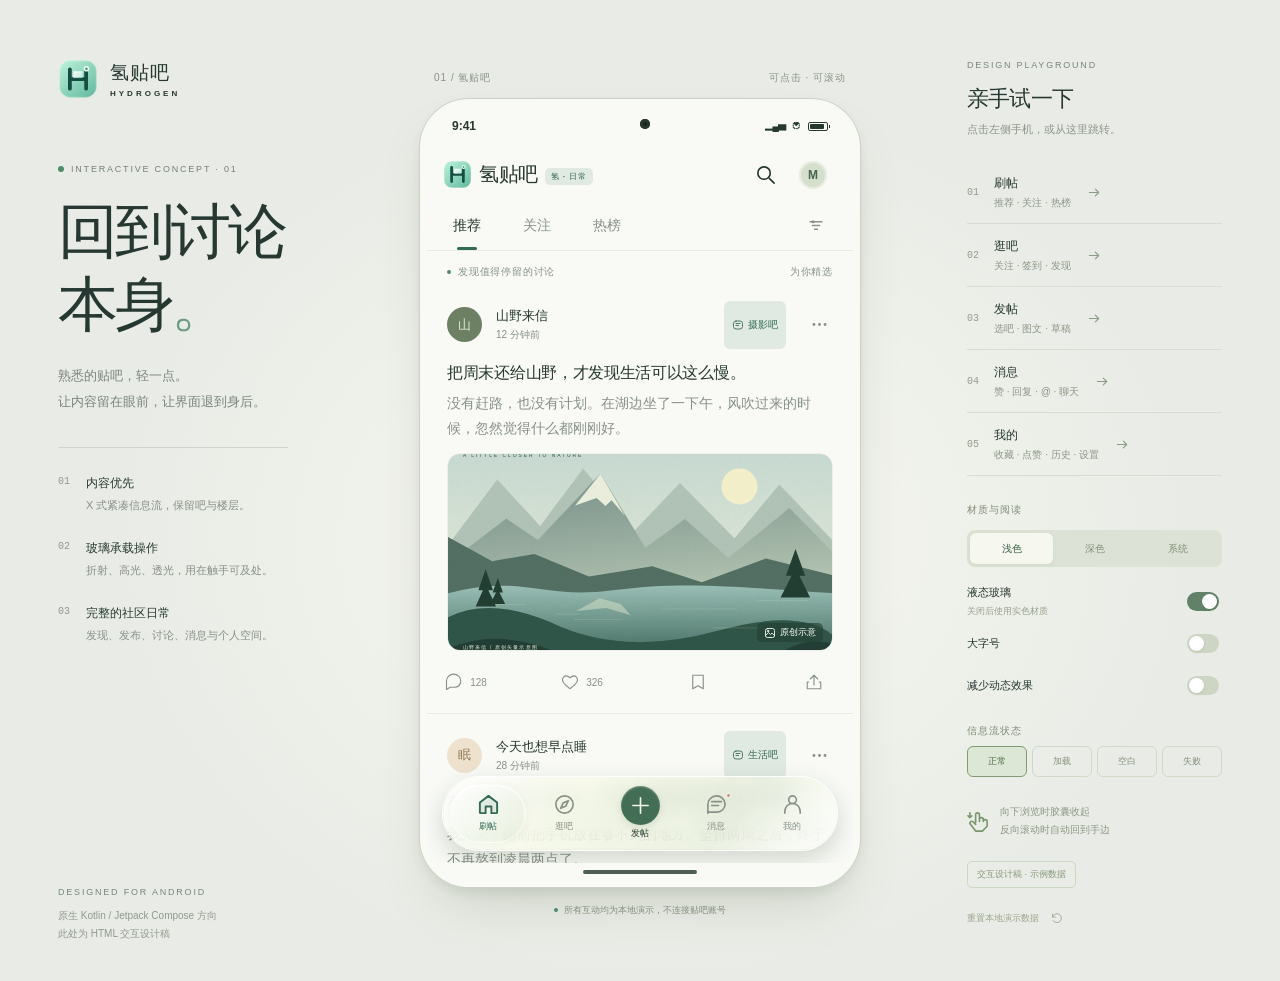
<file: design/prototype/氢贴吧-交互设计稿.html>
<!doctype html>
<html lang="zh-CN">
<head>
  <meta charset="UTF-8">
  <meta name="viewport" content="width=device-width,initial-scale=1,viewport-fit=cover,interactive-widget=resizes-content">
  <meta name="theme-color" content="#f4f6f2">
  <meta name="color-scheme" content="light dark">
  <title>氢贴吧 · Liquid Community / 交互设计稿</title>
  <link rel="icon" href="[data-uri]" type="image/svg+xml">
  <style>
@charset "UTF-8";
:root{font-family:Inter,"Segoe UI","Microsoft YaHei",sans-serif;color:#263831;background:#e9ece6;font-synthesis:none;--ease-out:cubic-bezier(.23,1,.32,1);--ease-move:cubic-bezier(.77,0,.175,1);color-scheme:light}
*{box-sizing:border-box}html{-webkit-tap-highlight-color:transparent;-webkit-text-size-adjust:100%;overscroll-behavior:none}body{margin:0}button,input,textarea,select{font:inherit}button{cursor:pointer;color:inherit;touch-action:manipulation;-webkit-user-select:none;user-select:none;border:0;background:none;transition:transform 120ms var(--ease-out),background-color 160ms,color 160ms}button:active{transform:scale(.97)}button:disabled{cursor:default;opacity:.4;transform:none}button:focus-visible,a:focus-visible,input:focus-visible,textarea:focus-visible,select:focus-visible{outline:2px solid #438e73;outline-offset:3px}button svg{pointer-events:none}input,textarea,select{font-size:16px}input,textarea{min-width:0;color:var(--ink);accent-color:var(--accent)}input[type=search]::-webkit-search-cancel-button{cursor:pointer}h1,h2,h3,p{margin:0}a{color:inherit;text-decoration:none}.icon{width:23px;height:23px;vertical-align:middle;fill:none;stroke:currentColor;stroke-width:1.7;stroke-linecap:round;stroke-linejoin:round;flex-shrink:0}.filter-defs{position:absolute;width:0;height:0;pointer-events:none}[hidden]{display:none!important}
.studio{max-width:1440px;margin:0 auto;min-height:100dvh;display:grid;grid-template-columns:minmax(240px,1fr) 440px minmax(230px,1fr);gap:55px;align-items:center;padding:34px 58px 28px;background:radial-gradient(ellipse at 51% 55%,#f6f7f0 0%,transparent 59%)}.intro{align-self:stretch;display:flex;flex-direction:column;padding:25px 0 10px}.studio-brand{display:flex;align-items:center;gap:12px;font-size:19px;font-weight:650;align-self:flex-start;letter-spacing:1px}.brand-en{display:block;font-size:8px;letter-spacing:3px;font-weight:600;margin-top:3px}.edition{font-size:9px;letter-spacing:1.8px;display:flex;align-items:center;gap:7px;margin-top:65px;color:#738078;white-space:nowrap}.live-dot{display:inline-block;width:6px;height:6px;border-radius:50%;background:#4c8d6b;flex-shrink:0}h1{font-size:60px;line-height:1.22;letter-spacing:-3.5px;font-weight:550;margin-top:21px}.accent{color:#6d9c83}.intro-copy{font-size:13px;line-height:2;color:#79857c;margin-top:22px}.intro-rule{height:1px;background:#cdd5cd;margin:32px 0 25px;max-width:230px}.design-note{display:flex;gap:16px;margin-bottom:22px}.design-note>span{font-size:10px;font-family:monospace;color:#8e9a8c;padding-top:3px}.design-note strong{font-size:12px;font-weight:600}.design-note p{font-size:11px;color:#879087;line-height:1.8;margin-top:4px;white-space:nowrap}.intro-bottom{margin-top:auto;padding-top:34px}.small-label{font-size:9px;letter-spacing:1.8px;color:#78867b}.intro-bottom p{font-size:10px;line-height:1.8;color:#90998e;margin-top:8px}.preview-area{width:440px}.preview-caption{display:flex;justify-content:space-between;font-size:10px;color:#8a9487;letter-spacing:1px;margin:0 14px 14px}.phone{--ink:#25372e;--muted:#879187;--subtle:#a1a89f;--accent:#3f7961;--accent-soft:#e9f1e8;--paper:#f9faf6;--surface:#fffefa;--line:#e9ece3;--field:#eef0e8;--glass:rgba(250,252,242,.65);--glass-border:rgba(255,255,255,.9);width:440px;height:min(862px,calc(100dvh - 112px));min-height:650px;background:var(--paper);border:7px solid #f9faf5;border-radius:49px;box-shadow:0 0 0 1px #cbd1c5,0 28px 55px -20px #56654b47,0 5px 12px #273e2914;position:relative;overflow:hidden;color:var(--ink);isolation:isolate;color-scheme:light}
.phone[data-theme=dark]{--ink:#e0e8dc;--muted:#8e9e91;--subtle:#748377;--accent:#a3d3b1;--accent-soft:#293f33;--paper:#161e19;--surface:#1e2921;--line:#2b362d;--field:#253129;--glass:rgba(36,49,40,.73);--glass-border:rgba(190,218,192,.22);color-scheme:dark;border-color:#253028;box-shadow:0 0 0 1px #485b49,0 28px 55px -20px #23302570}
.status-bar{height:39px;display:flex;justify-content:space-between;align-items:center;padding:2px 25px 0;font-size:12px;position:relative;background:var(--paper);z-index:5}.status-camera{position:absolute;width:10px;height:10px;background:#17231b;border-radius:50%;left:50%;top:13px;box-shadow:inset 0 0 0 3px #28352c}.status-signals{display:flex;gap:6px;align-items:center;font-size:9px;letter-spacing:-1px}.wifi-mark{font-size:17px;transform:rotate(-45deg);line-height:1}.battery{display:inline-block;width:20px;height:9px;border:1px solid currentColor;border-radius:2px;position:relative;margin-left:2px}.battery:before{content:"";display:block;position:absolute;inset:1px 3px 1px 1px;background:currentColor;border-radius:1px}.battery:after{content:"";position:absolute;right:-3px;top:2px;width:1px;height:3px;background:currentColor}.app-body{position:absolute;inset:39px 0 17px;display:flex;flex-direction:column;overflow:hidden}.home-indicator{position:absolute;width:114px;height:4px;bottom:6px;left:50%;transform:translateX(-50%);border-radius:8px;background:var(--ink);opacity:.8}.app-header{position:relative;z-index:3;background:var(--paper);flex-shrink:0}.topbar{display:flex;align-items:center;justify-content:space-between;padding:6px 16px 3px;gap:8px;min-height:57px}.app-title{display:flex;align-items:center;gap:7px;font-weight:650;font-size:20px;letter-spacing:-.5px}.app-title img{width:29px;height:29px;border-radius:9px}.edition-pill{font-size:8px;letter-spacing:1px;padding:3px 6px;background:var(--accent-soft);color:var(--accent);border-radius:5px;margin-top:3px}.icon-button{width:48px;height:48px;display:inline-flex;align-items:center;justify-content:center;border-radius:50%;flex-shrink:0}.header-tools{display:flex;align-items:center;gap:0}.mini-avatar{width:28px;height:28px;border-radius:50%;display:grid;place-items:center;background:#d5dfcc;color:#47664f;font-size:12px;font-weight:600;box-shadow:inset 0 0 0 2px #ffffff70}.page-heading{font-size:21px;font-weight:650;letter-spacing:-.7px}.back-title{display:flex;gap:3px;align-items:center}.tabs{display:flex;height:49px;border-bottom:1px solid var(--line);padding:0 20px;gap:30px;align-items:stretch}.tab{font-size:14px;color:var(--muted);position:relative;min-width:40px;padding:0 5px}.tab.active{color:var(--ink);font-weight:650}.tab.active:after{content:"";position:absolute;left:calc(50% - 10px);bottom:0;width:20px;height:3px;border-radius:3px;background:var(--accent)}.feed-filter{margin-left:auto;min-width:35px;color:var(--muted);padding:0}.feed-filter svg{width:18px}.scroll-view{overflow-y:auto;overflow-x:hidden;flex:1;overscroll-behavior:contain;scrollbar-width:none;position:relative;outline:none}.scroll-view::-webkit-scrollbar{display:none}#page-content{padding-bottom:112px;min-height:100%}.feed-kicker{display:flex;align-items:center;justify-content:space-between;padding:14px 20px 11px;color:var(--muted);font-size:10px;letter-spacing:.8px}.feed-kicker>span:first-child{display:flex;gap:7px;align-items:center}.feed-kicker .live-dot{width:4px;height:4px}.post{padding:17px 20px 14px;border-bottom:1px solid var(--line);position:relative}.post:first-of-type{padding-top:11px}.post-meta{display:flex;align-items:center;gap:9px;margin-bottom:11px}.avatar{width:35px;height:35px;border-radius:50%;display:grid;place-items:center;flex-shrink:0;font-size:13px;font-weight:600;color:#506956;background:#dbe3d3}.avatar.sand{color:#917855;background:#eee2ce}.avatar.blue{color:#526e80;background:#d9e4e8}.avatar.rose{color:#9b6a68;background:#f0dfd7}.avatar.dark{color:#dbe8cf;background:#6d8064}.avatar.lavender{color:#7d708b;background:#e6dfec}.author-button{padding:0;text-align:left;border-radius:4px}.author-name{font-size:12px;font-weight:600;display:block}.author-sub{font-size:10px;color:var(--muted);margin-top:3px;display:block}.post-forum{margin-left:auto;background:var(--accent-soft);font-size:10px;color:var(--accent);border-radius:6px;padding:4px 8px;min-height:28px;display:flex;align-items:center;gap:4px}.post-forum svg{width:12px;height:12px}.more-button{color:var(--muted);width:29px;min-height:44px;margin-right:-10px;display:grid;place-items:center}.more-button svg{width:19px}.post-main{display:block;width:100%;padding:0;text-align:left;cursor:pointer}.post-title{font-size:16px;line-height:1.65;letter-spacing:-.3px;font-weight:650;margin:0 0 5px}.post-excerpt{font-size:12px;color:var(--muted);line-height:1.9;display:-webkit-box;-webkit-line-clamp:2;-webkit-box-orient:vertical;overflow:hidden}.post-image{width:100%;height:198px;object-fit:cover;display:block;border-radius:13px;margin-top:12px;border:1px solid #344c3610}.image-count{position:absolute;right:10px;bottom:9px;padding:3px 7px;background:#21372c75;color:#fff;font-size:9px;border-radius:5px;backdrop-filter:blur(8px)}.media-wrap{position:relative}.post-actions{display:flex;align-items:center;justify-content:space-between;margin:7px -10px -7px;color:var(--muted)}.post-action{min-width:58px;min-height:44px;display:flex;align-items:center;justify-content:center;gap:7px;font-size:10px;border-radius:12px}.post-action .icon{width:18px;height:18px;stroke-width:1.5}.post-action.is-on{color:var(--accent)}.post-action.is-on .icon{fill:var(--accent-soft);stroke:var(--accent)}.post-action.like.is-on{color:#c27b6c}.post-action.like.is-on .icon{fill:#e9c8bb;stroke:#c27b6c}.editorial-card{display:flex;align-items:center;justify-content:space-between;margin:15px 20px 0;background:var(--accent-soft);padding:15px;border-radius:12px}.editorial-card p{font-size:12px;line-height:1.8}.editorial-card small{color:var(--muted);font-size:10px}.editorial-card .icon{color:var(--accent);width:31px;height:31px}.list-end{text-align:center;font-size:10px;color:var(--subtle);padding:24px 20px}.load-more{display:block;margin:18px auto 0;min-height:44px;padding:0 23px;font-size:12px;color:var(--accent);border:1px solid var(--line);border-radius:30px}
.glass{position:relative;isolation:isolate;background:var(--glass);border:1px solid var(--glass-border);box-shadow:inset 0 1px 1px #ffffffa3,inset 0 -1px 1px #5b6f3926,0 8px 30px #273d1d14;backdrop-filter:blur(14px) saturate(1.45);-webkit-backdrop-filter:blur(14px) saturate(1.45)}.glass:before{content:"";position:absolute;inset:0;border-radius:inherit;pointer-events:none;background:linear-gradient(130deg,#ffffff30,transparent 35%,#ffffff08 65%,#d4ebbe22);z-index:-1}.dock{position:absolute;left:15px;right:15px;height:75px;bottom:12px;border-radius:40px;display:grid;grid-template-columns:repeat(5,1fr);align-items:center;padding:5px 7px;z-index:7;transition:transform 240ms var(--ease-out),opacity 180ms;overflow:hidden;background:transparent;backdrop-filter:none;-webkit-backdrop-filter:none;box-shadow:0 9px 25px #1a38152e,inset 0 1px 1px #ffffffb3,inset 0 -1px 2px #5b6f3938}.dock:before{backdrop-filter:url(#dock-refraction) blur(12px) saturate(1.5);-webkit-backdrop-filter:blur(14px) saturate(1.5);background:linear-gradient(130deg,#fffffff0,#f7fbe6a6 34%,#e7efdba8 72%,#ffffffdc);z-index:-1}.phone[data-theme=dark] .dock:before{background:linear-gradient(130deg,#53674bb8,#2c392bb8 48%,#3d4f3ec9)}.dock button{height:62px;position:relative;z-index:2;display:flex;flex-direction:column;align-items:center;justify-content:center;gap:4px;color:var(--muted);border-radius:50%;min-width:0}.dock button .icon{width:23px;height:23px}.dock button small{font-size:9px;font-weight:500}.dock button[aria-current=page]{color:var(--accent)}.dock button[aria-current=page] .icon{stroke-width:2;fill:var(--accent-soft)}.dock-lens{position:absolute;height:59px;width:calc((100% - 14px)/5);left:7px;top:7px;border-radius:30px;background:linear-gradient(145deg,#ffffffad,#c9ddbc4d);border:1px solid #ffffffa1;box-shadow:inset 0 1px 2px #fff,0 2px 8px #768b6412;transition:transform 260ms var(--ease-move);pointer-events:none}.phone[data-theme=dark] .dock-lens{background:linear-gradient(145deg,#b7d6a729,#aec6a50f);border-color:#c0d3b144;box-shadow:inset 0 1px 1px #cde1b644}.dock .compose-tab{color:var(--ink);gap:2px}.compose-circle{width:39px;height:39px;display:grid;place-items:center;background:#436d55;color:#f1f5e7;border-radius:50%;box-shadow:inset 0 1px 2px #ffffff50,0 3px 7px #3e5b4020}.compose-circle .icon{width:23px!important;height:23px!important;stroke-width:1.7}.dock-hidden{transform:translateY(120%);opacity:0;pointer-events:none}.icon-badge{position:relative}.icon-badge i{width:5px;height:5px;background:#cf917a;position:absolute;right:-3px;top:0;border-radius:50%;border:1px solid var(--paper)}.phone.solid .glass{background:var(--surface);backdrop-filter:none;-webkit-backdrop-filter:none;border-color:var(--line)}.phone.solid .glass:before{backdrop-filter:none;-webkit-backdrop-filter:none;background:none}.phone.solid .dock-lens{background:var(--accent-soft);box-shadow:none;border-color:transparent}.preview-foot{display:flex;gap:6px;justify-content:center;align-items:center;font-size:9px;color:#879381;padding-top:17px}.preview-foot .live-dot{width:4px;height:4px}.review-panel{padding:20px 0;max-width:255px;margin-left:auto;width:100%}.review-title h2{font-size:22px;letter-spacing:-.8px;font-weight:500;margin-top:12px}.review-title p{font-size:11px;color:#8c9689;margin-top:8px}.review-routes{margin-top:24px}.review-routes>button{display:flex;width:100%;align-items:center;gap:15px;text-align:left;padding:13px 0;border-bottom:1px solid #d6ddd2}.route-no{font-size:10px;color:#919c8b;font-family:monospace}.review-routes>button>span:nth-child(2){font-size:12px;line-height:1.5}.review-routes small{display:block;color:#8c9685;font-size:10px;margin-top:3px}.review-routes .icon{margin-left:auto;width:16px;color:#8c9d87}.review-controls{margin-top:27px}.control-heading{font-size:10px;letter-spacing:1px;margin-bottom:13px;color:#7f8b78}.segmented{display:flex;background:#dce3d6;border-radius:8px;padding:3px;margin-bottom:13px}.segmented button{font-size:10px;min-height:31px;flex:1;border-radius:6px;color:#839079}.segmented button.selected{background:#f6f7ef;color:#375f41;box-shadow:0 1px 4px #5c72541a}.control-row{display:flex;align-items:center;justify-content:space-between;font-size:11px;min-height:42px;gap:12px}.control-row small{display:block;font-size:9px;color:#97a08e;margin-top:5px}.control-row input,.setting-toggle{appearance:none;width:32px;height:19px;border-radius:14px;background:#cdd6c5;border:0;position:relative;cursor:pointer;flex-shrink:0;transition:background-color 150ms}.control-row input:after,.setting-toggle:after{content:"";display:block;width:15px;height:15px;border-radius:50%;position:absolute;top:2px;left:2px;background:#fff;box-shadow:0 1px 3px #24311e1a;transition:transform 160ms var(--ease-out)}.control-row input:checked,.setting-toggle:checked{background:#618268}.control-row input:checked:after,.setting-toggle:checked:after{transform:translateX(13px)}.state-heading{margin-top:18px;margin-bottom:8px}.state-controls{display:flex;gap:5px}.state-controls button{border:1px solid #d0d8c8;border-radius:6px;font-size:9px;padding:7px 0;flex:1;min-height:31px;color:#85917d}.state-controls button.selected{border-color:#829b75;color:#506e46;background:#dde7d6}.gesture-tip{display:flex;gap:10px;align-items:center;font-size:10px;line-height:1.8;color:#8b9784;margin-top:26px}.gesture-tip .icon{width:23px;height:23px;color:#78956c}.concept-tag{font-size:9px;color:#87987b;border:1px solid #cbd8c0;border-radius:5px;padding:6px 9px;display:inline-block;margin-top:22px}.reset-button{margin-top:15px;padding:0;display:flex;align-items:center;font-size:9px;color:#9aa38f;gap:12px;min-height:30px}.reset-button .icon{width:12px;height:12px}
.page-heading{margin:0;line-height:1.4}.detail-title{margin-top:0}.tiny{width:12px!important;height:12px!important}.image-count{display:flex;align-items:center;gap:4px}.image-count .icon{width:11px;height:11px}.section{padding:18px 20px}.section-title{font-size:14px;font-weight:650;display:flex;align-items:center;justify-content:space-between;gap:10px;margin-bottom:15px}.text-button{color:var(--accent);font-size:11px;min-height:36px;padding:0 5px}.search-launch{display:flex;align-items:center;gap:10px;margin:7px 20px 0;padding:0 14px;background:var(--field);border-radius:13px;min-height:45px;width:calc(100% - 40px);font-size:12px;color:var(--muted);text-align:left}.search-launch .icon{width:18px;height:18px}.search-launch kbd{margin-left:auto;background:var(--paper);padding:2px 5px;border-radius:4px;font-family:inherit;font-size:9px}.section-description{font-size:11px;line-height:1.9;color:var(--muted);margin-top:-8px;margin-bottom:14px}.forum-grid{display:grid;grid-template-columns:repeat(4,1fr);gap:16px 6px}.forum-grid button{display:flex;flex-direction:column;align-items:center;gap:8px;font-size:11px;min-height:74px;border-radius:10px}.forum-tile{height:49px;width:49px;display:grid;place-items:center;border-radius:16px;font-size:21px;background:#dee8d6;color:#69845d;position:relative;font-weight:650;overflow:hidden}.forum-tile.blue{background:#d9e5e6;color:#5e7b83}.forum-tile.sand{background:#ede4cf;color:#99835b}.forum-tile.rose{background:#eddfd7;color:#aa7d67}.forum-tile.dark{background:#4f6750;color:#e5eddb}.forum-tile:after{content:"";position:absolute;width:34px;height:34px;border:1px solid #ffffff70;border-radius:50%;bottom:-17px;right:-8px}.quick-tools{display:grid;grid-template-columns:repeat(3,1fr);border:1px solid var(--line);border-radius:14px;margin:0 20px 4px;padding:5px;background:var(--surface)}.quick-tools button{display:flex;align-items:center;justify-content:center;gap:7px;min-height:48px;font-size:10px;color:var(--muted);border-radius:10px}.quick-tools .icon{width:17px;height:17px;color:var(--accent)}.divider-space{height:7px;background:var(--field);opacity:.45;margin-top:17px}.forum-list-item{display:flex;align-items:center;gap:12px;margin-bottom:20px}.forum-info{flex:1;min-width:0}.forum-info h3{font-size:13px;font-weight:600}.forum-info p{font-size:10px;color:var(--muted);margin-top:5px;line-height:1.7}.follow-button{min-height:35px;padding:0 13px;border:1px solid var(--accent);border-radius:20px;font-size:10px;color:var(--accent)}.follow-button.followed{border-color:var(--line);background:var(--field);color:var(--muted)}.forum-cover{padding:20px;background:linear-gradient(130deg,#dce8d4,#d2e3d4 65%,#b9d1bb);color:#3d5e43;position:relative;overflow:hidden}.forum-cover:after{content:"";width:230px;height:230px;position:absolute;right:-100px;top:-130px;border:35px solid #faffed66;border-radius:50%;pointer-events:none}.forum-cover .forum-tile{background:#f5f8e3a3}.forum-cover-head{display:flex;gap:13px;align-items:center;position:relative;z-index:1}.forum-cover h2{font-size:21px}.forum-cover p{font-size:10px;line-height:1.9;margin-top:5px}.forum-cover>p{margin-top:15px}.forum-cover .follow-button{margin-left:auto;color:#436c47;border-color:#769b74}.forum-tabs{display:flex;gap:25px;padding:0 20px;border-bottom:1px solid var(--line)}.forum-tabs .tab{height:48px}.notice{display:flex;gap:8px;align-items:center;font-size:10px;color:var(--accent);padding:13px 20px;background:var(--accent-soft)}.notice .icon{width:14px;height:14px}
.message-shortcuts{display:flex;justify-content:space-around;padding:12px 20px 21px;border-bottom:1px solid var(--line)}.message-shortcuts button{display:flex;align-items:center;flex-direction:column;gap:10px;min-width:82px;font-size:11px}.message-symbol{display:grid;place-items:center;width:48px;height:48px;border-radius:17px;background:#efe3d5;color:#b58e64;position:relative}.message-symbol.green{background:#e1eada;color:#779a6c}.message-symbol.blue{background:#e0e7ea;color:#7594a2}.unread-badge{position:absolute;right:-3px;top:-4px;background:#be8974;border-radius:12px;color:#fff;font-size:8px;min-width:15px;height:15px;padding:2px 4px;border:2px solid var(--paper)}.conversation{display:flex;gap:12px;width:100%;padding:15px 20px;text-align:left;align-items:center;border-bottom:1px solid var(--line)}.conversation .avatar{width:44px;height:44px;border-radius:15px;font-size:16px}.conversation-copy{flex:1;min-width:0}.conversation-name{display:flex;justify-content:space-between;gap:10px;font-size:13px;font-weight:600}.conversation-name small{font-size:9px;color:var(--muted);font-weight:400}.conversation-copy p{font-size:11px;color:var(--muted);line-height:1.6;margin-top:6px;white-space:nowrap;overflow:hidden;text-overflow:ellipsis}.mini-label{font-size:8px;padding:1px 4px;border:1px solid var(--line);border-radius:3px;color:var(--muted);margin-left:5px;font-weight:400}.conversation-dot{width:7px;height:7px;border-radius:50%;background:#bc8c79;margin-left:7px}.subsection-heading{padding:18px 20px 5px;font-size:11px;color:var(--muted);display:flex;align-items:center;justify-content:space-between}.profile-cover{height:83px;margin:5px 20px 0;border-radius:17px;background:linear-gradient(120deg,#c8dac3,#e4ebd9 65%,#d4e4cb);overflow:hidden;position:relative}.profile-cover:before{content:"";width:200px;height:200px;border:1px solid #fbfff29c;border-radius:50%;position:absolute;right:-55px;top:-139px;box-shadow:0 0 0 26px #faffee22,0 0 0 53px #faffee22}.profile-cover:after{content:"HYDROGEN / LESS, BUT BETTER";position:absolute;bottom:13px;right:15px;font-size:7px;letter-spacing:2px;color:#6c8963}.profile-info{padding:0 22px;position:relative}.profile-info .avatar{width:64px;height:64px;border:5px solid var(--paper);margin-top:-29px;position:relative;font-size:24px}.profile-edit{position:absolute;right:20px;top:29px;min-height:32px;padding:0 12px;border:1px solid var(--line);font-size:10px;border-radius:16px}.profile-info h2{font-size:20px;margin-top:6px;letter-spacing:-.5px}.profile-info>p{font-size:11px;line-height:1.9;color:var(--muted);margin-top:5px}.profile-id{font-size:9px!important;color:var(--subtle)!important}.profile-stats{display:flex;gap:28px;padding:20px 0}.profile-stats button{text-align:left;font-size:16px;font-weight:600;min-height:40px}.profile-stats small{font-weight:400;color:var(--muted);font-size:10px;display:block;margin-top:5px}.collection-grid{display:grid;grid-template-columns:repeat(3,1fr);border:1px solid var(--line);margin:0 20px;border-radius:14px;padding:12px 0;background:var(--surface)}.collection-grid button{display:flex;flex-direction:column;align-items:center;gap:9px;min-height:70px;font-size:11px}.collection-grid .icon{width:22px;height:22px;color:var(--accent)}.collection-grid small{color:var(--subtle);font-size:9px}.menu-group{padding:7px 20px}.menu-row{display:flex;align-items:center;width:100%;min-height:55px;border-bottom:1px solid var(--line);gap:12px;text-align:left;font-size:12px}.menu-row>.icon:first-child{color:var(--muted);width:20px;height:20px}.menu-row .arrow-icon{margin-left:auto;width:15px;color:var(--subtle)}.menu-row small{margin-left:auto;font-size:10px;color:var(--muted)}.menu-row label{flex:1;display:flex;align-items:center;justify-content:space-between;gap:8px;min-height:55px;cursor:pointer}.setting-section-label{padding:24px 20px 3px;font-size:10px;color:var(--muted);letter-spacing:1px}.setting-row{display:flex;align-items:center;justify-content:space-between;gap:15px;min-height:62px;border-bottom:1px solid var(--line);margin:0 20px;font-size:12px}.setting-row small{display:block;font-size:9px;color:var(--muted);margin-top:5px;line-height:1.7}.setting-row select{background:var(--field);color:var(--ink);border:1px solid var(--line);font-size:11px;min-height:36px;border-radius:8px;padding:0 8px;max-width:130px}.about-signature{text-align:center;font-size:10px;line-height:2.1;color:var(--subtle);padding:28px 20px}.about-signature img{display:block;margin:0 auto 9px;width:40px;height:40px}.signature{font-size:9px;color:var(--subtle);opacity:.75;display:block;margin-top:9px}.collection-tabs{margin-bottom:3px}.notification{padding:19px 20px;border-bottom:1px solid var(--line);display:flex;gap:12px}.notification-text{flex:1;font-size:12px;line-height:1.8}.notification-text small{display:block;color:var(--muted);font-size:9px;margin:4px 0}.quoted{display:block;text-align:left;width:100%;border-left:2px solid var(--line);background:var(--field);padding:9px 11px;font-size:11px;color:var(--muted);border-radius:0 7px 7px 0;line-height:1.8}.chat-area{padding:20px;display:flex;flex-direction:column;gap:18px}.chat-date{text-align:center;font-size:9px;color:var(--muted);padding:3px 0 7px}.chat-bubble{max-width:82%;padding:12px 15px;font-size:12px;line-height:1.9;background:var(--field);border-radius:4px 15px 15px 15px;align-self:flex-start;overflow-wrap:anywhere}.chat-bubble.me{align-self:flex-end;background:var(--accent-soft);color:var(--accent);border-radius:15px 4px 15px 15px}.chat-input{display:flex;gap:8px;align-items:center;position:absolute;bottom:0;left:0;right:0;padding:12px 16px 14px;border-top:1px solid var(--line);background:var(--paper);z-index:6}.chat-input input{flex:1;background:var(--field);border:0;border-radius:22px;padding:12px 15px;font-size:16px;width:0}.chat-input button{width:42px;height:42px;display:grid;place-items:center;border-radius:50%;background:var(--accent);color:var(--paper)}
.search-input-wrap{display:flex;align-items:center;flex:1;min-width:0;background:var(--field);border-radius:12px;padding:0 10px;gap:5px}.search-input-wrap .icon{width:18px;height:18px;color:var(--muted)}.search-input-wrap input{width:100%;min-height:42px;border:0;outline:0;background:none;font-size:16px}.search-topbar{gap:0;padding-left:4px}.search-topbar .text-button{padding:0 10px;min-height:48px;flex-shrink:0}.search-chips{display:flex;gap:8px;flex-wrap:wrap}.chip{font-size:11px;padding:9px 12px;min-height:36px;background:var(--field);border-radius:8px;color:var(--muted)}.hot-row{display:flex;width:100%;gap:13px;align-items:center;min-height:49px;border-bottom:1px solid var(--line);text-align:left;font-size:12px}.hot-row>span:first-child{color:var(--subtle);width:15px;font-size:12px;font-family:monospace}.hot-row:nth-child(-n+3)>span:first-child{color:#ba896f}.hot-row small{margin-left:auto;font-size:9px;color:var(--subtle);white-space:nowrap}.detail-post{padding:10px 20px 0}.detail-post .post-meta{margin-bottom:16px}.detail-title{font-size:22px;font-weight:650;line-height:1.65;letter-spacing:-.4px}.detail-body{font-size:14px;line-height:2;color:var(--ink);margin-top:18px}.detail-body p{margin-bottom:15px}.detail-body .post-image{height:auto;max-height:310px}.detail-caption{font-size:9px;color:var(--subtle);margin:9px 0 15px}.detail-meta{font-size:9px;color:var(--muted);padding:12px 0 20px;border-bottom:1px solid var(--line)}.comments-heading{display:flex;align-items:center;justify-content:space-between;padding:17px 20px;font-size:13px;font-weight:600;border-bottom:1px solid var(--line)}.comments-heading button{font-size:10px;color:var(--muted);min-height:32px}.comment{display:flex;gap:10px;padding:17px 20px;border-bottom:1px solid var(--line)}.comment .avatar{width:30px;height:30px;font-size:11px}.comment-main{flex:1;min-width:0}.comment-head{display:flex;align-items:center;justify-content:space-between;font-size:11px;font-weight:600}.comment-head small{font-size:9px;font-weight:400;color:var(--subtle)}.comment-body{font-size:12px;line-height:1.9;margin-top:8px}.comment-foot{display:flex;align-items:center;color:var(--subtle);font-size:9px;gap:12px;margin-top:5px}.comment-foot button{min-height:34px;font-size:10px;color:var(--muted);padding:0 4px}.comment-foot .icon{width:13px;height:13px}.nested-preview{background:var(--field);border-radius:9px;padding:10px 12px;margin-top:7px;font-size:11px;line-height:1.9;display:block;text-align:left;width:100%;color:var(--muted)}.nested-preview strong{color:var(--accent);font-weight:500}.detail-bar{position:absolute;bottom:12px;left:15px;right:15px;display:flex;gap:4px;align-items:center;border-radius:32px;padding:7px;z-index:6}.reply-launch{background:var(--field);border-radius:26px;color:var(--muted);padding:12px 16px;font-size:11px;flex:1;min-height:45px;text-align:left}.detail-bar .icon-button{width:44px;height:44px;color:var(--muted)}.detail-bar .is-on{color:var(--accent)}
.overlay{position:absolute;inset:0;z-index:15;background:#102b1a40;display:flex;align-items:flex-end;opacity:0;transition:opacity 190ms var(--ease-out)}.overlay.visible{opacity:1}.sheet{width:100%;max-height:90%;display:flex;flex-direction:column;background:var(--paper);border:1px solid var(--glass-border);border-radius:27px 27px 0 0;box-shadow:0 -15px 55px #0d251c1a;transform:translateY(35px);opacity:0;transition:transform 250ms var(--ease-out),opacity 170ms;position:relative;overflow:hidden;outline:none}.overlay.visible .sheet{transform:translateY(0);opacity:1}.sheet-glass{background:var(--glass);backdrop-filter:blur(18px) saturate(1.4);-webkit-backdrop-filter:blur(18px) saturate(1.4)}.sheet-handle{width:35px;height:4px;background:var(--subtle);opacity:.4;border-radius:5px;margin:10px auto 0;flex-shrink:0}.sheet-header{display:flex;align-items:center;justify-content:space-between;padding:5px 15px 5px 20px;gap:12px;min-height:54px;flex-shrink:0}.sheet-header h2{font-size:16px;font-weight:600}.sheet-header .icon-button{height:42px;width:42px}.sheet-content{padding:0 20px 25px;overflow-y:auto;overscroll-behavior:contain}.sheet-content>p{font-size:12px;line-height:1.9;color:var(--muted);margin:5px 0 17px}.primary-button{background:var(--accent);color:var(--paper);border-radius:24px;min-height:45px;padding:0 21px;font-size:12px;font-weight:600;display:inline-flex;align-items:center;justify-content:center;gap:8px}.secondary-button{background:var(--field);color:var(--muted);border-radius:24px;min-height:45px;padding:0 21px;font-size:12px}.full-button{width:100%}.sheet-actions{display:flex;gap:10px;margin-top:19px}.sheet-actions>*{flex:1}.sheet-menu{display:flex;gap:12px;width:100%;align-items:center;min-height:52px;text-align:left;border-bottom:1px solid var(--line);font-size:12px}.sheet-menu>.icon{width:20px;color:var(--muted)}.composer-overlay{align-items:stretch;background:var(--paper)}.composer-overlay .sheet{max-height:100%;height:100%;border:0;border-radius:0;transform:translateY(24px);background:var(--paper)}.composer-head{display:flex;align-items:center;justify-content:space-between;padding:6px 17px 12px;border-bottom:1px solid var(--line);gap:7px}.composer-head h2{font-size:15px;font-weight:600}.composer-head .text-button{color:var(--muted);min-height:43px}.composer-head .primary-button{min-height:35px;padding:0 17px;font-size:11px}.composer-scroll{overflow-y:auto;flex:1;min-height:0;padding:20px;overscroll-behavior:contain}.forum-select{border:1px solid var(--line);border-radius:11px;display:flex;gap:8px;align-items:center;padding:0 12px;font-size:11px;min-height:44px;color:var(--accent);margin-bottom:15px}.forum-select .icon{width:16px}.forum-select .arrow-icon{margin-left:auto;width:13px}.composer-title{font-weight:600;font-size:19px;background:none;border:0;outline:0;width:100%;min-height:50px;border-bottom:1px solid var(--line);padding:10px 0}.composer-body{font-size:16px;line-height:1.95;resize:none;background:none;width:100%;border:0;outline:0;min-height:205px;padding:15px 0}.composer-title::placeholder,.composer-body::placeholder{color:var(--subtle);font-weight:400}.composer-hint{font-size:10px;color:var(--subtle);line-height:1.9;margin-top:20px}.composer-bottom{flex-shrink:0;border-top:1px solid var(--line);background:var(--paper);padding:9px 15px 17px}.composer-toolbar{display:flex;align-items:center;justify-content:space-between}.composer-toolbar button{width:48px;height:48px;display:grid;place-items:center;color:var(--accent);border-radius:13px}.composer-toolbar .icon{width:23px}.composer-limit{font-size:9px;color:var(--subtle);margin-right:8px}.composer-local{font-size:9px;display:flex;align-items:center;gap:6px;padding:4px 5px 0;color:var(--muted)}.composer-local .icon{width:11px;height:11px}.media-previews{display:flex;gap:9px;flex-wrap:wrap}.media-preview{position:relative;width:95px;height:95px;background:var(--field);border-radius:12px;overflow:hidden}.media-preview img{width:100%;height:100%;object-fit:cover}.media-preview button{position:absolute;top:4px;right:4px;width:25px;height:25px;background:#15241d85;color:white;border-radius:50%;display:grid;place-items:center}.media-preview .icon{width:13px}.poll-block{border:1px solid var(--line);border-radius:13px;padding:13px;margin:9px 0}.poll-block>div{display:flex;justify-content:space-between;align-items:center;font-size:12px;color:var(--accent)}.poll-block input{width:100%;background:var(--field);border:0;margin-top:8px;border-radius:8px;padding:11px;font-size:16px}.reply-textarea{width:100%;min-height:130px;background:var(--field);border:1px solid var(--line);border-radius:13px;padding:14px;resize:vertical;font-size:16px;line-height:1.7}.reply-context{font-size:11px;color:var(--muted);border-left:2px solid var(--line);padding-left:10px;margin:0 0 14px;line-height:1.8}.reply-actions{display:flex;align-items:center;justify-content:space-between;margin-top:13px;font-size:9px;color:var(--subtle)}.image-overlay{background:#0e1b13ed;align-items:center;justify-content:center;flex-direction:column;padding:20px}.image-overlay img{max-width:100%;max-height:75%;border-radius:7px;object-fit:contain}.image-overlay>.icon-button{position:absolute;right:12px;top:10px;color:#fff}.image-overlay p{color:#b6c8b6;font-size:10px;margin-top:20px}.toast{position:absolute;bottom:106px;left:50%;transform:translate(-50%,8px);padding:11px 17px;border-radius:14px;font-size:11px;max-width:88%;white-space:normal;text-align:center;pointer-events:none;opacity:0;transition:transform 190ms var(--ease-out),opacity 170ms;z-index:25;color:var(--ink);min-width:150px}.toast.show{opacity:1;transform:translate(-50%,0)}.empty-state{display:flex;flex-direction:column;align-items:center;justify-content:center;min-height:330px;text-align:center;padding:35px 28px}.empty-orb{width:66px;height:66px;display:grid;place-items:center;border-radius:23px;background:var(--accent-soft);color:var(--accent);margin-bottom:20px}.empty-orb .icon{width:28px;height:28px}.empty-state h3{font-size:16px;font-weight:600}.empty-state p{color:var(--muted);font-size:11px;line-height:2;margin:10px 0 20px;max-width:235px}.skeleton-post{padding:22px 20px;border-bottom:1px solid var(--line)}.skeleton{background:var(--field);border-radius:6px;height:12px;margin-bottom:12px}.skeleton-avatar{width:35px;height:35px;border-radius:50%;margin-bottom:16px}.skeleton-image{height:180px;border-radius:13px;margin-top:17px}.large-text .post-title{font-size:19px}.large-text .post-excerpt,.large-text .comment-body,.large-text .chat-bubble{font-size:15px}.large-text .detail-body{font-size:17px}.large-text .detail-title{font-size:24px}.large-text .post-image{height:210px}.mini-form label{display:block;font-size:11px;color:var(--muted);margin:12px 0}.mini-form input,.mini-form textarea{display:block;background:var(--field);border:1px solid var(--line);border-radius:9px;width:100%;padding:11px;color:var(--ink);font-size:16px;margin-top:7px}.activity-count{padding:10px 20px;font-size:10px;color:var(--subtle)}
.post-excerpt{font-size:14px;line-height:1.8}.author-name{font-size:13px}.detail-body{font-size:16px;line-height:1.95}.comment-body,.chat-bubble{font-size:14px}.conversation-copy p{font-size:12px}.conversation-name{font-size:14px}.phone button{min-height:48px}.phone .post-main{min-height:0}.phone .media-preview button{min-height:25px}.phone .author-button{padding-top:0;padding-bottom:0}.phone .follow-button{min-height:48px}.phone .post-forum{min-height:48px}.phone .more-button{width:48px;min-width:48px}.phone .post-meta>.author-button:first-child{min-width:40px}.author-name{max-width:136px;white-space:nowrap;overflow:hidden;text-overflow:ellipsis}.phone .comment-head button{padding:0;text-align:left}.large-text .detail-body{font-size:19px}.large-text .post-excerpt,.large-text .comment-body,.large-text .chat-bubble{font-size:17px}
@media(hover:hover) and (pointer:fine){button:hover{background-color:#93ac7a0d}.post-main:hover{background-color:transparent}.post:hover .post-title{color:var(--accent)}.review-routes>button:hover .icon{transform:translateX(3px)}.review-routes>button:hover{background:#fafff22b}.icon-button:hover,.post-action:hover{background:var(--field)}}
@media(min-width:1500px){.studio{gap:75px}}@media(max-width:1180px){.studio{grid-template-columns:minmax(190px,1fr) 420px 210px;gap:30px;padding:28px}.preview-area,.phone{width:420px}h1{font-size:49px}.design-note p{font-size:10px}.edition{font-size:8px;letter-spacing:1px}.review-panel{max-width:210px}}
@media(max-width:980px) and (min-width:621px){.studio{grid-template-columns:1fr 420px;gap:25px;padding:25px 35px}.review-panel{display:none}.intro{max-width:260px}.phone{height:calc(100dvh - 108px)}h1{font-size:50px}}
@media(max-width:620px){body{background:var(--paper,#f9faf6)}.studio{display:block;padding:0;min-height:0;background:none}.intro,.review-panel,.preview-caption,.preview-foot{display:none}.preview-area{width:100%}.phone{width:100%;height:100dvh;min-height:0;border:0;border-radius:0;box-shadow:none!important}.phone[data-theme=dark]{border:0}.status-bar{height:env(safe-area-inset-top,0px);min-height:0;padding:0}.status-bar>*{display:none}.app-body{inset:env(safe-area-inset-top,0px) 0 env(safe-area-inset-bottom,0px)}.home-indicator{display:none}.dock{bottom:13px;left:max(15px,calc((100% - 400px)/2));right:max(15px,calc((100% - 400px)/2))}.app-header .topbar{min-height:60px}.sheet{padding-bottom:env(safe-area-inset-bottom,0px)}.composer-overlay .sheet{padding-bottom:0}.post-image{height:210px}.toast{bottom:103px}.detail-bar{bottom:13px}}
@media(prefers-reduced-motion:reduce){*,*:before,*:after{animation:none!important;transition-duration:0ms!important;scroll-behavior:auto!important}}.reduced-motion *,.reduced-motion *:before{animation:none!important;transition-duration:0ms!important;scroll-behavior:auto!important}.keyboard-input *{transition-duration:0ms!important}

</style>
</head>
<body>
  <svg class="filter-defs" aria-hidden="true"><defs><filter id="dock-refraction" x="0" y="0" width="100%" height="100%" color-interpolation-filters="sRGB"><feImage result="lens" id="lens-map" preserveAspectRatio="none" width="100%" height="100%"/><feDisplacementMap in="SourceGraphic" in2="lens" scale="13" xChannelSelector="R" yChannelSelector="G"/></filter></defs></svg>
  <div class="studio">
    <aside class="intro">
      <a class="studio-brand" href="#" aria-label="氢贴吧设计稿首页"><img src="[data-uri]" alt="" width="40" height="40"><span>氢贴吧<span class="brand-en">HYDROGEN</span></span></a>
      <div class="edition"><span class="live-dot"></span> INTERACTIVE CONCEPT · 01</div>
      <h1>回到讨论<br>本身<span class="accent">。</span></h1>
      <p class="intro-copy">熟悉的贴吧，轻一点。<br>让内容留在眼前，让界面退到身后。</p>
      <div class="intro-rule"></div>
      <div class="design-note"><span>01</span><div><strong>内容优先</strong><p>X 式紧凑信息流，保留吧与楼层。</p></div></div>
      <div class="design-note"><span>02</span><div><strong>玻璃承载操作</strong><p>折射、高光、透光，用在触手可及处。</p></div></div>
      <div class="design-note"><span>03</span><div><strong>完整的社区日常</strong><p>发现、发布、讨论、消息与个人空间。</p></div></div>
      <div class="intro-bottom"><span class="small-label">DESIGNED FOR ANDROID</span><p>原生 Kotlin / Jetpack Compose 方向<br>此处为 HTML 交互设计稿</p></div>
    </aside>

    <main class="preview-area" aria-label="氢贴吧交互预览">
      <div class="preview-caption"><span>01 / 氢贴吧</span><span>可点击 · 可滚动</span></div>
      <div class="phone" id="phone" data-theme="light">
        <div class="status-bar" aria-hidden="true"><b>9:41</b><span class="status-camera"></span><span class="status-signals">▂▄▆ <span class="wifi-mark">◔</span> <span class="battery"></span></span></div>
        <div class="app-body" id="app-body">
          <header class="app-header" id="app-header"></header>
          <div class="scroll-view" id="scroll-view" tabindex="-1"><div id="page-content"></div></div>
          <nav class="dock glass" id="dock" aria-label="主要导航">
            <div class="dock-lens" id="dock-lens" aria-hidden="true"></div>
            <button data-action="nav" data-page="feed" aria-label="刷帖"><span data-icon="home"></span><small>刷帖</small></button>
            <button data-action="nav" data-page="forums" aria-label="逛吧"><span data-icon="compass"></span><small>逛吧</small></button>
            <button class="compose-tab" data-action="compose" aria-label="发帖"><span class="compose-circle"><span data-icon="plus"></span></span><small>发帖</small></button>
            <button data-action="nav" data-page="messages" aria-label="消息"><span class="icon-badge"><span data-icon="message"></span><i id="nav-unread"></i></span><small>消息</small></button>
            <button data-action="nav" data-page="profile" aria-label="我的"><span data-icon="user"></span><small>我的</small></button>
          </nav>
          <div id="detail-bar" class="detail-bar glass" hidden></div>
          <div id="overlay-root"></div>
          <div class="toast glass" id="toast" role="status" aria-live="polite"></div>
        </div>
        <div class="home-indicator" aria-hidden="true"></div>
      </div>
      <div class="preview-foot"><span class="live-dot"></span><span>所有互动均为本地演示，不连接贴吧账号</span></div>
    </main>

    <aside class="review-panel">
      <div class="review-title"><span class="small-label">DESIGN PLAYGROUND</span><h2>亲手试一下</h2><p>点击左侧手机，或从这里跳转。</p></div>
      <div class="review-routes">
        <button data-action="nav" data-page="feed"><span class="route-no">01</span><span>刷帖<small>推荐 · 关注 · 热榜</small></span><span data-icon="arrow"></span></button>
        <button data-action="nav" data-page="forums"><span class="route-no">02</span><span>逛吧<small>关注 · 签到 · 发现</small></span><span data-icon="arrow"></span></button>
        <button data-action="compose"><span class="route-no">03</span><span>发帖<small>选吧 · 图文 · 草稿</small></span><span data-icon="arrow"></span></button>
        <button data-action="nav" data-page="messages"><span class="route-no">04</span><span>消息<small>赞 · 回复 · @ · 聊天</small></span><span data-icon="arrow"></span></button>
        <button data-action="nav" data-page="profile"><span class="route-no">05</span><span>我的<small>收藏 · 点赞 · 历史 · 设置</small></span><span data-icon="arrow"></span></button>
      </div>
      <div class="review-controls">
        <div class="control-heading">材质与阅读</div>
        <div class="segmented" aria-label="主题"><button data-action="theme" data-value="light" class="selected">浅色</button><button data-action="theme" data-value="dark">深色</button><button data-action="theme" data-value="system">系统</button></div>
        <label class="control-row"><span>液态玻璃<small>关闭后使用实色材质</small></span><input id="glass-control" data-setting="glass" type="checkbox" role="switch" checked></label>
        <label class="control-row"><span>大字号</span><input data-setting="large" type="checkbox" role="switch"></label>
        <label class="control-row"><span>减少动态效果</span><input data-setting="reduced" type="checkbox" role="switch"></label>
        <div class="control-heading state-heading">信息流状态</div>
        <div class="state-controls"><button data-action="state" data-value="normal" class="selected">正常</button><button data-action="state" data-value="loading">加载</button><button data-action="state" data-value="empty">空白</button><button data-action="state" data-value="error">失败</button></div>
      </div>
      <p class="gesture-tip"><span data-icon="gesture"></span><span>向下浏览时胶囊收起<br>反向滚动时自动回到手边</span></p>
      <div class="concept-tag">交互设计稿 · 示例数据</div>
      <button class="reset-button" data-action="reset">重置本地演示数据 <span data-icon="reset"></span></button>
    </aside>
  </div>
  <script>
'use strict';
const $ = (s, root = document) => root.querySelector(s);
const $$ = (s, root = document) => [...root.querySelectorAll(s)];
const escapeHTML = v => String(v ?? '').replace(/[&<>"']/g, c => ({'&':'&amp;','<':'&lt;','>':'&gt;','"':'&quot;',"'":'&#39;'}[c]));
const paths = {
 home:'<path d="m3 10 9-7 9 7v10a1 1 0 0 1-1 1h-5v-7H9v7H4a1 1 0 0 1-1-1z"/>',
 compass:'<circle cx="12" cy="12" r="9"/><path d="m16 8-2.5 5.5L8 16l2.5-5.5z"/>',
 plus:'<path d="M12 4v16M4 12h16"/>',
 message:'<path d="M21 11.5a8.5 8.5 0 0 1-8.5 8.5H4l-1 1v-8.5a9 9 0 1 1 18-1z"/><path d="M7 9h10M7 13h7"/>',
 user:'<circle cx="12" cy="7" r="4"/><path d="M4 21v-2a8 8 0 0 1 16 0v2"/>',
 search:'<circle cx="10.5" cy="10.5" r="6.5"/><path d="m16 16 5 5"/>',
 arrow:'<path d="M5 12h14m-5-5 5 5-5 5"/>',
 chevron:'<path d="m9 5 7 7-7 7"/>',
 back:'<path d="m14 5-7 7 7 7M7 12h14"/>',
 heart:'<path d="M20.5 5.5c-2.5-2.5-6-1.5-8.5 1-2.5-2.5-6-3.5-8.5-1C-.5 10 4 15 12 21c8-6 12.5-11 8.5-15.5z"/>',
 reply:'<path d="M21 11a8 8 0 0 1-8 8H7l-5 3V11a9 9 0 0 1 19 0z"/>',
 bookmark:'<path d="M5 3h14v18l-7-4-7 4z"/>',
 share:'<path d="M12 16V3m-5 5 5-5 5 5M5 12H3v9h18v-9h-2"/>',
 more:'<circle cx="5" cy="12" r="1"/><circle cx="12" cy="12" r="1"/><circle cx="19" cy="12" r="1"/>',
 filter:'<path d="M4 7h16M7 12h10M10 17h4"/><circle cx="8" cy="7" r="2" fill="currentColor" stroke="none"/>',
 forum:'<rect x="3" y="4" width="18" height="16" rx="5"/><path d="M8 9h8M8 13h5"/>',
 check:'<path d="m5 12 4 4L20 5"/>',
 checkin:'<rect x="3" y="5" width="18" height="16" rx="4"/><path d="M7 3v4m10-4v4M7 14l3 3 6-6"/>',
 ranking:'<path d="M4 20V10h5v10m1 0V4h5v16m1 0v-7h5v7M2 21h21"/>',
 grid:'<rect x="3" y="3" width="7" height="7" rx="2"/><rect x="14" y="3" width="7" height="7" rx="2"/><rect x="3" y="14" width="7" height="7" rx="2"/><rect x="14" y="14" width="7" height="7" rx="2"/>',
 at:'<circle cx="11" cy="12" r="4"/><path d="M15 8v7c0 4 7 2 7-3a10 10 0 1 0-4 8"/>',
 settings:'<path d="m9 3-1 3-3 1-2 3 2 3v4l3 1 2 3h4l2-3 3-1v-4l2-3-2-3-3-1-1-3z"/><circle cx="12" cy="12" r="3"/>',
 history:'<path d="M3 10a9 9 0 1 1 1 7M3 4v6h6M12 7v6l4 2"/>',
 edit:'<path d="M13 5 19 11M4 20l4-1L21 6l-5-5L3 14z"/>',
 image:'<rect x="3" y="3" width="18" height="18" rx="4"/><circle cx="8" cy="8" r="1.5"/><path d="m3 17 6-6 4 4 3-3 5 5"/>',
 video:'<rect x="2" y="5" width="14" height="14" rx="3"/><path d="m16 10 6-4v12l-6-4"/>',
 poll:'<path d="M4 4v17h17M9 16v-5m5 5V7m5 9v-3"/>',
 smile:'<circle cx="12" cy="12" r="9"/><path d="M7 14q5 6 10 0M8 8h.01M16 8h.01"/>',
 close:'<path d="m6 6 12 12M6 18 18 6"/>',
 down:'<path d="m5 9 7 7 7-7"/>',
 send:'<path d="m3 3 19 9-19 9 4-9zM7 12h15"/>',
 shield:'<path d="m12 2 9 4v7c-2 5-5 8-9 10-4-2-7-5-9-10V6z"/><path d="m8 12 3 3 5-6"/>',
 bell:'<path d="M4 17h16l-2-4V9a6 6 0 0 0-12 0v4zM9 21h6"/>',
 eye:'<path d="M2 12q10-16 20 0-10 16-20 0z"/><circle cx="12" cy="12" r="3"/>',
 logout:'<path d="M10 3H3v18h7M8 12h14m-5-5 5 5-5 5"/>',
 info:'<circle cx="12" cy="12" r="9"/><path d="M12 11v6M12 7h.01"/>',
 reset:'<path d="M3 10a9 9 0 1 1 1 7M3 4v6h6"/>',
 gesture:'<path d="M9 13V5a2 2 0 0 1 4 0v7-2a2 2 0 0 1 4 0v2a2 2 0 0 1 4 0v5l-5 5H9l-6-8a2 2 0 0 1 3-2l3 3M3 3v5m-2-2 2 2 2-2"/>',
 cloud:'<path d="M6 19a5 5 0 0 1-1-10 7 7 0 0 1 14-1 5.5 5.5 0 0 1-1 11M12 12v10m-3-3 3 3 3-3"/>',
 leaf:'<path d="M4 20C-3 9 5 2 21 3c0 14-6 20-15 15M4 20 15 9"/>',
 lock:'<rect x="4" y="10" width="16" height="12" rx="3"/><path d="M7 10V6a5 5 0 0 1 10 0v4M12 15v3"/>',
 link:'<path d="m10 14 4-4M8 16l-2 2a4 4 0 0 1-6-6l6-6a4 4 0 0 1 6 0m0 2 2-2a4 4 0 0 1 6 6l-6 6a4 4 0 0 1-6 0"/>',
 moon:'<path d="M20 14A9 9 0 0 1 10 3a9 9 0 1 0 10 11z"/>',
 warning:'<path d="m12 2 11 19H1zM12 9v5M12 17h.01"/>',
 trash:'<path d="M3 6h18M9 6V3h6v3M5 6l1 15h12l1-15M10 10v7m4-7v7"/>'
};
const icon = (name, cls = '') => `<svg class="icon ${cls}" viewBox="0 0 24 24" aria-hidden="true">${paths[name] || paths.forum}</svg>`;
function hydrateIcons(root = document) { $$('[data-icon]', root).forEach(el => { el.innerHTML = icon(el.dataset.icon); el.removeAttribute('data-icon'); }); }
const phone = $('#phone'), scroller = $('#scroll-view'), content = $('#page-content'), header = $('#app-header'), dock = $('#dock'), detailBar = $('#detail-bar'), overlayRoot = $('#overlay-root');
const basePosts = [
 {id:1,author:'山野来信',avatar:'山',tone:'dark',time:'12 分钟前',forum:'摄影',title:'把周末还给山野，才发现生活可以这么慢。',text:'没有赶路，也没有计划。在湖边坐了一下午，风吹过来的时候，忽然觉得什么都刚刚好。',body:['这周终于关掉闹钟，去了一趟一直想去的山里。','沿着湖边走了很久，没有什么特别要完成的事。风经过水面，远处的山被云遮住一半，坐下来就不想走了。','有时候，周末不一定要安排得很满。给自己留一点空白，才有机会听见生活原本的声音。','你们最近有什么想去的地方吗？一起在楼里分享吧。'],image:'[data-uri]',comments:128,likes:326,views:'1.2 万'},
 {id:2,author:'今天也想早点睡',avatar:'眠',tone:'sand',time:'28 分钟前',forum:'生活',title:'有什么你坚持了很久，后来发现真的有用的小习惯？',text:'我先来：睡前把手机放在够不到的地方。坚持两周之后，终于不再熬到凌晨两点了。',body:['不是那种需要很强意志力的改变，是每天多做一点点就能坚持的小事。','我先来：睡前把手机放在够不到的地方。坚持两周之后，终于不再熬到凌晨两点了。','想听听大家的小习惯，慢慢试着把生活过好。'],comments:86,likes:204,views:'8,163'},
 {id:3,author:'像素漫游',avatar:'P',tone:'blue',time:'42 分钟前',forum:'Minecraft',title:'生存档第 100 天，给自己盖了一间林中小屋',text:'不追求效率的一天。用云杉木搭了屋顶，在门口种了花，等一个像素世界的日落。',body:['这个存档已经玩了 100 天了。没有着急打龙，也没做很大的机器，就是慢慢把喜欢的地方盖好。','这次终于做完了门前的小路。欢迎分享你们的生存基地。'],comments:57,likes:189,views:'6,802'},
 {id:4,author:'一页空白',avatar:'页',tone:'lavender',time:'1 小时前',forum:'设计',title:'少一点界面，多一点内容。你理想中的社区是什么样的？',text:'能安静阅读，也能随时加入一场有意思的讨论。信息和人都在，界面刚刚好。',body:['社区最吸引我的始终是人，是那些偶然遇见的真诚讨论。','希望工具可以退后一步，让有价值的内容被看见，也让回复变得自然。','你们最在意社区的哪一个细节？'],comments:43,likes:96,views:'4,276'},
 {id:5,author:'候鸟停靠站',avatar:'鸟',tone:'rose',time:'2 小时前',forum:'旅行',title:'不赶景点，在一座陌生城市里散步',text:'走进一条没有攻略的小巷，买到一杯好喝的咖啡。旅行的惊喜，可能就藏在这些小事里。',body:['这次旅行只买了来回的车票。剩下的时间，留给随便走走。','在一家小店坐到了日落，老板聊起他养的猫。这也许就是我喜欢旅行的原因。'],comments:32,likes:156,views:'3,921'},
 {id:6,author:'早起看云',avatar:'云',tone:'blue',time:'3 小时前',forum:'摄影',title:'阴天也有自己的颜色',text:'试着把饱和度放低，原来灰色也能很温柔。分享一下这周的练习，欢迎交流。',body:['以前总想等到晴天再出门。最近发现，阴天的光线也有很细腻的层次。','所有颜色都安静下来之后，画面里的人反而更清晰了。'],comments:21,likes:72,views:'2,106'}
];
const forums = [
 {name:'摄影',letter:'光',tone:'dark',members:'388 万',description:'把日常，拍成值得记住的瞬间。'},
 {name:'Minecraft',letter:'M',tone:'',members:'276 万',description:'在方块之间，建造自己的世界。'},
 {name:'生活',letter:'生',tone:'sand',members:'182 万',description:'生活里的小事，都值得被认真听见。'},
 {name:'设计',letter:'形',tone:'blue',members:'96 万',description:'关于审美、灵感和好用的设计。'},
 {name:'旅行',letter:'远',tone:'rose',members:'245 万',description:'下一站，去遇见不一样的风景。'},
 {name:'数码',letter:'数',tone:'blue',members:'521 万',description:'聊聊好产品，也聊聊真实体验。'},
 {name:'读书',letter:'书',tone:'sand',members:'158 万',description:'一页一页，去看更大的世界。'},
 {name:'音乐',letter:'音',tone:'',members:'362 万',description:'总有一首歌，刚好唱进心里。'}
];
const readStore = () => { try { return JSON.parse(localStorage.getItem('hydrogen-design-v1') || '{}'); } catch { return {}; } };
const stored = readStore();
const state = {
 page:'feed',feedTab:'推荐',forumTab:'全部',forum:'摄影',post:1,search:'',searchTab:'综合',list:'收藏',notification:'回复',chat:'林间晚风',person:'山野来信',
 likes:stored.likes || [],saved:stored.saved || [],following:stored.following || ['摄影','Minecraft','生活','设计'],followingPeople:stored.followingPeople || ['山野来信','像素漫游'],history:stored.history || [],searchHistory:stored.searchHistory || ['摄影','Minecraft','周末去哪儿'],
 settings:{theme:'light',glass:true,large:false,reduced:false,autoHide:true,notifications:true,stranger:true,videoWifi:true,...stored.settings},
 posts:stored.posts || [],draft:stored.draft || {forum:'摄影',title:'',body:''},comments:stored.comments || {},chats:stored.chats || {},profile:stored.profile || {name:'Moying32',bio:'保持好奇，记录日常。'},
 checked:false,feedState:'normal',feedLimit:5,onlyOP:false,sortNewest:false,unread:true,replyLikes:[],profileTab:'帖子'
};
let stack = [], modal = null, lastFocus = null, overlayToken = 0, toastTimer, priorScroll = 0, scrollDelta = 0, mediaFiles = [], poll = null, composeVideo = false;
let motionSystem = matchMedia('(prefers-reduced-motion: reduce)'), colorSystem = matchMedia('(prefers-color-scheme: dark)');
const allPosts = () => [...state.posts, ...basePosts];
const currentPost = () => allPosts().find(p => p.id === Number(state.post)) || basePosts[0];
const persist = () => { try { localStorage.setItem('hydrogen-design-v1', JSON.stringify({likes:state.likes,saved:state.saved,following:state.following,followingPeople:state.followingPeople,history:state.history,searchHistory:state.searchHistory,settings:state.settings,posts:state.posts.map(p=>({...p,image:p.image?.startsWith('blob:')?undefined:p.image})),draft:state.draft,comments:state.comments,chats:state.chats,profile:state.profile})); } catch { toast('本地存储不可用，当前状态保留在本次预览中'); } };
const iconButton = (name, action, label, extra = '') => `<button type="button" class="icon-button" data-action="${action}" aria-label="${escapeHTML(label)}" ${extra}>${icon(name)}</button>`;
const avatar = (p, extra = '') => `<span class="avatar ${p.tone || ''} ${extra}">${escapeHTML(p.avatar || p.author?.slice(0,1) || '氢')}</span>`;
const simpleHeader = (title, right = '') => `<div class="topbar"><div class="back-title">${iconButton('back','back','返回')}<h1 class="page-heading">${escapeHTML(title)}</h1></div>${right}</div>`;
const tabs = (items, active, action) => `<div class="tabs" role="tablist">${items.map(v=>`<button class="tab ${v === active ? 'active' : ''}" role="tab" aria-selected="${v === active}" data-action="${action}" data-value="${v}">${v}</button>`).join('')}</div>`;
function toast(message) { clearTimeout(toastTimer); const t = $('#toast'); t.textContent = message; t.classList.add('show'); toastTimer = setTimeout(()=>t.classList.remove('show'), 2600); }
function setSettings() {
 const s=state.settings, theme=s.theme==='system'?(colorSystem.matches?'dark':'light'):s.theme;
 phone.dataset.theme=theme; phone.classList.toggle('solid',!s.glass); phone.classList.toggle('large-text',s.large); phone.classList.toggle('reduced-motion',s.reduced||motionSystem.matches);
 const seed=/^[0-9a-f]{6}$/i.test(s.accent||'')?s.accent:'326A54';
 const rgb=seed.match(/../g).map(v=>parseInt(v,16));
 const lum=values=>values.map(v=>{v/=255;return v<=.04045?v/12.92:((v+.055)/1.055)**2.4;}).reduce((v,c,i)=>v+c*[.2126,.7152,.0722][i],0);
 const paper=theme==='dark'?[22,30,25]:[249,250,246];
 const ratio=v=>(Math.max(lum(v),lum(paper))+.05)/(Math.min(lum(v),lum(paper))+.05);
 let tone=rgb;
 if(ratio(tone)<4.5){const target=theme==='dark'?255:0;let lo=0,hi=1;for(let i=0;i<16;i++){const mid=(lo+hi)/2;if(ratio(rgb.map(v=>v+(target-v)*mid))>=4.5)hi=mid;else lo=mid;}tone=rgb.map(v=>Math.round(v+(target-v)*hi));}
 phone.style.setProperty('--accent',`rgb(${tone.join(',')})`);
 phone.style.setProperty('--accent-soft',`rgb(${paper.map((v,i)=>Math.round(v*.88+rgb[i]*.12)).join(',')})`);
 $$('[data-setting]').forEach(el=>el.checked=Boolean(s[el.dataset.setting]));
 $$('[data-action=theme]').forEach(el=>{const on=el.dataset.value===s.theme;el.classList.toggle('selected',on);el.setAttribute('aria-pressed',on);});
 $('meta[name="theme-color"]').content = innerWidth <= 620 ? (theme==='dark'?'#161e19':'#f9faf6') : '#e9ece6';
}
function updateDock() {
 const index={feed:0,forums:1,messages:3,profile:4}[state.page];
 dock.hidden=index===undefined; detailBar.hidden=state.page!=='detail';
 $$('#dock [data-page]').forEach(btn=>{if(btn.dataset.page===state.page)btn.setAttribute('aria-current','page');else btn.removeAttribute('aria-current');});
 if(index!==undefined)$('#dock-lens').style.transform=`translateX(${index * 100}%)`;
 $('#nav-unread').hidden=!state.unread; dock.classList.remove('dock-hidden');
}
function captureRoute() { return {page:state.page,feedTab:state.feedTab,forum:state.forum,forumTab:state.forumTab,post:state.post,search:state.search,searchTab:state.searchTab,list:state.list,notification:state.notification,chat:state.chat,person:state.person,scroll:scroller.scrollTop}; }
function navigate(page, args={}, topLevel=false) {
 if(modal==='compose'){readDraft();persist();}
 closeOverlay(true);
 if(topLevel)stack=[];else stack.push(captureRoute());
 Object.assign(state,args,{page});
 if(page==='messages')state.unread=false;
 if(page==='detail'){state.history=[state.post,...state.history.filter(id=>id!==state.post)].slice(0,30);persist();}
 render(); scroller.scrollTop=0; priorScroll=0; scrollDelta=0;
}
function back() {
 if(modal){closeOverlay();return;}
 const prev=stack.pop();if(!prev){navigate('feed',{},true);return;}
 Object.assign(state,prev);render();scroller.scrollTop=prev.scroll;priorScroll=prev.scroll;
}
function rerenderKeepScroll() { const y=scroller.scrollTop;render();scroller.scrollTop=y;priorScroll=y; }
function postCard(p) {
 const like=state.likes.includes(p.id),save=state.saved.includes(p.id);
 return `<article class="post" data-post-id="${p.id}"><div class="post-meta"><button class="author-button" data-action="person" data-value="${escapeHTML(p.author)}" aria-label="查看${escapeHTML(p.author)}的主页">${avatar(p)}</button><button class="author-button" data-action="person" data-value="${escapeHTML(p.author)}"><span class="author-name">${escapeHTML(p.author)}</span><span class="author-sub">${escapeHTML(p.time)}</span></button><button class="post-forum" data-action="forum" data-value="${escapeHTML(p.forum)}">${icon('forum')}${escapeHTML(p.forum)}吧</button><button class="more-button" data-action="post-menu" data-id="${p.id}" aria-label="更多帖子操作">${icon('more')}</button></div><button class="post-main" data-action="detail" data-id="${p.id}"><h2 class="post-title">${escapeHTML(p.title)}</h2><p class="post-excerpt">${escapeHTML(p.text)}</p>${p.image?`<div class="media-wrap"><img class="post-image" src="${escapeHTML(p.image)}" alt="远山、湖泊和树林构成的山野插画" loading="lazy"><span class="image-count">${icon('image').replace('class="icon','class="icon tiny')} 原创示意</span></div>`:''}</button><div class="post-actions"><button class="post-action" data-action="detail" data-id="${p.id}" aria-label="查看 ${p.comments} 条回复">${icon('reply')}<span>${p.comments+(state.comments[p.id]?.length||0)}</span></button><button class="post-action like ${like?'is-on':''}" data-action="like" data-id="${p.id}" aria-pressed="${like}" aria-label="${like?'取消点赞':'点赞'}">${icon('heart')}<span>${p.likes+(like?1:0)}</span></button><button class="post-action ${save?'is-on':''}" data-action="save" data-id="${p.id}" aria-pressed="${save}" aria-label="${save?'取消收藏':'收藏'}">${icon('bookmark')}</button><button class="post-action" data-action="share" data-id="${p.id}" aria-label="分享帖子">${icon('share')}</button></div></article>`;
}
function emptyState(type, title, text, action, button) { return `<div class="empty-state"><div class="empty-orb">${icon(type)}</div><h3>${title}</h3><p>${text}</p>${action?`<button class="primary-button" data-action="${action}">${button}</button>`:''}</div>`; }
function feedHTML() {
 if(state.feedState==='loading')return `${[1,2,3].map(()=>'<div class="skeleton-post" role="status" aria-label="正在加载帖子"><div class="skeleton skeleton-avatar"></div><div class="skeleton" style="width:87%"></div><div class="skeleton" style="width:66%"></div><div class="skeleton skeleton-image"></div></div>').join('')}`;
 if(state.feedState==='empty')return emptyState('leaf','这里还很安静','去逛逛感兴趣的吧，新的讨论会从这里开始。','discover','发现感兴趣的吧');
 if(state.feedState==='error')return emptyState('cloud','暂时没能加载出来','网络似乎走神了。已加载的内容会为你保留，再试一次吧。','retry','重新加载');
 let posts=allPosts();
 if(state.feedTab==='关注')posts=posts.filter(p=>state.followingPeople.includes(p.author));
 if(state.feedTab==='热榜')posts=[...posts].sort((a,b)=>b.comments-a.comments);
 if(!posts.length)return emptyState('user','从一次关注开始','关注喜欢的创作者，在这里看到他们的最新动态。','discover','去发现');
 return `<div class="feed-kicker"><span><span class="live-dot"></span>${state.feedTab==='推荐'?'发现值得停留的讨论':state.feedTab==='关注'?'你关注的人，新的日常':'此刻，大家正在聊'}</span><span>${state.feedTab==='热榜'?'每小时更新':'为你精选'}</span></div>${posts.slice(0,state.feedLimit).map(postCard).join('')}${posts.length>state.feedLimit?'<button class="load-more" data-action="load-more">继续浏览</button>':'<div class="list-end">已经看到这里了，去发现新的讨论吧</div>'}`;
}
function forumTile(f){return `<span class="forum-tile ${f.tone}">${escapeHTML(f.letter)}</span>`;}
function forumItem(f){const on=state.following.includes(f.name);return `<div class="forum-list-item"><button data-action="forum" data-value="${escapeHTML(f.name)}" aria-label="进入${escapeHTML(f.name)}吧">${forumTile(f)}</button><button class="forum-info author-button" data-action="forum" data-value="${escapeHTML(f.name)}"><h3>${escapeHTML(f.name)}吧</h3><p>${f.members} 吧友 · ${escapeHTML(f.description)}</p></button><button class="follow-button ${on?'followed':''}" data-action="follow-forum" data-value="${escapeHTML(f.name)}" aria-pressed="${on}">${on?'已关注':'+ 关注'}</button></div>`;}
function forumsHTML(){return `<button class="search-launch" data-action="forum-search">${icon('search')}搜索你感兴趣的吧<kbd>发现</kbd></button><section class="section"><h2 class="section-title">我关注的吧 <button class="text-button" data-action="my-forums">全部 ${state.following.length} ${icon('chevron').replace('class="icon','class="icon tiny')}</button></h2><div class="forum-grid">${state.following.slice(0,8).map(name=>forums.find(f=>f.name===name)).filter(Boolean).map(f=>`<button data-action="forum" data-value="${f.name}">${forumTile(f)}<span>${f.name}</span></button>`).join('')||'<p class="section-description">关注后，你的吧会出现在这里</p>'}</div></section><div class="quick-tools"><button data-action="checkin">${icon(state.checked?'check':'checkin')}${state.checked?'今日已签到':'一键签到'}</button><button data-action="forum-ranking">${icon('ranking')}吧排行榜</button><button data-action="forum-categories">${icon('grid')}全部分类</button></div><div class="divider-space"></div><section class="section"><h2 class="section-title">也许你会喜欢 <button class="text-button" data-action="shuffle-forums">换一换 ${icon('reset').replace('class="icon','class="icon tiny')}</button></h2><p class="section-description">找到同频的人，从一个吧开始。</p><div id="recommended-forums">${forums.slice(4).map(forumItem).join('')}</div></section>`;}
function forumHTML(){const f=forums.find(f=>f.name===state.forum)||forums[0],on=state.following.includes(f.name);let posts=allPosts().filter(p=>p.forum===f.name);if(state.forumTab==='最新')posts=[...posts].reverse();if(state.forumTab==='精华')posts=posts.filter(p=>p.likes>200);return `<div class="forum-cover"><div class="forum-cover-head">${forumTile(f)}<div><h2>${f.name}吧</h2><p>关注 ${f.members} · 帖子 12.6 万</p></div><button class="follow-button ${on?'followed':''}" data-action="follow-forum" data-value="${f.name}" aria-pressed="${on}">${on?'已关注':'+ 关注'}</button></div><p>${f.description}</p></div><button class="notice" style="width:100%;text-align:left" data-action="forum-notice">${icon('bell')}吧规与公告 · 欢迎分享，也请善待每一次交流 ${icon('chevron')}</button><div class="forum-tabs" role="tablist">${['全部','最新','精华'].map(v=>`<button class="tab ${state.forumTab===v?'active':''}" role="tab" aria-selected="${state.forumTab===v}" data-action="forum-tab" data-value="${v}">${v}</button>`).join('')}<button class="text-button" style="margin-left:auto" data-action="checkin">${state.checked?'已签到':'签到'}</button></div>${posts.length?posts.map(postCard).join(''):emptyState('forum','还没有符合条件的帖子','这个分类正在等待新的讨论。','compose','发起讨论')}<button class="load-more" data-action="compose" data-forum="${f.name}">在 ${f.name}吧 发帖</button>`;}
function messagesHTML(){const chats=[['林间晚风','风','','关注','刚刚','你上次分享的那个地方，我也想去看看。'],['摄影交流小组','光','dark','群聊','12:30','山野来信：周末有人一起去拍日落吗？'],['像素漫游','P','blue','关注','昨天','小屋又添了一扇窗，来看看！'],['未关注的消息','陌','sand','陌生人','昨天','有 2 位新朋友想和你聊聊']];return `<div class="message-shortcuts">${[['heart','点赞','',3],['reply','回复','green',2],['at','@我','blue',1]].map(([i,t,c,n])=>`<button data-action="notifications" data-value="${t}"><span class="message-symbol ${c}">${icon(i)}<i class="unread-badge">${n}</i></span>${t}</button>`).join('')}</div><div class="subsection-heading"><span>聊天</span><button class="text-button" data-action="new-chat">${icon('edit').replace('class="icon','class="icon tiny')} 发起聊天</button></div>${chats.map(([name,av,tone,type,time,preview])=>`<button class="conversation" data-action="chat" data-value="${name}"><span class="avatar ${tone}">${av}</span><span class="conversation-copy"><span class="conversation-name"><span>${name}<i class="mini-label">${type}</i></span><small>${time}</small></span><p>${escapeHTML(state.chats[name]?.at(-1)?.text||preview)}</p></span>${name==='林间晚风'?'<span class="conversation-dot"></span>':''}</button>`).join('')}<div class="list-end">消息留给人，打扰留在外面</div>`;}
function menuRow(i,label,action,small='',extra=''){return `<button class="menu-row" data-action="${action}" ${extra}>${icon(i)}<span>${label}</span>${small?`<small>${small}</small>`:''}${icon('chevron','arrow-icon')}</button>`;}
function profileHTML(){return `<div class="profile-cover"></div><section class="profile-info"><span class="avatar">M</span><button class="profile-edit" data-action="edit-profile">编辑资料</button><h2>${escapeHTML(state.profile.name)}</h2><p class="profile-id">@moying32 · 贴吧的第 1,286 天</p><p>${escapeHTML(state.profile.bio)}</p><div class="profile-stats"><button data-action="list" data-value="我的帖子">${state.posts.length}<small>帖子</small></button><button data-action="relationships" data-value="关注">${state.followingPeople.length}<small>关注</small></button><button data-action="relationships" data-value="粉丝">128<small>粉丝</small></button></div></section><div class="collection-grid">${[['bookmark','收藏',state.saved.length],['heart','点赞',state.likes.length],['history','浏览历史',state.history.length]].map(([i,t,n])=>`<button data-action="list" data-value="${t}">${icon(i)}<span>${t}</span><small>${n} 条</small></button>`).join('')}</div><div class="menu-group" style="margin-top:16px">${menuRow('forum','我关注的吧','my-forums',`${state.following.length} 个`)}${menuRow('edit','我的草稿','drafts',state.draft.title||state.draft.body?'1 条草稿':'随时记录')}${menuRow('message','我的回复','list','', 'data-value="我的回复"')}</div><div class="divider-space"></div><div class="menu-group">${menuRow('settings','设置','settings')}${menuRow('info','关于氢贴吧','about')}</div><div class="about-signature" style="padding-top:20px">轻一点，离讨论近一点。</div>`;}
function settingsHTML(){const row=(label,small,key)=>`<label class="setting-row"><span>${label}<small>${small}</small></span><input class="setting-toggle" type="checkbox" role="switch" data-setting="${key}" ${state.settings[key]?'checked':''}></label>`;return `<div class="setting-section-label">外观与阅读</div><label class="setting-row"><span>外观主题<small>让阅读适应此刻的光线</small></span><select data-setting-select="theme" aria-label="外观主题">${[['system','跟随系统'],['light','浅色'],['dark','深色']].map(([v,l])=>`<option value="${v}" ${state.settings.theme===v?'selected':''}>${l}</option>`).join('')}</select></label><label class="setting-row"><span>自定义主题色<small>任意色值，自动适配文字对比度</small></span><input type="color" aria-label="自定义主题色" data-accent value="#${state.settings.accent||'326A54'}" style="width:58px;min-height:48px;border:0;background:none"></label>${row('液态玻璃','局部折射、透光与边缘高光','glass')}${row('大字号','放大帖子正文与评论','large')}${row('减少动态效果','减弱位移，保留直接的状态反馈','reduced')}${row('浏览时收起导航','向下浏览隐藏，反向滚动恢复','autoHide')}<div class="setting-section-label">消息与隐私</div>${row('消息通知','回复、@ 与赞的消息提醒','notifications')}${row('接收陌生人消息','未关注的消息单独收纳','stranger')}<div class="menu-group">${menuRow('eye','屏蔽与内容偏好','preferences')}${menuRow('shield','账号与安全','account')}</div><div class="setting-section-label">通用</div>${row('仅 Wi-Fi 自动播放视频','节省移动网络流量','videoWifi')}<div class="menu-group">${menuRow('trash','清理缓存','clear-cache','24.8 MB（示例）')}${menuRow('info','关于软件','about')}</div><div class="about-signature">仅供学习交流，禁止商用。<span class="signature">@Bilibili Moying32</span></div>`;}
function listHTML(){let posts=[];if(state.list==='收藏')posts=allPosts().filter(p=>state.saved.includes(p.id));else if(state.list==='点赞')posts=allPosts().filter(p=>state.likes.includes(p.id));else if(state.list==='浏览历史')posts=state.history.map(id=>allPosts().find(p=>p.id===id)).filter(Boolean);else if(state.list==='我的帖子')posts=state.posts;else if(state.list==='我的回复')return Object.entries(state.comments).flatMap(([id,cs])=>cs.map(c=>`<div class="notification"><span class="avatar">M</span><div class="notification-text">${escapeHTML(c.text)}<small>刚刚 · 我的回复</small><button class="quoted" data-action="detail" data-id="${id}">${escapeHTML(allPosts().find(p=>p.id===Number(id))?.title||'查看原帖')}</button></div></div>`)).join('')||emptyState('reply','讨论，等你加入','在帖子下留下回复，会在这里找到。','go-feed','去刷帖');return posts.length?`<div class="activity-count">${posts.length} 条${state.list==='收藏'?'收藏 · 本地设计稿演示':''}</div>${posts.map(postCard).join('')}`:emptyState(state.list==='收藏'?'bookmark':state.list==='点赞'?'heart':state.list==='我的帖子'?'edit':'history',state.list==='收藏'?'收藏喜欢的，留给以后':state.list==='我的帖子'?'第一篇帖子，从这里开始':'这里还没有记录',state.list==='收藏'?'点一下帖子下方的收藏按钮，把值得重读的内容留下来。':'去看看大家正在讨论什么，或者分享你的日常。',state.list==='我的帖子'?'compose':'go-feed',state.list==='我的帖子'?'写一篇帖子':'去刷帖');}
function searchHTML(){if(!state.search)return `<section class="section"><h2 class="section-title">最近搜索 ${iconButton('trash','clear-search','清空搜索历史')}</h2><div class="search-chips">${state.searchHistory.map(t=>`<button class="chip" data-action="search-term" data-value="${escapeHTML(t)}">${escapeHTML(t)}</button>`).join('')||'<p class="section-description">搜索过的内容会留在这里</p>'}</div></section><section class="section" style="padding-top:3px"><h2 class="section-title">此刻热议 <span class="small-label">HOT SEARCH</span></h2>${['你有哪些坚持很久的小习惯','秋天最后一场徒步','Minecraft 生存建筑','拍下你窗外的天空','最近读完的一本好书','安卓桌面分享'].map((t,i)=>`<button class="hot-row" data-action="search-term" data-value="${t}"><span>${i+1}</span><span>${t}</span><small>${[326,218,186,154,132,96][i]} 万</small></button>`).join('')}</section>`;
 const q=state.search.toLowerCase(),posts=allPosts().filter(p=>[p.title,p.text,p.author,p.forum].some(s=>s.toLowerCase().includes(q))),matchedForums=forums.filter(f=>f.name.toLowerCase().includes(q)),people=[...new Set(allPosts().map(p=>p.author))].filter(n=>n.toLowerCase().includes(q));
 let html='';if(['综合','吧'].includes(state.searchTab)&&matchedForums.length)html+=`<section class="section"><h2 class="section-title">找到这些吧</h2>${matchedForums.map(forumItem).join('')}</section>`;if(['综合','帖子'].includes(state.searchTab)&&posts.length)html+=posts.map(postCard).join('');if(['综合','用户'].includes(state.searchTab)&&people.length)html+=people.map(n=>`<button class="conversation" data-action="person" data-value="${escapeHTML(n)}">${avatar(allPosts().find(p=>p.author===n))}<span class="conversation-copy"><span class="conversation-name">${escapeHTML(n)}</span><p>查看个人主页与最新帖子</p></span>${icon('chevron')}</button>`).join('');return html||emptyState('search','暂时没有找到相关内容','试试“摄影”“生活”或“Minecraft”，设计稿只包含少量示例数据。','clear-query','换个关键词');}
const commentSeeds=[{id:'a',author:'林间晚风',avatar:'风',tone:'',floor:'2 楼',text:'光是看着就觉得心情安静下来了。比起打卡，还是这样慢慢走更适合我。',likes:28,nested:true},{id:'b',author:'今天也想早点睡',avatar:'眠',tone:'sand',floor:'3 楼',text:'我也想找一个这样的地方，放空一整天。请问是在哪里呀？',likes:16},{id:'c',author:'山野来信',avatar:'山',tone:'dark',floor:'4 楼 · 楼主',text:'是在一次周末徒步路上发现的湖。路线很轻松，下次整理成攻略分享给大家。',likes:12},{id:'d',author:'像素漫游',avatar:'P',tone:'blue',floor:'5 楼',text:'已经开始想在游戏里还原这个地方了。山和湖的颜色真的很舒服。',likes:9}];
function commentHTML(c,inNested=false){return `<div class="comment">${avatar(c)}<div class="comment-main"><div class="comment-head"><button data-action="person" data-value="${escapeHTML(c.author)}">${escapeHTML(c.author)}</button><small>${escapeHTML(c.floor)}</small></div><p class="comment-body">${escapeHTML(c.text)}</p><div class="comment-foot"><span>刚刚 · 广东</span><button data-action="${inNested?'nested-reply':'reply'}" data-value="${escapeHTML(c.author)}">回复</button><button style="margin-left:auto" data-action="comment-like" data-id="${c.id}" aria-pressed="${state.replyLikes.includes(c.id)}">${icon('heart')} ${c.likes+(state.replyLikes.includes(c.id)?1:0)}</button></div>${c.nested?'<button class="nested-preview" data-action="nested"><strong>山野来信：</strong>是呀，什么都不安排也很好。<br><span>查看 3 条楼中楼回复 ›</span></button>':''}</div></div>`;}
function detailHTML(){const p=currentPost();let comments=[...(p.id<100?commentSeeds:[]),...(state.comments[p.id]||[]).map((c,i)=>({...c,author:state.profile.name,avatar:'M',floor:`${i+(p.id<100?6:2)} 楼`,likes:0}))];if(state.onlyOP)comments=comments.filter(c=>c.author===p.author);if(state.sortNewest)comments.reverse();return `<article class="detail-post"><div class="post-meta">${avatar(p)}<button class="author-button" data-action="person" data-value="${escapeHTML(p.author)}"><span class="author-name">${escapeHTML(p.author)}</span><span class="author-sub">${escapeHTML(p.time)} · ${escapeHTML(p.forum)}吧</span></button><button class="follow-button ${state.followingPeople.includes(p.author)?'followed':''}" style="margin-left:auto" data-action="follow-person" data-value="${escapeHTML(p.author)}" aria-pressed="${state.followingPeople.includes(p.author)}">${state.followingPeople.includes(p.author)?'已关注':'+ 关注'}</button></div><h1 class="detail-title">${escapeHTML(p.title)}</h1><div class="detail-body">${(p.body||[p.text]).slice(0,2).map(t=>`<p>${escapeHTML(t)}</p>`).join('')}${p.image?`<button class="post-main" data-action="image" data-value="${escapeHTML(p.image)}"><img class="post-image" src="${escapeHTML(p.image)}" alt="查看山野插画大图"></button><div class="detail-caption">山野来信 / 原创插画示意 · 点击查看大图</div>`:''}${(p.body||[]).slice(2).map(t=>`<p>${escapeHTML(t)}</p>`).join('')}${p.poll?`<div class="poll-block"><div>一起投个票</div>${p.poll.map((t,i)=>`<button class="menu-row" data-action="vote" data-value="${i}">${escapeHTML(t)}<small>选择</small></button>`).join('')}</div>`:''}</div><p class="detail-meta">${p.views||'1'} 次浏览 · 仅展示示例内容</p></article><div class="comments-heading"><span>全部回复 <span style="color:var(--muted);font-weight:400">${p.comments+(state.comments[p.id]?.length||0)}</span></span><button data-action="sort-comments">${state.sortNewest?'最新优先':'热门优先'} ${icon('down').replace('class="icon','class="icon tiny')}</button></div>${comments.map(commentHTML).join('')}<div class="list-end">${state.onlyOP?'已开启只看楼主':'以上为楼层与楼中楼的示例内容'}</div>`;}
function notificationsHTML(){const type=state.notification;return `<div class="notice">${icon('info')}这里是${type}通知的交互示例</div>${[0,1,2].map((_,i)=>{const p=basePosts[i];return `<div class="notification">${avatar(p)}<div class="notification-text"><button class="author-button" data-action="person" data-value="${p.author}"><strong>${p.author}</strong></button> ${type==='点赞'?'赞了你的帖子':type==='@我'?'在讨论中提到了你':'回复了你的帖子'}<small>${[5,26,48][i]} 分钟前</small>${type!=='点赞'?`<p style="margin-bottom:9px">${type==='@我'?'@Moying32 这个讨论你应该会喜欢。':'我也有一样的感受，感谢分享！'}</p>`:''}<button class="quoted" data-action="detail" data-id="${p.id}">${escapeHTML(p.title)}</button></div></div>`;}).join('')}`;}
function chatHTML(){const group=state.chat==='摄影交流小组',initial=group?'周末有人一起去拍日落吗？想去湖边走走，顺便试试新镜头。':state.chat==='未关注的消息'?'你好，看到了你在摄影吧的分享，想问一下拍摄地点。':'你上次分享的那个地方，我也想去看看。';return `<div class="chat-area"><div class="chat-date">今天 12:30 · ${group?'群聊':'本地聊天示例'}</div><div class="chat-bubble">${initial}</div><div class="chat-bubble me">可以呀！有空一起去走走。</div>${(state.chats[state.chat]||[]).map(c=>`<div class="chat-bubble ${c.me?'me':''}">${escapeHTML(c.text)}</div>`).join('')}</div>`;}
function personHTML(){const p=allPosts().find(p=>p.author===state.person)||basePosts[0],on=state.followingPeople.includes(state.person);return `<div class="profile-cover"></div><section class="profile-info">${avatar({...p,avatar:state.person.slice(0,1)})}<button class="profile-edit" data-action="follow-person" data-value="${escapeHTML(state.person)}" aria-pressed="${on}">${on?'已关注':'+ 关注'}</button><h2>${escapeHTML(state.person)}</h2><p>日常记录，偶尔分享一些有意思的事。</p><div class="profile-stats"><button data-action="person-stats" data-value="帖子">${allPosts().filter(p=>p.author===state.person).length}<small>帖子</small></button><button data-action="person-stats" data-value="关注">86<small>关注</small></button><button data-action="person-stats" data-value="粉丝">1,284<small>粉丝</small></button></div><button class="secondary-button full-button" style="margin-bottom:16px" data-action="chat-person">${icon('message')} 发私信</button></section>${tabs(['帖子','回复'],state.profileTab,'profile-tab')}${state.profileTab==='帖子'?allPosts().filter(p=>p.author===state.person).map(postCard).join(''):commentHTML({...commentSeeds[0],author:state.person})}`;}
function render(){
 let h='',html='';
 switch(state.page){
 case 'feed': h=`<div class="topbar"><span class="app-title"><img src="[data-uri]" alt="氢贴吧新图标">氢贴吧<span class="edition-pill">氢 · 日常</span></span><div class="header-tools">${iconButton('search','search','搜索帖子、吧和用户')}<button class="icon-button" data-action="nav" data-page="profile" aria-label="我的主页"><span class="mini-avatar">M</span></button></div></div><div class="tabs" role="tablist">${['推荐','关注','热榜'].map(t=>`<button class="tab ${t===state.feedTab?'active':''}" role="tab" aria-selected="${t===state.feedTab}" data-action="feed-tab" data-value="${t}">${t}</button>`).join('')}<button class="feed-filter" data-action="feed-options" aria-label="信息流偏好">${icon('filter')}</button></div>`;html=feedHTML();break;
 case 'forums':h=`<div class="topbar"><h1 class="page-heading">逛吧</h1>${iconButton('grid','forum-categories','吧分类')}</div>`;html=forumsHTML();break;
 case 'forum':h=simpleHeader(`${state.forum}吧`,iconButton('more','forum-menu','吧的更多操作'));html=forumHTML();break;
 case 'messages':h=`<div class="topbar"><h1 class="page-heading">消息</h1>${iconButton('check','mark-read','全部已读')}</div>`;html=messagesHTML();break;
 case 'profile':h=`<div class="topbar"><h1 class="page-heading">我的</h1></div>`;html=profileHTML();break;
 case 'settings':h=simpleHeader('设置');html=settingsHTML();break;
 case 'search':h=`<form class="topbar search-topbar" id="search-form">${iconButton('back','back','返回')}<label class="search-input-wrap">${icon('search')}<input id="search-input" type="search" name="q" placeholder="搜索帖子、吧和用户" aria-label="搜索帖子、吧和用户" enterkeyhint="search" value="${escapeHTML(state.search)}" autocomplete="off"></label><button class="text-button" type="submit">搜索</button></form>${state.search?tabs(['综合','帖子','吧','用户'],state.searchTab,'search-tab'):''}`;html=searchHTML();break;
 case 'detail':h=simpleHeader('帖子',`<div class="header-tools"><button class="text-button" data-action="only-op" aria-pressed="${state.onlyOP}">${state.onlyOP?'查看全部':'只看楼主'}</button>${iconButton('more','post-menu','更多帖子操作',`data-id="${state.post}"`)}</div>`);html=detailHTML();break;
 case 'list':h=simpleHeader(state.list);html=listHTML();break;
 case 'notifications':h=simpleHeader(state.notification,iconButton('check','mark-read','标记已读'));html=notificationsHTML();break;
 case 'chat':h=simpleHeader(state.chat,iconButton('more','chat-options','聊天设置'));html=chatHTML();break;
 case 'person':h=simpleHeader('个人主页',iconButton('more','person-options','更多用户操作'));html=personHTML();break;
 }
 header.innerHTML=h;content.innerHTML=html;updateDock();
 if(state.page==='detail'){const p=currentPost();detailBar.innerHTML=`<button class="reply-launch" data-action="reply" data-value="楼主">说点什么，加入讨论…</button><button class="icon-button ${state.likes.includes(p.id)?'is-on':''}" data-action="like" data-id="${p.id}" aria-label="点赞" aria-pressed="${state.likes.includes(p.id)}">${icon('heart')}</button><button class="icon-button ${state.saved.includes(p.id)?'is-on':''}" data-action="save" data-id="${p.id}" aria-label="收藏" aria-pressed="${state.saved.includes(p.id)}">${icon('bookmark')}</button>`;}
 $('.chat-input')?.remove();if(state.page==='chat'){$('#app-body').insertAdjacentHTML('beforeend',`<form class="chat-input" id="chat-form"><input name="message" id="chat-message" aria-label="聊天内容" placeholder="发消息…" enterkeyhint="send" autocomplete="off"><button type="submit" aria-label="发送本地演示消息" disabled>${icon('send')}</button></form>`);}
 setSettings();$$('[data-action=state]').forEach(b=>{b.classList.toggle('selected',b.dataset.value===state.feedState);b.setAttribute('aria-pressed',b.dataset.value===state.feedState);});
}
function showOverlay(body,{kind='sheet',title=''}={}){
 closeOverlay(true);lastFocus=document.activeElement;modal=kind;const token=++overlayToken;
 overlayRoot.innerHTML=kind==='image'?`<div class="overlay image-overlay" role="dialog" aria-modal="true" aria-label="图片预览">${iconButton('close','close','关闭图片预览')}${body}</div>`:kind==='compose'?`<div class="overlay composer-overlay" role="dialog" aria-modal="true" aria-label="发帖编辑器"><div class="sheet" tabindex="-1">${body}</div></div>`:`<div class="overlay" role="dialog" aria-modal="true" aria-label="${escapeHTML(title)}"><section class="sheet sheet-glass" tabindex="-1"><div class="sheet-handle"></div><div class="sheet-header"><h2>${title}</h2>${iconButton('close','close','关闭面板')}</div><div class="sheet-content">${body}</div></section></div>`;
 [header,scroller,dock,detailBar,$('.chat-input')].filter(Boolean).forEach(el=>el.inert=true);
 requestAnimationFrame(()=>{if(token!==overlayToken)return;$('.overlay')?.classList.add('visible');$('.sheet',overlayRoot)?.focus({preventScroll:true});if(kind==='image')$('button',overlayRoot)?.focus({preventScroll:true});});
}
function closeOverlay(immediate=false){
 if(!modal)return;
 if(modal==='compose'){readDraft();persist();}
 modal=null;const token=++overlayToken,layer=$('.overlay',overlayRoot);layer?.classList.remove('visible');
 [header,scroller,dock,detailBar,$('.chat-input')].filter(Boolean).forEach(el=>el.inert=false);
 if(immediate||state.settings.reduced||motionSystem.matches)overlayRoot.innerHTML='';else setTimeout(()=>{if(token===overlayToken)overlayRoot.innerHTML='';},200);
 if(lastFocus?.isConnected)lastFocus.focus({preventScroll:true});
}
function openComposer(forum){
 if(forum)state.draft.forum=forum;
 const d=state.draft;
 showOverlay(`<div class="composer-head"><button class="text-button" data-action="close-compose">取消</button><h2>新的讨论</h2><button class="text-button" data-action="save-draft">存草稿</button><button class="primary-button" id="publish-button" data-action="publish" disabled>发布</button></div><div class="composer-scroll"><button class="forum-select" data-action="choose-forum">${icon('forum')}<span id="chosen-forum">${escapeHTML(d.forum||'摄影')}吧</span>${icon('down','arrow-icon')}</button><input class="composer-title" id="compose-title" aria-label="帖子标题" placeholder="给你的讨论起个标题" maxlength="100" value="${escapeHTML(d.title)}"><textarea class="composer-body" id="compose-body" aria-label="帖子正文" placeholder="分享新鲜事，也分享你的想法…" maxlength="10000">${escapeHTML(d.body)}</textarea><div id="media-previews" class="media-previews"></div><div id="poll-container"></div><p class="composer-hint">好的讨论，始于真实的表达。<br>友善交流，尊重每一个不同的声音。</p></div><div class="composer-bottom"><div class="composer-toolbar"><button data-action="add-image" aria-label="添加图片">${icon('image')}</button><button data-action="add-video" aria-label="添加视频">${icon('video')}</button><button data-action="add-poll" aria-label="添加投票">${icon('poll')}</button><button data-action="add-mention" aria-label="提及用户">${icon('at')}</button><button data-action="add-emoji" aria-label="添加表情">${icon('smile')}</button><span class="composer-limit" id="compose-count">0 / 10000</span></div><p class="composer-local">${icon('lock')}设计稿内模拟发布 · 不会发送到贴吧</p></div><input type="file" id="media-input" accept="image/*" multiple hidden><input type="file" id="video-input" accept="video/*" hidden>`,{kind:'compose'});
 updateComposer();renderMedia();renderPoll();
}
function readDraft(){if(!$('#compose-title'))return;state.draft.title=$('#compose-title').value;state.draft.body=$('#compose-body').value;}
function updateComposer(){readDraft();const valid=Boolean(state.draft.title.trim()&&(state.draft.body.trim()||mediaFiles.length||composeVideo));$('#publish-button').disabled=!valid;$('#compose-count').textContent=`${state.draft.body.length} / 10000`;persist();}
function renderMedia(){if(!$('#media-previews'))return;$('#media-previews').innerHTML=mediaFiles.map((m,i)=>`<div class="media-preview"><img src="${m.url}" alt="待发布图片 ${i+1}"><button data-action="remove-media" data-id="${i}" aria-label="移除图片 ${i+1}">${icon('close')}</button></div>`).join('')+(composeVideo?`<div class="media-preview" style="display:grid;place-items:center">${icon('video')}<small>本地视频</small><button data-action="remove-video" aria-label="移除视频">${icon('close')}</button></div>`:'');}
function renderPoll(){if(!$('#poll-container'))return;$('#poll-container').innerHTML=poll?`<div class="poll-block"><div>一起投个票<button class="icon-button" style="width:30px;height:30px" data-action="remove-poll" aria-label="移除投票">${icon('close')}</button></div>${poll.map((v,i)=>`<input data-poll-index="${i}" aria-label="投票选项 ${i+1}" placeholder="选项 ${i+1}" maxlength="40" value="${escapeHTML(v)}">`).join('')}</div>`:'';}
function toggleArray(key,value){state[key]=state[key].includes(value)?state[key].filter(v=>v!==value):[...state[key],value];persist();}
function runSearch(term){const q=term.trim();state.search=q;if(q){state.searchHistory=[q,...state.searchHistory.filter(t=>t!==q)].slice(0,8);persist();}render();scroller.scrollTop=0;}
function openReply(target='楼主',nested=false){const p=currentPost();showOverlay(`<div class="reply-context">回复 ${escapeHTML(target)} · ${escapeHTML(p.title)}</div><textarea class="reply-textarea" id="reply-input" aria-label="回复内容" maxlength="1000" placeholder="友善的讨论，从你开始…">${escapeHTML(state.replyDraft||'')}</textarea><div class="reply-actions"><span>仅在设计稿内展示</span><button class="primary-button" data-action="send-reply" data-nested="${nested}" disabled>发送回复</button></div>`,{kind:nested?'nested-reply':'reply',title:`回复 ${escapeHTML(target)}`});}
function showAbout(){showOverlay(`<div class="about-signature" style="padding-top:3px"><img src="[data-uri]" alt="氢贴吧新图标"><strong style="color:var(--ink);font-size:18px">氢贴吧</strong><p style="margin:10px 0 15px">轻一点，离讨论近一点。</p>完整贴吧客户端的交互设计方向<br>当前为 HTML 设计稿 · 示例账号与数据<br><br>仅供学习交流，禁止商用。<span class="signature">@Bilibili Moying32</span></div>`,{title:'关于软件'});}
function openSmallForm(title,fields,action){showOverlay(`<form class="mini-form" id="small-form" data-submit-action="${action}">${fields}<button class="primary-button full-button" type="submit" style="margin-top:15px">保存到本地设计稿</button></form>`,{title});}
document.addEventListener('click',e=>{
 const btn=e.target.closest('[data-action]');if(!btn||btn.disabled)return;
 const a=btn.dataset.action,v=btn.dataset.value,id=Number(btn.dataset.id);
 switch(a){
 case 'nav':navigate(btn.dataset.page,{},true);break;
 case 'back':back();break;
 case 'close':closeOverlay();break;
 case 'go-feed':navigate('feed',{},true);break;
 case 'discover':navigate('forums',{},true);break;
 case 'feed-tab':state.feedTab=v;state.feedLimit=5;render();scroller.scrollTop=0;break;
 case 'feed-options':showOverlay(`<p>保留清晰的内容流，让你决定如何发现讨论。</p>${menuRow('user','管理关注的人','relationships','', 'data-value="关注"')}${menuRow('eye','内容偏好与屏蔽','preferences')}${menuRow('settings','阅读与外观设置','settings')}`,{title:'信息流偏好'});break;
 case 'theme':state.settings.theme=v;setSettings();persist();break;
 case 'state':state.feedState=v;navigate('feed',{},true);break;
 case 'retry':state.feedState='loading';render();setTimeout(()=>{state.feedState='normal';if(state.page==='feed')render();toast('内容已重新加载（本地演示）');},700);break;
 case 'load-more':state.feedLimit+=5;rerenderKeepScroll();break;
 case 'search':navigate('search',{search:'',searchTab:'综合'});break;
 case 'forum-search':navigate('search',{search:'',searchTab:'吧'});break;
 case 'search-term':state.searchTab='综合';runSearch(v);break;
 case 'search-tab':state.searchTab=v;render();break;
 case 'clear-query':runSearch('');$('#search-input')?.focus();break;
 case 'clear-search':state.searchHistory=[];persist();render();toast('搜索历史已清空');break;
 case 'detail':navigate('detail',{post:id,onlyOP:false,sortNewest:false});break;
 case 'forum':navigate('forum',{forum:v,forumTab:'全部'});break;
 case 'forum-tab':state.forumTab=v;rerenderKeepScroll();break;
 case 'follow-forum':toggleArray('following',v);if(modal)closeOverlay(true);rerenderKeepScroll();toast(state.following.includes(v)?`已在设计稿中关注 ${v}吧`:`已取消关注 ${v}吧`);break;
 case 'follow-person':toggleArray('followingPeople',v);rerenderKeepScroll();toast(state.followingPeople.includes(v)?'已关注 · 本地演示':'已取消关注 · 本地演示');break;
 case 'my-forums':showOverlay(`<p>你关注的 ${state.following.length} 个吧</p>${forums.filter(f=>state.following.includes(f.name)).map(forumItem).join('')||'<p>还没有关注的吧，去推荐列表看看吧。</p>'}`,{title:'我关注的吧'});break;
 case 'checkin':if(!state.following.length){toast('先关注一个喜欢的吧');break;}state.checked=true;if(state.page==='forums'||state.page==='forum')rerenderKeepScroll();toast(`已为 ${state.following.length} 个吧模拟签到，经验 +8`);break;
 case 'forum-ranking':showOverlay(`<p>示例排行榜 · 按社区活跃度展示</p>${[...forums].reverse().map(forumItem).join('')}`,{title:'吧排行榜'});break;
 case 'forum-categories':showOverlay(`<p>从兴趣出发，找一个聊得来的地方。</p><div class="search-chips">${forums.map(f=>`<button class="chip" data-action="forum" data-value="${f.name}">${f.name}</button>`).join('')}</div>`,{title:'全部分类'});break;
 case 'shuffle-forums':{const list=[...forums].sort(()=>Math.random()-.5).slice(0,4);$('#recommended-forums').innerHTML=list.map(forumItem).join('');break;}
 case 'forum-notice':showOverlay('<p>欢迎来到这里。请分享真实体验，友善讨论，尊重创作者。请勿发布广告、重复内容或侵犯他人隐私的信息。</p><p>这是吧规与置顶公告入口的示例。</p>',{title:`${escapeHTML(state.forum)}吧 · 吧规与公告`});break;
 case 'forum-menu':showOverlay(`${menuRow('edit','在本吧发帖','compose')}${menuRow('checkin','签到','checkin')}${menuRow('info','查看吧规','forum-notice')}${menuRow('share','分享本吧','share-forum')}`,{title:`${escapeHTML(state.forum)}吧`});break;
 case 'share-forum':showOverlay(`<p>${escapeHTML(state.forum)}吧 · 和同频的人交流</p><button class="primary-button full-button" data-action="copy-link" data-value="https://tieba.baidu.com/f?kw=${encodeURIComponent(state.forum)}">复制吧链接</button>`,{title:'分享社区'});break;
 case 'like':toggleArray('likes',id);rerenderKeepScroll();break;
 case 'save':toggleArray('saved',id);rerenderKeepScroll();toast(state.saved.includes(id)?'已收藏到本地设计稿':'已取消收藏');break;
 case 'post-menu':showOverlay(`${menuRow('bookmark',state.saved.includes(id)?'取消收藏':'收藏帖子','menu-save','',`data-id="${id}"`)}${menuRow('share','分享帖子','share','',`data-id="${id}"`)}${menuRow('eye','不感兴趣','not-interested','',`data-id="${id}"`)}${menuRow('shield','举报内容','report')}`,{title:'帖子操作'});break;
 case 'menu-save':closeOverlay(true);toggleArray('saved',id);rerenderKeepScroll();toast(state.saved.includes(id)?'已收藏到本地设计稿':'已取消收藏');break;
 case 'not-interested':closeOverlay(true);{const el=$(`[data-post-id="${id}"]`);if(el){el.remove();toast('已在本次预览中隐藏这条内容');}else toast('已记录偏好 · 本地演示');}break;
 case 'report':showOverlay('<p>选择原因，在正式客户端中将提交给平台处理。</p><div class="search-chips">'+['广告与垃圾内容','人身攻击','不实信息','其他问题'].map(t=>`<button class="chip" data-action="report-reason" data-value="${t}">${t}</button>`).join('')+'</div>',{title:'举报内容'});break;
 case 'report-reason':closeOverlay();toast(`已选择“${v}”，设计稿不会提交举报`);break;
 case 'share':{const p=allPosts().find(p=>p.id===id)||currentPost();showOverlay(`<p>${escapeHTML(p.title)}</p><button class="primary-button full-button" data-action="copy-link" data-value="氢贴吧设计稿示例：${escapeHTML(p.title)}">${icon('link')}复制示例分享文字</button><p style="font-size:10px;margin-top:15px">此帖子为虚构示例，没有真实帖子链接。</p>`,{title:'分享讨论'});break;}
 case 'copy-link':navigator.clipboard?.writeText(v).then(()=>{closeOverlay();toast('已复制');}).catch(()=>showCopyFallback(v))||showCopyFallback(v);break;
 case 'image':showOverlay(`<img src="${escapeHTML(v)}" alt="放大的示例插画"><p>原创矢量示意图 · 点击空白处或按 Esc 关闭</p>`,{kind:'image'});break;
 case 'only-op':state.onlyOP=!state.onlyOP;rerenderKeepScroll();break;
 case 'sort-comments':state.sortNewest=!state.sortNewest;rerenderKeepScroll();break;
 case 'comment-like':toggleArray('replyLikes',btn.dataset.id);if(modal==='nested')openNested();else rerenderKeepScroll();break;
 case 'nested':openNested();break;
 case 'reply':openReply(v||'楼主');break;
 case 'nested-reply':openReply(v||'林间晚风',true);break;
 case 'send-reply':{const text=$('#reply-input').value.trim();if(!text)break;const nested=btn.dataset.nested==='true';if(nested){state.extraNested=state.extraNested||[];state.extraNested.push(text);}else{state.comments[state.post]=state.comments[state.post]||[];state.comments[state.post].push({id:`local-${Date.now()}`,text});}state.replyDraft='';persist();closeOverlay(true);if(nested)openNested();else rerenderKeepScroll();toast('回复已添加到设计稿，未发送到贴吧');break;}
 case 'vote':btn.closest('.poll-block').innerHTML=`<div>${icon('check')} 已选择第 ${Number(v)+1} 项 · 本地演示</div>`;break;
 case 'compose':openComposer(btn.dataset.forum||(state.page==='forum'?state.forum:undefined));break;
 case 'close-compose':readDraft();persist();closeOverlay();toast(state.draft.title||state.draft.body?'草稿已自动保留':'已退出编辑');break;
 case 'save-draft':readDraft();persist();closeOverlay();toast('草稿已保存在此浏览器');break;
 case 'choose-forum':{readDraft();const choices=forums.map(f=>`<option value="${f.name}" ${state.draft.forum===f.name?'selected':''}>${f.name}吧</option>`).join('');$('#chosen-forum').outerHTML=`<select id="composer-forum-select" aria-label="选择发帖的吧" style="background:var(--paper);color:var(--ink);border:0;padding:7px;font-size:16px">${choices}</select>`;btn.removeAttribute('data-action');$('#composer-forum-select').focus();break;}
 case 'add-image':$('#media-input').click();break;
 case 'add-video':$('#video-input').click();break;
 case 'remove-media':URL.revokeObjectURL(mediaFiles[id].url);mediaFiles.splice(id,1);renderMedia();updateComposer();break;
 case 'remove-video':composeVideo=false;renderMedia();updateComposer();break;
 case 'add-poll':readDraft();poll=poll||['',''];renderPoll();$('[data-poll-index]')?.focus();break;
 case 'remove-poll':poll=null;renderPoll();break;
 case 'add-mention':insertBody('@山野来信 ');break;
 case 'add-emoji':insertBody(' 🌿');break;
 case 'publish':publishPost();break;
 case 'drafts':showOverlay(state.draft.title||state.draft.body?`<p>草稿自动保存在当前浏览器。</p><button class="quoted" data-action="compose"><strong>${escapeHTML(state.draft.title||'未命名草稿')}</strong><br>${escapeHTML(state.draft.body.slice(0,80))}</button><div class="sheet-actions"><button class="secondary-button" data-action="delete-draft">删除草稿</button><button class="primary-button" data-action="compose">继续编辑</button></div>`:'<p>暂时没有草稿。写到一半也没关系，退出编辑时会自动保留文字。</p><button class="primary-button full-button" data-action="compose">开始写帖</button>',{title:'我的草稿'});break;
 case 'delete-draft':state.draft={forum:'摄影',title:'',body:''};mediaFiles.forEach(m=>URL.revokeObjectURL(m.url));mediaFiles=[];poll=null;composeVideo=false;persist();closeOverlay();toast('草稿已删除');break;
 case 'notifications':navigate('notifications',{notification:v});break;
 case 'mark-read':state.unread=false;updateDock();$$('.unread-badge,.conversation-dot').forEach(e=>e.hidden=true);toast('当前消息已标记为已读');break;
 case 'chat':navigate('chat',{chat:v});break;
 case 'new-chat':showOverlay(`<p>选择联系人发起本地演示聊天。</p>${['林间晚风','山野来信','像素漫游'].map(n=>`<button class="sheet-menu" data-action="chat" data-value="${n}">${icon('user')}${n}${icon('chevron')}</button>`).join('')}`,{title:'发起聊天'});break;
 case 'chat-options':showOverlay(`<p>对话设置 · ${escapeHTML(state.chat)}</p>${menuRow('bell','消息提醒','chat-reminder')}${menuRow('trash','清空本地演示消息','clear-chat')}${menuRow('shield','屏蔽与举报','report')}`,{title:'聊天设置'});break;
 case 'chat-reminder':btn.innerHTML=icon('check')+'已切换为免打扰 · 本地示例';btn.disabled=true;break;
 case 'clear-chat':state.chats[state.chat]=[];persist();closeOverlay(true);render();toast('新增的本地聊天记录已清空');break;
 case 'person':navigate('person',{person:v,profileTab:'帖子'});break;
 case 'profile-tab':state.profileTab=v;rerenderKeepScroll();break;
 case 'chat-person':navigate('chat',{chat:state.person});break;
 case 'person-stats':showOverlay(`<p>${escapeHTML(state.person)}的${escapeHTML(v)}列表 · 示例</p>${['山野来信','像素漫游','今天也想早点睡'].map(n=>`<button class="sheet-menu" data-action="person" data-value="${n}">${icon('user')}${n}${icon('chevron')}</button>`).join('')}`,{title:v});break;
 case 'person-options':showOverlay(`${menuRow('message','发私信','chat-person')}${menuRow('shield','举报用户','report')}${menuRow('eye','屏蔽用户','block-person')}`,{title:'用户操作'});break;
 case 'block-person':closeOverlay();toast('已在本次预览中记录屏蔽选择');break;
 case 'relationships':showOverlay(`<p>${v==='粉丝'?'展示部分示例粉丝':'你关注的创作者'}</p>${(v==='粉丝'?['林间晚风','像素漫游','候鸟停靠站']:state.followingPeople).map(n=>`<button class="sheet-menu" data-action="person" data-value="${escapeHTML(n)}">${icon('user')}${escapeHTML(n)}${icon('chevron')}</button>`).join('')||'<p>还没有关注的创作者。</p>'}`,{title:v});break;
 case 'list':navigate('list',{list:v});break;
 case 'edit-profile':openSmallForm('编辑资料',`<label>昵称<input name="name" maxlength="20" required value="${escapeHTML(state.profile.name)}"></label><label>个人简介<textarea name="bio" maxlength="100" rows="3">${escapeHTML(state.profile.bio)}</textarea></label>`,'profile');break;
 case 'settings':navigate('settings');break;
 case 'preferences':showOverlay('<p>示例内容偏好，仅保存在本地设计稿中。</p><div class="search-chips">'+['摄影','旅行','设计','生活','Minecraft','数码'].map(t=>`<button class="chip" data-action="interest" aria-pressed="false">${t}</button>`).join('')+'</div><div class="notice" style="margin-top:18px;border-radius:10px">屏蔽列表为空</div>',{title:'内容偏好与屏蔽'});break;
 case 'interest':{const on=btn.getAttribute('aria-pressed')!=='true';btn.setAttribute('aria-pressed',on);btn.style.background=on?'var(--accent-soft)':'var(--field)';btn.style.color=on?'var(--accent)':'var(--muted)';break;}
 case 'account':showOverlay(`<p>示例账号：@moying32</p><div class="notice" style="border-radius:12px;line-height:1.8">正式客户端采用百度官方登录与安全验证；此设计稿不收集密码。</div>${menuRow('user','切换示例账号','switch-account')}${menuRow('logout','退出示例账号','logout')}`,{title:'账号与安全'});break;
 case 'switch-account':showOverlay('<p>当前只有一个演示账号。正式客户端在这里进入百度官方账号验证流程。</p>',{title:'切换账号'});break;
 case 'logout':showOverlay('<p>当前为虚构示例账号，没有真实登录会话。你可以继续检查全部页面。</p><button class="primary-button full-button" data-action="close">继续预览</button>',{title:'示例账号'});break;
 case 'clear-cache':showOverlay('<p>将清理设计稿展示的示例缓存。收藏和文字草稿会保留。</p><button class="primary-button full-button" data-action="confirm-cache">清理示例缓存</button>',{title:'清理缓存'});break;
 case 'confirm-cache':closeOverlay();toast('示例缓存已清理 · 0 MB');break;
 case 'about':showAbout();break;
 case 'reset':showOverlay('<p>清除本浏览器内设计稿的收藏、点赞、发帖、草稿和设置，恢复初始状态。</p><div class="sheet-actions"><button class="secondary-button" data-action="close">保留数据</button><button class="primary-button" data-action="confirm-reset">重置设计稿</button></div>',{title:'重置本地演示数据'});break;
 case 'confirm-reset':try{localStorage.removeItem('hydrogen-design-v1');}catch{}location.reload();break;
 }
});
function showCopyFallback(value){showOverlay(`<p>复制功能在当前浏览器不可用，可手动选中下方文字。</p><textarea class="reply-textarea" readonly aria-label="可复制文字">${escapeHTML(value)}</textarea>`,{title:'复制分享内容'});}
function insertBody(s){const el=$('#compose-body'),at=el.selectionStart;el.value=el.value.slice(0,at)+s+el.value.slice(el.selectionEnd);el.focus();el.setSelectionRange(at+s.length,at+s.length);updateComposer();}
function openNested(){const rows=[{...commentSeeds[2],floor:'1 条回复',text:'是呀，什么都不安排也很好。'},{...commentSeeds[0],floor:'2 条回复',text:'已经开始期待下一个周末了。'},{...commentSeeds[1],floor:'3 条回复',text:'借楼问一下，路线适合徒步新手吗？'}];showOverlay(`<div class="reply-context">林间晚风：${commentSeeds[0].text}</div>${rows.map(c=>commentHTML({...c,nested:false},true)).join('')}${(state.extraNested||[]).map((t,i)=>commentHTML({id:`nested-local-${i}`,author:state.profile.name,avatar:'M',floor:`${4+i} 条回复`,text:t,likes:0},true)).join('')}<button class="primary-button full-button" style="margin-top:15px" data-action="nested-reply">回复这层讨论</button>`,{kind:'nested',title:'楼中楼 · 继续讨论'});}
function publishPost(){
 readDraft();const d={...state.draft};if(!d.title.trim()||!(d.body.trim()||mediaFiles.length||composeVideo))return;
 if(poll&&poll.some(v=>!v.trim())){toast('请补全投票的两个选项');return;}
 const btn=$('#publish-button'),publishToken=overlayToken;$$('button,input,textarea,select',overlayRoot).forEach(el=>el.disabled=true);btn.textContent='发布中';
 // Deliberate local latency makes the pending state inspectable; no network request.
 setTimeout(()=>{const id=Date.now(),p={id,author:state.profile.name,avatar:'M',tone:'',time:'刚刚',forum:d.forum,title:d.title.trim(),text:d.body.trim(),body:d.body.split(/\n+/).filter(Boolean),comments:0,likes:0,views:'1',poll:poll?[...poll]:null};
 state.posts.unshift(p);state.draft={forum:d.forum,title:'',body:''};persist();
 // Media blobs stay in memory for this session; storage contains only text.
 if(mediaFiles.length)p.image=mediaFiles[0].url;
 if(composeVideo){p.body.push('【已添加本地视频 · 原型仅演示附件状态】');}
 mediaFiles=[];poll=null;composeVideo=false;
 if(modal==='compose'&&overlayToken===publishToken){$('#compose-title').value='';$('#compose-body').value='';closeOverlay(true);navigate('detail',{post:id});}
 toast('已发布到本地设计稿，未发送到贴吧');
 },550);
}
document.addEventListener('input',e=>{
 if(['compose-title','compose-body'].includes(e.target.id))updateComposer();
 if(e.target.dataset.pollIndex!==undefined)poll[Number(e.target.dataset.pollIndex)]=e.target.value;
 if(e.target.id==='reply-input'){state.replyDraft=e.target.value;$('[data-action=send-reply]').disabled=!e.target.value.trim();}
 if(e.target.id==='chat-message')$('#chat-form button').disabled=!e.target.value.trim();
});
document.addEventListener('change',e=>{
 const el=e.target;
 if(el.hasAttribute('data-accent')){state.settings.accent=el.value.slice(1);setSettings();persist();}
 if(el.dataset.setting){state.settings[el.dataset.setting]=el.checked;setSettings();persist();if(!state.settings.autoHide)dock.classList.remove('dock-hidden');}
 if(el.dataset.settingSelect){state.settings[el.dataset.settingSelect]=el.value;setSettings();persist();}
 if(el.id==='composer-forum-select'){state.draft.forum=el.value;persist();}
 if(el.id==='media-input'){for(const f of [...el.files].slice(0,9-mediaFiles.length)){if(!f.type.startsWith('image/'))continue;mediaFiles.push({name:f.name,url:URL.createObjectURL(f)});}renderMedia();updateComposer();el.value='';toast('图片仅在本次预览中保留，文字草稿可跨刷新恢复');}
 if(el.id==='video-input'&&el.files.length){composeVideo=true;renderMedia();updateComposer();el.value='';toast('已添加本地视频附件示例');}
});
document.addEventListener('submit',e=>{
 if(e.target.id==='search-form'){e.preventDefault();runSearch(new FormData(e.target).get('q')||'');}
 if(e.target.id==='chat-form'){e.preventDefault();const input=$('#chat-message'),text=input.value.trim();if(!text)return;state.chats[state.chat]=state.chats[state.chat]||[];state.chats[state.chat].push({me:true,text});persist();rerenderKeepScroll();scroller.scrollTop=scroller.scrollHeight;$('#chat-message').focus();toast('消息仅保存在设计稿内');}
 if(e.target.id==='small-form'){e.preventDefault();const f=new FormData(e.target);if(e.target.dataset.submitAction==='profile'){state.profile.name=String(f.get('name')).trim()||'Moying32';state.profile.bio=String(f.get('bio')).trim();persist();closeOverlay(true);rerenderKeepScroll();toast('资料已更新到本地设计稿');}}
});
overlayRoot.addEventListener('click',e=>{if(e.target.classList.contains('overlay'))closeOverlay();});
document.addEventListener('keydown',e=>{
 document.body.classList.add('keyboard-input');
 if(e.key==='Escape'){e.preventDefault();back();}
 if(e.key==='Tab'&&modal){const items=$$('button:not([disabled]),input:not([hidden]),textarea,select,a[href]',overlayRoot).filter(el=>el.getClientRects().length);if(!items.length)return;const first=items[0],last=items.at(-1);if(e.shiftKey&&(document.activeElement===first||document.activeElement.classList.contains('sheet'))){e.preventDefault();last.focus();}else if(!e.shiftKey&&document.activeElement===last){e.preventDefault();first.focus();}}
});
document.addEventListener('pointerdown',()=>document.body.classList.remove('keyboard-input'));
scroller.addEventListener('scroll',()=>{
 const top=scroller.scrollTop,diff=top-priorScroll;priorScroll=top;
 if(modal||dock.hidden||!state.settings.autoHide)return;
 if(top<50){dock.classList.remove('dock-hidden');scrollDelta=0;return;}
 if((scrollDelta>0&&diff<0)||(scrollDelta<0&&diff>0))scrollDelta=0;
 scrollDelta+=diff;
 if(scrollDelta>23)dock.classList.add('dock-hidden');
 if(scrollDelta< -12)dock.classList.remove('dock-hidden');
},{passive:true});
colorSystem.addEventListener('change',setSettings);motionSystem.addEventListener('change',setSettings);
// Original rounded-rectangle edge displacement map: bend only the backdrop,
// never glyphs or touch targets. CSS blur remains the portable fallback.
function generateLensMap(){
 const w=Math.round(dock.clientWidth)||390,h=75,r=h/2,canvas=document.createElement('canvas');canvas.width=w;canvas.height=h;
 const ctx=canvas.getContext('2d'),im=ctx.createImageData(w,h);
 const sdf=(x,y)=>{const qx=Math.abs(x-w/2)-(w/2-r),qy=Math.abs(y-h/2);return Math.hypot(Math.max(qx,0),Math.max(qy,0))+Math.min(Math.max(qx,qy),0)-r;};
 for(let y=0;y<h;y++)for(let x=0;x<w;x++){const d=sdf(x,y),edge=Math.max(0,1-Math.abs(d)/12),gx=(sdf(x+1,y)-sdf(x-1,y))/2,gy=(sdf(x,y+1)-sdf(x,y-1))/2,i=(y*w+x)*4;im.data[i]=128+gx*edge*80;im.data[i+1]=128+gy*edge*80;im.data[i+2]=128;im.data[i+3]=255;}
 ctx.putImageData(im,0,0);$('#lens-map').setAttribute('href',canvas.toDataURL());
}
const resizeObserver=new ResizeObserver(()=>{if(!dock.hidden)generateLensMap();});resizeObserver.observe(phone);
$('.studio-brand').addEventListener('click',e=>{e.preventDefault();navigate('feed',{},true);});
hydrateIcons();render();generateLensMap();

</script>
</body>
</html>
</file>
<file: design/chat-concepts/style.css>
@charset "UTF-8";
:root{color-scheme:light;--studio:#f3f4f0;--ink:#202b27;--muted:#69756e;--line:#d9dfd8;--accent:#28694f;--screen:#f5f7f2;--paper:#fff;--surface:#edf1e9;--bubble:rgba(255,255,255,.82);--out:#deebd8;--out-ink:#254335;--glass:linear-gradient(140deg,rgba(255,255,255,.86),rgba(247,251,245,.6));--glass-edge:rgba(255,255,255,.95);--shade:0 10px 26px #253a2920;--ease-out:cubic-bezier(.23,1,.32,1);font-family:"Segoe UI","Microsoft YaHei UI","PingFang SC",sans-serif;font-synthesis:none}
*{box-sizing:border-box}html{overscroll-behavior:none}body{margin:0;background:radial-gradient(ellipse at 72% 24%,#e7eee3 0,transparent 46%),var(--studio);color:var(--ink);min-width:320px}button,input,textarea,select{font:inherit;color:inherit}button,a,select{-webkit-tap-highlight-color:transparent;touch-action:manipulation}button,a[role=button]{user-select:none;-webkit-user-select:none;-webkit-touch-callout:none}button{cursor:pointer;border:0;background:none}button:disabled{cursor:default;opacity:.4}button:focus-visible,a:focus-visible,input:focus-visible,textarea:focus-visible,select:focus-visible{outline:2px solid var(--accent);outline-offset:3px}button{transition:transform 120ms var(--ease-out),background-color 120ms var(--ease-out)}button:active:not(:disabled){transform:scale(.97)}a{color:inherit;text-decoration:none}svg{width:22px;height:22px;display:block;flex:none;fill:none;stroke:currentColor;stroke-width:1.7;stroke-linecap:round;stroke-linejoin:round}h1,h2,h3,p{margin:0}button[hidden],[hidden]{display:none!important}.sr-only{position:absolute;width:1px;height:1px;overflow:hidden;clip-path:inset(50%)}
.masthead{height:88px;max-width:1720px;padding:0 38px;margin:auto;display:flex;align-items:center;justify-content:space-between;border-bottom:1px solid var(--line)}.brand{display:flex;gap:12px;align-items:center;font-weight:650;font-size:17px}.brand-mark{display:grid;place-items:center;width:33px;height:35px;border:1px solid #547762;border-radius:12px;font-size:19px;color:var(--accent);background:var(--glass)}.brand-divider{font-weight:300;color:#a2aaa4;margin:0 3px}.brand-caption{font-size:14px;font-weight:450;color:var(--muted)}.edition,.eyebrow,.page-footer,.screen-label small{font-family:Consolas,"SFMono-Regular",monospace;letter-spacing:.07em}.edition{font-size:10px;color:var(--muted)}.edition b{margin-left:20px;font-weight:500;color:var(--ink)}.studio{max-width:1720px;margin:auto;display:grid;grid-template-columns:244px minmax(0,1fr);gap:38px;padding:38px 38px 26px}.directions{padding-top:5px}.eyebrow{font-size:9px;line-height:1.7;color:var(--muted)}h1{font-size:40px;letter-spacing:-.065em;line-height:1.3;font-weight:600;margin:19px 0 15px}.intro{font-size:12px;color:var(--muted);line-height:1.9}.concept-picker{display:grid;gap:9px;margin:30px 0}.concept{width:100%;padding:16px 13px;display:flex;align-items:center;gap:13px;border:1px solid var(--line);border-radius:19px;text-align:left;min-height:76px}.concept-index{font:20px Georgia,serif;width:23px;color:var(--muted)}.concept strong{font-size:14px;font-weight:600;display:block}.concept small{display:block;font-size:11px;color:var(--muted);margin-top:6px}.concept .arrow{margin-left:auto;font-size:16px;color:var(--muted)}.concept.selected{background:var(--ink);border-color:var(--ink);color:var(--studio);box-shadow:0 6px 12px #142c1510}.concept.selected small,.concept.selected .concept-index,.concept.selected .arrow{color:#cad7c9}.design-note{border-top:1px solid var(--line);padding-top:22px}.design-note h2{font-size:15px;font-weight:600;margin:10px 0}.design-note p{font-size:12px;line-height:1.85;color:var(--muted)}.tags{display:flex;gap:6px;flex-wrap:wrap;margin-top:15px}.tags span{font-size:10px;padding:6px 9px;border:1px solid var(--line);border-radius:20px}.try-note{margin-top:28px;display:flex;gap:9px;align-items:start;font-size:11px;line-height:1.9}.try-note small{font-size:10px;color:var(--muted)}.tiny-dot,.live-dot{width:6px;height:6px;border-radius:50%;background:var(--accent);flex:none}.tiny-dot{margin-top:8px}.workbench{min-width:0}.preview-toolbar{min-height:45px;display:flex;align-items:center;justify-content:space-between;gap:12px;margin-bottom:22px;font-size:12px}.preview-toolbar>div{display:flex;align-items:center;gap:9px}.preview-toolbar strong{font-weight:550}.desktop-hint{font-size:10px;color:var(--muted);margin-left:8px}.preview-options{gap:5px!important}.tool-button,.state-control select{border:1px solid var(--line);border-radius:20px;min-height:36px;padding:0 12px;font-size:11px;background:var(--glass)}.tool-button[aria-pressed=true]{background:var(--out);color:var(--accent);border-color:#aec9b7}.state-control select{max-width:106px;cursor:pointer}.screens{display:grid;grid-template-columns:repeat(3,minmax(0,1fr));gap:22px}.screen-column{min-width:0}.screen-label{font-size:12px;display:flex;gap:8px;align-items:center;margin-bottom:12px}.screen-label>span{font-family:Consolas,monospace;font-size:10px;color:var(--muted)}.screen-label small{margin-left:auto;color:var(--muted);font-size:8px;letter-spacing:.03em}.device{background:#d2d8d0;padding:6px;border-radius:39px;box-shadow:0 20px 38px -15px #2e453b29,0 0 0 1px #50624d30,inset 0 0 0 1px #fff;max-width:382px;margin:auto}.phone{position:relative;background:var(--screen);height:724px;border-radius:33px;overflow:hidden;display:flex;flex-direction:column;font-size:13px;isolation:isolate;--ui-font:13px;--ui-title:18px}.phone:before{content:"";position:absolute;inset:0;z-index:-1;pointer-events:none;background:radial-gradient(ellipse at 90% 0%,#cdddc34f,transparent 60%),radial-gradient(ellipse at 0% 80%,#dce6f34d,transparent 60%)}.screen-caption{font-size:11px;color:var(--muted);line-height:1.8;max-width:355px;margin:15px auto 0;min-height:39px}.prototype-footnote{display:flex;align-items:start;gap:12px;border-top:1px solid var(--line);margin-top:24px;padding-top:15px;color:var(--muted);font-size:10px;line-height:1.9}.demo-label{white-space:nowrap;font:9px Consolas,monospace;border:1px solid var(--line);padding:4px 7px;border-radius:5px;color:var(--accent)}.page-footer{max-width:1720px;margin:auto;padding:20px 38px 25px;display:flex;justify-content:space-between;font-size:9px;color:var(--muted);gap:20px}.footer-dot{margin:0 8px}.mobile-panes{display:none}
/* Shared phone material. Blur belongs to floating controls, not each message. */
.glass{background:var(--glass);border:1px solid var(--glass-edge);box-shadow:inset 0 0 0 1px #68816a15,0 5px 16px #293c3210;backdrop-filter:blur(18px) saturate(1.25);-webkit-backdrop-filter:blur(18px) saturate(1.25)}.status{height:32px;flex:none;display:flex;justify-content:space-between;align-items:center;padding:8px 23px 2px;font-size:10px;font-weight:650}.status svg{width:37px;height:14px;stroke-width:1.3}.status-right{display:flex;gap:5px;align-items:center;font-size:8px}.home-indicator{height:4px;width:94px;border-radius:8px;background:var(--ink);opacity:.8;margin:8px auto 7px;flex:none}.phone-header{padding:8px 16px 9px;display:flex;align-items:center;gap:7px;min-height:59px;flex:none}.phone-header h2{font-size:var(--ui-title);font-weight:650;letter-spacing:-.04em}.header-spacer{flex:1}.icon-button{width:48px;height:48px;display:grid;place-items:center;flex:none;position:relative;border-radius:50%;background:var(--glass);border:1px solid var(--glass-edge);box-shadow:inset 0 0 0 1px #6e866817}.icon-button svg{width:19px;height:19px}.small-action{display:grid;place-items:center;min-width:48px;min-height:48px;border-radius:25px;background:var(--glass);border:1px solid var(--glass-edge);font-size:11px;flex:none}.back-button{margin-left:-6px}.chat-heading{min-width:0;flex:1;text-align:left;padding:5px 2px;min-height:48px}.chat-heading strong{font-size:calc(var(--ui-font) + 1px);display:block;white-space:nowrap;text-overflow:ellipsis;overflow:hidden;line-height:1.7}.chat-heading small{color:var(--muted);font-size:10px;display:block;line-height:1.6}.chat-avatar{width:35px;height:35px;border-radius:50%;overflow:hidden;flex:none}.avatar{display:block;width:46px;height:46px;flex:none;border-radius:17px;overflow:hidden;background:var(--surface);box-shadow:inset 0 0 0 1px #193d2310}.avatar svg,.chat-avatar svg{width:100%;height:100%;stroke:none}.avatar.round{border-radius:50%}.avatar.small{width:29px;height:29px;border-radius:10px}.avatar.large{width:62px;height:62px;border-radius:22px}.avatar-stack{display:flex;padding-left:4px;flex:none}.avatar-stack .avatar{width:23px;height:23px;border:2px solid var(--paper);border-radius:50%;margin-left:-4px}.scroll-area{min-height:0;overflow:auto;overscroll-behavior:contain;scrollbar-width:none;flex:1;padding-bottom:14px}.scroll-area::-webkit-scrollbar{display:none}.notice-row{display:grid;grid-template-columns:repeat(3,1fr);gap:7px;margin:0 14px 10px}.notice-tile{display:flex;align-items:center;justify-content:center;gap:6px;min-height:49px;border-radius:19px;background:var(--glass);border:1px solid var(--glass-edge);font-size:11px;position:relative}.notice-tile svg{width:17px;height:17px;color:var(--accent)}.notice-tile .dot{position:absolute;right:10px;top:8px;width:4px;height:4px;border-radius:50%;background:#ca6b48}.search-field{margin:2px 14px 10px;display:flex;align-items:center;gap:8px;background:var(--glass);border:1px solid var(--glass-edge);border-radius:25px;min-height:42px;padding:0 12px}.search-field svg{width:15px;height:15px;color:var(--muted)}.search-field input{background:none;border:0;outline:0;width:100%;min-width:0;font-size:16px;line-height:1.5}.search-field input::placeholder{font-size:11px;color:var(--muted)}.filter-row{display:flex;gap:5px;padding:0 14px 10px;flex-wrap:wrap}.filter-chip{font-size:10px;min-height:36px;padding:0 12px;border-radius:20px;background:var(--glass);border:1px solid var(--glass-edge)}.filter-chip.active{background:var(--out);color:var(--accent);border-color:#a6c2a54d;font-weight:600}.section-heading{padding:4px 17px 5px;display:flex;justify-content:space-between;color:var(--muted);font-size:10px}.section-heading button{font-size:10px;color:var(--accent);min-height:30px}.conversation{position:relative;display:flex;align-items:center;width:calc(100% - 20px);margin:4px 10px;padding:11px 10px;gap:10px;border:1px solid transparent;border-radius:22px;text-align:left;min-height:77px}.conversation.pinned{background:var(--bubble);border-color:var(--glass-edge)}.conversation.selected{box-shadow:inset 0 0 0 1px #2f785b18}.conversation-body{min-width:0;flex:1}.conversation-title{display:flex;gap:5px;align-items:center;min-width:0}.conversation-title strong{font-size:var(--ui-font);font-weight:600;white-space:nowrap;overflow:hidden;text-overflow:ellipsis}.conversation-title .group-tag{font-size:8px;background:var(--surface);border-radius:4px;padding:2px 4px;color:var(--accent);white-space:nowrap;flex:none}.conversation-preview{font-size:11px;color:var(--muted);margin-top:6px;line-height:1.5;white-space:nowrap;text-overflow:ellipsis;overflow:hidden}.conversation-right{align-self:stretch;display:flex;align-items:end;justify-content:center;flex-direction:column;gap:9px;flex:none;min-width:28px}.conversation-time{font-size:8px;color:var(--muted);font-variant-numeric:tabular-nums}.unread{min-width:17px;height:17px;background:var(--accent);color:#fff;border-radius:20px;font-size:9px;display:grid;place-items:center;padding:0 4px}.pin-mark svg{width:11px;height:11px;color:var(--muted)}.request-entry{display:flex;align-items:center;gap:10px;margin:11px 14px 2px;padding:11px 12px;background:var(--glass);border:1px solid var(--glass-edge);border-radius:20px;text-align:left;width:calc(100% - 28px);min-height:58px}.request-entry>svg{color:var(--muted);width:20px;height:20px}.request-entry strong{font-size:11px;display:block}.request-entry small{font-size:9px;color:var(--muted);display:block;margin-top:3px}.request-entry .unread{margin-left:auto;background:var(--surface);color:var(--muted)}.bottom-nav{margin:0 12px 0;padding:5px;display:flex;align-items:center;justify-content:space-around;border-radius:36px;flex:none}.bottom-nav button{min-width:42px;min-height:48px;font-size:8px;color:var(--muted);border-radius:29px;display:flex;align-items:center;justify-content:center;flex-direction:column;gap:2px;position:relative}.bottom-nav svg{width:20px;height:20px}.bottom-nav button.active{background:var(--out);color:var(--accent);min-width:53px}.bottom-nav .nav-plus{width:40px;min-width:40px;height:40px;min-height:40px;background:var(--ink);color:var(--screen);border-radius:50%}.bottom-nav .nav-dot{width:4px;height:4px;border-radius:50%;background:#ca6b48;position:absolute;top:5px;right:10px}.bubble-count{font-size:10px;padding:4px 8px;background:var(--out);color:var(--accent);border-radius:20px}
/* Conversations */
.chat-content{display:flex;flex-direction:column;gap:12px;padding:9px 13px 16px}.day-stamp{text-align:center;font-size:9px;color:var(--muted);padding:7px 0 2px;letter-spacing:.01em}.earlier-button{font-size:10px;color:var(--muted);display:block;margin:auto;border:1px solid var(--line);border-radius:20px;min-height:33px;padding:0 13px;background:var(--bubble)}.message{display:flex;gap:7px;align-items:flex-start;position:relative;min-width:0}.message .avatar{width:28px;height:28px;border-radius:10px}.message-body{max-width:calc(100% - 35px);min-width:0}.message-name{font-size:9px;color:var(--muted);display:flex;gap:5px;align-items:center;margin:1px 0 5px}.role-tag{font-size:7px;line-height:1.4;padding:1px 4px;background:#e5dfc9;color:#716338;border-radius:4px}.message-bubble{padding:10px 12px;background:var(--bubble);border:1px solid var(--glass-edge);border-radius:5px 21px 21px 21px;font-size:var(--ui-font);line-height:1.65;overflow-wrap:anywhere;position:relative;min-width:0}.message.me{justify-content:flex-end}.message.me .message-body{max-width:86%}.message.me .message-bubble{background:var(--out);color:var(--out-ink);border-color:#71995b12;border-radius:21px 5px 21px 21px}.message-time{font-size:8px;color:var(--muted);margin-top:5px;display:flex;align-items:center;gap:5px;line-height:1.5}.message.me .message-time{justify-content:end}.reply-action{margin-left:auto;display:grid;place-items:center;width:31px;height:27px;flex:none;color:var(--muted);border-radius:20px;background:var(--glass);border:1px solid var(--glass-edge)}.reply-action svg{width:12px;height:12px}.message.me .reply-action{margin-left:0;order:-1}.reply-quote{font-size:10px;line-height:1.6;border-left:2px solid #8ea78c;padding:3px 7px;margin-bottom:7px;color:var(--muted);background:#60755108;border-radius:0 6px 6px 0;display:block;max-width:100%;text-align:left}.reply-quote strong{display:block;font-size:9px;color:var(--accent);font-weight:550}.reply-quote span{display:-webkit-box;-webkit-line-clamp:2;-webkit-box-orient:vertical;overflow:hidden;overflow-wrap:anywhere}.post-share{display:flex;flex-direction:column;gap:6px;min-width:0;background:var(--surface);border-radius:13px;padding:9px;text-align:left;width:100%;border:1px solid #779b7e15}.post-share small{font-size:8px;color:var(--accent)}.post-share strong{font-size:11px;line-height:1.5;font-weight:550}.post-share p{font-size:9px;color:var(--muted);line-height:1.5}.post-share .post-cover{height:71px;overflow:hidden;border-radius:9px}.post-cover svg{width:100%;height:100%;stroke:none}.picture-message{padding:5px;overflow:hidden;max-width:182px}.picture-message button{width:100%;display:block;padding:0;border-radius:16px;overflow:hidden}.picture-message svg{width:100%;height:auto;aspect-ratio:1.65;stroke:none}.announcement{display:flex;gap:7px;align-items:center;text-align:left;margin:0 13px 3px;padding:8px 11px;background:var(--glass);border:1px solid var(--glass-edge);border-radius:18px;min-height:40px;flex:none;width:calc(100% - 26px)}.announcement svg{color:var(--accent);width:15px;height:15px}.announcement span{font-size:10px;line-height:1.5;color:var(--muted);overflow:hidden;white-space:nowrap;text-overflow:ellipsis;flex:1;min-width:0}.announcement b{font-weight:550;color:var(--ink)}.announcement .chevron{width:11px;height:11px}.unread-divider{display:flex;align-items:center;gap:10px;font-size:9px;color:var(--accent);margin:2px 0}.unread-divider:before,.unread-divider:after{content:"";height:1px;flex:1;background:#5d8b652b}.composer-wrap{padding:0 11px 0;flex:none}.composer{padding:5px;display:flex;align-items:end;gap:4px;border-radius:29px;min-height:57px}.composer>.icon-button{width:39px;height:44px;min-width:39px;border:0;background:none;box-shadow:none}.composer textarea{flex:1;width:0;min-width:0;resize:none;background:none;outline:0;border:0;font-size:16px;line-height:1.5;max-height:94px;min-height:42px;padding:9px 1px;scrollbar-width:none}.composer textarea::placeholder{color:var(--muted);font-size:12px}.send-button{min-width:42px;height:44px;flex:none;background:var(--accent);color:#fff;border-radius:24px;display:grid;place-items:center}.send-button svg{width:18px;height:18px}.send-button:disabled{opacity:.35}.composer-quote{background:var(--bubble);border:1px solid var(--glass-edge);border-radius:18px;padding:8px 9px;margin-bottom:5px;display:flex;gap:5px;align-items:center}.composer-quote>div{min-width:0;flex:1;font-size:10px;line-height:1.5}.composer-quote strong{color:var(--accent);font-size:9px;display:block}.composer-quote p{white-space:nowrap;overflow:hidden;text-overflow:ellipsis}.composer-quote button{min-width:35px;height:35px;display:grid;place-items:center;border-radius:50%;background:var(--surface)}.composer-quote svg{width:14px;height:14px}.composer-fineprint{text-align:center;font-size:8px;color:var(--muted);padding:5px 0 0}.send-failed{color:#ba5439}.retry-send{font-size:9px;min-height:28px;padding:0 9px;color:#a84932;background:#e8b9a322;border:1px solid #c984702a;border-radius:20px}.error-banner{display:flex;align-items:center;gap:6px;font-size:10px;color:#a94c34;background:#e4b8a01c;border:1px solid #b9715920;border-radius:17px;padding:6px 10px;margin:0 14px 7px;flex:none}.error-banner span{flex:1;line-height:1.6}.error-banner button{min-height:34px;padding:0 8px;border-radius:20px;background:var(--paper);font-size:10px}.empty-state{padding:58px 23px 40px;text-align:center;color:var(--muted)}.empty-state .empty-icon{display:grid;place-items:center;width:60px;height:60px;border:1px solid var(--glass-edge);background:var(--glass);border-radius:24px;margin:0 auto 17px;color:var(--accent)}.empty-state h3{font-size:14px;color:var(--ink);font-weight:550;margin-bottom:9px}.empty-state p{font-size:11px;line-height:1.8}.empty-state button{background:var(--out);color:var(--accent);font-size:11px;border-radius:22px;min-height:42px;padding:0 17px;margin-top:20px}
/* B: separate tracks and a layered composer */
[data-concept=b] .phone-header{padding-bottom:8px}.track-tabs{display:flex;margin:0 14px 11px;padding:4px;gap:4px;border-radius:23px;flex:none;background:var(--surface);border:1px solid #7c968514}.track-tabs button{flex:1;font-size:12px;min-height:39px;border-radius:20px;color:var(--muted)}.track-tabs button.active{background:var(--paper);color:var(--accent);box-shadow:0 3px 9px #294b2d0d;font-weight:600}.people-rail{display:flex;gap:15px;margin:0 15px 11px;padding:10px 12px;border-radius:23px;overflow:auto;scrollbar-width:none;background:var(--bubble);border:1px solid var(--glass-edge)}.people-rail button{display:flex;flex-direction:column;align-items:center;gap:5px;min-width:45px;font-size:8px;color:var(--muted);padding:0}.people-rail .avatar{width:38px;height:38px;border-radius:50%}.forum-label{display:flex;align-items:center;gap:6px;margin:8px 17px 7px;font-size:10px;color:var(--muted)}.forum-label .avatar{width:19px;height:19px;border-radius:7px}.room-card{display:flex;gap:9px;width:calc(100% - 28px);margin:6px 14px;padding:13px 10px;border-radius:23px;background:var(--bubble);border:1px solid var(--glass-edge);text-align:left;min-height:82px}.room-card .conversation-body{align-self:center}.room-card .conversation-right{align-self:auto}.room-card .conversation-preview{font-size:10px}.group-hero{margin:0 13px 10px;flex:none;padding:11px 12px;border-radius:24px;display:flex;gap:9px;align-items:center;background:var(--bubble);border:1px solid var(--glass-edge)}.group-hero .avatar{width:42px;height:42px}.group-hero h3{font-size:14px;line-height:1.6;white-space:nowrap;overflow:hidden;text-overflow:ellipsis}.group-hero p{font-size:9px;color:var(--muted);line-height:1.8}.group-hero .hero-copy{min-width:0;flex:1}.group-hero>button{min-width:34px;min-height:42px;border-radius:22px;background:var(--glass);display:grid;place-items:center}.group-hero>button svg{width:15px;height:15px}.group-tabs{display:flex;gap:5px;padding:0 14px 9px;flex:none}.group-tabs button{font-size:10px;min-height:34px;padding:0 12px;border-radius:20px;background:var(--glass);border:1px solid var(--glass-edge)}.group-tabs button.active{background:var(--out);color:var(--accent)}[data-concept=b] .composer{border-radius:25px;display:block;padding:8px 10px 5px}[data-concept=b] .composer textarea{width:100%;min-height:39px;display:block;padding:5px 3px}[data-concept=b] .composer-tools{display:flex;gap:2px;align-items:center;border-top:1px solid #71866e16;padding-top:3px}[data-concept=b] .composer-tools .icon-button{width:36px;height:37px;min-width:36px;border:0;box-shadow:none;background:none}[data-concept=b] .composer-tools .send-button{margin-left:auto;height:36px;min-width:48px;font-size:10px;display:flex;justify-content:center;gap:4px;padding:0 10px}[data-concept=b] .composer-tools .send-button svg{width:12px;height:12px}[data-concept=b] .composer-fineprint{display:none}[data-concept=b] .chat-content{gap:10px}[data-concept=b] .message-bubble{box-shadow:0 2px 8px #2f4e2a04;border-radius:17px}[data-concept=b] .message.me .message-bubble{border-radius:17px}
/* C: a denser inbox and readable, unboxed incoming conversation. */
[data-concept=c] .phone-header h2{font-size:26px;letter-spacing:-.08em}[data-concept=c] .notice-row{gap:5px;margin-bottom:12px}[data-concept=c] .notice-tile{min-height:40px;border-radius:19px;font-size:10px}.focus-card{margin:0 14px 12px;border-radius:25px;padding:13px 13px 11px;background:var(--out);border:1px solid #8ba98a24;display:block;width:calc(100% - 28px);text-align:left}.focus-top{display:flex;align-items:center;justify-content:space-between;font-size:8px;color:var(--accent);margin-bottom:10px;letter-spacing:.02em}.focus-card .focus-person{display:flex;gap:9px;align-items:center}.focus-card .avatar{width:39px;height:39px;border-radius:50%}.focus-card strong{font-size:var(--ui-font);font-weight:600;display:block}.focus-card p{font-size:11px;line-height:1.7;color:var(--out-ink);margin:10px 0 0}.focus-card .focus-arrow{width:27px;height:27px;border-radius:50%;display:grid;place-items:center;background:#fff8;margin-left:auto}.focus-arrow svg{width:14px;height:14px}[data-concept=c] .conversation{padding:8px 8px;margin:0 10px;min-height:65px;border-radius:16px;width:calc(100% - 20px)}[data-concept=c] .conversation .avatar{width:36px;height:36px;border-radius:50%}[data-concept=c] .conversation-title strong{font-size:12px}[data-concept=c] .conversation-preview{font-size:10px;margin-top:4px}[data-concept=c] .conversation.pinned{background:transparent;border-color:transparent}[data-concept=c] .conversation.selected{box-shadow:none;background:#6e9c7510}[data-concept=c] .conversation+.conversation:before{content:"";position:absolute;left:54px;right:10px;top:0;height:1px;background:#6b816719}[data-concept=c] .request-entry{margin-top:12px;min-height:47px;padding:8px 11px}[data-concept=c] .chat-content{gap:16px;padding:11px 15px 16px}[data-concept=c] .message-bubble{background:none;border:0;border-radius:0;padding:0 1px;line-height:1.75}[data-concept=c] .message-name{margin-bottom:4px}[data-concept=c] .message.me .message-bubble{background:var(--out);border:1px solid #8cab8a18;border-radius:17px;padding:9px 12px}[data-concept=c] .message .avatar{width:27px;height:27px;border-radius:50%}[data-concept=c] .message-body{max-width:calc(100% - 34px)}[data-concept=c] .message-time{margin-top:3px}[data-concept=c] .reply-quote{background:var(--bubble);border-radius:0 9px 9px 0;padding:6px 8px;margin:6px 0 0}[data-concept=c] .message.me .reply-quote{margin-top:0;margin-bottom:6px}.context-strip{display:flex;align-items:center;gap:7px;margin:0 14px 4px;padding:8px 11px;border-radius:18px;min-height:39px;width:calc(100% - 28px);background:var(--surface);text-align:left;font-size:9px;color:var(--muted)}.context-strip svg{width:15px;height:15px;color:var(--accent)}.context-strip strong{font-size:10px;color:var(--accent)}.context-strip span{flex:1;overflow:hidden;white-space:nowrap;text-overflow:ellipsis}
/* Phone-local menus and information sheets. */
.overlay{position:absolute;inset:0;background:#15221938;z-index:20;display:flex;align-items:end}.sheet{width:100%;max-height:82%;overflow:auto;overscroll-behavior:contain;border-radius:29px 29px 0 0;background:var(--paper);padding:9px 15px 15px;box-shadow:0 -8px 25px #142d2320;animation:sheet-in 220ms var(--ease-out);scrollbar-width:none}.sheet-handle{height:4px;width:31px;border-radius:8px;background:var(--line);margin:0 auto 9px}.sheet-header{display:flex;align-items:center;margin-bottom:13px;gap:8px}.sheet-header h3{font-size:16px;flex:1}.sheet-header .icon-button{width:37px;height:37px}.sheet-header .icon-button svg{width:16px;height:16px}.sheet p{font-size:12px;line-height:1.9;overflow-wrap:anywhere}.sheet .sheet-subtitle{font-size:10px;color:var(--muted);margin:8px 0 15px}.sheet-profile{display:flex;gap:12px;align-items:center;margin:6px 0 15px}.sheet-profile h3{font-size:16px;font-weight:600}.sheet-profile p{font-size:10px;color:var(--muted)}.detail-section{border:1px solid var(--line);border-radius:20px;padding:12px;margin:11px 0}.detail-section h4{font-size:10px;color:var(--muted);font-weight:500;margin:0 0 8px}.detail-section p{font-size:11px}.sheet-row{width:100%;display:flex;align-items:center;gap:8px;text-align:left;min-height:49px;padding:7px 8px;border-bottom:1px solid var(--line);font-size:12px}.sheet-row:last-child{border-bottom:0}.sheet-row>span:first-child{flex:1}.sheet-row .switch{width:33px;height:20px;border-radius:20px;background:var(--line);position:relative;flex:none}.sheet-row .switch:after{content:"";position:absolute;top:3px;left:3px;width:14px;height:14px;border-radius:50%;background:var(--paper)}.sheet-row .switch.on{background:var(--accent)}.sheet-row .switch.on:after{left:16px}.sheet-row small{font-size:10px;color:var(--muted)}.member-grid{display:grid;grid-template-columns:repeat(4,1fr);gap:13px 8px;margin:14px 0}.member-grid button{display:flex;flex-direction:column;align-items:center;gap:5px;font-size:9px;min-width:0}.member-grid .avatar{width:43px;height:43px;border-radius:16px}.member-grid span:last-child{width:100%;white-space:nowrap;text-overflow:ellipsis;overflow:hidden}.emoji-grid{display:grid;grid-template-columns:repeat(6,1fr);gap:4px}.emoji-grid button{font-size:23px;min-height:43px;border-radius:12px;background:var(--surface)}.attachment-grid{display:grid;grid-template-columns:repeat(3,1fr);gap:8px}.attachment-grid button{display:flex;flex-direction:column;align-items:center;gap:8px;background:var(--surface);border-radius:20px;min-height:81px;padding:16px 5px;font-size:10px}.attachment-grid svg{width:23px;height:23px;color:var(--accent)}.gallery{display:grid;grid-template-columns:repeat(2,minmax(0,1fr));gap:7px;padding:7px 13px}.gallery button{border-radius:18px;overflow:hidden;padding:0;background:var(--surface);min-height:100px}.gallery svg{width:100%;height:110px;stroke:none}.gallery p{font-size:9px;color:var(--muted);padding:9px}.toast{position:absolute;z-index:40;left:50%;bottom:96px;transform:translateX(-50%);padding:10px 15px;border-radius:23px;max-width:90%;width:max-content;font-size:11px;color:var(--ink);line-height:1.6;box-shadow:var(--shade);animation:toast-in 160ms var(--ease-out)}.danger{color:#b44e37}.group-room-summary{background:var(--bubble);border:1px solid var(--glass-edge);border-radius:22px;margin:9px 13px;padding:14px}.group-room-summary h3{font-size:14px}.group-room-summary p{font-size:11px;line-height:1.9;color:var(--muted);margin-top:7px}.new-contact{display:flex;align-items:center;gap:10px;min-height:63px;padding:7px;border-radius:18px;width:100%;text-align:left}.new-contact span:last-child{font-size:12px}.member-count{font:9px Consolas,monospace;color:var(--muted)}
@keyframes sheet-in{from{opacity:0;transform:translateY(15px)}to{opacity:1;transform:translateY(0)}}@keyframes toast-in{from{opacity:0;transform:translate(-50%,5px)}to{opacity:1;transform:translate(-50%,0)}}
/* Readability tools change type, not the touch targets. */
body.large-type .phone{--ui-font:16px;--ui-title:22px}body.large-type .conversation-title strong{font-size:15px}body.large-type .conversation-preview{font-size:13px}body.large-type .message-name,body.large-type .chat-heading small{font-size:11px}body.large-type .message-bubble{font-size:16px}body.large-type .composer textarea{font-size:18px}body.large-type .message-time{font-size:10px}body.large-type .conversation{min-height:86px}body.large-type .announcement span{font-size:12px}
body.dark{color-scheme:dark;--studio:#141b18;--ink:#e8eee7;--muted:#a0ada4;--line:#344139;--accent:#a9cfad;--screen:#19221d;--paper:#243129;--surface:#2b3a30;--bubble:rgba(47,63,53,.82);--out:#3a5140;--out-ink:#edf5e9;--glass:linear-gradient(145deg,rgba(48,64,53,.91),rgba(29,43,34,.72));--glass-edge:#829c8134;--shade:0 10px 26px #0005;background:radial-gradient(ellipse at 70% 22%,#293a2b 0,transparent 46%),var(--studio)}body.dark .device{background:#576359;box-shadow:0 20px 38px -15px #0009,0 0 0 1px #83957e40,inset 0 0 0 1px #71846d}body.dark .phone:before{opacity:.13}body.dark .concept.selected{background:#cedeca;color:#1a281d;border-color:#cedeca}body.dark .concept.selected small,body.dark .concept.selected .concept-index,body.dark .concept.selected .arrow{color:#536c56}body.dark .send-button{background:#b5d2ac;color:#1d3526}body.dark .unread{color:#1d3526;background:#b5d2ac}body.dark .bottom-nav .nav-plus{background:#bdcfb8;color:#213825}body.dark .focus-card .focus-arrow{background:#60725a80}body.dark .error-banner{color:#f1b59e}body.dark .role-tag{background:#554c2e;color:#e3d9ae}body.dark .send-failed,body.dark .retry-send,body.dark .danger{color:#f2b59e}body.dark .reply-quote{border-color:#9fba98}
@media(hover:hover) and (pointer:fine){.conversation:hover{background:#789c7810}.icon-button:hover,.small-action:hover,.filter-chip:hover,.notice-tile:hover{box-shadow:inset 0 0 0 1px #70966d45}.concept:not(.selected):hover{background:var(--paper)}.tool-button:hover{border-color:#85a187}}
@media(min-width:1650px){.studio{grid-template-columns:270px minmax(0,1fr);gap:50px}.phone{height:778px}.screens{gap:30px}h1{font-size:46px}}
@media(max-width:1279px){.studio{grid-template-columns:210px minmax(0,1fr);gap:24px;padding:28px 24px}.masthead{padding:0 24px}.screens{gap:13px}.device{padding:5px;border-radius:34px}.phone{border-radius:29px;height:703px}.phone-header{padding-inline:12px;gap:4px}.desktop-hint{display:none}.screen-label small{display:none}.conversation{gap:7px;padding:10px 6px}.conversation .avatar{width:38px;height:38px;border-radius:14px}.icon-button{width:43px;height:46px}.chat-avatar{width:29px;height:29px}.chat-heading strong{font-size:12px}.chat-heading small{font-size:9px}.preview-options{flex-wrap:wrap;justify-content:end}.tool-button,.state-control select{padding-inline:9px}.page-footer{padding-inline:24px}}
@media(max-width:1099px){.studio{grid-template-columns:230px minmax(0,1fr);gap:34px;max-width:880px;margin:auto}.screens{display:block}.screen-column{display:none}.screens[data-active-pane=inbox] [data-column=inbox],.screens[data-active-pane=dm] [data-column=dm],.screens[data-active-pane=group] [data-column=group]{display:block}.device{max-width:365px;padding:6px;border-radius:39px}.phone{height:735px;border-radius:33px}.screen-label{max-width:365px;margin:0 auto 12px}.screen-label small{display:block}.preview-toolbar{align-items:start;min-height:62px;gap:9px;flex-wrap:wrap;margin-bottom:10px}.preview-toolbar>div:first-child{min-height:32px}.preview-options{margin-left:auto}.mobile-panes{display:flex;gap:5px;border-radius:23px;border:1px solid var(--line);padding:4px;margin:0 auto 18px;max-width:365px}.mobile-panes button{min-height:37px;flex:1;font-size:11px;border-radius:20px;white-space:nowrap}.mobile-panes button[aria-pressed=true]{background:var(--ink);color:var(--screen)}.phone-header{padding-inline:16px;gap:7px}.icon-button{width:48px;height:48px}.conversation{padding:11px 10px;gap:10px}.conversation .avatar{width:46px;height:46px;border-radius:17px}.chat-avatar{width:35px;height:35px}.chat-heading strong{font-size:14px}.chat-heading small{font-size:10px}.prototype-footnote{max-width:365px;margin-inline:auto}.screen-caption{max-width:365px}}
@media(max-width:679px){.masthead{height:69px;padding:0 18px}.brand{font-size:15px;gap:8px}.brand-caption{font-size:11px}.brand-mark{width:29px;height:31px;border-radius:10px;font-size:17px}.edition{display:none}.studio{display:block;padding:23px 17px 10px;max-width:500px}.directions{padding:0}.directions>.eyebrow{font-size:8px}h1{font-size:30px;line-height:1.2;letter-spacing:-.06em;margin:12px 0}h1 br{display:none}.intro{font-size:11px;line-height:1.8}.intro br{display:none}.concept-picker{grid-template-columns:repeat(3,minmax(0,1fr));gap:6px;margin:20px 0 17px}.concept{min-height:70px;padding:11px 9px;display:block;border-radius:17px;position:relative}.concept-index{font-size:15px;display:inline-block;margin-bottom:4px}.concept strong{font-size:11px}.concept small{font-size:8px;line-height:1.5;margin-top:5px}.concept .arrow{position:absolute;right:9px;top:9px;font-size:12px}.design-note{padding-top:13px;margin-bottom:20px}.design-note>.eyebrow{display:none}.design-note h2{font-size:13px;margin:0 0 6px}.design-note p{font-size:11px;line-height:1.8}.tags{margin-top:10px}.tags span{font-size:9px;padding:4px 7px}.try-note{display:none}.preview-toolbar{min-height:35px;margin-bottom:13px;gap:5px}.preview-toolbar strong{font-size:11px}.preview-toolbar>div:first-child{gap:5px}.preview-options{gap:3px!important}.tool-button,.state-control select{font-size:10px;padding:0 8px;min-height:34px}.state-control select{max-width:88px}.mobile-panes{margin-bottom:14px}.screen-label{font-size:11px}.screen-label small{font-size:8px}.device{border-radius:35px;padding:5px;max-width:382px}.phone{height:min(746px,calc(100svh - 25px));min-height:600px;border-radius:30px}.screen-caption{margin-top:12px;font-size:10px}.prototype-footnote{margin-top:20px;gap:8px;font-size:9px}.demo-label{font-size:8px;padding:4px}.page-footer{padding:15px 17px 24px;font-size:7px;line-height:1.7}.page-footer span:last-child{display:none}}
@media(max-width:359px){.studio{padding-inline:10px}.masthead{padding-inline:12px}.brand-caption{font-size:10px}.concept{padding-inline:7px}.concept small{font-size:7px}.preview-toolbar{flex-wrap:wrap}.phone-header{padding-inline:12px;gap:4px}.icon-button{width:43px}.chat-avatar{width:29px;height:29px}.conversation{gap:7px;padding-inline:6px}.conversation .avatar{width:39px;height:39px}.notice-tile{gap:4px;font-size:10px}.notice-tile svg{width:15px}.filter-chip{padding-inline:10px}.screen-label small{display:none}.phone{height:690px}}
@media(prefers-reduced-motion:reduce){*,*:before,*:after{animation:none!important;transition:none!important;scroll-behavior:auto!important}button:active{transform:none!important}}
/* Content sizing and predictable media surfaces. */
.conversation-preview{display:block}.picture-message{display:block;width:182px;padding:0;margin-top:7px;border-radius:15px;max-width:100%;background:var(--surface)}.picture-preview{border-radius:20px;overflow:hidden;background:var(--surface)}.picture-preview svg{width:100%;height:auto;stroke:none;aspect-ratio:300/170}.message-bubble>.post-share{margin-top:8px}.composer-quote button{flex:none}.phone .chat-scroll{scroll-behavior:auto}.phone .sheet .picture-preview{margin-bottom:12px}
</file>
<file: design/chat-selected/base.css>
@charset "UTF-8";
:root{color-scheme:light;--studio:#f3f4f0;--ink:#202b27;--muted:#69756e;--line:#d9dfd8;--accent:#28694f;--screen:#f5f7f2;--paper:#fff;--surface:#edf1e9;--bubble:rgba(255,255,255,.82);--out:#deebd8;--out-ink:#254335;--glass:linear-gradient(140deg,rgba(255,255,255,.86),rgba(247,251,245,.6));--glass-edge:rgba(255,255,255,.95);--shade:0 10px 26px #253a2920;--ease-out:cubic-bezier(.23,1,.32,1);font-family:"Segoe UI","Microsoft YaHei UI","PingFang SC",sans-serif;font-synthesis:none}
*{box-sizing:border-box}html{overscroll-behavior:none}body{margin:0;background:radial-gradient(ellipse at 72% 24%,#e7eee3 0,transparent 46%),var(--studio);color:var(--ink);min-width:320px}button,input,textarea,select{font:inherit;color:inherit}button,a,select{-webkit-tap-highlight-color:transparent;touch-action:manipulation}button,a[role=button]{user-select:none;-webkit-user-select:none;-webkit-touch-callout:none}button{cursor:pointer;border:0;background:none}button:disabled{cursor:default;opacity:.4}button:focus-visible,a:focus-visible,input:focus-visible,textarea:focus-visible,select:focus-visible{outline:2px solid var(--accent);outline-offset:3px}button{transition:transform 120ms var(--ease-out),background-color 120ms var(--ease-out)}button:active:not(:disabled){transform:scale(.97)}a{color:inherit;text-decoration:none}svg{width:22px;height:22px;display:block;flex:none;fill:none;stroke:currentColor;stroke-width:1.7;stroke-linecap:round;stroke-linejoin:round}h1,h2,h3,p{margin:0}button[hidden],[hidden]{display:none!important}.sr-only{position:absolute;width:1px;height:1px;overflow:hidden;clip-path:inset(50%)}
.masthead{height:88px;max-width:1720px;padding:0 38px;margin:auto;display:flex;align-items:center;justify-content:space-between;border-bottom:1px solid var(--line)}.brand{display:flex;gap:12px;align-items:center;font-weight:650;font-size:17px}.brand-mark{display:grid;place-items:center;width:33px;height:35px;border:1px solid #547762;border-radius:12px;font-size:19px;color:var(--accent);background:var(--glass)}.brand-divider{font-weight:300;color:#a2aaa4;margin:0 3px}.brand-caption{font-size:14px;font-weight:450;color:var(--muted)}.edition,.eyebrow,.page-footer,.screen-label small{font-family:Consolas,"SFMono-Regular",monospace;letter-spacing:.07em}.edition{font-size:10px;color:var(--muted)}.edition b{margin-left:20px;font-weight:500;color:var(--ink)}.studio{max-width:1720px;margin:auto;display:grid;grid-template-columns:244px minmax(0,1fr);gap:38px;padding:38px 38px 26px}.directions{padding-top:5px}.eyebrow{font-size:9px;line-height:1.7;color:var(--muted)}h1{font-size:40px;letter-spacing:-.065em;line-height:1.3;font-weight:600;margin:19px 0 15px}.intro{font-size:12px;color:var(--muted);line-height:1.9}.concept-picker{display:grid;gap:9px;margin:30px 0}.concept{width:100%;padding:16px 13px;display:flex;align-items:center;gap:13px;border:1px solid var(--line);border-radius:19px;text-align:left;min-height:76px}.concept-index{font:20px Georgia,serif;width:23px;color:var(--muted)}.concept strong{font-size:14px;font-weight:600;display:block}.concept small{display:block;font-size:11px;color:var(--muted);margin-top:6px}.concept .arrow{margin-left:auto;font-size:16px;color:var(--muted)}.concept.selected{background:var(--ink);border-color:var(--ink);color:var(--studio);box-shadow:0 6px 12px #142c1510}.concept.selected small,.concept.selected .concept-index,.concept.selected .arrow{color:#cad7c9}.design-note{border-top:1px solid var(--line);padding-top:22px}.design-note h2{font-size:15px;font-weight:600;margin:10px 0}.design-note p{font-size:12px;line-height:1.85;color:var(--muted)}.tags{display:flex;gap:6px;flex-wrap:wrap;margin-top:15px}.tags span{font-size:10px;padding:6px 9px;border:1px solid var(--line);border-radius:20px}.try-note{margin-top:28px;display:flex;gap:9px;align-items:start;font-size:11px;line-height:1.9}.try-note small{font-size:10px;color:var(--muted)}.tiny-dot,.live-dot{width:6px;height:6px;border-radius:50%;background:var(--accent);flex:none}.tiny-dot{margin-top:8px}.workbench{min-width:0}.preview-toolbar{min-height:45px;display:flex;align-items:center;justify-content:space-between;gap:12px;margin-bottom:22px;font-size:12px}.preview-toolbar>div{display:flex;align-items:center;gap:9px}.preview-toolbar strong{font-weight:550}.desktop-hint{font-size:10px;color:var(--muted);margin-left:8px}.preview-options{gap:5px!important}.tool-button,.state-control select{border:1px solid var(--line);border-radius:20px;min-height:36px;padding:0 12px;font-size:11px;background:var(--glass)}.tool-button[aria-pressed=true]{background:var(--out);color:var(--accent);border-color:#aec9b7}.state-control select{max-width:106px;cursor:pointer}.screens{display:grid;grid-template-columns:repeat(3,minmax(0,1fr));gap:22px}.screen-column{min-width:0}.screen-label{font-size:12px;display:flex;gap:8px;align-items:center;margin-bottom:12px}.screen-label>span{font-family:Consolas,monospace;font-size:10px;color:var(--muted)}.screen-label small{margin-left:auto;color:var(--muted);font-size:8px;letter-spacing:.03em}.device{background:#d2d8d0;padding:6px;border-radius:39px;box-shadow:0 20px 38px -15px #2e453b29,0 0 0 1px #50624d30,inset 0 0 0 1px #fff;max-width:382px;margin:auto}.phone{position:relative;background:var(--screen);height:724px;border-radius:33px;overflow:hidden;display:flex;flex-direction:column;font-size:13px;isolation:isolate;--ui-font:13px;--ui-title:18px}.phone:before{content:"";position:absolute;inset:0;z-index:-1;pointer-events:none;background:radial-gradient(ellipse at 90% 0%,#cdddc34f,transparent 60%),radial-gradient(ellipse at 0% 80%,#dce6f34d,transparent 60%)}.screen-caption{font-size:11px;color:var(--muted);line-height:1.8;max-width:355px;margin:15px auto 0;min-height:39px}.prototype-footnote{display:flex;align-items:start;gap:12px;border-top:1px solid var(--line);margin-top:24px;padding-top:15px;color:var(--muted);font-size:10px;line-height:1.9}.demo-label{white-space:nowrap;font:9px Consolas,monospace;border:1px solid var(--line);padding:4px 7px;border-radius:5px;color:var(--accent)}.page-footer{max-width:1720px;margin:auto;padding:20px 38px 25px;display:flex;justify-content:space-between;font-size:9px;color:var(--muted);gap:20px}.footer-dot{margin:0 8px}.mobile-panes{display:none}
/* Shared phone material. Blur belongs to floating controls, not each message. */
.glass{background:var(--glass);border:1px solid var(--glass-edge);box-shadow:inset 0 0 0 1px #68816a15,0 5px 16px #293c3210;backdrop-filter:blur(18px) saturate(1.25);-webkit-backdrop-filter:blur(18px) saturate(1.25)}.status{height:32px;flex:none;display:flex;justify-content:space-between;align-items:center;padding:8px 23px 2px;font-size:10px;font-weight:650}.status svg{width:37px;height:14px;stroke-width:1.3}.status-right{display:flex;gap:5px;align-items:center;font-size:8px}.home-indicator{height:4px;width:94px;border-radius:8px;background:var(--ink);opacity:.8;margin:8px auto 7px;flex:none}.phone-header{padding:8px 16px 9px;display:flex;align-items:center;gap:7px;min-height:59px;flex:none}.phone-header h2{font-size:var(--ui-title);font-weight:650;letter-spacing:-.04em}.header-spacer{flex:1}.icon-button{width:48px;height:48px;display:grid;place-items:center;flex:none;position:relative;border-radius:50%;background:var(--glass);border:1px solid var(--glass-edge);box-shadow:inset 0 0 0 1px #6e866817}.icon-button svg{width:19px;height:19px}.small-action{display:grid;place-items:center;min-width:48px;min-height:48px;border-radius:25px;background:var(--glass);border:1px solid var(--glass-edge);font-size:11px;flex:none}.back-button{margin-left:-6px}.chat-heading{min-width:0;flex:1;text-align:left;padding:5px 2px;min-height:48px}.chat-heading strong{font-size:calc(var(--ui-font) + 1px);display:block;white-space:nowrap;text-overflow:ellipsis;overflow:hidden;line-height:1.7}.chat-heading small{color:var(--muted);font-size:10px;display:block;line-height:1.6}.chat-avatar{width:35px;height:35px;border-radius:50%;overflow:hidden;flex:none}.avatar{display:block;width:46px;height:46px;flex:none;border-radius:17px;overflow:hidden;background:var(--surface);box-shadow:inset 0 0 0 1px #193d2310}.avatar svg,.chat-avatar svg{width:100%;height:100%;stroke:none}.avatar.round{border-radius:50%}.avatar.small{width:29px;height:29px;border-radius:10px}.avatar.large{width:62px;height:62px;border-radius:22px}.avatar-stack{display:flex;padding-left:4px;flex:none}.avatar-stack .avatar{width:23px;height:23px;border:2px solid var(--paper);border-radius:50%;margin-left:-4px}.scroll-area{min-height:0;overflow:auto;overscroll-behavior:contain;scrollbar-width:none;flex:1;padding-bottom:14px}.scroll-area::-webkit-scrollbar{display:none}.notice-row{display:grid;grid-template-columns:repeat(3,1fr);gap:7px;margin:0 14px 10px}.notice-tile{display:flex;align-items:center;justify-content:center;gap:6px;min-height:49px;border-radius:19px;background:var(--glass);border:1px solid var(--glass-edge);font-size:11px;position:relative}.notice-tile svg{width:17px;height:17px;color:var(--accent)}.notice-tile .dot{position:absolute;right:10px;top:8px;width:4px;height:4px;border-radius:50%;background:#ca6b48}.search-field{margin:2px 14px 10px;display:flex;align-items:center;gap:8px;background:var(--glass);border:1px solid var(--glass-edge);border-radius:25px;min-height:42px;padding:0 12px}.search-field svg{width:15px;height:15px;color:var(--muted)}.search-field input{background:none;border:0;outline:0;width:100%;min-width:0;font-size:16px;line-height:1.5}.search-field input::placeholder{font-size:11px;color:var(--muted)}.filter-row{display:flex;gap:5px;padding:0 14px 10px;flex-wrap:wrap}.filter-chip{font-size:10px;min-height:36px;padding:0 12px;border-radius:20px;background:var(--glass);border:1px solid var(--glass-edge)}.filter-chip.active{background:var(--out);color:var(--accent);border-color:#a6c2a54d;font-weight:600}.section-heading{padding:4px 17px 5px;display:flex;justify-content:space-between;color:var(--muted);font-size:10px}.section-heading button{font-size:10px;color:var(--accent);min-height:30px}.conversation{position:relative;display:flex;align-items:center;width:calc(100% - 20px);margin:4px 10px;padding:11px 10px;gap:10px;border:1px solid transparent;border-radius:22px;text-align:left;min-height:77px}.conversation.pinned{background:var(--bubble);border-color:var(--glass-edge)}.conversation.selected{box-shadow:inset 0 0 0 1px #2f785b18}.conversation-body{min-width:0;flex:1}.conversation-title{display:flex;gap:5px;align-items:center;min-width:0}.conversation-title strong{font-size:var(--ui-font);font-weight:600;white-space:nowrap;overflow:hidden;text-overflow:ellipsis}.conversation-title .group-tag{font-size:8px;background:var(--surface);border-radius:4px;padding:2px 4px;color:var(--accent);white-space:nowrap;flex:none}.conversation-preview{font-size:11px;color:var(--muted);margin-top:6px;line-height:1.5;white-space:nowrap;text-overflow:ellipsis;overflow:hidden}.conversation-right{align-self:stretch;display:flex;align-items:end;justify-content:center;flex-direction:column;gap:9px;flex:none;min-width:28px}.conversation-time{font-size:8px;color:var(--muted);font-variant-numeric:tabular-nums}.unread{min-width:17px;height:17px;background:var(--accent);color:#fff;border-radius:20px;font-size:9px;display:grid;place-items:center;padding:0 4px}.pin-mark svg{width:11px;height:11px;color:var(--muted)}.request-entry{display:flex;align-items:center;gap:10px;margin:11px 14px 2px;padding:11px 12px;background:var(--glass);border:1px solid var(--glass-edge);border-radius:20px;text-align:left;width:calc(100% - 28px);min-height:58px}.request-entry>svg{color:var(--muted);width:20px;height:20px}.request-entry strong{font-size:11px;display:block}.request-entry small{font-size:9px;color:var(--muted);display:block;margin-top:3px}.request-entry .unread{margin-left:auto;background:var(--surface);color:var(--muted)}.bottom-nav{margin:0 12px 0;padding:5px;display:flex;align-items:center;justify-content:space-around;border-radius:36px;flex:none}.bottom-nav button{min-width:42px;min-height:48px;font-size:8px;color:var(--muted);border-radius:29px;display:flex;align-items:center;justify-content:center;flex-direction:column;gap:2px;position:relative}.bottom-nav svg{width:20px;height:20px}.bottom-nav button.active{background:var(--out);color:var(--accent);min-width:53px}.bottom-nav .nav-plus{width:40px;min-width:40px;height:40px;min-height:40px;background:var(--ink);color:var(--screen);border-radius:50%}.bottom-nav .nav-dot{width:4px;height:4px;border-radius:50%;background:#ca6b48;position:absolute;top:5px;right:10px}.bubble-count{font-size:10px;padding:4px 8px;background:var(--out);color:var(--accent);border-radius:20px}
/* Conversations */
.chat-content{display:flex;flex-direction:column;gap:12px;padding:9px 13px 16px}.day-stamp{text-align:center;font-size:9px;color:var(--muted);padding:7px 0 2px;letter-spacing:.01em}.earlier-button{font-size:10px;color:var(--muted);display:block;margin:auto;border:1px solid var(--line);border-radius:20px;min-height:33px;padding:0 13px;background:var(--bubble)}.message{display:flex;gap:7px;align-items:flex-start;position:relative;min-width:0}.message .avatar{width:28px;height:28px;border-radius:10px}.message-body{max-width:calc(100% - 35px);min-width:0}.message-name{font-size:9px;color:var(--muted);display:flex;gap:5px;align-items:center;margin:1px 0 5px}.role-tag{font-size:7px;line-height:1.4;padding:1px 4px;background:#e5dfc9;color:#716338;border-radius:4px}.message-bubble{padding:10px 12px;background:var(--bubble);border:1px solid var(--glass-edge);border-radius:5px 21px 21px 21px;font-size:var(--ui-font);line-height:1.65;overflow-wrap:anywhere;position:relative;min-width:0}.message.me{justify-content:flex-end}.message.me .message-body{max-width:86%}.message.me .message-bubble{background:var(--out);color:var(--out-ink);border-color:#71995b12;border-radius:21px 5px 21px 21px}.message-time{font-size:8px;color:var(--muted);margin-top:5px;display:flex;align-items:center;gap:5px;line-height:1.5}.message.me .message-time{justify-content:end}.reply-action{margin-left:auto;display:grid;place-items:center;width:31px;height:27px;flex:none;color:var(--muted);border-radius:20px;background:var(--glass);border:1px solid var(--glass-edge)}.reply-action svg{width:12px;height:12px}.message.me .reply-action{margin-left:0;order:-1}.reply-quote{font-size:10px;line-height:1.6;border-left:2px solid #8ea78c;padding:3px 7px;margin-bottom:7px;color:var(--muted);background:#60755108;border-radius:0 6px 6px 0;display:block;max-width:100%;text-align:left}.reply-quote strong{display:block;font-size:9px;color:var(--accent);font-weight:550}.reply-quote span{display:-webkit-box;-webkit-line-clamp:2;-webkit-box-orient:vertical;overflow:hidden;overflow-wrap:anywhere}.post-share{display:flex;flex-direction:column;gap:6px;min-width:0;background:var(--surface);border-radius:13px;padding:9px;text-align:left;width:100%;border:1px solid #779b7e15}.post-share small{font-size:8px;color:var(--accent)}.post-share strong{font-size:11px;line-height:1.5;font-weight:550}.post-share p{font-size:9px;color:var(--muted);line-height:1.5}.post-share .post-cover{height:71px;overflow:hidden;border-radius:9px}.post-cover svg{width:100%;height:100%;stroke:none}.picture-message{padding:5px;overflow:hidden;max-width:182px}.picture-message button{width:100%;display:block;padding:0;border-radius:16px;overflow:hidden}.picture-message svg{width:100%;height:auto;aspect-ratio:1.65;stroke:none}.announcement{display:flex;gap:7px;align-items:center;text-align:left;margin:0 13px 3px;padding:8px 11px;background:var(--glass);border:1px solid var(--glass-edge);border-radius:18px;min-height:40px;flex:none;width:calc(100% - 26px)}.announcement svg{color:var(--accent);width:15px;height:15px}.announcement span{font-size:10px;line-height:1.5;color:var(--muted);overflow:hidden;white-space:nowrap;text-overflow:ellipsis;flex:1;min-width:0}.announcement b{font-weight:550;color:var(--ink)}.announcement .chevron{width:11px;height:11px}.unread-divider{display:flex;align-items:center;gap:10px;font-size:9px;color:var(--accent);margin:2px 0}.unread-divider:before,.unread-divider:after{content:"";height:1px;flex:1;background:#5d8b652b}.composer-wrap{padding:0 11px 0;flex:none}.composer{padding:5px;display:flex;align-items:end;gap:4px;border-radius:29px;min-height:57px}.composer>.icon-button{width:39px;height:44px;min-width:39px;border:0;background:none;box-shadow:none}.composer textarea{flex:1;width:0;min-width:0;resize:none;background:none;outline:0;border:0;font-size:16px;line-height:1.5;max-height:94px;min-height:42px;padding:9px 1px;scrollbar-width:none}.composer textarea::placeholder{color:var(--muted);font-size:12px}.send-button{min-width:42px;height:44px;flex:none;background:var(--accent);color:#fff;border-radius:24px;display:grid;place-items:center}.send-button svg{width:18px;height:18px}.send-button:disabled{opacity:.35}.composer-quote{background:var(--bubble);border:1px solid var(--glass-edge);border-radius:18px;padding:8px 9px;margin-bottom:5px;display:flex;gap:5px;align-items:center}.composer-quote>div{min-width:0;flex:1;font-size:10px;line-height:1.5}.composer-quote strong{color:var(--accent);font-size:9px;display:block}.composer-quote p{white-space:nowrap;overflow:hidden;text-overflow:ellipsis}.composer-quote button{min-width:35px;height:35px;display:grid;place-items:center;border-radius:50%;background:var(--surface)}.composer-quote svg{width:14px;height:14px}.composer-fineprint{text-align:center;font-size:8px;color:var(--muted);padding:5px 0 0}.send-failed{color:#ba5439}.retry-send{font-size:9px;min-height:28px;padding:0 9px;color:#a84932;background:#e8b9a322;border:1px solid #c984702a;border-radius:20px}.error-banner{display:flex;align-items:center;gap:6px;font-size:10px;color:#a94c34;background:#e4b8a01c;border:1px solid #b9715920;border-radius:17px;padding:6px 10px;margin:0 14px 7px;flex:none}.error-banner span{flex:1;line-height:1.6}.error-banner button{min-height:34px;padding:0 8px;border-radius:20px;background:var(--paper);font-size:10px}.empty-state{padding:58px 23px 40px;text-align:center;color:var(--muted)}.empty-state .empty-icon{display:grid;place-items:center;width:60px;height:60px;border:1px solid var(--glass-edge);background:var(--glass);border-radius:24px;margin:0 auto 17px;color:var(--accent)}.empty-state h3{font-size:14px;color:var(--ink);font-weight:550;margin-bottom:9px}.empty-state p{font-size:11px;line-height:1.8}.empty-state button{background:var(--out);color:var(--accent);font-size:11px;border-radius:22px;min-height:42px;padding:0 17px;margin-top:20px}
/* B: separate tracks and a layered composer */
[data-concept=b] .phone-header{padding-bottom:8px}.track-tabs{display:flex;margin:0 14px 11px;padding:4px;gap:4px;border-radius:23px;flex:none;background:var(--surface);border:1px solid #7c968514}.track-tabs button{flex:1;font-size:12px;min-height:39px;border-radius:20px;color:var(--muted)}.track-tabs button.active{background:var(--paper);color:var(--accent);box-shadow:0 3px 9px #294b2d0d;font-weight:600}.people-rail{display:flex;gap:15px;margin:0 15px 11px;padding:10px 12px;border-radius:23px;overflow:auto;scrollbar-width:none;background:var(--bubble);border:1px solid var(--glass-edge)}.people-rail button{display:flex;flex-direction:column;align-items:center;gap:5px;min-width:45px;font-size:8px;color:var(--muted);padding:0}.people-rail .avatar{width:38px;height:38px;border-radius:50%}.forum-label{display:flex;align-items:center;gap:6px;margin:8px 17px 7px;font-size:10px;color:var(--muted)}.forum-label .avatar{width:19px;height:19px;border-radius:7px}.room-card{display:flex;gap:9px;width:calc(100% - 28px);margin:6px 14px;padding:13px 10px;border-radius:23px;background:var(--bubble);border:1px solid var(--glass-edge);text-align:left;min-height:82px}.room-card .conversation-body{align-self:center}.room-card .conversation-right{align-self:auto}.room-card .conversation-preview{font-size:10px}.group-hero{margin:0 13px 10px;flex:none;padding:11px 12px;border-radius:24px;display:flex;gap:9px;align-items:center;background:var(--bubble);border:1px solid var(--glass-edge)}.group-hero .avatar{width:42px;height:42px}.group-hero h3{font-size:14px;line-height:1.6;white-space:nowrap;overflow:hidden;text-overflow:ellipsis}.group-hero p{font-size:9px;color:var(--muted);line-height:1.8}.group-hero .hero-copy{min-width:0;flex:1}.group-hero>button{min-width:34px;min-height:42px;border-radius:22px;background:var(--glass);display:grid;place-items:center}.group-hero>button svg{width:15px;height:15px}.group-tabs{display:flex;gap:5px;padding:0 14px 9px;flex:none}.group-tabs button{font-size:10px;min-height:34px;padding:0 12px;border-radius:20px;background:var(--glass);border:1px solid var(--glass-edge)}.group-tabs button.active{background:var(--out);color:var(--accent)}[data-concept=b] .composer{border-radius:25px;display:block;padding:8px 10px 5px}[data-concept=b] .composer textarea{width:100%;min-height:39px;display:block;padding:5px 3px}[data-concept=b] .composer-tools{display:flex;gap:2px;align-items:center;border-top:1px solid #71866e16;padding-top:3px}[data-concept=b] .composer-tools .icon-button{width:36px;height:37px;min-width:36px;border:0;box-shadow:none;background:none}[data-concept=b] .composer-tools .send-button{margin-left:auto;height:36px;min-width:48px;font-size:10px;display:flex;justify-content:center;gap:4px;padding:0 10px}[data-concept=b] .composer-tools .send-button svg{width:12px;height:12px}[data-concept=b] .composer-fineprint{display:none}[data-concept=b] .chat-content{gap:10px}[data-concept=b] .message-bubble{box-shadow:0 2px 8px #2f4e2a04;border-radius:17px}[data-concept=b] .message.me .message-bubble{border-radius:17px}
/* C: a denser inbox and readable, unboxed incoming conversation. */
[data-concept=c] .phone-header h2{font-size:26px;letter-spacing:-.08em}[data-concept=c] .notice-row{gap:5px;margin-bottom:12px}[data-concept=c] .notice-tile{min-height:40px;border-radius:19px;font-size:10px}.focus-card{margin:0 14px 12px;border-radius:25px;padding:13px 13px 11px;background:var(--out);border:1px solid #8ba98a24;display:block;width:calc(100% - 28px);text-align:left}.focus-top{display:flex;align-items:center;justify-content:space-between;font-size:8px;color:var(--accent);margin-bottom:10px;letter-spacing:.02em}.focus-card .focus-person{display:flex;gap:9px;align-items:center}.focus-card .avatar{width:39px;height:39px;border-radius:50%}.focus-card strong{font-size:var(--ui-font);font-weight:600;display:block}.focus-card p{font-size:11px;line-height:1.7;color:var(--out-ink);margin:10px 0 0}.focus-card .focus-arrow{width:27px;height:27px;border-radius:50%;display:grid;place-items:center;background:#fff8;margin-left:auto}.focus-arrow svg{width:14px;height:14px}[data-concept=c] .conversation{padding:8px 8px;margin:0 10px;min-height:65px;border-radius:16px;width:calc(100% - 20px)}[data-concept=c] .conversation .avatar{width:36px;height:36px;border-radius:50%}[data-concept=c] .conversation-title strong{font-size:12px}[data-concept=c] .conversation-preview{font-size:10px;margin-top:4px}[data-concept=c] .conversation.pinned{background:transparent;border-color:transparent}[data-concept=c] .conversation.selected{box-shadow:none;background:#6e9c7510}[data-concept=c] .conversation+.conversation:before{content:"";position:absolute;left:54px;right:10px;top:0;height:1px;background:#6b816719}[data-concept=c] .request-entry{margin-top:12px;min-height:47px;padding:8px 11px}[data-concept=c] .chat-content{gap:16px;padding:11px 15px 16px}[data-concept=c] .message-bubble{background:none;border:0;border-radius:0;padding:0 1px;line-height:1.75}[data-concept=c] .message-name{margin-bottom:4px}[data-concept=c] .message.me .message-bubble{background:var(--out);border:1px solid #8cab8a18;border-radius:17px;padding:9px 12px}[data-concept=c] .message .avatar{width:27px;height:27px;border-radius:50%}[data-concept=c] .message-body{max-width:calc(100% - 34px)}[data-concept=c] .message-time{margin-top:3px}[data-concept=c] .reply-quote{background:var(--bubble);border-radius:0 9px 9px 0;padding:6px 8px;margin:6px 0 0}[data-concept=c] .message.me .reply-quote{margin-top:0;margin-bottom:6px}.context-strip{display:flex;align-items:center;gap:7px;margin:0 14px 4px;padding:8px 11px;border-radius:18px;min-height:39px;width:calc(100% - 28px);background:var(--surface);text-align:left;font-size:9px;color:var(--muted)}.context-strip svg{width:15px;height:15px;color:var(--accent)}.context-strip strong{font-size:10px;color:var(--accent)}.context-strip span{flex:1;overflow:hidden;white-space:nowrap;text-overflow:ellipsis}
/* Phone-local menus and information sheets. */
.overlay{position:absolute;inset:0;background:#15221938;z-index:20;display:flex;align-items:end}.sheet{width:100%;max-height:82%;overflow:auto;overscroll-behavior:contain;border-radius:29px 29px 0 0;background:var(--paper);padding:9px 15px 15px;box-shadow:0 -8px 25px #142d2320;animation:sheet-in 220ms var(--ease-out);scrollbar-width:none}.sheet-handle{height:4px;width:31px;border-radius:8px;background:var(--line);margin:0 auto 9px}.sheet-header{display:flex;align-items:center;margin-bottom:13px;gap:8px}.sheet-header h3{font-size:16px;flex:1}.sheet-header .icon-button{width:37px;height:37px}.sheet-header .icon-button svg{width:16px;height:16px}.sheet p{font-size:12px;line-height:1.9;overflow-wrap:anywhere}.sheet .sheet-subtitle{font-size:10px;color:var(--muted);margin:8px 0 15px}.sheet-profile{display:flex;gap:12px;align-items:center;margin:6px 0 15px}.sheet-profile h3{font-size:16px;font-weight:600}.sheet-profile p{font-size:10px;color:var(--muted)}.detail-section{border:1px solid var(--line);border-radius:20px;padding:12px;margin:11px 0}.detail-section h4{font-size:10px;color:var(--muted);font-weight:500;margin:0 0 8px}.detail-section p{font-size:11px}.sheet-row{width:100%;display:flex;align-items:center;gap:8px;text-align:left;min-height:49px;padding:7px 8px;border-bottom:1px solid var(--line);font-size:12px}.sheet-row:last-child{border-bottom:0}.sheet-row>span:first-child{flex:1}.sheet-row .switch{width:33px;height:20px;border-radius:20px;background:var(--line);position:relative;flex:none}.sheet-row .switch:after{content:"";position:absolute;top:3px;left:3px;width:14px;height:14px;border-radius:50%;background:var(--paper)}.sheet-row .switch.on{background:var(--accent)}.sheet-row .switch.on:after{left:16px}.sheet-row small{font-size:10px;color:var(--muted)}.member-grid{display:grid;grid-template-columns:repeat(4,1fr);gap:13px 8px;margin:14px 0}.member-grid button{display:flex;flex-direction:column;align-items:center;gap:5px;font-size:9px;min-width:0}.member-grid .avatar{width:43px;height:43px;border-radius:16px}.member-grid span:last-child{width:100%;white-space:nowrap;text-overflow:ellipsis;overflow:hidden}.emoji-grid{display:grid;grid-template-columns:repeat(6,1fr);gap:4px}.emoji-grid button{font-size:23px;min-height:43px;border-radius:12px;background:var(--surface)}.attachment-grid{display:grid;grid-template-columns:repeat(3,1fr);gap:8px}.attachment-grid button{display:flex;flex-direction:column;align-items:center;gap:8px;background:var(--surface);border-radius:20px;min-height:81px;padding:16px 5px;font-size:10px}.attachment-grid svg{width:23px;height:23px;color:var(--accent)}.gallery{display:grid;grid-template-columns:repeat(2,minmax(0,1fr));gap:7px;padding:7px 13px}.gallery button{border-radius:18px;overflow:hidden;padding:0;background:var(--surface);min-height:100px}.gallery svg{width:100%;height:110px;stroke:none}.gallery p{font-size:9px;color:var(--muted);padding:9px}.toast{position:absolute;z-index:40;left:50%;bottom:96px;transform:translateX(-50%);padding:10px 15px;border-radius:23px;max-width:90%;width:max-content;font-size:11px;color:var(--ink);line-height:1.6;box-shadow:var(--shade);animation:toast-in 160ms var(--ease-out)}.danger{color:#b44e37}.group-room-summary{background:var(--bubble);border:1px solid var(--glass-edge);border-radius:22px;margin:9px 13px;padding:14px}.group-room-summary h3{font-size:14px}.group-room-summary p{font-size:11px;line-height:1.9;color:var(--muted);margin-top:7px}.new-contact{display:flex;align-items:center;gap:10px;min-height:63px;padding:7px;border-radius:18px;width:100%;text-align:left}.new-contact span:last-child{font-size:12px}.member-count{font:9px Consolas,monospace;color:var(--muted)}
@keyframes sheet-in{from{opacity:0;transform:translateY(15px)}to{opacity:1;transform:translateY(0)}}@keyframes toast-in{from{opacity:0;transform:translate(-50%,5px)}to{opacity:1;transform:translate(-50%,0)}}
/* Readability tools change type, not the touch targets. */
body.large-type .phone{--ui-font:16px;--ui-title:22px}body.large-type .conversation-title strong{font-size:15px}body.large-type .conversation-preview{font-size:13px}body.large-type .message-name,body.large-type .chat-heading small{font-size:11px}body.large-type .message-bubble{font-size:16px}body.large-type .composer textarea{font-size:18px}body.large-type .message-time{font-size:10px}body.large-type .conversation{min-height:86px}body.large-type .announcement span{font-size:12px}
body.dark{color-scheme:dark;--studio:#141b18;--ink:#e8eee7;--muted:#a0ada4;--line:#344139;--accent:#a9cfad;--screen:#19221d;--paper:#243129;--surface:#2b3a30;--bubble:rgba(47,63,53,.82);--out:#3a5140;--out-ink:#edf5e9;--glass:linear-gradient(145deg,rgba(48,64,53,.91),rgba(29,43,34,.72));--glass-edge:#829c8134;--shade:0 10px 26px #0005;background:radial-gradient(ellipse at 70% 22%,#293a2b 0,transparent 46%),var(--studio)}body.dark .device{background:#576359;box-shadow:0 20px 38px -15px #0009,0 0 0 1px #83957e40,inset 0 0 0 1px #71846d}body.dark .phone:before{opacity:.13}body.dark .concept.selected{background:#cedeca;color:#1a281d;border-color:#cedeca}body.dark .concept.selected small,body.dark .concept.selected .concept-index,body.dark .concept.selected .arrow{color:#536c56}body.dark .send-button{background:#b5d2ac;color:#1d3526}body.dark .unread{color:#1d3526;background:#b5d2ac}body.dark .bottom-nav .nav-plus{background:#bdcfb8;color:#213825}body.dark .focus-card .focus-arrow{background:#60725a80}body.dark .error-banner{color:#f1b59e}body.dark .role-tag{background:#554c2e;color:#e3d9ae}body.dark .send-failed,body.dark .retry-send,body.dark .danger{color:#f2b59e}body.dark .reply-quote{border-color:#9fba98}
@media(hover:hover) and (pointer:fine){.conversation:hover{background:#789c7810}.icon-button:hover,.small-action:hover,.filter-chip:hover,.notice-tile:hover{box-shadow:inset 0 0 0 1px #70966d45}.concept:not(.selected):hover{background:var(--paper)}.tool-button:hover{border-color:#85a187}}
@media(min-width:1650px){.studio{grid-template-columns:270px minmax(0,1fr);gap:50px}.phone{height:778px}.screens{gap:30px}h1{font-size:46px}}
@media(max-width:1279px){.studio{grid-template-columns:210px minmax(0,1fr);gap:24px;padding:28px 24px}.masthead{padding:0 24px}.screens{gap:13px}.device{padding:5px;border-radius:34px}.phone{border-radius:29px;height:703px}.phone-header{padding-inline:12px;gap:4px}.desktop-hint{display:none}.screen-label small{display:none}.conversation{gap:7px;padding:10px 6px}.conversation .avatar{width:38px;height:38px;border-radius:14px}.icon-button{width:43px;height:46px}.chat-avatar{width:29px;height:29px}.chat-heading strong{font-size:12px}.chat-heading small{font-size:9px}.preview-options{flex-wrap:wrap;justify-content:end}.tool-button,.state-control select{padding-inline:9px}.page-footer{padding-inline:24px}}
@media(max-width:1099px){.studio{grid-template-columns:230px minmax(0,1fr);gap:34px;max-width:880px;margin:auto}.screens{display:block}.screen-column{display:none}.screens[data-active-pane=inbox] [data-column=inbox],.screens[data-active-pane=dm] [data-column=dm],.screens[data-active-pane=group] [data-column=group]{display:block}.device{max-width:365px;padding:6px;border-radius:39px}.phone{height:735px;border-radius:33px}.screen-label{max-width:365px;margin:0 auto 12px}.screen-label small{display:block}.preview-toolbar{align-items:start;min-height:62px;gap:9px;flex-wrap:wrap;margin-bottom:10px}.preview-toolbar>div:first-child{min-height:32px}.preview-options{margin-left:auto}.mobile-panes{display:flex;gap:5px;border-radius:23px;border:1px solid var(--line);padding:4px;margin:0 auto 18px;max-width:365px}.mobile-panes button{min-height:37px;flex:1;font-size:11px;border-radius:20px;white-space:nowrap}.mobile-panes button[aria-pressed=true]{background:var(--ink);color:var(--screen)}.phone-header{padding-inline:16px;gap:7px}.icon-button{width:48px;height:48px}.conversation{padding:11px 10px;gap:10px}.conversation .avatar{width:46px;height:46px;border-radius:17px}.chat-avatar{width:35px;height:35px}.chat-heading strong{font-size:14px}.chat-heading small{font-size:10px}.prototype-footnote{max-width:365px;margin-inline:auto}.screen-caption{max-width:365px}}
@media(max-width:679px){.masthead{height:69px;padding:0 18px}.brand{font-size:15px;gap:8px}.brand-caption{font-size:11px}.brand-mark{width:29px;height:31px;border-radius:10px;font-size:17px}.edition{display:none}.studio{display:block;padding:23px 17px 10px;max-width:500px}.directions{padding:0}.directions>.eyebrow{font-size:8px}h1{font-size:30px;line-height:1.2;letter-spacing:-.06em;margin:12px 0}h1 br{display:none}.intro{font-size:11px;line-height:1.8}.intro br{display:none}.concept-picker{grid-template-columns:repeat(3,minmax(0,1fr));gap:6px;margin:20px 0 17px}.concept{min-height:70px;padding:11px 9px;display:block;border-radius:17px;position:relative}.concept-index{font-size:15px;display:inline-block;margin-bottom:4px}.concept strong{font-size:11px}.concept small{font-size:8px;line-height:1.5;margin-top:5px}.concept .arrow{position:absolute;right:9px;top:9px;font-size:12px}.design-note{padding-top:13px;margin-bottom:20px}.design-note>.eyebrow{display:none}.design-note h2{font-size:13px;margin:0 0 6px}.design-note p{font-size:11px;line-height:1.8}.tags{margin-top:10px}.tags span{font-size:9px;padding:4px 7px}.try-note{display:none}.preview-toolbar{min-height:35px;margin-bottom:13px;gap:5px}.preview-toolbar strong{font-size:11px}.preview-toolbar>div:first-child{gap:5px}.preview-options{gap:3px!important}.tool-button,.state-control select{font-size:10px;padding:0 8px;min-height:34px}.state-control select{max-width:88px}.mobile-panes{margin-bottom:14px}.screen-label{font-size:11px}.screen-label small{font-size:8px}.device{border-radius:35px;padding:5px;max-width:382px}.phone{height:min(746px,calc(100svh - 25px));min-height:600px;border-radius:30px}.screen-caption{margin-top:12px;font-size:10px}.prototype-footnote{margin-top:20px;gap:8px;font-size:9px}.demo-label{font-size:8px;padding:4px}.page-footer{padding:15px 17px 24px;font-size:7px;line-height:1.7}.page-footer span:last-child{display:none}}
@media(max-width:359px){.studio{padding-inline:10px}.masthead{padding-inline:12px}.brand-caption{font-size:10px}.concept{padding-inline:7px}.concept small{font-size:7px}.preview-toolbar{flex-wrap:wrap}.phone-header{padding-inline:12px;gap:4px}.icon-button{width:43px}.chat-avatar{width:29px;height:29px}.conversation{gap:7px;padding-inline:6px}.conversation .avatar{width:39px;height:39px}.notice-tile{gap:4px;font-size:10px}.notice-tile svg{width:15px}.filter-chip{padding-inline:10px}.screen-label small{display:none}.phone{height:690px}}
@media(prefers-reduced-motion:reduce){*,*:before,*:after{animation:none!important;transition:none!important;scroll-behavior:auto!important}button:active{transform:none!important}}
/* Content sizing and predictable media surfaces. */
.conversation-preview{display:block}.picture-message{display:block;width:182px;padding:0;margin-top:7px;border-radius:15px;max-width:100%;background:var(--surface)}.picture-preview{border-radius:20px;overflow:hidden;background:var(--surface)}.picture-preview svg{width:100%;height:auto;stroke:none;aspect-ratio:300/170}.message-bubble>.post-share{margin-top:8px}.composer-quote button{flex:none}.phone .chat-scroll{scroll-behavior:auto}.phone .sheet .picture-preview{margin-bottom:12px}
</file>
<file: design/chat-selected/refinements.css>
/* C selected: compact typography, readable content, glass for functional layers. */
.selected-direction{display:flex;align-items:center;gap:12px;border-radius:22px;padding:17px 14px;margin:25px 0 20px;background:var(--ink);color:var(--studio)}.chosen-mark{font:26px Georgia,serif}.selected-direction strong{font-size:14px;display:block}.selected-direction small{font-size:10px;display:block;margin-top:6px;opacity:.65}.chosen-tick{margin-left:auto}.interaction-guide{list-style:none;margin:0 0 24px;padding:0;counter-reset:steps}.interaction-guide li{counter-increment:steps;position:relative;padding:0 0 17px 25px}.interaction-guide li:before{content:'0' counter(steps);font:9px Consolas,monospace;color:var(--accent);position:absolute;left:0;top:3px}.interaction-guide strong{font-size:12px;display:block;font-weight:600}.interaction-guide span{font-size:10px;line-height:1.8;color:var(--muted);display:block;margin-top:4px}
.conversation-item{position:relative;padding-right:37px;margin:0 10px}.conversation-item .conversation{width:100%;margin:0!important;padding-right:0!important}.conversation-options{position:absolute;right:-7px;top:50%;transform:translateY(-50%);width:48px;height:56px;display:grid;place-items:center;border-radius:22px;color:var(--muted)}.conversation-options svg{width:14px;height:14px;padding:5px;box-sizing:content-box;border:1px solid var(--glass-edge);background:var(--glass);border-radius:15px}.conversation-options:active{transform:translateY(-50%) scale(.96)!important}.conversation-preview.has-draft{color:var(--accent);font-style:italic}.conversation-item .conversation-right{position:relative;gap:6px}.mute-mark{position:absolute;right:0;top:0}.mute-mark svg{width:9px;height:9px}.mute-mark+.conversation-time{padding-top:8px}.section-heading{margin-top:7px;padding-block:4px}.conversation-item+.conversation-item:before{content:'';position:absolute;left:51px;right:0;top:0;height:1px;background:#75887914}.conversation.selected{background:#73917b0b!important}
[data-concept=c] .phone-header{gap:5px;padding-inline:12px;min-height:68px}[data-concept=c] .phone-header .icon-button{width:48px;height:48px}[data-concept=c] .phone-header .chat-avatar{width:31px;height:31px}[data-concept=c] .chat-heading strong{font-size:14px}[data-concept=c] .chat-heading small{font-size:9px}[data-concept=c] .phone-header h2{font-size:25px}
[data-concept=c] .chat-content{gap:17px;padding-top:15px}[data-concept=c] .message{touch-action:pan-y pinch-zoom;min-height:49px;outline-offset:3px;border-radius:13px}[data-concept=c] .message-body{padding-right:3px}[data-concept=c] .message-name{margin:0 0 4px;font-size:10px;font-weight:500}[data-concept=c] .message-bubble{font-size:14px;line-height:1.65}[data-concept=c] .message-time{font-size:8px;min-height:13px;margin-top:5px;gap:5px}[data-concept=c] .message.me .message-bubble{padding:9px 11px;max-width:100%;border-radius:18px 7px 18px 18px}[data-concept=c] .message.me .message-body{max-width:86%}[data-concept=c] .reply-quote{margin:0 0 6px;font-size:11px;min-height:48px;width:100%;padding:6px 9px;border-radius:0 12px 12px 0}[data-concept=c] .reply-quote strong{font-size:10px}[data-concept=c] .picture-message{max-width:190px;width:100%;border-radius:15px}[data-concept=c] .post-share{max-width:210px}[data-concept=c] .post-share .post-cover{height:82px}
.swipe-cue{position:absolute;right:-39px;top:8px;width:30px;height:30px;display:grid;place-items:center;opacity:0;background:var(--out);color:var(--accent);border-radius:50%;pointer-events:none}.swipe-cue svg{width:16px;height:16px}.is-swiping{user-select:none;-webkit-user-select:none;will-change:transform}.message-located{background:#7eaa6929;box-shadow:0 0 0 6px #7eaa691a}.message.is-selected{background:#6d9c6e26;box-shadow:0 0 0 5px #6d9c6e18}.message.is-selected:after{content:'✓';position:absolute;right:0;top:1px;width:19px;height:19px;display:grid;place-items:center;background:var(--accent);color:var(--paper);border-radius:50%;font-size:10px}
.latest-button{position:absolute;z-index:5;right:15px;width:48px;height:48px;display:grid;place-items:center;border-radius:50%;box-shadow:var(--shade);color:var(--accent)}.latest-button svg{width:19px;height:19px;transform:rotate(-90deg)}.chat-search{margin:0 13px 8px;padding:5px 9px 2px;border-radius:23px;flex:none}.chat-search label{display:flex;align-items:center;gap:8px;padding-inline:4px}.chat-search label svg{width:17px;height:17px;color:var(--accent)}.chat-search input{width:100%;min-width:0;min-height:42px;font-size:16px;background:none;border:0;outline:0}.chat-search input::placeholder{font-size:11px}.search-navigation{display:flex;align-items:center;gap:0}.search-results{flex:1;min-width:0;font-size:9px;color:var(--muted)}.search-navigation button{display:grid;place-items:center;min-width:48px;height:48px;font-size:17px;border-radius:20px}.search-navigation svg{width:16px;height:16px}.message mark{color:var(--ink);background:#dfbb5966;border-radius:3px;padding-inline:1px}.selection-bar{display:flex;align-items:center;gap:6px;margin:0 13px 7px;border-radius:24px;padding:0 4px;min-height:49px;flex:none}.selection-bar button{display:grid;place-items:center;width:48px;height:48px;border-radius:50%}.selection-bar svg{width:19px;height:19px}.selection-bar strong{flex:1;font-size:12px;font-weight:550}
.menu-message{border-left:2px solid var(--accent);padding:7px 10px;background:var(--surface);border-radius:0 15px 15px 0;margin-bottom:14px}.menu-message>span{font-size:10px;color:var(--accent)}.menu-message p{font-size:12px!important;display:-webkit-box;-webkit-line-clamp:3;-webkit-box-orient:vertical;overflow:hidden}.message-action-grid{display:grid;grid-template-columns:repeat(2,minmax(0,1fr));gap:7px}.message-action-grid button{min-height:57px;padding:8px 12px;display:flex;align-items:center;gap:9px;border-radius:20px;background:var(--glass);border:1px solid var(--glass-edge);font-size:11px}.message-action-grid svg{width:18px;height:18px;color:var(--accent)}.shared-tabs{display:flex;gap:5px;margin-bottom:13px;position:sticky;top:0;background:var(--paper);padding-block:4px;z-index:1}.shared-tabs button{min-height:48px;flex:1;border-radius:23px;background:var(--glass);border:1px solid var(--glass-edge);font-size:12px}.shared-tabs button.active{background:var(--out);color:var(--accent)}.shared-gallery{display:grid;grid-template-columns:repeat(2,minmax(0,1fr));gap:8px}.shared-gallery button{padding:0;border-radius:17px;background:var(--surface);overflow:hidden}.shared-gallery svg{width:100%;height:auto;aspect-ratio:1;object-fit:cover;stroke:none}.shared-gallery span{display:block;font-size:9px;color:var(--muted);padding:8px}.shared-post{display:flex;align-items:center;gap:9px;border-radius:20px;background:var(--surface);width:100%;padding:13px;text-align:left;min-height:70px}.shared-post>svg{width:18px;height:18px;color:var(--accent)}.shared-post>span{min-width:0;flex:1}.shared-post strong{font-size:12px;line-height:1.6;display:block}.shared-post small{display:block;font-size:9px;line-height:1.6;color:var(--muted);margin-top:4px}.copy-fallback{width:100%;min-height:110px;resize:vertical;border:1px solid var(--line);border-radius:18px;padding:12px;background:var(--surface);font-size:16px}.sheet{background:var(--glass);backdrop-filter:blur(24px) saturate(1.25);border:1px solid var(--glass-edge);border-bottom:0}.sheet .sheet-header .icon-button{width:48px;height:48px}.sheet .sheet-row{min-height:52px}.member-grid button{min-height:65px}.member-grid .avatar{width:43px;height:43px}.sheet-subtitle{padding-bottom:5px}
body.large-type [data-concept=c] .message-bubble{font-size:17px}body.large-type [data-concept=c] .chat-heading strong{font-size:16px}body.large-type .conversation-item .conversation{min-height:82px}body.dark .message mark{background:#967d3d;color:#fff}body.dark .selected-direction{background:#cbdcc8;color:#213425}
@media(max-width:679px){.selected-direction{margin:17px 0;padding:13px 14px}.interaction-guide{display:grid;grid-template-columns:repeat(2,minmax(0,1fr));gap:9px 10px;margin-bottom:15px}.interaction-guide li{padding-bottom:2px}.interaction-guide strong{font-size:11px}.interaction-guide span{font-size:9px}.selected-direction strong{font-size:13px}[data-concept=c] .phone-header{padding-inline:11px;gap:4px}[data-concept=c] .chat-heading strong{font-size:13px}[data-concept=c] .chat-heading small{font-size:9px}.conversation-item{padding-right:34px}.conversation-options{right:-9px}}
@media(max-width:359px){[data-concept=c] .phone-header{padding-inline:8px;gap:2px}[data-concept=c] .phone-header .chat-avatar{display:none}[data-concept=c] .chat-heading strong{font-size:13px}.conversation-title strong{font-size:11px!important}.conversation-item .conversation{gap:6px!important}.conversation-item .avatar{width:33px!important;height:33px!important}.group-tag{font-size:7px!important}.conversation-options{right:-8px}.chat-content{padding-inline:12px!important}}
.saved-message{display:block;width:100%;text-align:left;padding:12px 14px;border-radius:19px;background:var(--surface);margin:8px 0;min-height:70px}.saved-message strong{display:block;color:var(--accent);font-size:11px}.saved-message span{display:block;font-size:12px;line-height:1.7;margin:6px 0;overflow-wrap:anywhere}.saved-message small{font-size:9px;color:var(--muted)}
/* Small visual icons retain separate, real 48px click targets. */
.phone .filter-chip,.phone .notice-tile,.phone .earlier-button,.phone .search-field{min-height:48px}.phone .bottom-nav button{min-width:48px;min-height:48px}.phone .bottom-nav .nav-plus{width:48px;height:48px}.phone .composer>.icon-button{width:48px;min-width:48px;height:48px}.phone .send-button{min-width:48px;height:48px}.phone .composer-quote button{width:48px;min-width:48px;height:48px}.phone .emoji-grid button{min-height:48px}.phone .retry-send{min-height:48px}.phone .attachment-grid button{min-height:86px}
@media(max-width:359px){.phone .emoji-grid{grid-template-columns:repeat(4,minmax(0,1fr))}.phone .filter-chip{padding-inline:11px}.phone .conversation-title strong{font-size:12px!important}}

/* Flatter painted capsules inside the existing, non-overlapping touch areas. */
.phone .search-field,.phone .filter-chip,.phone .earlier-button,.phone .composer{position:relative;isolation:isolate;background:transparent;border:0;box-shadow:none;backdrop-filter:none;-webkit-backdrop-filter:none}
.phone .search-field:before,.phone .filter-chip:before,.phone .earlier-button:before,.phone .composer:before{content:"";position:absolute;z-index:-1;pointer-events:none;background:var(--glass);border:1px solid var(--glass-edge);box-shadow:inset 0 0 0 1px #68816a15,0 3px 10px #293c3209;backdrop-filter:blur(18px) saturate(1.25);-webkit-backdrop-filter:blur(18px) saturate(1.25)}
.phone .search-field{border-radius:19px;margin-bottom:5px}
.phone .search-field:before{inset:6px 0;border-radius:19px}
.phone .filter-row{gap:6px;padding-bottom:5px}
.phone .filter-chip{border-radius:16px;padding-inline:14px}
.phone .filter-chip:before{inset:9px 0;border-radius:16px}
.phone .filter-chip.active:before{background:var(--out);border-color:#8ead932e}
.phone .earlier-button{border-radius:16px;padding-inline:15px}
.phone .earlier-button:before{inset:9px 0;border-radius:16px}
.phone .composer{min-height:56px;padding:4px;gap:3px;border-radius:23px}
.phone .composer:before{inset:6px 0;border-radius:23px;box-shadow:inset 0 0 0 1px #68816a15,0 5px 16px #293c3210}
.phone .composer textarea{min-height:48px;padding:12px 1px}
.phone .composer .send-button{position:relative;isolation:isolate;background:transparent;color:#fff;border-radius:50%;box-shadow:none}
.phone .composer .send-button:before{content:"";position:absolute;inset:6px;z-index:-1;pointer-events:none;border-radius:50%;background:var(--accent)}
.phone .composer-fineprint{padding-top:1px;line-height:1.5}
body.dark .phone .composer .send-button{color:#1d3526}
body.dark .phone .composer .send-button:before{background:#b5d2ac}
</file>
<file: design/prototype/style.css>
@charset "UTF-8";
:root{font-family:Inter,"Segoe UI","Microsoft YaHei",sans-serif;color:#263831;background:#e9ece6;font-synthesis:none;--ease-out:cubic-bezier(.23,1,.32,1);--ease-move:cubic-bezier(.77,0,.175,1);color-scheme:light}
*{box-sizing:border-box}html{-webkit-tap-highlight-color:transparent;-webkit-text-size-adjust:100%;overscroll-behavior:none}body{margin:0}button,input,textarea,select{font:inherit}button{cursor:pointer;color:inherit;touch-action:manipulation;-webkit-user-select:none;user-select:none;border:0;background:none;transition:transform 120ms var(--ease-out),background-color 160ms,color 160ms}button:active{transform:scale(.97)}button:disabled{cursor:default;opacity:.4;transform:none}button:focus-visible,a:focus-visible,input:focus-visible,textarea:focus-visible,select:focus-visible{outline:2px solid #438e73;outline-offset:3px}button svg{pointer-events:none}input,textarea,select{font-size:16px}input,textarea{min-width:0;color:var(--ink);accent-color:var(--accent)}input[type=search]::-webkit-search-cancel-button{cursor:pointer}h1,h2,h3,p{margin:0}a{color:inherit;text-decoration:none}.icon{width:23px;height:23px;vertical-align:middle;fill:none;stroke:currentColor;stroke-width:1.7;stroke-linecap:round;stroke-linejoin:round;flex-shrink:0}.filter-defs{position:absolute;width:0;height:0;pointer-events:none}[hidden]{display:none!important}
.studio{max-width:1440px;margin:0 auto;min-height:100dvh;display:grid;grid-template-columns:minmax(240px,1fr) 440px minmax(230px,1fr);gap:55px;align-items:center;padding:34px 58px 28px;background:radial-gradient(ellipse at 51% 55%,#f6f7f0 0%,transparent 59%)}.intro{align-self:stretch;display:flex;flex-direction:column;padding:25px 0 10px}.studio-brand{display:flex;align-items:center;gap:12px;font-size:19px;font-weight:650;align-self:flex-start;letter-spacing:1px}.brand-en{display:block;font-size:8px;letter-spacing:3px;font-weight:600;margin-top:3px}.edition{font-size:9px;letter-spacing:1.8px;display:flex;align-items:center;gap:7px;margin-top:65px;color:#738078;white-space:nowrap}.live-dot{display:inline-block;width:6px;height:6px;border-radius:50%;background:#4c8d6b;flex-shrink:0}h1{font-size:60px;line-height:1.22;letter-spacing:-3.5px;font-weight:550;margin-top:21px}.accent{color:#6d9c83}.intro-copy{font-size:13px;line-height:2;color:#79857c;margin-top:22px}.intro-rule{height:1px;background:#cdd5cd;margin:32px 0 25px;max-width:230px}.design-note{display:flex;gap:16px;margin-bottom:22px}.design-note>span{font-size:10px;font-family:monospace;color:#8e9a8c;padding-top:3px}.design-note strong{font-size:12px;font-weight:600}.design-note p{font-size:11px;color:#879087;line-height:1.8;margin-top:4px;white-space:nowrap}.intro-bottom{margin-top:auto;padding-top:34px}.small-label{font-size:9px;letter-spacing:1.8px;color:#78867b}.intro-bottom p{font-size:10px;line-height:1.8;color:#90998e;margin-top:8px}.preview-area{width:440px}.preview-caption{display:flex;justify-content:space-between;font-size:10px;color:#8a9487;letter-spacing:1px;margin:0 14px 14px}.phone{--ink:#25372e;--muted:#879187;--subtle:#a1a89f;--accent:#3f7961;--accent-soft:#e9f1e8;--paper:#f9faf6;--surface:#fffefa;--line:#e9ece3;--field:#eef0e8;--glass:rgba(250,252,242,.65);--glass-border:rgba(255,255,255,.9);width:440px;height:min(862px,calc(100dvh - 112px));min-height:650px;background:var(--paper);border:7px solid #f9faf5;border-radius:49px;box-shadow:0 0 0 1px #cbd1c5,0 28px 55px -20px #56654b47,0 5px 12px #273e2914;position:relative;overflow:hidden;color:var(--ink);isolation:isolate;color-scheme:light}
.phone[data-theme=dark]{--ink:#e0e8dc;--muted:#8e9e91;--subtle:#748377;--accent:#a3d3b1;--accent-soft:#293f33;--paper:#161e19;--surface:#1e2921;--line:#2b362d;--field:#253129;--glass:rgba(36,49,40,.73);--glass-border:rgba(190,218,192,.22);color-scheme:dark;border-color:#253028;box-shadow:0 0 0 1px #485b49,0 28px 55px -20px #23302570}
.status-bar{height:39px;display:flex;justify-content:space-between;align-items:center;padding:2px 25px 0;font-size:12px;position:relative;background:var(--paper);z-index:5}.status-camera{position:absolute;width:10px;height:10px;background:#17231b;border-radius:50%;left:50%;top:13px;box-shadow:inset 0 0 0 3px #28352c}.status-signals{display:flex;gap:6px;align-items:center;font-size:9px;letter-spacing:-1px}.wifi-mark{font-size:17px;transform:rotate(-45deg);line-height:1}.battery{display:inline-block;width:20px;height:9px;border:1px solid currentColor;border-radius:2px;position:relative;margin-left:2px}.battery:before{content:"";display:block;position:absolute;inset:1px 3px 1px 1px;background:currentColor;border-radius:1px}.battery:after{content:"";position:absolute;right:-3px;top:2px;width:1px;height:3px;background:currentColor}.app-body{position:absolute;inset:39px 0 17px;display:flex;flex-direction:column;overflow:hidden}.home-indicator{position:absolute;width:114px;height:4px;bottom:6px;left:50%;transform:translateX(-50%);border-radius:8px;background:var(--ink);opacity:.8}.app-header{position:relative;z-index:3;background:var(--paper);flex-shrink:0}.topbar{display:flex;align-items:center;justify-content:space-between;padding:6px 16px 3px;gap:8px;min-height:57px}.app-title{display:flex;align-items:center;gap:7px;font-weight:650;font-size:20px;letter-spacing:-.5px}.app-title img{width:29px;height:29px;border-radius:9px}.edition-pill{font-size:8px;letter-spacing:1px;padding:3px 6px;background:var(--accent-soft);color:var(--accent);border-radius:5px;margin-top:3px}.icon-button{width:48px;height:48px;display:inline-flex;align-items:center;justify-content:center;border-radius:50%;flex-shrink:0}.header-tools{display:flex;align-items:center;gap:0}.mini-avatar{width:28px;height:28px;border-radius:50%;display:grid;place-items:center;background:#d5dfcc;color:#47664f;font-size:12px;font-weight:600;box-shadow:inset 0 0 0 2px #ffffff70}.page-heading{font-size:21px;font-weight:650;letter-spacing:-.7px}.back-title{display:flex;gap:3px;align-items:center}.tabs{display:flex;height:49px;border-bottom:1px solid var(--line);padding:0 20px;gap:30px;align-items:stretch}.tab{font-size:14px;color:var(--muted);position:relative;min-width:40px;padding:0 5px}.tab.active{color:var(--ink);font-weight:650}.tab.active:after{content:"";position:absolute;left:calc(50% - 10px);bottom:0;width:20px;height:3px;border-radius:3px;background:var(--accent)}.feed-filter{margin-left:auto;min-width:35px;color:var(--muted);padding:0}.feed-filter svg{width:18px}.scroll-view{overflow-y:auto;overflow-x:hidden;flex:1;overscroll-behavior:contain;scrollbar-width:none;position:relative;outline:none}.scroll-view::-webkit-scrollbar{display:none}#page-content{padding-bottom:112px;min-height:100%}.feed-kicker{display:flex;align-items:center;justify-content:space-between;padding:14px 20px 11px;color:var(--muted);font-size:10px;letter-spacing:.8px}.feed-kicker>span:first-child{display:flex;gap:7px;align-items:center}.feed-kicker .live-dot{width:4px;height:4px}.post{padding:17px 20px 14px;border-bottom:1px solid var(--line);position:relative}.post:first-of-type{padding-top:11px}.post-meta{display:flex;align-items:center;gap:9px;margin-bottom:11px}.avatar{width:35px;height:35px;border-radius:50%;display:grid;place-items:center;flex-shrink:0;font-size:13px;font-weight:600;color:#506956;background:#dbe3d3}.avatar.sand{color:#917855;background:#eee2ce}.avatar.blue{color:#526e80;background:#d9e4e8}.avatar.rose{color:#9b6a68;background:#f0dfd7}.avatar.dark{color:#dbe8cf;background:#6d8064}.avatar.lavender{color:#7d708b;background:#e6dfec}.author-button{padding:0;text-align:left;border-radius:4px}.author-name{font-size:12px;font-weight:600;display:block}.author-sub{font-size:10px;color:var(--muted);margin-top:3px;display:block}.post-forum{margin-left:auto;background:var(--accent-soft);font-size:10px;color:var(--accent);border-radius:6px;padding:4px 8px;min-height:28px;display:flex;align-items:center;gap:4px}.post-forum svg{width:12px;height:12px}.more-button{color:var(--muted);width:29px;min-height:44px;margin-right:-10px;display:grid;place-items:center}.more-button svg{width:19px}.post-main{display:block;width:100%;padding:0;text-align:left;cursor:pointer}.post-title{font-size:16px;line-height:1.65;letter-spacing:-.3px;font-weight:650;margin:0 0 5px}.post-excerpt{font-size:12px;color:var(--muted);line-height:1.9;display:-webkit-box;-webkit-line-clamp:2;-webkit-box-orient:vertical;overflow:hidden}.post-image{width:100%;height:198px;object-fit:cover;display:block;border-radius:13px;margin-top:12px;border:1px solid #344c3610}.image-count{position:absolute;right:10px;bottom:9px;padding:3px 7px;background:#21372c75;color:#fff;font-size:9px;border-radius:5px;backdrop-filter:blur(8px)}.media-wrap{position:relative}.post-actions{display:flex;align-items:center;justify-content:space-between;margin:7px -10px -7px;color:var(--muted)}.post-action{min-width:58px;min-height:44px;display:flex;align-items:center;justify-content:center;gap:7px;font-size:10px;border-radius:12px}.post-action .icon{width:18px;height:18px;stroke-width:1.5}.post-action.is-on{color:var(--accent)}.post-action.is-on .icon{fill:var(--accent-soft);stroke:var(--accent)}.post-action.like.is-on{color:#c27b6c}.post-action.like.is-on .icon{fill:#e9c8bb;stroke:#c27b6c}.editorial-card{display:flex;align-items:center;justify-content:space-between;margin:15px 20px 0;background:var(--accent-soft);padding:15px;border-radius:12px}.editorial-card p{font-size:12px;line-height:1.8}.editorial-card small{color:var(--muted);font-size:10px}.editorial-card .icon{color:var(--accent);width:31px;height:31px}.list-end{text-align:center;font-size:10px;color:var(--subtle);padding:24px 20px}.load-more{display:block;margin:18px auto 0;min-height:44px;padding:0 23px;font-size:12px;color:var(--accent);border:1px solid var(--line);border-radius:30px}
.glass{position:relative;isolation:isolate;background:var(--glass);border:1px solid var(--glass-border);box-shadow:inset 0 1px 1px #ffffffa3,inset 0 -1px 1px #5b6f3926,0 8px 30px #273d1d14;backdrop-filter:blur(14px) saturate(1.45);-webkit-backdrop-filter:blur(14px) saturate(1.45)}.glass:before{content:"";position:absolute;inset:0;border-radius:inherit;pointer-events:none;background:linear-gradient(130deg,#ffffff30,transparent 35%,#ffffff08 65%,#d4ebbe22);z-index:-1}.dock{position:absolute;left:15px;right:15px;height:75px;bottom:12px;border-radius:40px;display:grid;grid-template-columns:repeat(5,1fr);align-items:center;padding:5px 7px;z-index:7;transition:transform 240ms var(--ease-out),opacity 180ms;overflow:hidden;background:transparent;backdrop-filter:none;-webkit-backdrop-filter:none;box-shadow:0 9px 25px #1a38152e,inset 0 1px 1px #ffffffb3,inset 0 -1px 2px #5b6f3938}.dock:before{backdrop-filter:url(#dock-refraction) blur(12px) saturate(1.5);-webkit-backdrop-filter:blur(14px) saturate(1.5);background:linear-gradient(130deg,#fffffff0,#f7fbe6a6 34%,#e7efdba8 72%,#ffffffdc);z-index:-1}.phone[data-theme=dark] .dock:before{background:linear-gradient(130deg,#53674bb8,#2c392bb8 48%,#3d4f3ec9)}.dock button{height:62px;position:relative;z-index:2;display:flex;flex-direction:column;align-items:center;justify-content:center;gap:4px;color:var(--muted);border-radius:50%;min-width:0}.dock button .icon{width:23px;height:23px}.dock button small{font-size:9px;font-weight:500}.dock button[aria-current=page]{color:var(--accent)}.dock button[aria-current=page] .icon{stroke-width:2;fill:var(--accent-soft)}.dock-lens{position:absolute;height:59px;width:calc((100% - 14px)/5);left:7px;top:7px;border-radius:30px;background:linear-gradient(145deg,#ffffffad,#c9ddbc4d);border:1px solid #ffffffa1;box-shadow:inset 0 1px 2px #fff,0 2px 8px #768b6412;transition:transform 260ms var(--ease-move);pointer-events:none}.phone[data-theme=dark] .dock-lens{background:linear-gradient(145deg,#b7d6a729,#aec6a50f);border-color:#c0d3b144;box-shadow:inset 0 1px 1px #cde1b644}.dock .compose-tab{color:var(--ink);gap:2px}.compose-circle{width:39px;height:39px;display:grid;place-items:center;background:#436d55;color:#f1f5e7;border-radius:50%;box-shadow:inset 0 1px 2px #ffffff50,0 3px 7px #3e5b4020}.compose-circle .icon{width:23px!important;height:23px!important;stroke-width:1.7}.dock-hidden{transform:translateY(120%);opacity:0;pointer-events:none}.icon-badge{position:relative}.icon-badge i{width:5px;height:5px;background:#cf917a;position:absolute;right:-3px;top:0;border-radius:50%;border:1px solid var(--paper)}.phone.solid .glass{background:var(--surface);backdrop-filter:none;-webkit-backdrop-filter:none;border-color:var(--line)}.phone.solid .glass:before{backdrop-filter:none;-webkit-backdrop-filter:none;background:none}.phone.solid .dock-lens{background:var(--accent-soft);box-shadow:none;border-color:transparent}.preview-foot{display:flex;gap:6px;justify-content:center;align-items:center;font-size:9px;color:#879381;padding-top:17px}.preview-foot .live-dot{width:4px;height:4px}.review-panel{padding:20px 0;max-width:255px;margin-left:auto;width:100%}.review-title h2{font-size:22px;letter-spacing:-.8px;font-weight:500;margin-top:12px}.review-title p{font-size:11px;color:#8c9689;margin-top:8px}.review-routes{margin-top:24px}.review-routes>button{display:flex;width:100%;align-items:center;gap:15px;text-align:left;padding:13px 0;border-bottom:1px solid #d6ddd2}.route-no{font-size:10px;color:#919c8b;font-family:monospace}.review-routes>button>span:nth-child(2){font-size:12px;line-height:1.5}.review-routes small{display:block;color:#8c9685;font-size:10px;margin-top:3px}.review-routes .icon{margin-left:auto;width:16px;color:#8c9d87}.review-controls{margin-top:27px}.control-heading{font-size:10px;letter-spacing:1px;margin-bottom:13px;color:#7f8b78}.segmented{display:flex;background:#dce3d6;border-radius:8px;padding:3px;margin-bottom:13px}.segmented button{font-size:10px;min-height:31px;flex:1;border-radius:6px;color:#839079}.segmented button.selected{background:#f6f7ef;color:#375f41;box-shadow:0 1px 4px #5c72541a}.control-row{display:flex;align-items:center;justify-content:space-between;font-size:11px;min-height:42px;gap:12px}.control-row small{display:block;font-size:9px;color:#97a08e;margin-top:5px}.control-row input,.setting-toggle{appearance:none;width:32px;height:19px;border-radius:14px;background:#cdd6c5;border:0;position:relative;cursor:pointer;flex-shrink:0;transition:background-color 150ms}.control-row input:after,.setting-toggle:after{content:"";display:block;width:15px;height:15px;border-radius:50%;position:absolute;top:2px;left:2px;background:#fff;box-shadow:0 1px 3px #24311e1a;transition:transform 160ms var(--ease-out)}.control-row input:checked,.setting-toggle:checked{background:#618268}.control-row input:checked:after,.setting-toggle:checked:after{transform:translateX(13px)}.state-heading{margin-top:18px;margin-bottom:8px}.state-controls{display:flex;gap:5px}.state-controls button{border:1px solid #d0d8c8;border-radius:6px;font-size:9px;padding:7px 0;flex:1;min-height:31px;color:#85917d}.state-controls button.selected{border-color:#829b75;color:#506e46;background:#dde7d6}.gesture-tip{display:flex;gap:10px;align-items:center;font-size:10px;line-height:1.8;color:#8b9784;margin-top:26px}.gesture-tip .icon{width:23px;height:23px;color:#78956c}.concept-tag{font-size:9px;color:#87987b;border:1px solid #cbd8c0;border-radius:5px;padding:6px 9px;display:inline-block;margin-top:22px}.reset-button{margin-top:15px;padding:0;display:flex;align-items:center;font-size:9px;color:#9aa38f;gap:12px;min-height:30px}.reset-button .icon{width:12px;height:12px}
.page-heading{margin:0;line-height:1.4}.detail-title{margin-top:0}.tiny{width:12px!important;height:12px!important}.image-count{display:flex;align-items:center;gap:4px}.image-count .icon{width:11px;height:11px}.section{padding:18px 20px}.section-title{font-size:14px;font-weight:650;display:flex;align-items:center;justify-content:space-between;gap:10px;margin-bottom:15px}.text-button{color:var(--accent);font-size:11px;min-height:36px;padding:0 5px}.search-launch{display:flex;align-items:center;gap:10px;margin:7px 20px 0;padding:0 14px;background:var(--field);border-radius:13px;min-height:45px;width:calc(100% - 40px);font-size:12px;color:var(--muted);text-align:left}.search-launch .icon{width:18px;height:18px}.search-launch kbd{margin-left:auto;background:var(--paper);padding:2px 5px;border-radius:4px;font-family:inherit;font-size:9px}.section-description{font-size:11px;line-height:1.9;color:var(--muted);margin-top:-8px;margin-bottom:14px}.forum-grid{display:grid;grid-template-columns:repeat(4,1fr);gap:16px 6px}.forum-grid button{display:flex;flex-direction:column;align-items:center;gap:8px;font-size:11px;min-height:74px;border-radius:10px}.forum-tile{height:49px;width:49px;display:grid;place-items:center;border-radius:16px;font-size:21px;background:#dee8d6;color:#69845d;position:relative;font-weight:650;overflow:hidden}.forum-tile.blue{background:#d9e5e6;color:#5e7b83}.forum-tile.sand{background:#ede4cf;color:#99835b}.forum-tile.rose{background:#eddfd7;color:#aa7d67}.forum-tile.dark{background:#4f6750;color:#e5eddb}.forum-tile:after{content:"";position:absolute;width:34px;height:34px;border:1px solid #ffffff70;border-radius:50%;bottom:-17px;right:-8px}.quick-tools{display:grid;grid-template-columns:repeat(3,1fr);border:1px solid var(--line);border-radius:14px;margin:0 20px 4px;padding:5px;background:var(--surface)}.quick-tools button{display:flex;align-items:center;justify-content:center;gap:7px;min-height:48px;font-size:10px;color:var(--muted);border-radius:10px}.quick-tools .icon{width:17px;height:17px;color:var(--accent)}.divider-space{height:7px;background:var(--field);opacity:.45;margin-top:17px}.forum-list-item{display:flex;align-items:center;gap:12px;margin-bottom:20px}.forum-info{flex:1;min-width:0}.forum-info h3{font-size:13px;font-weight:600}.forum-info p{font-size:10px;color:var(--muted);margin-top:5px;line-height:1.7}.follow-button{min-height:35px;padding:0 13px;border:1px solid var(--accent);border-radius:20px;font-size:10px;color:var(--accent)}.follow-button.followed{border-color:var(--line);background:var(--field);color:var(--muted)}.forum-cover{padding:20px;background:linear-gradient(130deg,#dce8d4,#d2e3d4 65%,#b9d1bb);color:#3d5e43;position:relative;overflow:hidden}.forum-cover:after{content:"";width:230px;height:230px;position:absolute;right:-100px;top:-130px;border:35px solid #faffed66;border-radius:50%;pointer-events:none}.forum-cover .forum-tile{background:#f5f8e3a3}.forum-cover-head{display:flex;gap:13px;align-items:center;position:relative;z-index:1}.forum-cover h2{font-size:21px}.forum-cover p{font-size:10px;line-height:1.9;margin-top:5px}.forum-cover>p{margin-top:15px}.forum-cover .follow-button{margin-left:auto;color:#436c47;border-color:#769b74}.forum-tabs{display:flex;gap:25px;padding:0 20px;border-bottom:1px solid var(--line)}.forum-tabs .tab{height:48px}.notice{display:flex;gap:8px;align-items:center;font-size:10px;color:var(--accent);padding:13px 20px;background:var(--accent-soft)}.notice .icon{width:14px;height:14px}
.message-shortcuts{display:flex;justify-content:space-around;padding:12px 20px 21px;border-bottom:1px solid var(--line)}.message-shortcuts button{display:flex;align-items:center;flex-direction:column;gap:10px;min-width:82px;font-size:11px}.message-symbol{display:grid;place-items:center;width:48px;height:48px;border-radius:17px;background:#efe3d5;color:#b58e64;position:relative}.message-symbol.green{background:#e1eada;color:#779a6c}.message-symbol.blue{background:#e0e7ea;color:#7594a2}.unread-badge{position:absolute;right:-3px;top:-4px;background:#be8974;border-radius:12px;color:#fff;font-size:8px;min-width:15px;height:15px;padding:2px 4px;border:2px solid var(--paper)}.conversation{display:flex;gap:12px;width:100%;padding:15px 20px;text-align:left;align-items:center;border-bottom:1px solid var(--line)}.conversation .avatar{width:44px;height:44px;border-radius:15px;font-size:16px}.conversation-copy{flex:1;min-width:0}.conversation-name{display:flex;justify-content:space-between;gap:10px;font-size:13px;font-weight:600}.conversation-name small{font-size:9px;color:var(--muted);font-weight:400}.conversation-copy p{font-size:11px;color:var(--muted);line-height:1.6;margin-top:6px;white-space:nowrap;overflow:hidden;text-overflow:ellipsis}.mini-label{font-size:8px;padding:1px 4px;border:1px solid var(--line);border-radius:3px;color:var(--muted);margin-left:5px;font-weight:400}.conversation-dot{width:7px;height:7px;border-radius:50%;background:#bc8c79;margin-left:7px}.subsection-heading{padding:18px 20px 5px;font-size:11px;color:var(--muted);display:flex;align-items:center;justify-content:space-between}.profile-cover{height:83px;margin:5px 20px 0;border-radius:17px;background:linear-gradient(120deg,#c8dac3,#e4ebd9 65%,#d4e4cb);overflow:hidden;position:relative}.profile-cover:before{content:"";width:200px;height:200px;border:1px solid #fbfff29c;border-radius:50%;position:absolute;right:-55px;top:-139px;box-shadow:0 0 0 26px #faffee22,0 0 0 53px #faffee22}.profile-cover:after{content:"HYDROGEN / LESS, BUT BETTER";position:absolute;bottom:13px;right:15px;font-size:7px;letter-spacing:2px;color:#6c8963}.profile-info{padding:0 22px;position:relative}.profile-info .avatar{width:64px;height:64px;border:5px solid var(--paper);margin-top:-29px;position:relative;font-size:24px}.profile-edit{position:absolute;right:20px;top:29px;min-height:32px;padding:0 12px;border:1px solid var(--line);font-size:10px;border-radius:16px}.profile-info h2{font-size:20px;margin-top:6px;letter-spacing:-.5px}.profile-info>p{font-size:11px;line-height:1.9;color:var(--muted);margin-top:5px}.profile-id{font-size:9px!important;color:var(--subtle)!important}.profile-stats{display:flex;gap:28px;padding:20px 0}.profile-stats button{text-align:left;font-size:16px;font-weight:600;min-height:40px}.profile-stats small{font-weight:400;color:var(--muted);font-size:10px;display:block;margin-top:5px}.collection-grid{display:grid;grid-template-columns:repeat(3,1fr);border:1px solid var(--line);margin:0 20px;border-radius:14px;padding:12px 0;background:var(--surface)}.collection-grid button{display:flex;flex-direction:column;align-items:center;gap:9px;min-height:70px;font-size:11px}.collection-grid .icon{width:22px;height:22px;color:var(--accent)}.collection-grid small{color:var(--subtle);font-size:9px}.menu-group{padding:7px 20px}.menu-row{display:flex;align-items:center;width:100%;min-height:55px;border-bottom:1px solid var(--line);gap:12px;text-align:left;font-size:12px}.menu-row>.icon:first-child{color:var(--muted);width:20px;height:20px}.menu-row .arrow-icon{margin-left:auto;width:15px;color:var(--subtle)}.menu-row small{margin-left:auto;font-size:10px;color:var(--muted)}.menu-row label{flex:1;display:flex;align-items:center;justify-content:space-between;gap:8px;min-height:55px;cursor:pointer}.setting-section-label{padding:24px 20px 3px;font-size:10px;color:var(--muted);letter-spacing:1px}.setting-row{display:flex;align-items:center;justify-content:space-between;gap:15px;min-height:62px;border-bottom:1px solid var(--line);margin:0 20px;font-size:12px}.setting-row small{display:block;font-size:9px;color:var(--muted);margin-top:5px;line-height:1.7}.setting-row select{background:var(--field);color:var(--ink);border:1px solid var(--line);font-size:11px;min-height:36px;border-radius:8px;padding:0 8px;max-width:130px}.about-signature{text-align:center;font-size:10px;line-height:2.1;color:var(--subtle);padding:28px 20px}.about-signature img{display:block;margin:0 auto 9px;width:40px;height:40px}.signature{font-size:9px;color:var(--subtle);opacity:.75;display:block;margin-top:9px}.collection-tabs{margin-bottom:3px}.notification{padding:19px 20px;border-bottom:1px solid var(--line);display:flex;gap:12px}.notification-text{flex:1;font-size:12px;line-height:1.8}.notification-text small{display:block;color:var(--muted);font-size:9px;margin:4px 0}.quoted{display:block;text-align:left;width:100%;border-left:2px solid var(--line);background:var(--field);padding:9px 11px;font-size:11px;color:var(--muted);border-radius:0 7px 7px 0;line-height:1.8}.chat-area{padding:20px;display:flex;flex-direction:column;gap:18px}.chat-date{text-align:center;font-size:9px;color:var(--muted);padding:3px 0 7px}.chat-bubble{max-width:82%;padding:12px 15px;font-size:12px;line-height:1.9;background:var(--field);border-radius:4px 15px 15px 15px;align-self:flex-start;overflow-wrap:anywhere}.chat-bubble.me{align-self:flex-end;background:var(--accent-soft);color:var(--accent);border-radius:15px 4px 15px 15px}.chat-input{display:flex;gap:8px;align-items:center;position:absolute;bottom:0;left:0;right:0;padding:12px 16px 14px;border-top:1px solid var(--line);background:var(--paper);z-index:6}.chat-input input{flex:1;background:var(--field);border:0;border-radius:22px;padding:12px 15px;font-size:16px;width:0}.chat-input button{width:42px;height:42px;display:grid;place-items:center;border-radius:50%;background:var(--accent);color:var(--paper)}
.search-input-wrap{display:flex;align-items:center;flex:1;min-width:0;background:var(--field);border-radius:12px;padding:0 10px;gap:5px}.search-input-wrap .icon{width:18px;height:18px;color:var(--muted)}.search-input-wrap input{width:100%;min-height:42px;border:0;outline:0;background:none;font-size:16px}.search-topbar{gap:0;padding-left:4px}.search-topbar .text-button{padding:0 10px;min-height:48px;flex-shrink:0}.search-chips{display:flex;gap:8px;flex-wrap:wrap}.chip{font-size:11px;padding:9px 12px;min-height:36px;background:var(--field);border-radius:8px;color:var(--muted)}.hot-row{display:flex;width:100%;gap:13px;align-items:center;min-height:49px;border-bottom:1px solid var(--line);text-align:left;font-size:12px}.hot-row>span:first-child{color:var(--subtle);width:15px;font-size:12px;font-family:monospace}.hot-row:nth-child(-n+3)>span:first-child{color:#ba896f}.hot-row small{margin-left:auto;font-size:9px;color:var(--subtle);white-space:nowrap}.detail-post{padding:10px 20px 0}.detail-post .post-meta{margin-bottom:16px}.detail-title{font-size:22px;font-weight:650;line-height:1.65;letter-spacing:-.4px}.detail-body{font-size:14px;line-height:2;color:var(--ink);margin-top:18px}.detail-body p{margin-bottom:15px}.detail-body .post-image{height:auto;max-height:310px}.detail-caption{font-size:9px;color:var(--subtle);margin:9px 0 15px}.detail-meta{font-size:9px;color:var(--muted);padding:12px 0 20px;border-bottom:1px solid var(--line)}.comments-heading{display:flex;align-items:center;justify-content:space-between;padding:17px 20px;font-size:13px;font-weight:600;border-bottom:1px solid var(--line)}.comments-heading button{font-size:10px;color:var(--muted);min-height:32px}.comment{display:flex;gap:10px;padding:17px 20px;border-bottom:1px solid var(--line)}.comment .avatar{width:30px;height:30px;font-size:11px}.comment-main{flex:1;min-width:0}.comment-head{display:flex;align-items:center;justify-content:space-between;font-size:11px;font-weight:600}.comment-head small{font-size:9px;font-weight:400;color:var(--subtle)}.comment-body{font-size:12px;line-height:1.9;margin-top:8px}.comment-foot{display:flex;align-items:center;color:var(--subtle);font-size:9px;gap:12px;margin-top:5px}.comment-foot button{min-height:34px;font-size:10px;color:var(--muted);padding:0 4px}.comment-foot .icon{width:13px;height:13px}.nested-preview{background:var(--field);border-radius:9px;padding:10px 12px;margin-top:7px;font-size:11px;line-height:1.9;display:block;text-align:left;width:100%;color:var(--muted)}.nested-preview strong{color:var(--accent);font-weight:500}.detail-bar{position:absolute;bottom:12px;left:15px;right:15px;display:flex;gap:4px;align-items:center;border-radius:32px;padding:7px;z-index:6}.reply-launch{background:var(--field);border-radius:26px;color:var(--muted);padding:12px 16px;font-size:11px;flex:1;min-height:45px;text-align:left}.detail-bar .icon-button{width:44px;height:44px;color:var(--muted)}.detail-bar .is-on{color:var(--accent)}
.overlay{position:absolute;inset:0;z-index:15;background:#102b1a40;display:flex;align-items:flex-end;opacity:0;transition:opacity 190ms var(--ease-out)}.overlay.visible{opacity:1}.sheet{width:100%;max-height:90%;display:flex;flex-direction:column;background:var(--paper);border:1px solid var(--glass-border);border-radius:27px 27px 0 0;box-shadow:0 -15px 55px #0d251c1a;transform:translateY(35px);opacity:0;transition:transform 250ms var(--ease-out),opacity 170ms;position:relative;overflow:hidden;outline:none}.overlay.visible .sheet{transform:translateY(0);opacity:1}.sheet-glass{background:var(--glass);backdrop-filter:blur(18px) saturate(1.4);-webkit-backdrop-filter:blur(18px) saturate(1.4)}.sheet-handle{width:35px;height:4px;background:var(--subtle);opacity:.4;border-radius:5px;margin:10px auto 0;flex-shrink:0}.sheet-header{display:flex;align-items:center;justify-content:space-between;padding:5px 15px 5px 20px;gap:12px;min-height:54px;flex-shrink:0}.sheet-header h2{font-size:16px;font-weight:600}.sheet-header .icon-button{height:42px;width:42px}.sheet-content{padding:0 20px 25px;overflow-y:auto;overscroll-behavior:contain}.sheet-content>p{font-size:12px;line-height:1.9;color:var(--muted);margin:5px 0 17px}.primary-button{background:var(--accent);color:var(--paper);border-radius:24px;min-height:45px;padding:0 21px;font-size:12px;font-weight:600;display:inline-flex;align-items:center;justify-content:center;gap:8px}.secondary-button{background:var(--field);color:var(--muted);border-radius:24px;min-height:45px;padding:0 21px;font-size:12px}.full-button{width:100%}.sheet-actions{display:flex;gap:10px;margin-top:19px}.sheet-actions>*{flex:1}.sheet-menu{display:flex;gap:12px;width:100%;align-items:center;min-height:52px;text-align:left;border-bottom:1px solid var(--line);font-size:12px}.sheet-menu>.icon{width:20px;color:var(--muted)}.composer-overlay{align-items:stretch;background:var(--paper)}.composer-overlay .sheet{max-height:100%;height:100%;border:0;border-radius:0;transform:translateY(24px);background:var(--paper)}.composer-head{display:flex;align-items:center;justify-content:space-between;padding:6px 17px 12px;border-bottom:1px solid var(--line);gap:7px}.composer-head h2{font-size:15px;font-weight:600}.composer-head .text-button{color:var(--muted);min-height:43px}.composer-head .primary-button{min-height:35px;padding:0 17px;font-size:11px}.composer-scroll{overflow-y:auto;flex:1;min-height:0;padding:20px;overscroll-behavior:contain}.forum-select{border:1px solid var(--line);border-radius:11px;display:flex;gap:8px;align-items:center;padding:0 12px;font-size:11px;min-height:44px;color:var(--accent);margin-bottom:15px}.forum-select .icon{width:16px}.forum-select .arrow-icon{margin-left:auto;width:13px}.composer-title{font-weight:600;font-size:19px;background:none;border:0;outline:0;width:100%;min-height:50px;border-bottom:1px solid var(--line);padding:10px 0}.composer-body{font-size:16px;line-height:1.95;resize:none;background:none;width:100%;border:0;outline:0;min-height:205px;padding:15px 0}.composer-title::placeholder,.composer-body::placeholder{color:var(--subtle);font-weight:400}.composer-hint{font-size:10px;color:var(--subtle);line-height:1.9;margin-top:20px}.composer-bottom{flex-shrink:0;border-top:1px solid var(--line);background:var(--paper);padding:9px 15px 17px}.composer-toolbar{display:flex;align-items:center;justify-content:space-between}.composer-toolbar button{width:48px;height:48px;display:grid;place-items:center;color:var(--accent);border-radius:13px}.composer-toolbar .icon{width:23px}.composer-limit{font-size:9px;color:var(--subtle);margin-right:8px}.composer-local{font-size:9px;display:flex;align-items:center;gap:6px;padding:4px 5px 0;color:var(--muted)}.composer-local .icon{width:11px;height:11px}.media-previews{display:flex;gap:9px;flex-wrap:wrap}.media-preview{position:relative;width:95px;height:95px;background:var(--field);border-radius:12px;overflow:hidden}.media-preview img{width:100%;height:100%;object-fit:cover}.media-preview button{position:absolute;top:4px;right:4px;width:25px;height:25px;background:#15241d85;color:white;border-radius:50%;display:grid;place-items:center}.media-preview .icon{width:13px}.poll-block{border:1px solid var(--line);border-radius:13px;padding:13px;margin:9px 0}.poll-block>div{display:flex;justify-content:space-between;align-items:center;font-size:12px;color:var(--accent)}.poll-block input{width:100%;background:var(--field);border:0;margin-top:8px;border-radius:8px;padding:11px;font-size:16px}.reply-textarea{width:100%;min-height:130px;background:var(--field);border:1px solid var(--line);border-radius:13px;padding:14px;resize:vertical;font-size:16px;line-height:1.7}.reply-context{font-size:11px;color:var(--muted);border-left:2px solid var(--line);padding-left:10px;margin:0 0 14px;line-height:1.8}.reply-actions{display:flex;align-items:center;justify-content:space-between;margin-top:13px;font-size:9px;color:var(--subtle)}.image-overlay{background:#0e1b13ed;align-items:center;justify-content:center;flex-direction:column;padding:20px}.image-overlay img{max-width:100%;max-height:75%;border-radius:7px;object-fit:contain}.image-overlay>.icon-button{position:absolute;right:12px;top:10px;color:#fff}.image-overlay p{color:#b6c8b6;font-size:10px;margin-top:20px}.toast{position:absolute;bottom:106px;left:50%;transform:translate(-50%,8px);padding:11px 17px;border-radius:14px;font-size:11px;max-width:88%;white-space:normal;text-align:center;pointer-events:none;opacity:0;transition:transform 190ms var(--ease-out),opacity 170ms;z-index:25;color:var(--ink);min-width:150px}.toast.show{opacity:1;transform:translate(-50%,0)}.empty-state{display:flex;flex-direction:column;align-items:center;justify-content:center;min-height:330px;text-align:center;padding:35px 28px}.empty-orb{width:66px;height:66px;display:grid;place-items:center;border-radius:23px;background:var(--accent-soft);color:var(--accent);margin-bottom:20px}.empty-orb .icon{width:28px;height:28px}.empty-state h3{font-size:16px;font-weight:600}.empty-state p{color:var(--muted);font-size:11px;line-height:2;margin:10px 0 20px;max-width:235px}.skeleton-post{padding:22px 20px;border-bottom:1px solid var(--line)}.skeleton{background:var(--field);border-radius:6px;height:12px;margin-bottom:12px}.skeleton-avatar{width:35px;height:35px;border-radius:50%;margin-bottom:16px}.skeleton-image{height:180px;border-radius:13px;margin-top:17px}.large-text .post-title{font-size:19px}.large-text .post-excerpt,.large-text .comment-body,.large-text .chat-bubble{font-size:15px}.large-text .detail-body{font-size:17px}.large-text .detail-title{font-size:24px}.large-text .post-image{height:210px}.mini-form label{display:block;font-size:11px;color:var(--muted);margin:12px 0}.mini-form input,.mini-form textarea{display:block;background:var(--field);border:1px solid var(--line);border-radius:9px;width:100%;padding:11px;color:var(--ink);font-size:16px;margin-top:7px}.activity-count{padding:10px 20px;font-size:10px;color:var(--subtle)}
.post-excerpt{font-size:14px;line-height:1.8}.author-name{font-size:13px}.detail-body{font-size:16px;line-height:1.95}.comment-body,.chat-bubble{font-size:14px}.conversation-copy p{font-size:12px}.conversation-name{font-size:14px}.phone button{min-height:48px}.phone .post-main{min-height:0}.phone .media-preview button{min-height:25px}.phone .author-button{padding-top:0;padding-bottom:0}.phone .follow-button{min-height:48px}.phone .post-forum{min-height:48px}.phone .more-button{width:48px;min-width:48px}.phone .post-meta>.author-button:first-child{min-width:40px}.author-name{max-width:136px;white-space:nowrap;overflow:hidden;text-overflow:ellipsis}.phone .comment-head button{padding:0;text-align:left}.large-text .detail-body{font-size:19px}.large-text .post-excerpt,.large-text .comment-body,.large-text .chat-bubble{font-size:17px}
@media(hover:hover) and (pointer:fine){button:hover{background-color:#93ac7a0d}.post-main:hover{background-color:transparent}.post:hover .post-title{color:var(--accent)}.review-routes>button:hover .icon{transform:translateX(3px)}.review-routes>button:hover{background:#fafff22b}.icon-button:hover,.post-action:hover{background:var(--field)}}
@media(min-width:1500px){.studio{gap:75px}}@media(max-width:1180px){.studio{grid-template-columns:minmax(190px,1fr) 420px 210px;gap:30px;padding:28px}.preview-area,.phone{width:420px}h1{font-size:49px}.design-note p{font-size:10px}.edition{font-size:8px;letter-spacing:1px}.review-panel{max-width:210px}}
@media(max-width:980px) and (min-width:621px){.studio{grid-template-columns:1fr 420px;gap:25px;padding:25px 35px}.review-panel{display:none}.intro{max-width:260px}.phone{height:calc(100dvh - 108px)}h1{font-size:50px}}
@media(max-width:620px){body{background:var(--paper,#f9faf6)}.studio{display:block;padding:0;min-height:0;background:none}.intro,.review-panel,.preview-caption,.preview-foot{display:none}.preview-area{width:100%}.phone{width:100%;height:100dvh;min-height:0;border:0;border-radius:0;box-shadow:none!important}.phone[data-theme=dark]{border:0}.status-bar{height:env(safe-area-inset-top,0px);min-height:0;padding:0}.status-bar>*{display:none}.app-body{inset:env(safe-area-inset-top,0px) 0 env(safe-area-inset-bottom,0px)}.home-indicator{display:none}.dock{bottom:13px;left:max(15px,calc((100% - 400px)/2));right:max(15px,calc((100% - 400px)/2))}.app-header .topbar{min-height:60px}.sheet{padding-bottom:env(safe-area-inset-bottom,0px)}.composer-overlay .sheet{padding-bottom:0}.post-image{height:210px}.toast{bottom:103px}.detail-bar{bottom:13px}}
@media(prefers-reduced-motion:reduce){*,*:before,*:after{animation:none!important;transition-duration:0ms!important;scroll-behavior:auto!important}}.reduced-motion *,.reduced-motion *:before{animation:none!important;transition-duration:0ms!important;scroll-behavior:auto!important}.keyboard-input *{transition-duration:0ms!important}
</file>
<file: design/video-player-concepts/style.css>
@charset "UTF-8";
:root{color-scheme:light;--paper:#f5f6f3;--ink:#1f302b;--muted:#68756e;--line:#dbe1db;--accent:#396451;--ease:cubic-bezier(.23,1,.32,1);font-family:Inter,"Segoe UI","Microsoft YaHei",sans-serif;font-synthesis:none}
*{box-sizing:border-box}body{margin:0;background:var(--paper);color:var(--ink);-webkit-tap-highlight-color:transparent}button,a,input{touch-action:manipulation}button{font:inherit;color:inherit;cursor:pointer;border:0}button:active{transform:scale(.97)}button:focus-visible,a:focus-visible,input:focus-visible{outline:3px solid #85c7ae;outline-offset:4px}button{transition:transform 120ms var(--ease),background-color 140ms ease}a{color:inherit;text-decoration:none}[hidden]{display:none!important}
.masthead{height:90px;margin:0 5%;display:flex;align-items:center;justify-content:space-between;border-bottom:1px solid var(--line)}.brand{display:flex;align-items:center;gap:12px;font-size:14px;font-weight:600}.brand-mark{height:30px;width:30px;border-radius:11px;display:grid;place-items:center;background:#294d3d;color:#e5f1e9;font-weight:500;font-size:19px}.slash{color:#a2afa5;margin:0 6px}.edition,.page-footer{font-size:10px;letter-spacing:1.8px;color:var(--muted)}.studio{max-width:1370px;margin:auto;padding:44px 6% 32px;display:grid;grid-template-columns:340px minmax(0,1fr);gap:70px}.eyebrow{font-size:11px;letter-spacing:1.5px;color:var(--accent);margin:16px 0 20px}h1{font-weight:560;letter-spacing:-2.7px;line-height:1.28;font-size:48px;margin:0}.intro{font-size:12px;line-height:1.9;color:var(--muted);margin:22px 0 28px}.concepts{display:grid;gap:9px}.concept{width:100%;text-align:left;display:flex;align-items:center;gap:14px;background:transparent;border:1px solid var(--line);border-radius:18px;padding:16px 17px;min-height:86px}.concept.active{background:#fff;border-color:#8ba695;box-shadow:0 6px 20px #1b382b06}.concept-letter{font-size:13px;color:var(--muted);height:32px;width:32px;display:grid;place-items:center;background:#e9eee8;border-radius:50%}.active .concept-letter{background:#294e3d;color:#f2f9f3}.concept strong{font-size:15px;font-weight:550;display:block;margin-bottom:6px}.concept small{font-size:11px;color:var(--muted)}.concept-arrow{margin-left:auto;color:#76907f}.design-note{border-top:1px solid var(--line);margin-top:27px;padding-top:20px}.note-index{font-size:10px;color:#7f9186;letter-spacing:2px}.design-note h2{font-size:16px;font-weight:550;margin:12px 0 9px}.design-note p{font-size:12px;line-height:1.85;color:var(--muted);margin:0}.tags{display:flex;gap:6px;margin-top:15px}.tags span{font-size:10px;border:1px solid var(--line);padding:5px 9px;border-radius:20px}.scope{font-size:10px;line-height:1.85;color:var(--muted);margin-top:28px}.preview-area{min-width:0;display:flex;flex-direction:column;align-items:center}.preview-heading{display:flex;justify-content:space-between;align-items:center;width:100%;color:var(--muted);font-size:11px;letter-spacing:.5px}.preview-heading i{width:5px;height:5px;display:inline-block;background:#699980;border-radius:50%;margin-right:7px}.text-button{background:transparent;font-size:11px;padding:10px}.device-wrap{width:100%;min-height:718px;display:flex;align-items:center;justify-content:center;padding:16px 0 22px}.device{width:350px;height:700px;flex-shrink:0;background:#131a17;border:6px solid #26302c;border-radius:47px;box-shadow:0 20px 45px -22px #182f2855,0 3px 6px #12271f22;overflow:hidden;isolation:isolate}.player{width:100%;height:100%;position:relative;color:white;overflow:hidden;background:#080e0d;border-radius:40px;isolation:isolate;--edge:20px}.ambience{position:absolute;inset:-35px;background:linear-gradient(#06110f88,#06110faa),url('assets/portrait.jpg') center/cover;filter:blur(24px);opacity:.6;pointer-events:none}.media-window{position:absolute;inset:0}.media-window video{width:100%;height:100%;object-fit:contain;display:block}.picture-tap{position:absolute;inset:0;background:transparent;width:100%;height:100%;cursor:default}.status-bar{position:absolute;top:16px;left:26px;right:26px;display:flex;justify-content:space-between;align-items:center;font-size:11px;text-shadow:0 1px 8px #0007;pointer-events:none}.status-bar span{font-size:11px}.shade{position:absolute;left:0;right:0;pointer-events:none;transition:opacity 240ms var(--ease)}.top-shade{top:0;height:170px;background:linear-gradient(#04120d88,transparent)}.bottom-shade{bottom:0;height:300px;background:linear-gradient(transparent,#07100ddb)}.glass{background:linear-gradient(145deg,#ecfff51e,#f6fffb08 55%,#e6fff113),#0d1c1829;border:1px solid #f0fff234;box-shadow:inset 0 1px 0 #fff2,inset 0 -1px 0 #0002,0 5px 18px #00000012;backdrop-filter:blur(18px) saturate(130%);-webkit-backdrop-filter:blur(18px) saturate(130%);color:#fff}.icon-button{display:grid;place-items:center;padding:0;flex-shrink:0;width:48px;height:48px;border-radius:50%}.icon-button svg{width:22px;height:22px;stroke-width:1.65;pointer-events:none}.controls{transition:opacity 260ms var(--ease),transform 260ms var(--ease)}.top-controls{position:absolute;left:var(--edge);right:var(--edge);top:48px;display:flex;gap:12px;align-items:center}.top-controls .icon-button{width:48px;height:48px}.top-label{line-height:1.5;font-size:12px;flex:1}.top-label small{display:block;font-size:10px;color:#e1f0e3a6;margin-top:1px}.media-label{font-size:9px;letter-spacing:1px;color:#fff9;border:1px solid #ffffff29;border-radius:20px;padding:6px 8px}.title-block{position:absolute;left:24px;right:24px;bottom:168px;pointer-events:none}.author{display:flex;gap:9px;align-items:center;font-size:11px;margin-bottom:17px}.avatar{width:30px;height:30px;display:grid;place-items:center;border-radius:50%;font-size:13px;color:#eaf6db;background:linear-gradient(135deg,#97a88a,#3f6555);border:1px solid #ebf8df66}.author small{display:block;color:#d4e2d3bb;font-size:9px;margin-top:3px}.title-block h2{font-size:22px;letter-spacing:.2px;font-weight:550;line-height:1.5;margin:0 0 5px}.title-block p{font-size:11px;color:#dfebd9bf;margin:0;line-height:1.7}.center-play{position:absolute;top:45%;left:50%;margin-left:-29px;margin-top:-29px;width:58px;height:58px;background-color:#0e231e19}.center-play svg{width:25px;height:25px}.transport{position:absolute;left:var(--edge);right:var(--edge);bottom:35px}.timeline{position:relative}.time-row{font-size:10px;font-variant-numeric:tabular-nums;display:flex;justify-content:space-between;color:#e3efdfc9;margin-bottom:-4px}.seek{appearance:none;-webkit-appearance:none;background:transparent;height:48px;width:100%;margin:0;display:block;cursor:pointer;--progress:0%;touch-action:pan-y}.seek::-webkit-slider-runnable-track{height:3px;background:linear-gradient(to right,#f1f5db var(--progress),#f1f5db42 var(--progress));border-radius:6px}.seek::-webkit-slider-thumb{appearance:none;-webkit-appearance:none;width:9px;height:9px;background:#f1f5db;border-radius:50%;margin-top:-3px;box-shadow:0 0 8px #fff2}.seek::-moz-range-track{height:3px;background:#f1f5db42}.seek::-moz-range-progress{height:3px;background:#f1f5db}.seek::-moz-range-thumb{width:9px;height:9px;background:#f1f5db;border:0}.seek-preview{position:absolute;left:50%;bottom:58px;background:#10251ee6;padding:7px 12px;border:1px solid #fff4;border-radius:12px;font-size:12px;opacity:0;pointer-events:none}.timeline.seeking .seek-preview{opacity:1}.command-row{display:flex;gap:8px;align-items:center}.command-space{flex:1}.speed-button{height:48px;min-width:54px;padding:0 12px;border-radius:26px;font-size:12px;font-variant-numeric:tabular-nums}.dock-play,.skip-back,.compact-time{display:none}.home-indicator{position:absolute;bottom:10px;left:50%;margin-left:-51px;width:102px;height:4px;background:#ffffffc2;border-radius:5px;pointer-events:none}.speed-menu{color:#fff;padding:17px;background:linear-gradient(145deg,#334e43ed,#11271ef5);backdrop-filter:blur(20px);border:1px solid #c7e5d345;border-radius:24px;box-shadow:0 18px 80px #0007;width:270px;inset:auto;margin:0;bottom:100px;left:50%;transform:translateX(-50%)}.speed-menu::backdrop{background:#0003}.speed-menu p{font-size:12px;margin:0 0 13px;color:#d0dfd4}.speed-options{display:flex;gap:4px}.speed-options button{height:48px;flex:1;min-width:0;padding:0 3px;background:#ffffff0b;border-radius:15px;font-size:12px}.speed-options button[aria-pressed=true]{background:#e0edc9;color:#1d3528}.frame-caption{display:none}.feedback{position:absolute;left:50%;top:40%;transform:translate(-50%,-50%);border-radius:28px;padding:13px 22px;font-size:13px;pointer-events:none;opacity:0;transition:opacity 140ms var(--ease);white-space:nowrap}.feedback.visible{opacity:1}.error-panel{position:absolute;top:40%;left:20px;right:20px;border-radius:24px;padding:20px;text-align:center}.error-panel strong{font-size:15px}.error-panel p{font-size:12px;line-height:1.7}.error-panel button{background:#e2eed3;border-radius:22px;padding:12px 20px;color:#183a29}.closed-panel{position:absolute;inset:0;background:#10221e;display:flex;flex-direction:column;align-items:center;justify-content:center;gap:8px}.closed-icon{font-size:40px;font-weight:300;color:#c1d7bc}.closed-panel h2{font-size:21px;font-weight:500;margin:12px}.closed-panel p{font-size:12px;color:#c4d6c6;margin:0 0 24px}.closed-panel button{padding:16px 24px;border-radius:30px;font-size:13px}.closed-panel small{color:#8ba695;font-size:10px;margin-top:25px}.player.controls-hidden .controls{opacity:0;transform:translateY(7px);pointer-events:none}.player.controls-hidden .top-controls{transform:translateY(-7px)}.player.controls-hidden .shade{opacity:0}.player.controls-hidden .center-play{transform:scale(.96)}
/* B: one compact, thumb-accessible dock; no central overlay. */
.device[data-concept=b] .center-play{display:none}.device[data-concept=b] .title-block{bottom:181px}.device[data-concept=b] .transport{bottom:37px;border:1px solid #efffea44;border-radius:31px;padding:7px 15px 10px;background:linear-gradient(145deg,#d6f4dc29,#e5fff00d 55%,#d6f4dc1c),#10291f44;backdrop-filter:blur(24px) saturate(140%);box-shadow:inset 0 1px 0 #fff3,0 8px 30px #0002}.device[data-concept=b] .timeline .time-row{font-size:9px;margin-bottom:-9px;padding:2px 2px 0}.device[data-concept=b] .command-row{gap:5px}.device[data-concept=b] .command-row .glass{background:transparent;border-color:transparent;box-shadow:none;backdrop-filter:none}.device[data-concept=b] .dock-play{display:grid;background:#edf2d8!important;color:#203d2d;border:1px solid #f9ffe9!important}.device[data-concept=b] .skip-back{display:grid}.device[data-concept=b] .speed-button{min-width:43px;padding:0 6px}.device[data-concept=b] .command-row .icon-button{width:44px;height:48px}.device[data-concept=b] .dock-play{width:48px!important}.device[data-concept=b] .command-space{min-width:0}
/* C: a contained picture, a small independent control surface, quiet metadata. */
.device[data-concept=c] .player{background:#e1e8de;color:#183b2b}.device[data-concept=c] .ambience{opacity:.16;filter:blur(32px)}.device[data-concept=c] .status-bar{color:#234531;text-shadow:none}.device[data-concept=c] .shade{display:none}.device[data-concept=c] .media-window{inset:112px 16px 204px;border-radius:26px;overflow:hidden;background:#0b1712;box-shadow:0 8px 24px #233c2920}.device[data-concept=c] .top-controls{top:47px}.device[data-concept=c] .top-label small{color:#3d5c48a8}.device[data-concept=c] .media-label{color:#385640;border-color:#355c3c2f}.device[data-concept=c] .top-controls .glass{background:linear-gradient(145deg,#ffffffb0,#ffffff38);color:#244531;border-color:#fff9;box-shadow:inset 0 1px 0 #fffa,0 3px 10px #19321a07}.device[data-concept=c] .center-play{top:calc(50% - 46px);color:#fff}.device[data-concept=c] .title-block{display:none}.device[data-concept=c] .transport{bottom:128px;left:24px;right:24px;color:#244632}.device[data-concept=c] .time-row{display:none}.device[data-concept=c] .seek{--progress:0%;height:35px}.device[data-concept=c] .seek::-webkit-slider-runnable-track{background:linear-gradient(to right,#365e40 var(--progress),#365e4033 var(--progress))}.device[data-concept=c] .seek::-webkit-slider-thumb{background:#365e40}.device[data-concept=c] .command-row{gap:4px}.device[data-concept=c] .command-row .glass{background:#ffffff50;color:#244632;border-color:#ffffffad;box-shadow:inset 0 1px 0 #fffb}.device[data-concept=c] .compact-time{display:block;font-size:10px;font-variant-numeric:tabular-nums;white-space:nowrap;margin-right:4px}.device[data-concept=c] .speed-button{min-width:46px;padding:0 7px}.device[data-concept=c] .frame-caption{display:flex;flex-direction:column;position:absolute;bottom:38px;left:27px;right:27px;gap:7px;pointer-events:none}.device[data-concept=c] .frame-caption>span{font-size:9px;color:#64816a}.device[data-concept=c] .frame-caption strong{font-size:16px;font-weight:550;letter-spacing:.5px}.device[data-concept=c] .frame-caption p{font-size:10px;color:#64816a;margin:0}.device[data-concept=c] .home-indicator{background:#385a4150}.device[data-concept=c] .controls-hidden .frame-caption{opacity:1;transform:none}.device[data-concept=c] .controls-hidden .media-label{opacity:0}
.review-tools{display:flex;gap:9px;align-items:center;margin-top:4px;flex-wrap:wrap;justify-content:center}.segment{display:flex;background:#e6ebe4;border-radius:30px;padding:4px}.segment button{background:transparent;padding:10px 12px;border-radius:22px;font-size:11px;min-height:38px}.segment .selected{background:#fff;box-shadow:0 1px 4px #142c1510}.reset-button{background:transparent;font-size:11px;padding:12px;color:var(--muted)}.interaction-hint{font-size:10px;color:var(--muted);line-height:1.8;text-align:center;margin:17px 0 0}.page-footer{border-top:1px solid var(--line);margin:0 5%;padding:23px 0;display:flex;justify-content:space-between;font-size:9px;letter-spacing:1.2px}
.device[data-layout=landscape]{width:min(100%,700px);height:auto;aspect-ratio:16/9;border-radius:30px}.device[data-layout=landscape] .player{border-radius:23px;--edge:22px}.device[data-layout=landscape] .status-bar,.device[data-layout=landscape] .home-indicator{display:none}.device[data-layout=landscape] .top-controls{top:14px}.device[data-layout=landscape] .title-block{bottom:105px}.device[data-layout=landscape] .author{display:none}.device[data-layout=landscape] .title-block h2{font-size:17px}.device[data-layout=landscape] .title-block p{display:none}.device[data-layout=landscape] .transport{bottom:14px}.device[data-layout=landscape] .center-play{top:46%}.device[data-layout=landscape] .bottom-shade{height:170px}.device[data-layout=landscape][data-concept=b] .title-block{display:none}.device[data-layout=landscape][data-concept=b] .transport{left:18%;right:18%;bottom:15px;border-radius:27px;padding:0 13px 7px}.device[data-layout=landscape][data-concept=c] .media-window{inset:12px 205px 12px 12px}.device[data-layout=landscape][data-concept=c] .top-controls{left:auto;right:14px;width:177px;top:17px;gap:7px}.device[data-layout=landscape][data-concept=c] .top-label{font-size:11px}.device[data-layout=landscape][data-concept=c] .media-label{display:none}.device[data-layout=landscape][data-concept=c] .center-play{left:calc(50% - 95px);top:50%}.device[data-layout=landscape][data-concept=c] .frame-caption{left:auto;right:20px;width:168px;bottom:auto;top:94px}.device[data-layout=landscape][data-concept=c] .frame-caption strong{font-size:14px;line-height:1.6}.device[data-layout=landscape][data-concept=c] .transport{left:auto;right:13px;width:181px;bottom:15px}.device[data-layout=landscape][data-concept=c] .compact-time{position:absolute;top:-20px;left:0}.device[data-layout=landscape][data-concept=c] .command-row{gap:1px}.device[data-layout=landscape][data-concept=c] .command-space{display:none}.device[data-layout=landscape][data-concept=c] .command-row .icon-button{width:48px}.device[data-layout=landscape][data-concept=c] .speed-button{min-width:48px}.device[data-layout=landscape][data-concept=c] .command-row{justify-content:space-between}
.device:fullscreen{width:100vw;height:100dvh;aspect-ratio:auto;border:0;border-radius:0;box-shadow:none;max-width:none}.device:fullscreen .player{border-radius:0}.device:fullscreen .status-bar,.device:fullscreen .home-indicator{display:none}.device:fullscreen[data-layout=portrait] .media-window{inset:0}.device:fullscreen[data-concept=c] .media-window{inset:0 225px 0 0}.device:fullscreen[data-concept=c] .top-controls{left:auto;right:20px;width:180px;top:24px}.device:fullscreen[data-concept=c] .media-label{display:none}.device:fullscreen[data-concept=c] .frame-caption{left:auto;right:25px;width:175px;bottom:auto;top:120px}.device:fullscreen[data-concept=c] .transport{left:auto;right:19px;width:187px;bottom:35px}.device:fullscreen[data-concept=c] .compact-time{position:absolute;top:-20px}.device:fullscreen[data-concept=c] .center-play{left:calc(50% - 112px);top:50%}
body.dark{--paper:#171f1b;--ink:#e5ece3;--muted:#9cac9f;--line:#354339;--accent:#9abd9e}body.dark .concept.active{background:#27352b;border-color:#829b82}body.dark .concept-letter{background:#344738;color:#bcd0bb}body.dark .active .concept-letter{background:#bad4b5;color:#273d2a}body.dark .segment{background:#28362c}body.dark .segment .selected{background:#405144}body.dark .brand-mark{background:#bfd4b9;color:#29412f}
@media(hover:hover) and (pointer:fine){.concept:hover{border-color:#88a28e}.icon-button:hover,.speed-button:hover{background-color:#d2eddb24}.segment button:hover{color:#396451}}
@media(min-width:1500px){.studio{gap:120px}.device{width:370px;height:740px}.device-wrap{min-height:770px}}
@media(max-width:1050px){.studio{grid-template-columns:285px minmax(0,1fr);gap:35px;padding-inline:4%}h1{font-size:42px}.device[data-layout=landscape]{min-width:440px}.device-wrap:has([data-layout=landscape]){width:calc(100% + 30px);transform:translateX(-8px)}.device[data-layout=landscape][data-concept=b] .transport{left:10%;right:10%}.device[data-layout=landscape][data-concept=a] .title-block{display:none}.device[data-layout=landscape][data-concept=a] .top-label{display:none}}
@media(max-width:760px){.masthead{height:65px;margin:0 22px}.edition{font-size:8px;letter-spacing:.8px}.studio{display:flex;flex-direction:column;padding:26px 18px;gap:22px}.directions{display:contents}.eyebrow{margin:0;font-size:10px}h1{font-size:31px;letter-spacing:-1px;margin-top:-11px}h1 br{display:none}.intro{display:none}.concepts{grid-template-columns:repeat(3,1fr);gap:7px}.concept{padding:11px 8px;min-height:86px;gap:6px;border-radius:17px;align-items:flex-start;flex-direction:column}.concept-letter{font-size:10px;height:23px;width:23px}.concept strong{font-size:12px;margin-bottom:0}.concept small,.concept-arrow{display:none}.design-note{order:5;margin:0;padding:18px 5px 0}.design-note h2{margin-top:9px}.scope{order:6;margin:0 5px}.preview-area{order:4}.preview-heading{padding:0 4px}.device-wrap{min-height:0;padding-top:10px}.device{width:min(350px,calc(100vw - 36px));height:auto;aspect-ratio:1/2}.device[data-layout=landscape]{min-width:0;width:100%;aspect-ratio:16/9;min-height:235px}.device-wrap:has([data-layout=landscape]){width:100%;transform:none}.device[data-layout=landscape] .top-label,.device[data-layout=landscape] .media-label{display:none}.device[data-layout=landscape] .top-controls{top:8px}.device[data-layout=landscape] .center-play{top:45%;width:48px;height:48px;margin-left:-24px;margin-top:-24px}.device[data-layout=landscape][data-concept=b] .transport{left:12px;right:12px;bottom:8px;padding-top:0;padding-bottom:4px}.device[data-layout=landscape][data-concept=b] .timeline .time-row{padding-top:0}.device[data-layout=landscape][data-concept=b] .seek{height:35px}.device[data-layout=landscape][data-concept=c] .media-window{right:155px}.device[data-layout=landscape][data-concept=c] .top-controls{width:130px;right:10px}.device[data-layout=landscape][data-concept=c] .top-label{display:block;font-size:10px}.device[data-layout=landscape][data-concept=c] .top-label small{display:none}.device[data-layout=landscape][data-concept=c] .frame-caption{right:13px;width:127px;top:75px;gap:4px}.device[data-layout=landscape][data-concept=c] .frame-caption strong{font-size:11px}.device[data-layout=landscape][data-concept=c] .frame-caption p{display:none}.device[data-layout=landscape][data-concept=c] .transport{right:9px;width:133px;bottom:9px}.device[data-layout=landscape][data-concept=c] .command-row{flex-wrap:wrap;gap:0;justify-content:center}.device[data-layout=landscape][data-concept=c] .command-row .icon-button{width:48px;height:48px}.device[data-layout=landscape][data-concept=c] .compact-time{top:0;font-size:8px}.device[data-layout=landscape][data-concept=c] .seek{height:24px}.device[data-layout=landscape][data-concept=c] .center-play{left:calc(50% - 71px)}.review-tools{gap:4px}.segment button{font-size:10px;padding:9px}.reset-button{font-size:10px;padding:8px}.page-footer{padding:20px 0;line-height:1.9;display:block}.page-footer span{display:block}.page-footer span+span{letter-spacing:0;margin-top:6px}.interaction-hint{max-width:310px}}
@media(max-width:760px){.device[data-layout=landscape][data-concept=c] .media-window{right:170px}.device[data-layout=landscape][data-concept=c] .transport{width:148px}.device[data-layout=landscape][data-concept=c] .compact-time{top:-10px}.device[data-layout=landscape][data-concept=c] .center-play{left:calc(50% - 79px)}}
.device[data-concept=b] .command-row .icon-button{width:48px}
.picture-tap{touch-action:none;-webkit-user-select:none;user-select:none}.hold-indicator{position:absolute;top:112px;left:50%;transform:translateX(-50%);border-radius:30px;padding:12px 18px;font-size:12px;white-space:nowrap;pointer-events:none}.device[data-layout=landscape] .hold-indicator{top:22px}
@media(prefers-reduced-motion:reduce){*,*::before,*::after{transition:none!important;scroll-behavior:auto!important}button:active{transform:none}}
</file>
